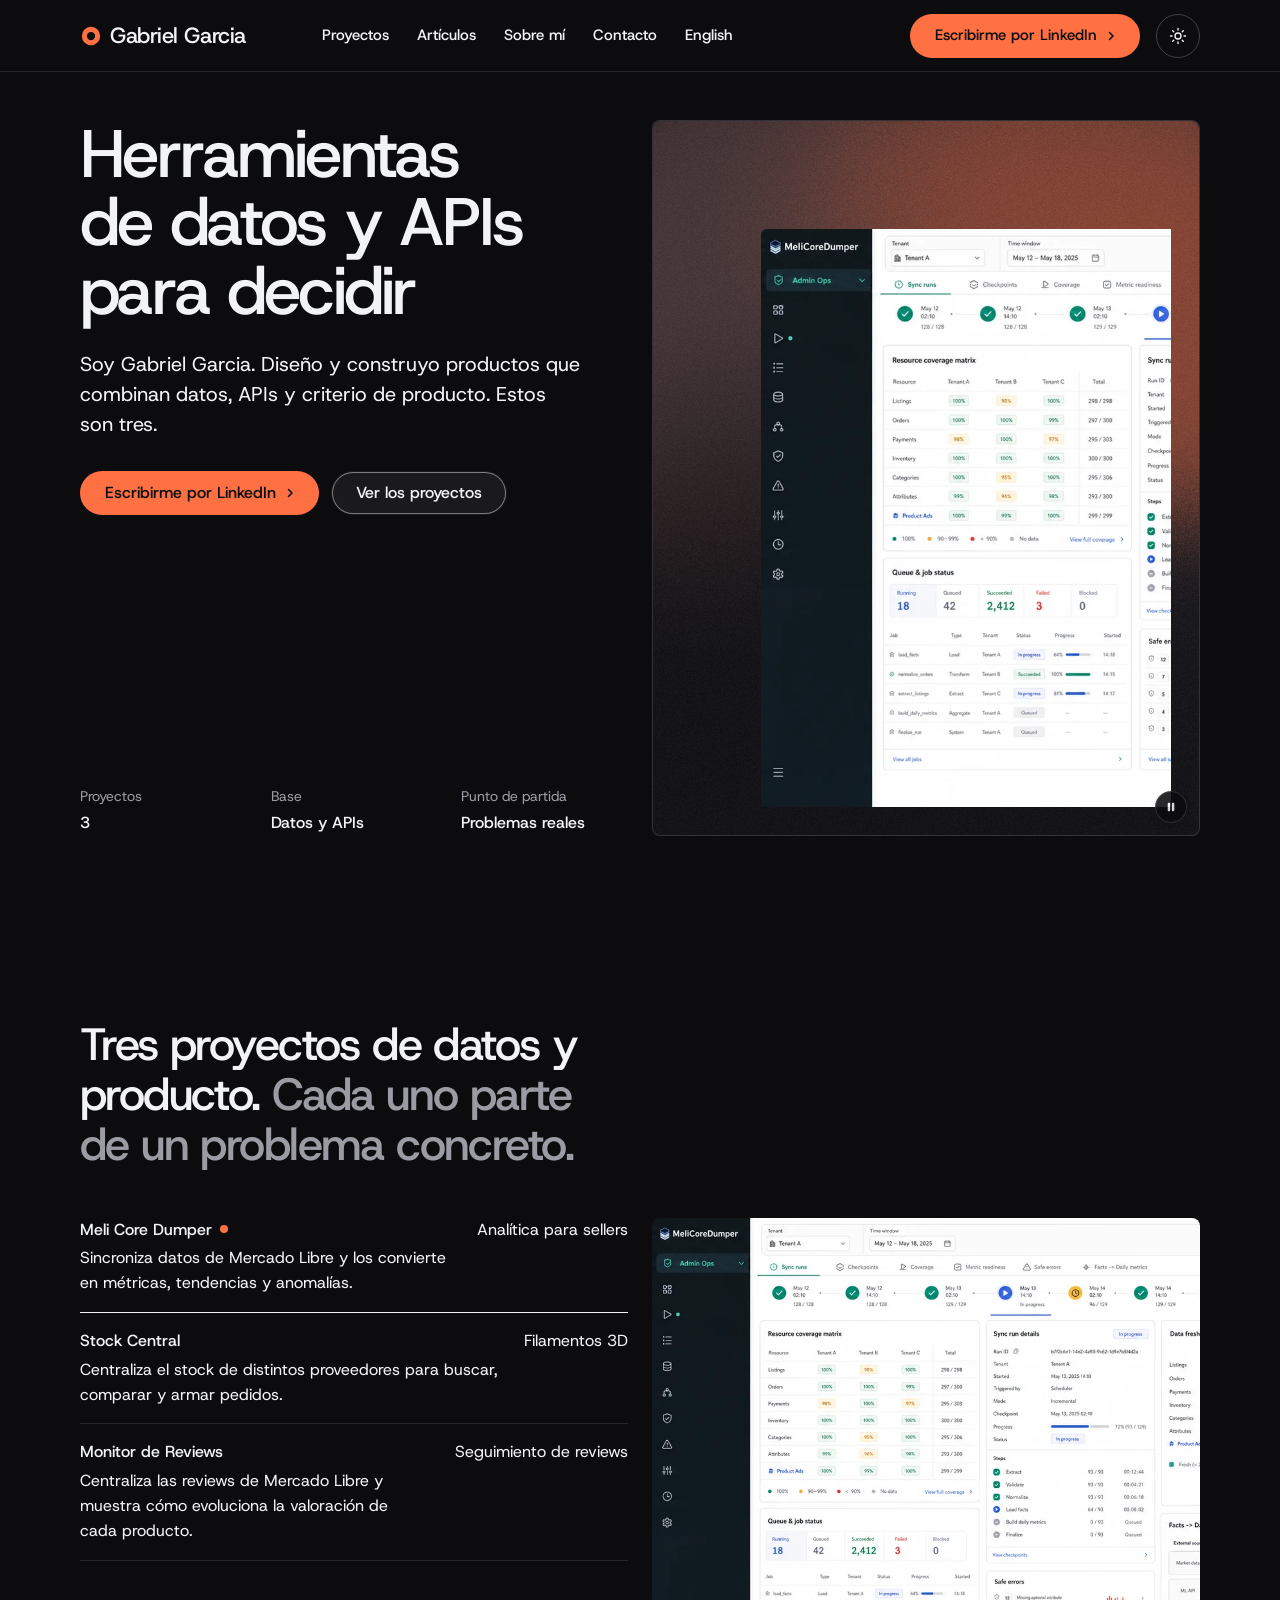
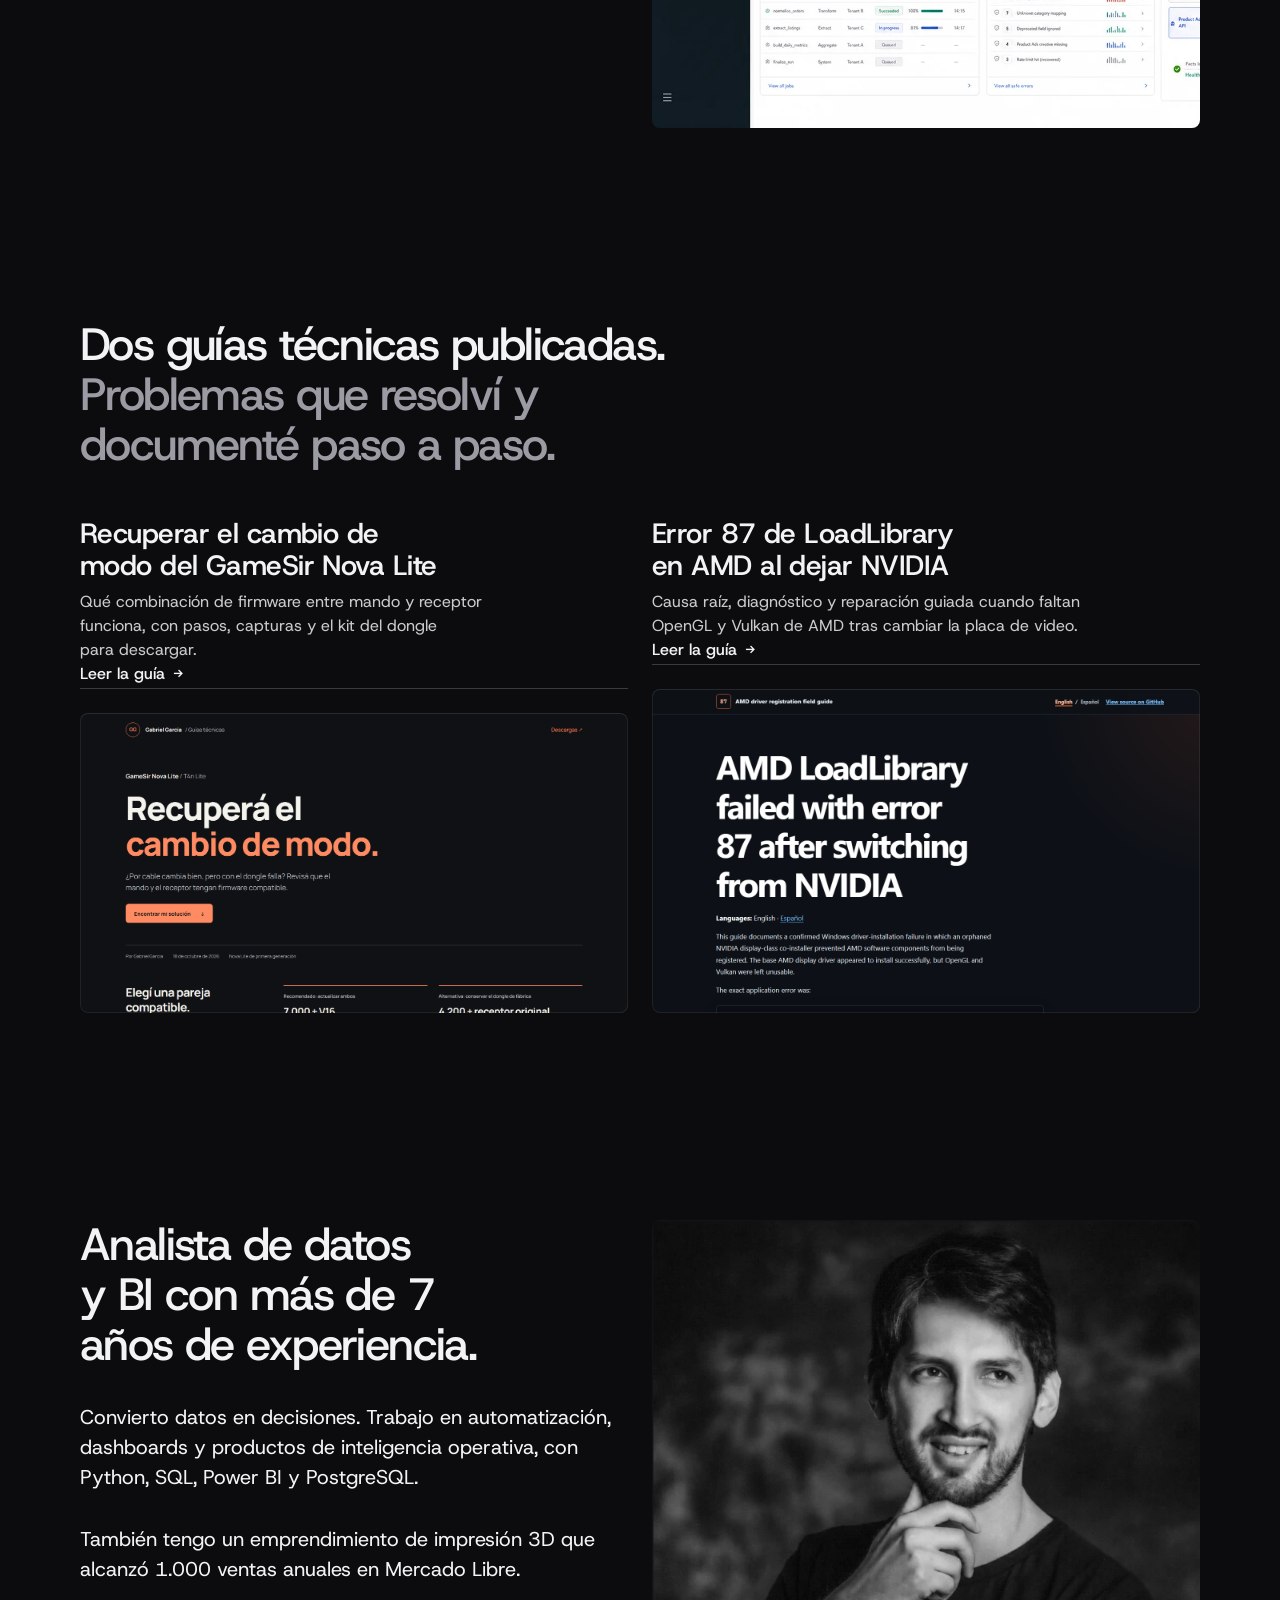
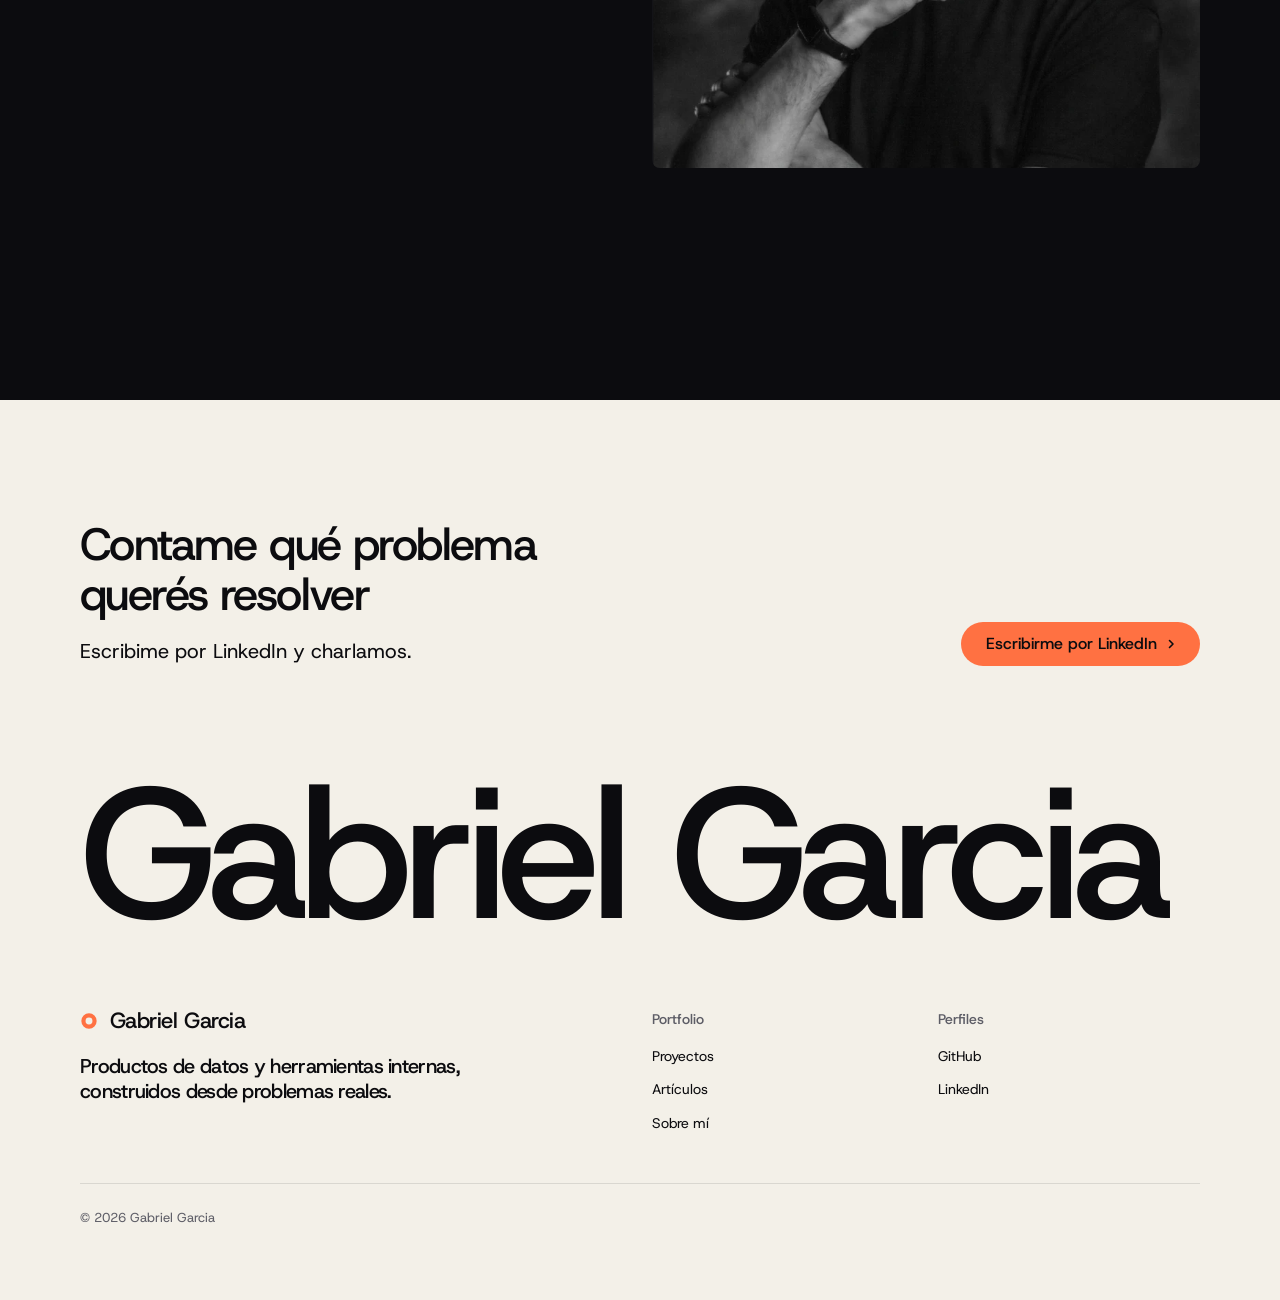
<file: index.html>
<!doctype html>
<!-- Variante taste-skill 2.5: evolución del portfolio sobre la rama design/taste-skill-2.5.
     type: software
     deal: hero split, nav (plano, sin panel), close close-word, footer footer-dark, rhythm space,
           buttons pill, mark ring, palette white-signal-red, type host, radius sharp
     Acción principal: "Escribirme por LinkedIn" (nav, hero y cierre). -->
<html lang="es" data-type="software" data-radius="sharp" data-buttons="pill" data-motion>
<head>
<meta charset="utf-8">
<meta name="viewport" content="width=device-width, initial-scale=1, viewport-fit=cover">
<title>Gabriel Garcia | Herramientas de datos y APIs</title>
<meta name="description" content="Portfolio de Gabriel Garcia: tres productos de datos construidos desde problemas reales, con decisiones de producto, APIs y sistemas operables.">
<link rel="canonical" href="https://zogar89.github.io/Portfolio/">
<link rel="alternate" hreflang="es" href="https://zogar89.github.io/Portfolio/">
<link rel="alternate" hreflang="en" href="https://zogar89.github.io/Portfolio/en/">
<link rel="alternate" hreflang="x-default" href="https://zogar89.github.io/Portfolio/">
<meta name="site-kind" content="software">
<meta name="page-type" content="software">
<link rel="preconnect" href="https://fonts.googleapis.com">
<link rel="preconnect" href="https://fonts.gstatic.com" crossorigin>
<link href="https://fonts.googleapis.com/css2?family=Host+Grotesk:wght@400..700&family=JetBrains+Mono:wght@400..500&display=swap" rel="stylesheet">
<link rel="stylesheet" href="assets/kit/system.css">
<link rel="stylesheet" href="assets/kit/ui/cards.css">
<link rel="stylesheet" href="assets/kit/motion/motion.css">
<link rel="stylesheet" href="assets/kit/backgrounds/backgrounds.css">
<link rel="stylesheet" href="assets/kit/layout/layout.css">
<link rel="stylesheet" href="assets/kit/icons/icon.css">
<script>try{if(localStorage.getItem('theme')==='light'){document.documentElement.dataset.theme='light'}}catch(e){}</script>
<style>
:root {
  /* Paleta oscura del portfolio actual (#0c0c0f + naranja #ff7142), con texto blanco frío en lugar del crema #f3f0e8 */
  --p-bg: #0c0c0f; --p-surface: #141418; --p-ink: #f2f3f5; --p-muted: #9b9ba4;
  --p-accent: #ff7142; --p-accent-ink: #0c0c0f; --p-action: #ff7142; --p-action-ink: #0c0c0f;
  --p-inv-bg: #f3f0e8; --p-inv-surface: #e9e5da; --p-inv-ink: #0c0c0f; --p-inv-muted: #5d5d66;
  --p-inv-accent: #ff7142; --p-inv-accent-ink: #0c0c0f; --p-inv-action: #ff7142; --p-inv-action-ink: #0c0c0f;
  --font-display: "Host Grotesk", system-ui, sans-serif;
  --font-text: "Host Grotesk", system-ui, sans-serif;
  --font-mono: "JetBrains Mono", ui-monospace, "SFMono-Regular", Menlo, Consolas, monospace;
  --display-weight: 500;
  --display-tracking: -0.035em;
  --display-tracking-xl: -0.04em;
  --ground-bg: #1a1a1f; --ground-surface: #23232a; --ground-ink: #f2f3f5; --ground-muted: #9b9ba4; --ground-accent: #ff7142;
}
/* Modo claro: el crema de antes (#f3f0e8). Oscuro es el predeterminado. El pie (contacto) siempre es el inverso de la página: crema en oscuro, oscuro en claro. */
html[data-theme="light"] {
  --p-bg: #f3f0e8; --p-surface: #e9e5da; --p-ink: #0c0c0f; --p-muted: #5d5d66;
  --p-accent: #ff7142; --p-accent-ink: #0c0c0f; --p-action: #ff7142; --p-action-ink: #0c0c0f;
  --ground-bg: #dedad0; --ground-surface: #ebe7dd; --ground-ink: #0c0c0f; --ground-muted: #5d5d66; --ground-accent: #ff7142;
  --p-inv-bg: #0c0c0f; --p-inv-surface: #141418; --p-inv-ink: #f2f3f5; --p-inv-muted: #9b9ba4;
}
.theme-toggle { display: inline-grid; place-items: center; flex: none; width: 44px; height: 44px; padding: 0; margin: 0;
  border: 1px solid color-mix(in oklab, var(--ink) 22%, transparent); border-radius: 999px; background: transparent; color: var(--ink); cursor: pointer; }
.theme-toggle:hover { background: color-mix(in oklab, var(--ink) 8%, transparent); }
.theme-toggle:focus-visible { outline: 2px solid var(--action); outline-offset: 2px; }
.nav:not(.is-open) .nav__actions > .theme-toggle { display: inline-grid; }
html[data-theme="light"] .theme-toggle .i-sun, html:not([data-theme="light"]) .theme-toggle .i-moon { display: none; }
.frame__img { object-position: top left; }
.btn--secondary { background: transparent; box-shadow: inset 0 0 0 1px color-mix(in oklab, var(--ink) 45%, transparent); }
.btn--secondary:hover { background: color-mix(in oklab, var(--ink) 10%, transparent); }
.rows__name a { text-decoration: underline; text-decoration-color: transparent; text-underline-offset: 5px; text-decoration-thickness: 1px; transition: text-decoration-color .2s; }
.rows__name a:hover, .rows li:hover .rows__name a { text-decoration-color: currentColor; }
.close__word { line-height: 1; overflow: visible; }
@media (max-width: 639px) {
  .about__frame { aspect-ratio: 4 / 3; margin-top: var(--s-7); }
  #articulos .panel { --p-h: 360px; }
  #articulos h3 { font-size: 22px; }
}
.hero-fx { position: relative; overflow: hidden; }
.hero-fx__shot { position: absolute; z-index: 1; left: 40px; top: 40px; width: calc(100% - 40px); height: calc(100% - 40px); object-fit: cover; object-position: top left; border-top-left-radius: var(--r-md); }
@media (max-width: 639px) { .hero-fx__shot { left: 16px; top: 16px; width: calc(100% - 16px); height: calc(100% - 16px); } }
.about__img { object-position: center 20%; }
.about__frame { aspect-ratio: 1 / 1; }
#articulos .panel { --p-h: 300px; }
#articulos h3 { font-size: 28px; line-height: 1.15; letter-spacing: -0.02em; }
@media (max-width: 639px) { #articulos h3 { font-size: 24px; } }
@media (max-width: 639px) {
  .nav:not(.is-open) .nav__actions { display: flex; margin-left: auto; }
  .nav:not(.is-open) .nav__actions .btn { display: none; }
  .nav:not(.is-open) .nav__actions + .nav__toggle { margin-left: 0; }
  .close__word { font-size: 11vw; }
}
@media (max-width: 1279px) and (min-width: 640px) {
  .close__word { font-size: 13vw; }
}
</style>
<link rel="stylesheet" href="assets/kit/ui/base.css">
<script src="assets/kit/backgrounds/backgrounds.js"></script>
</head>
<body>

<header class="nav">
  <div class="wrap nav__bar">
    <a class="nav__logo" href="#top"><span class="mark" data-mark="ring" aria-hidden="true"></span>Gabriel Garcia</a>
    <nav class="nav__links" aria-label="Principal">
      <div class="nav__item"><a class="nav__link" href="#proyectos">Proyectos</a></div>
      <div class="nav__item"><a class="nav__link" href="#articulos">Artículos</a></div>
      <div class="nav__item"><a class="nav__link" href="#sobre-mi">Sobre mí</a></div>
      <div class="nav__item"><a class="nav__link" href="#contact">Contacto</a></div>
      <div class="nav__item"><a class="nav__link" href="en/" hreflang="en" lang="en">English</a></div>
    </nav>
    <div class="nav__actions">
      <a class="btn btn--primary" href="https://www.linkedin.com/in/gabrielalejandrogarcia/" rel="noreferrer">Escribirme por LinkedIn<svg class="m-arrow" viewBox="0 0 12 12" aria-hidden="true"><path class="m-arrow__stem" d="M1 6h8"/><path class="m-arrow__head" d="M4.5 2.5 8 6l-3.5 3.5"/></svg></a>
      <button class="theme-toggle" type="button" data-theme-toggle data-label-light="Cambiar a modo claro" data-label-dark="Cambiar a modo oscuro" aria-label="Cambiar a modo claro" title="Cambiar a modo claro">
        <svg class="i-sun" width="18" height="18" viewBox="0 0 24 24" aria-hidden="true" fill="none" stroke="currentColor" stroke-width="1.8" stroke-linecap="round"><circle cx="12" cy="12" r="4"/><path d="M12 2v2M12 20v2M4.9 4.9l1.4 1.4M17.7 17.7l1.4 1.4M2 12h2M20 12h2M4.9 19.1l1.4-1.4M17.7 6.3l1.4-1.4"/></svg>
        <svg class="i-moon" width="18" height="18" viewBox="0 0 24 24" aria-hidden="true" fill="none" stroke="currentColor" stroke-width="1.8" stroke-linecap="round" stroke-linejoin="round"><path d="M20 14.5A8 8 0 0 1 9.5 4 8 8 0 1 0 20 14.5z"/></svg>
      </button>
    </div>
    <button class="nav__toggle" type="button" aria-expanded="false" aria-label="Menú">
      <svg width="18" height="18" viewBox="0 0 18 18" aria-hidden="true"><path d="M2 5h14M2 13h14" stroke="currentColor" stroke-width="1.6" stroke-linecap="round"/></svg>
    </button>
  </div>
</header>

<main id="top">

  <section class="hero hero--split" aria-labelledby="hero-h">
    <div class="wrap">
      <div class="hero-text grid hero-split">
        <div class="hero-copy span-6">
          <h1 id="hero-h">Herramientas de datos y APIs para decidir</h1>
          <p class="t-lead">Soy Gabriel Garcia. Diseño y construyo productos que combinan datos, APIs y criterio de producto. Estos son tres.</p>
          <div class="btn-row">
            <a class="btn btn--primary" href="https://www.linkedin.com/in/gabrielalejandrogarcia/" rel="noreferrer">Escribirme por LinkedIn<svg class="m-arrow" viewBox="0 0 12 12" aria-hidden="true"><path class="m-arrow__stem" d="M1 6h8"/><path class="m-arrow__head" d="M4.5 2.5 8 6l-3.5 3.5"/></svg></a>
            <a class="btn btn--secondary" href="#proyectos">Ver los proyectos</a>
          </div>
          <dl class="hero-facts">
            <div><dt>Proyectos</dt><dd>3</dd></div>
            <div><dt>Base</dt><dd>Datos y APIs</dd></div>
            <div><dt>Punto de partida</dt><dd>Problemas reales</dd></div>
          </dl>
        </div>
        <div class="hero-visual frame hero-fx span-6 start-7" data-fx="grain-gradient" data-fx-seed="7">
          <img class="hero-fx__shot" src="assets/projects/meli-core-dumper-1600.webp" alt="Panel de Meli Core Dumper con métricas, tendencias y anomalías de Mercado Libre" width="1600" height="900" fetchpriority="high">
        </div>
      </div>
    </div>
  </section>

  <section class="section" id="proyectos" aria-labelledby="proyectos-h" style="--hm: 2">
    <div class="wrap">
      <div class="section-head">
        <h2 id="proyectos-h">Tres proyectos de datos y producto. <span class="muted">Cada uno parte de un problema concreto.</span></h2>
      </div>
      <div class="grid grid--top fill" data-peek>
        <ul class="rows span-6">
          <li data-peek-to="meli" tabindex="0">
            <span class="rows__name"><a href="projects/meli-core-dumper/">Meli Core Dumper</a></span>
            <p>Sincroniza datos de Mercado Libre y los convierte en métricas, tendencias y anomalías.</p>
            <span class="rows__value">Analítica para sellers</span>
          </li>
          <li data-peek-to="stock" tabindex="0">
            <span class="rows__name"><a href="projects/stock-central/">Stock Central</a></span>
            <p>Centraliza el stock de distintos proveedores para buscar, comparar y armar pedidos.</p>
            <span class="rows__value">Filamentos 3D</span>
          </li>
          <li data-peek-to="reviews" tabindex="0">
            <span class="rows__name"><a href="projects/monitor-reviews/">Monitor de Reviews</a></span>
            <p>Centraliza las reviews de Mercado Libre y muestra cómo evoluciona la valoración de cada producto.</p>
            <span class="rows__value">Seguimiento de reviews</span>
          </li>
        </ul>
        <div class="frame frame--photo frame--fill span-6 start-7">
          <img class="frame__img" data-peek-for="meli" src="assets/projects/meli-core-dumper-1600.webp" alt="Panel operativo de Meli Core Dumper" width="1600" height="900">
          <img class="frame__img" data-peek-for="stock" src="assets/projects/stock-central-1600.webp" alt="Catálogo público de filamentos de Stock Central" width="1600" height="900" loading="lazy" hidden>
          <img class="frame__img" data-peek-for="reviews" src="assets/projects/monitor-reviews-1600.webp" alt="Panel de Monitor de Reviews con señales operativas" width="1600" height="900" loading="lazy" hidden>
        </div>
      </div>
    </div>
  </section>

  <section class="section" id="articulos" aria-labelledby="articulos-h" style="--hm: 2">
    <div class="wrap">
      <div class="section-head">
        <h2 id="articulos-h">Dos guías técnicas publicadas. <span class="muted">Problemas que resolví y documenté paso a paso.</span></h2>
      </div>
      <div class="grid">
        <article class="card card--open card--row span-6">
          <h3>Recuperar el cambio de modo del GameSir Nova Lite</h3>
          <p>Qué combinación de firmware entre mando y receptor funciona, con pasos, capturas y el kit del dongle para descargar.</p>
          <a class="link" href="https://zogar89.github.io/gamesir-nova-lite-solucion/" rel="noreferrer">Leer la guía</a>
          <a class="panel" href="https://zogar89.github.io/gamesir-nova-lite-solucion/" rel="noreferrer" tabindex="-1" aria-hidden="true">
            <img class="frame__img" src="assets/articles/nova-lite-solucion.png" alt="" width="1440" height="810" loading="lazy">
          </a>
        </article>
        <article class="card card--open card--row span-6">
          <h3>Error 87 de LoadLibrary en AMD al dejar NVIDIA</h3>
          <p>Causa raíz, diagnóstico y reparación guiada cuando faltan OpenGL y Vulkan de AMD tras cambiar la placa de video.</p>
          <a class="link" href="https://zogar89.github.io/amd-loadlibrary-error-87-fix/" rel="noreferrer">Leer la guía</a>
          <a class="panel" href="https://zogar89.github.io/amd-loadlibrary-error-87-fix/" rel="noreferrer" tabindex="-1" aria-hidden="true">
            <img class="frame__img" src="assets/articles/amd-loadlibrary-error-87.png" alt="" width="1440" height="810" loading="lazy">
          </a>
        </article>
      </div>
    </div>
  </section>

  <section class="section" id="sobre-mi" aria-labelledby="sobre-mi-h">
    <div class="wrap">
      <div class="grid grid--top">
        <div class="span-6 stack-6">
          <h2 id="sobre-mi-h">Analista de datos y BI con más de 7 años de experiencia.</h2>
          <p class="t-lead">Convierto datos en decisiones. Trabajo en automatización, dashboards y productos de inteligencia operativa, con Python, SQL, Power BI y PostgreSQL.</p>
          <p class="t-lead">También tengo un emprendimiento de impresión 3D que alcanzó 1.000 ventas anuales en Mercado Libre.</p>
        </div>
        <div class="frame frame--photo about__frame span-6 start-7">
          <img class="frame__img about__img" src="assets/about/gabriel.webp" alt="Retrato de Gabriel Garcia" width="800" height="800" loading="lazy">
        </div>
      </div>
    </div>
  </section>

</main>

<footer class="footer closing ground-inverse" id="contact" aria-labelledby="close-h">
  <div class="wrap">
    <div class="closing__cta close--word">
      <div class="section-head--split">
        <div>
          <h2 id="close-h">Contame qué problema querés resolver</h2>
          <p class="t-lead">Escribime por LinkedIn y charlamos.</p>
        </div>
        <a class="btn btn--primary" href="https://www.linkedin.com/in/gabrielalejandrogarcia/" rel="noreferrer">Escribirme por LinkedIn<svg class="m-arrow" viewBox="0 0 12 12" aria-hidden="true"><path class="m-arrow__stem" d="M1 6h8"/><path class="m-arrow__head" d="M4.5 2.5 8 6l-3.5 3.5"/></svg></a>
      </div>
      <p class="close__word" aria-hidden="true">Gabriel Garcia</p>
    </div>
    <div class="closing__links">
      <div class="grid">
        <div class="span-6 stack-4">
          <a class="nav__logo" href="#top"><span class="mark" data-mark="ring" aria-hidden="true"></span>Gabriel Garcia</a>
          <p class="footer__lede">Productos de datos y herramientas internas, construidos desde problemas reales.</p>
        </div>
        <div class="span-3 footer__col"><h4>Portfolio</h4><ul><li><a href="#proyectos">Proyectos</a></li><li><a href="#articulos">Artículos</a></li><li><a href="#sobre-mi">Sobre mí</a></li></ul></div>
        <div class="span-3 footer__col"><h4>Perfiles</h4><ul><li><a href="https://github.com/Zogar89" rel="noreferrer">GitHub</a></li><li><a href="https://www.linkedin.com/in/gabrielalejandrogarcia/" rel="noreferrer">LinkedIn</a></li></ul></div>
      </div>
      <div class="footer__legal">
        <span>&copy; 2026 Gabriel Garcia</span>
      </div>
    </div>
  </div>
</footer>

<script type="module" src="assets/kit/system.js"></script>
<script type="module" src="assets/kit/motion/motion.js"></script>
<script type="module" src="assets/kit/layout/layout.js"></script>
<script>
(function () {
  var root = document.documentElement, btn = document.querySelector('[data-theme-toggle]');
  if (!btn) return;
  function paint() {
    var light = root.dataset.theme === 'light';
    var label = light ? btn.dataset.labelDark : btn.dataset.labelLight;
    btn.setAttribute('aria-label', label); btn.title = label;
  }
  paint();
  btn.addEventListener('click', function () {
    var light = root.dataset.theme !== 'light';
    if (light) root.dataset.theme = 'light'; else delete root.dataset.theme;
    root.dataset.tone = light ? 'light' : 'dark';
    try { localStorage.setItem('theme', light ? 'light' : 'dark'); } catch (e) {}
    paint();
  });
})();
</script>
</body>
</html>
</file>
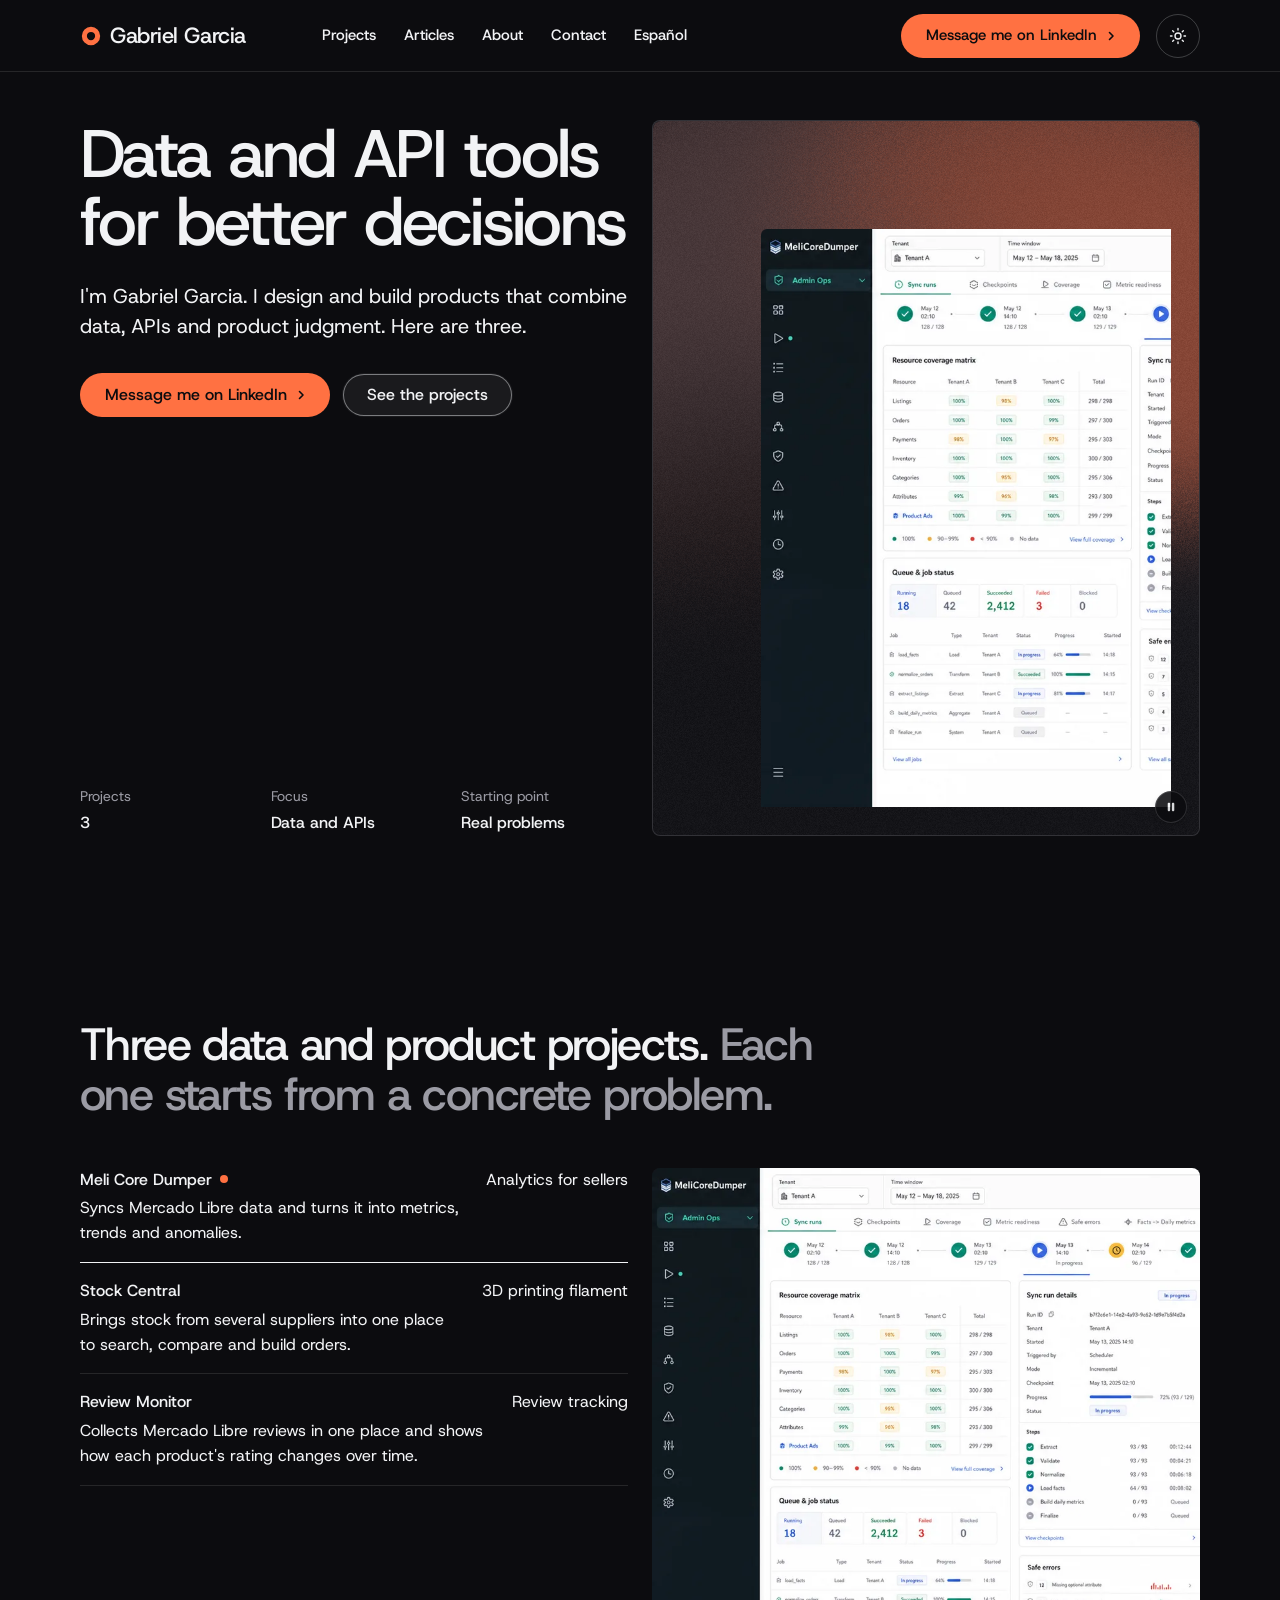
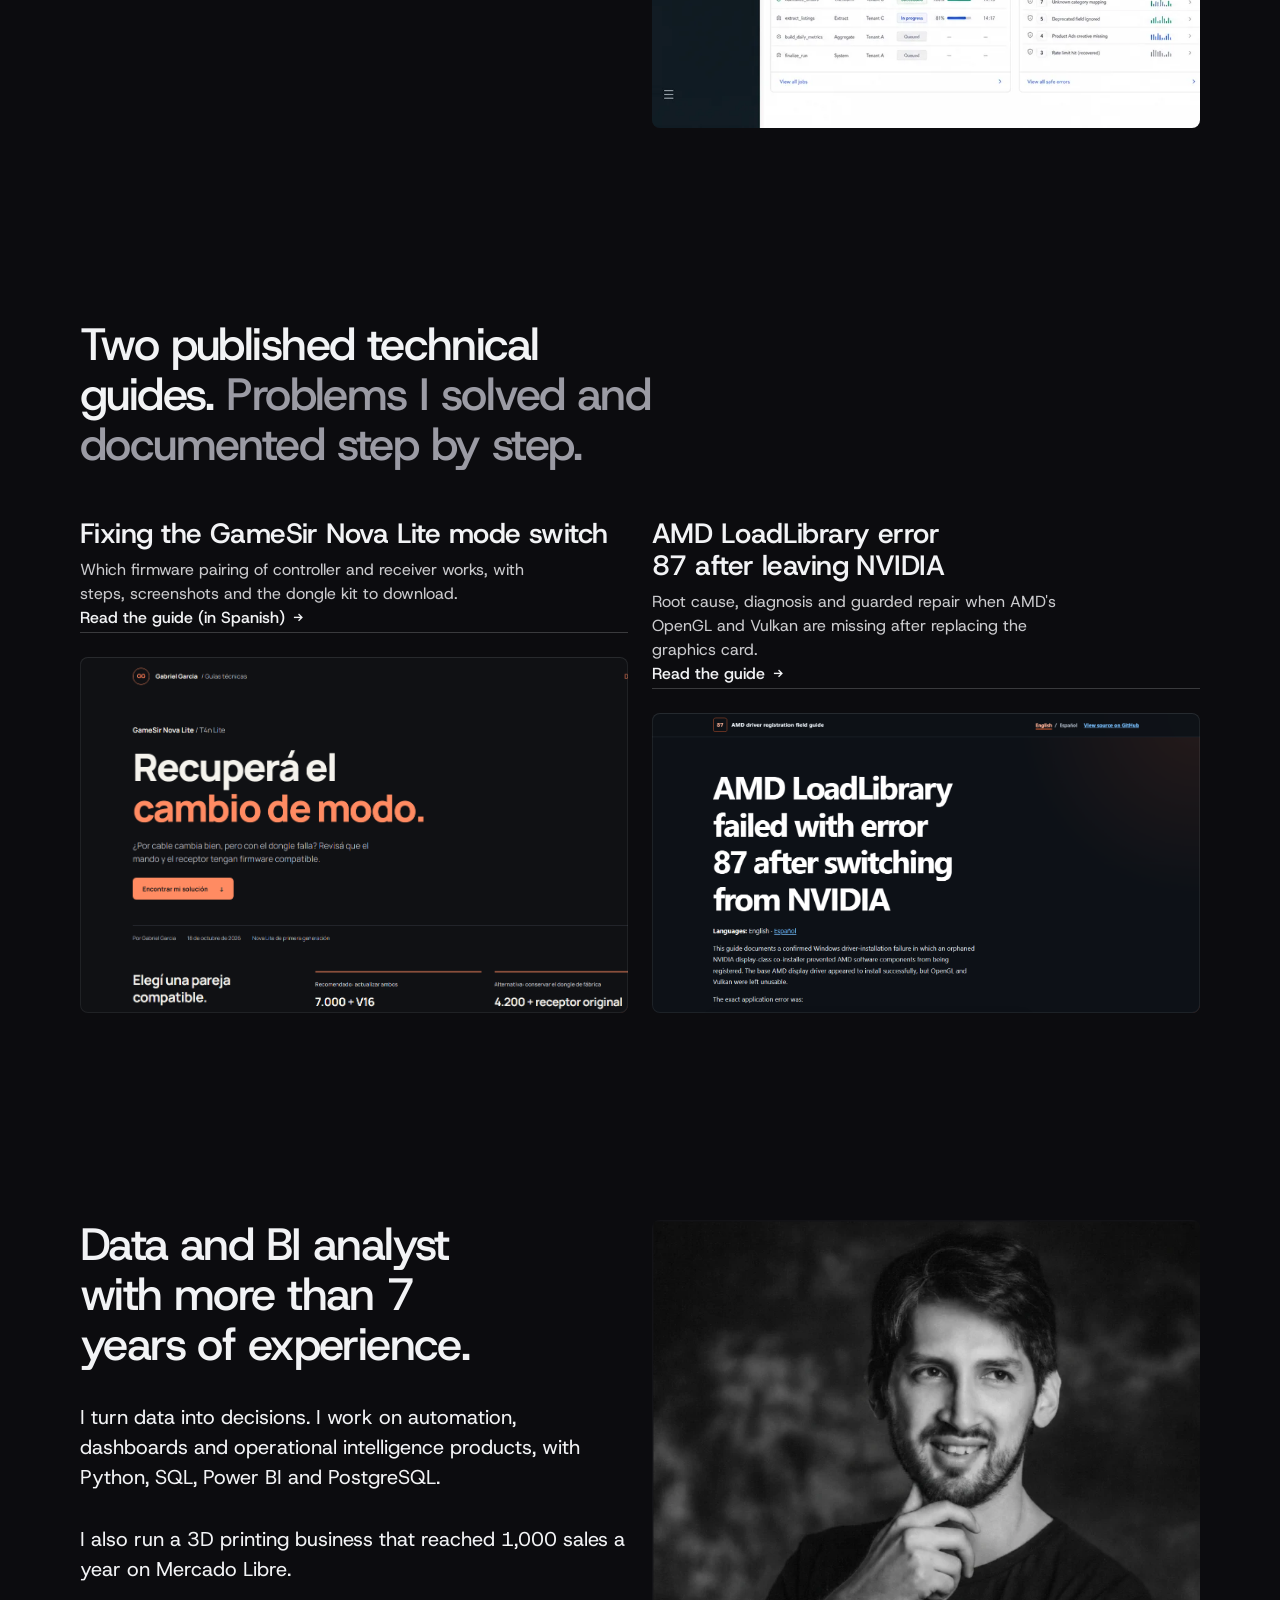
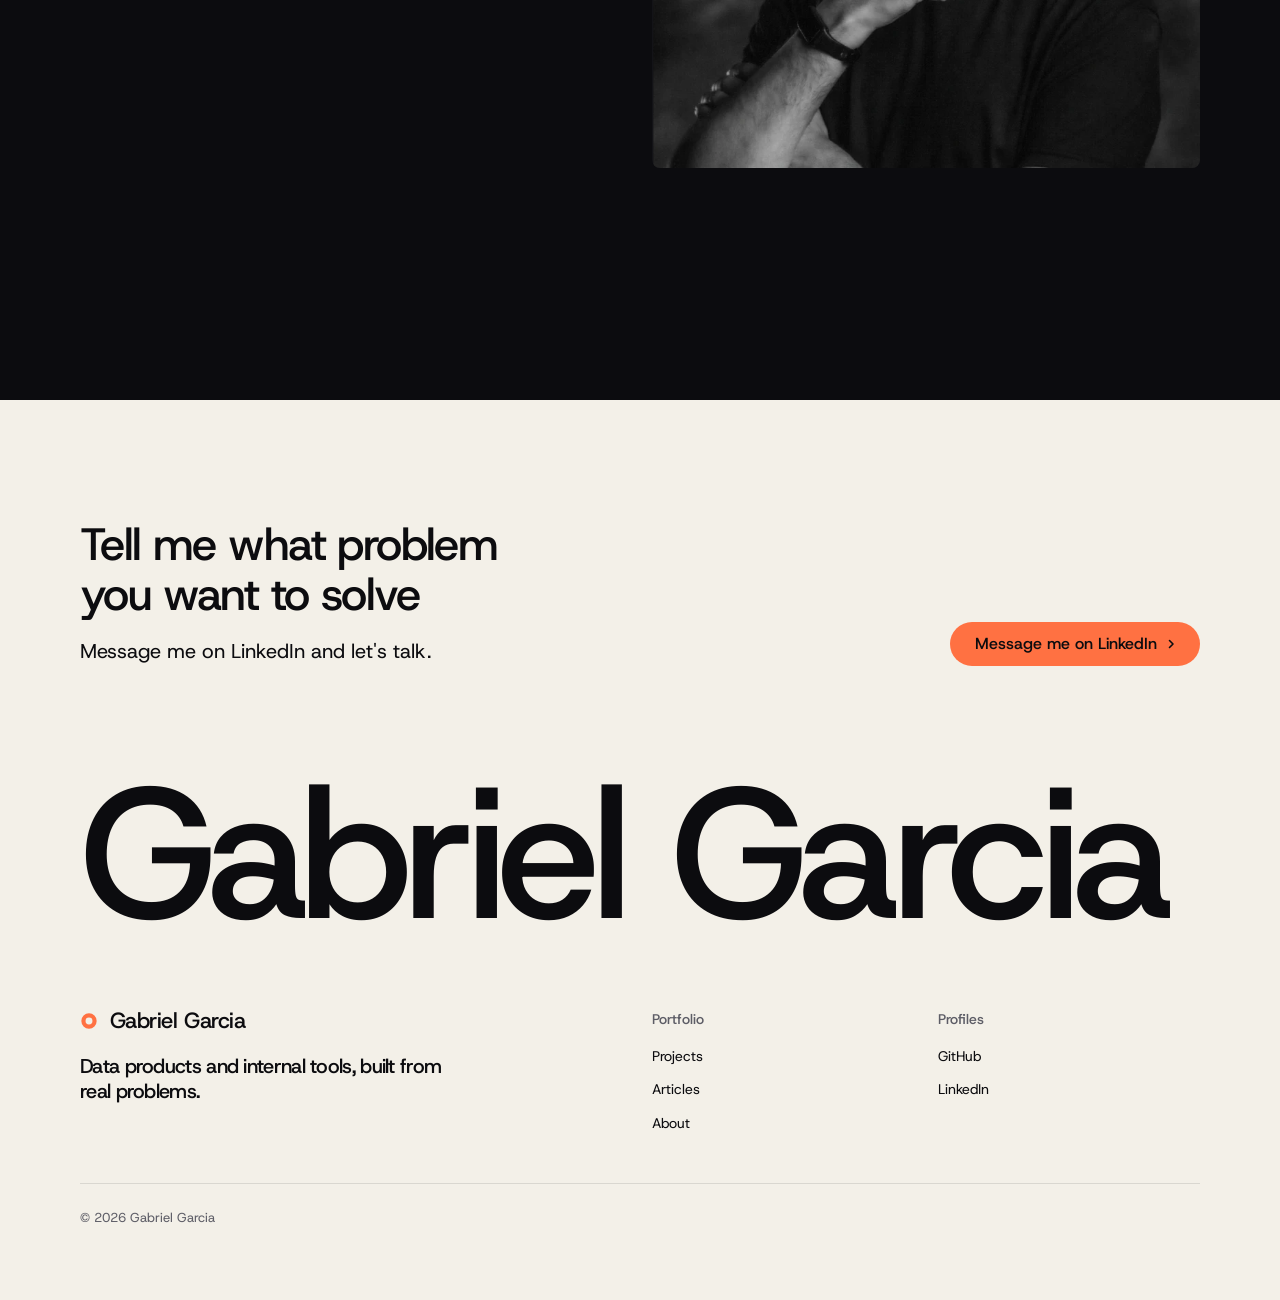
<file: en/index.html>
<!doctype html>
<!-- English version of ../index.html. Rule (see CLAUDE.md): every change to the Spanish page is mirrored here. -->
<html lang="en" data-type="software" data-radius="sharp" data-buttons="pill" data-motion>
<head>
<meta charset="utf-8">
<meta name="viewport" content="width=device-width, initial-scale=1, viewport-fit=cover">
<title>Gabriel Garcia | Data and API tools</title>
<meta name="description" content="Gabriel Garcia's portfolio: three data products built from real problems, with product decisions, APIs and systems that are built to be operated.">
<link rel="canonical" href="https://zogar89.github.io/Portfolio/en/">
<link rel="alternate" hreflang="es" href="https://zogar89.github.io/Portfolio/">
<link rel="alternate" hreflang="en" href="https://zogar89.github.io/Portfolio/en/">
<link rel="alternate" hreflang="x-default" href="https://zogar89.github.io/Portfolio/">
<meta name="site-kind" content="software">
<meta name="page-type" content="software">
<link rel="preconnect" href="https://fonts.googleapis.com">
<link rel="preconnect" href="https://fonts.gstatic.com" crossorigin>
<link href="https://fonts.googleapis.com/css2?family=Host+Grotesk:wght@400..700&family=JetBrains+Mono:wght@400..500&display=swap" rel="stylesheet">
<link rel="stylesheet" href="../assets/kit/system.css">
<link rel="stylesheet" href="../assets/kit/ui/cards.css">
<link rel="stylesheet" href="../assets/kit/motion/motion.css">
<link rel="stylesheet" href="../assets/kit/backgrounds/backgrounds.css">
<link rel="stylesheet" href="../assets/kit/layout/layout.css">
<link rel="stylesheet" href="../assets/kit/icons/icon.css">
<script>try{if(localStorage.getItem('theme')==='light'){document.documentElement.dataset.theme='light'}}catch(e){}</script>
<style>
:root {
  --p-bg: #0c0c0f; --p-surface: #141418; --p-ink: #f2f3f5; --p-muted: #9b9ba4;
  --p-accent: #ff7142; --p-accent-ink: #0c0c0f; --p-action: #ff7142; --p-action-ink: #0c0c0f;
  --p-inv-bg: #f3f0e8; --p-inv-surface: #e9e5da; --p-inv-ink: #0c0c0f; --p-inv-muted: #5d5d66;
  --p-inv-accent: #ff7142; --p-inv-accent-ink: #0c0c0f; --p-inv-action: #ff7142; --p-inv-action-ink: #0c0c0f;
  --font-display: "Host Grotesk", system-ui, sans-serif;
  --font-text: "Host Grotesk", system-ui, sans-serif;
  --font-mono: "JetBrains Mono", ui-monospace, "SFMono-Regular", Menlo, Consolas, monospace;
  --display-weight: 500;
  --display-tracking: -0.035em;
  --display-tracking-xl: -0.04em;
  --ground-bg: #1a1a1f; --ground-surface: #23232a; --ground-ink: #f2f3f5; --ground-muted: #9b9ba4; --ground-accent: #ff7142;
}
/* Modo claro: el crema de antes (#f3f0e8). Oscuro es el predeterminado. El pie (contacto) siempre es el inverso de la página: crema en oscuro, oscuro en claro. */
html[data-theme="light"] {
  --p-bg: #f3f0e8; --p-surface: #e9e5da; --p-ink: #0c0c0f; --p-muted: #5d5d66;
  --p-accent: #ff7142; --p-accent-ink: #0c0c0f; --p-action: #ff7142; --p-action-ink: #0c0c0f;
  --ground-bg: #dedad0; --ground-surface: #ebe7dd; --ground-ink: #0c0c0f; --ground-muted: #5d5d66; --ground-accent: #ff7142;
  --p-inv-bg: #0c0c0f; --p-inv-surface: #141418; --p-inv-ink: #f2f3f5; --p-inv-muted: #9b9ba4;
}
.theme-toggle { display: inline-grid; place-items: center; flex: none; width: 44px; height: 44px; padding: 0; margin: 0;
  border: 1px solid color-mix(in oklab, var(--ink) 22%, transparent); border-radius: 999px; background: transparent; color: var(--ink); cursor: pointer; }
.theme-toggle:hover { background: color-mix(in oklab, var(--ink) 8%, transparent); }
.theme-toggle:focus-visible { outline: 2px solid var(--action); outline-offset: 2px; }
.nav:not(.is-open) .nav__actions > .theme-toggle { display: inline-grid; }
html[data-theme="light"] .theme-toggle .i-sun, html:not([data-theme="light"]) .theme-toggle .i-moon { display: none; }
.frame__img { object-position: top left; }
.btn--secondary { background: transparent; box-shadow: inset 0 0 0 1px color-mix(in oklab, var(--ink) 45%, transparent); }
.btn--secondary:hover { background: color-mix(in oklab, var(--ink) 10%, transparent); }
.rows__name a { text-decoration: underline; text-decoration-color: transparent; text-underline-offset: 5px; text-decoration-thickness: 1px; transition: text-decoration-color .2s; }
.rows__name a:hover, .rows li:hover .rows__name a { text-decoration-color: currentColor; }
.close__word { line-height: 1; overflow: visible; }
@media (max-width: 639px) {
  .about__frame { aspect-ratio: 4 / 3; margin-top: var(--s-7); }
  #articulos .panel { --p-h: 360px; }
  #articulos h3 { font-size: 22px; }
}
.hero-fx { position: relative; overflow: hidden; }
.hero-fx__shot { position: absolute; z-index: 1; left: 40px; top: 40px; width: calc(100% - 40px); height: calc(100% - 40px); object-fit: cover; object-position: top left; border-top-left-radius: var(--r-md); }
@media (max-width: 639px) { .hero-fx__shot { left: 16px; top: 16px; width: calc(100% - 16px); height: calc(100% - 16px); } }
.about__img { object-position: center 20%; }
.about__frame { aspect-ratio: 1 / 1; }
#articles .panel { --p-h: 300px; }
#articles h3 { font-size: 28px; line-height: 1.15; letter-spacing: -0.02em; }
@media (max-width: 639px) { #articles h3 { font-size: 24px; } }
@media (max-width: 639px) {
  .nav:not(.is-open) .nav__actions { display: flex; margin-left: auto; }
  .nav:not(.is-open) .nav__actions .btn { display: none; }
  .nav:not(.is-open) .nav__actions + .nav__toggle { margin-left: 0; }
  .close__word { font-size: 11vw; }
}
@media (max-width: 1279px) and (min-width: 640px) {
  .close__word { font-size: 13vw; }
}
</style>
<link rel="stylesheet" href="../assets/kit/ui/base.css">
<script src="../assets/kit/backgrounds/backgrounds.js"></script>
</head>
<body>

<header class="nav">
  <div class="wrap nav__bar">
    <a class="nav__logo" href="#top"><span class="mark" data-mark="ring" aria-hidden="true"></span>Gabriel Garcia</a>
    <nav class="nav__links" aria-label="Main">
      <div class="nav__item"><a class="nav__link" href="#projects">Projects</a></div>
      <div class="nav__item"><a class="nav__link" href="#articles">Articles</a></div>
      <div class="nav__item"><a class="nav__link" href="#about">About</a></div>
      <div class="nav__item"><a class="nav__link" href="#contact">Contact</a></div>
      <div class="nav__item"><a class="nav__link" href="../" hreflang="es" lang="es">Español</a></div>
    </nav>
    <div class="nav__actions">
      <a class="btn btn--primary" href="https://www.linkedin.com/in/gabrielalejandrogarcia/" rel="noreferrer">Message me on LinkedIn<svg class="m-arrow" viewBox="0 0 12 12" aria-hidden="true"><path class="m-arrow__stem" d="M1 6h8"/><path class="m-arrow__head" d="M4.5 2.5 8 6l-3.5 3.5"/></svg></a>
      <button class="theme-toggle" type="button" data-theme-toggle data-label-light="Switch to light mode" data-label-dark="Switch to dark mode" aria-label="Switch to light mode" title="Switch to light mode">
        <svg class="i-sun" width="18" height="18" viewBox="0 0 24 24" aria-hidden="true" fill="none" stroke="currentColor" stroke-width="1.8" stroke-linecap="round"><circle cx="12" cy="12" r="4"/><path d="M12 2v2M12 20v2M4.9 4.9l1.4 1.4M17.7 17.7l1.4 1.4M2 12h2M20 12h2M4.9 19.1l1.4-1.4M17.7 6.3l1.4-1.4"/></svg>
        <svg class="i-moon" width="18" height="18" viewBox="0 0 24 24" aria-hidden="true" fill="none" stroke="currentColor" stroke-width="1.8" stroke-linecap="round" stroke-linejoin="round"><path d="M20 14.5A8 8 0 0 1 9.5 4 8 8 0 1 0 20 14.5z"/></svg>
      </button>
    </div>
    <button class="nav__toggle" type="button" aria-expanded="false" aria-label="Menu">
      <svg width="18" height="18" viewBox="0 0 18 18" aria-hidden="true"><path d="M2 5h14M2 13h14" stroke="currentColor" stroke-width="1.6" stroke-linecap="round"/></svg>
    </button>
  </div>
</header>

<main id="top">

  <section class="hero hero--split" aria-labelledby="hero-h">
    <div class="wrap">
      <div class="hero-text grid hero-split">
        <div class="hero-copy span-6">
          <h1 id="hero-h">Data and API tools for better decisions</h1>
          <p class="t-lead">I'm Gabriel Garcia. I design and build products that combine data, APIs and product judgment. Here are three.</p>
          <div class="btn-row">
            <a class="btn btn--primary" href="https://www.linkedin.com/in/gabrielalejandrogarcia/" rel="noreferrer">Message me on LinkedIn<svg class="m-arrow" viewBox="0 0 12 12" aria-hidden="true"><path class="m-arrow__stem" d="M1 6h8"/><path class="m-arrow__head" d="M4.5 2.5 8 6l-3.5 3.5"/></svg></a>
            <a class="btn btn--secondary" href="#projects">See the projects</a>
          </div>
          <dl class="hero-facts">
            <div><dt>Projects</dt><dd>3</dd></div>
            <div><dt>Focus</dt><dd>Data and APIs</dd></div>
            <div><dt>Starting point</dt><dd>Real problems</dd></div>
          </dl>
        </div>
        <div class="hero-visual frame hero-fx span-6 start-7" data-fx="grain-gradient" data-fx-seed="7">
          <img class="hero-fx__shot" src="../assets/projects/meli-core-dumper-1600.webp" alt="Meli Core Dumper dashboard with metrics, trends and anomalies from Mercado Libre" width="1600" height="900" fetchpriority="high">
        </div>
      </div>
    </div>
  </section>

  <section class="section" id="projects" aria-labelledby="projects-h" style="--hm: 2">
    <div class="wrap">
      <div class="section-head">
        <h2 id="projects-h">Three data and product projects. <span class="muted">Each one starts from a concrete problem.</span></h2>
      </div>
      <div class="grid grid--top fill" data-peek>
        <ul class="rows span-6">
          <li data-peek-to="meli" tabindex="0">
            <span class="rows__name"><a href="../projects/meli-core-dumper/">Meli Core Dumper</a></span>
            <p>Syncs Mercado Libre data and turns it into metrics, trends and anomalies.</p>
            <span class="rows__value">Analytics for sellers</span>
          </li>
          <li data-peek-to="stock" tabindex="0">
            <span class="rows__name"><a href="../projects/stock-central/">Stock Central</a></span>
            <p>Brings stock from several suppliers into one place to search, compare and build orders.</p>
            <span class="rows__value">3D printing filament</span>
          </li>
          <li data-peek-to="reviews" tabindex="0">
            <span class="rows__name"><a href="../projects/monitor-reviews/">Review Monitor</a></span>
            <p>Collects Mercado Libre reviews in one place and shows how each product's rating changes over time.</p>
            <span class="rows__value">Review tracking</span>
          </li>
        </ul>
        <div class="frame frame--photo frame--fill span-6 start-7">
          <img class="frame__img" data-peek-for="meli" src="../assets/projects/meli-core-dumper-1600.webp" alt="Meli Core Dumper operations dashboard" width="1600" height="900">
          <img class="frame__img" data-peek-for="stock" src="../assets/projects/stock-central-1600.webp" alt="Stock Central public filament catalog" width="1600" height="900" loading="lazy" hidden>
          <img class="frame__img" data-peek-for="reviews" src="../assets/projects/monitor-reviews-1600.webp" alt="Review Monitor dashboard with operational signals" width="1600" height="900" loading="lazy" hidden>
        </div>
      </div>
    </div>
  </section>

  <section class="section" id="articles" aria-labelledby="articles-h" style="--hm: 2">
    <div class="wrap">
      <div class="section-head">
        <h2 id="articles-h">Two published technical guides. <span class="muted">Problems I solved and documented step by step.</span></h2>
      </div>
      <div class="grid">
        <article class="card card--open card--row span-6">
          <h3>Fixing the GameSir Nova Lite mode switch</h3>
          <p>Which firmware pairing of controller and receiver works, with steps, screenshots and the dongle kit to download.</p>
          <a class="link" href="https://zogar89.github.io/gamesir-nova-lite-solucion/" rel="noreferrer" hreflang="es">Read the guide (in Spanish)</a>
          <a class="panel" href="https://zogar89.github.io/gamesir-nova-lite-solucion/" rel="noreferrer" tabindex="-1" aria-hidden="true">
            <img class="frame__img" src="../assets/articles/nova-lite-solucion.png" alt="" width="1440" height="810" loading="lazy">
          </a>
        </article>
        <article class="card card--open card--row span-6">
          <h3>AMD LoadLibrary error 87 after leaving NVIDIA</h3>
          <p>Root cause, diagnosis and guarded repair when AMD's OpenGL and Vulkan are missing after replacing the graphics card.</p>
          <a class="link" href="https://zogar89.github.io/amd-loadlibrary-error-87-fix/" rel="noreferrer" hreflang="en">Read the guide</a>
          <a class="panel" href="https://zogar89.github.io/amd-loadlibrary-error-87-fix/" rel="noreferrer" tabindex="-1" aria-hidden="true">
            <img class="frame__img" src="../assets/articles/amd-loadlibrary-error-87.png" alt="" width="1440" height="810" loading="lazy">
          </a>
        </article>
      </div>
    </div>
  </section>

  <section class="section" id="about" aria-labelledby="about-h">
    <div class="wrap">
      <div class="grid grid--top">
        <div class="span-6 stack-6">
          <h2 id="about-h">Data and BI analyst with more than 7 years of experience.</h2>
          <p class="t-lead">I turn data into decisions. I work on automation, dashboards and operational intelligence products, with Python, SQL, Power BI and PostgreSQL.</p>
          <p class="t-lead">I also run a 3D printing business that reached 1,000 sales a year on Mercado Libre.</p>
        </div>
        <div class="frame frame--photo about__frame span-6 start-7">
          <img class="frame__img about__img" src="../assets/about/gabriel.webp" alt="Portrait of Gabriel Garcia" width="800" height="800" loading="lazy">
        </div>
      </div>
    </div>
  </section>

</main>

<footer class="footer closing ground-inverse" id="contact" aria-labelledby="close-h">
  <div class="wrap">
    <div class="closing__cta close--word">
      <div class="section-head--split">
        <div>
          <h2 id="close-h">Tell me what problem you want to solve</h2>
          <p class="t-lead">Message me on LinkedIn and let's talk.</p>
        </div>
        <a class="btn btn--primary" href="https://www.linkedin.com/in/gabrielalejandrogarcia/" rel="noreferrer">Message me on LinkedIn<svg class="m-arrow" viewBox="0 0 12 12" aria-hidden="true"><path class="m-arrow__stem" d="M1 6h8"/><path class="m-arrow__head" d="M4.5 2.5 8 6l-3.5 3.5"/></svg></a>
      </div>
      <p class="close__word" aria-hidden="true">Gabriel Garcia</p>
    </div>
    <div class="closing__links">
      <div class="grid">
        <div class="span-6 stack-4">
          <a class="nav__logo" href="#top"><span class="mark" data-mark="ring" aria-hidden="true"></span>Gabriel Garcia</a>
          <p class="footer__lede">Data products and internal tools, built from real problems.</p>
        </div>
        <div class="span-3 footer__col"><h4>Portfolio</h4><ul><li><a href="#projects">Projects</a></li><li><a href="#articles">Articles</a></li><li><a href="#about">About</a></li></ul></div>
        <div class="span-3 footer__col"><h4>Profiles</h4><ul><li><a href="https://github.com/Zogar89" rel="noreferrer">GitHub</a></li><li><a href="https://www.linkedin.com/in/gabrielalejandrogarcia/" rel="noreferrer">LinkedIn</a></li></ul></div>
      </div>
      <div class="footer__legal">
        <span>&copy; 2026 Gabriel Garcia</span>
      </div>
    </div>
  </div>
</footer>

<script type="module" src="../assets/kit/system.js"></script>
<script type="module" src="../assets/kit/motion/motion.js"></script>
<script type="module" src="../assets/kit/layout/layout.js"></script>
<script>
(function () {
  var root = document.documentElement, btn = document.querySelector('[data-theme-toggle]');
  if (!btn) return;
  function paint() {
    var light = root.dataset.theme === 'light';
    var label = light ? btn.dataset.labelDark : btn.dataset.labelLight;
    btn.setAttribute('aria-label', label); btn.title = label;
  }
  paint();
  btn.addEventListener('click', function () {
    var light = root.dataset.theme !== 'light';
    if (light) root.dataset.theme = 'light'; else delete root.dataset.theme;
    root.dataset.tone = light ? 'light' : 'dark';
    try { localStorage.setItem('theme', light ? 'light' : 'dark'); } catch (e) {}
    paint();
  });
})();
</script>
</body>
</html>
</file>
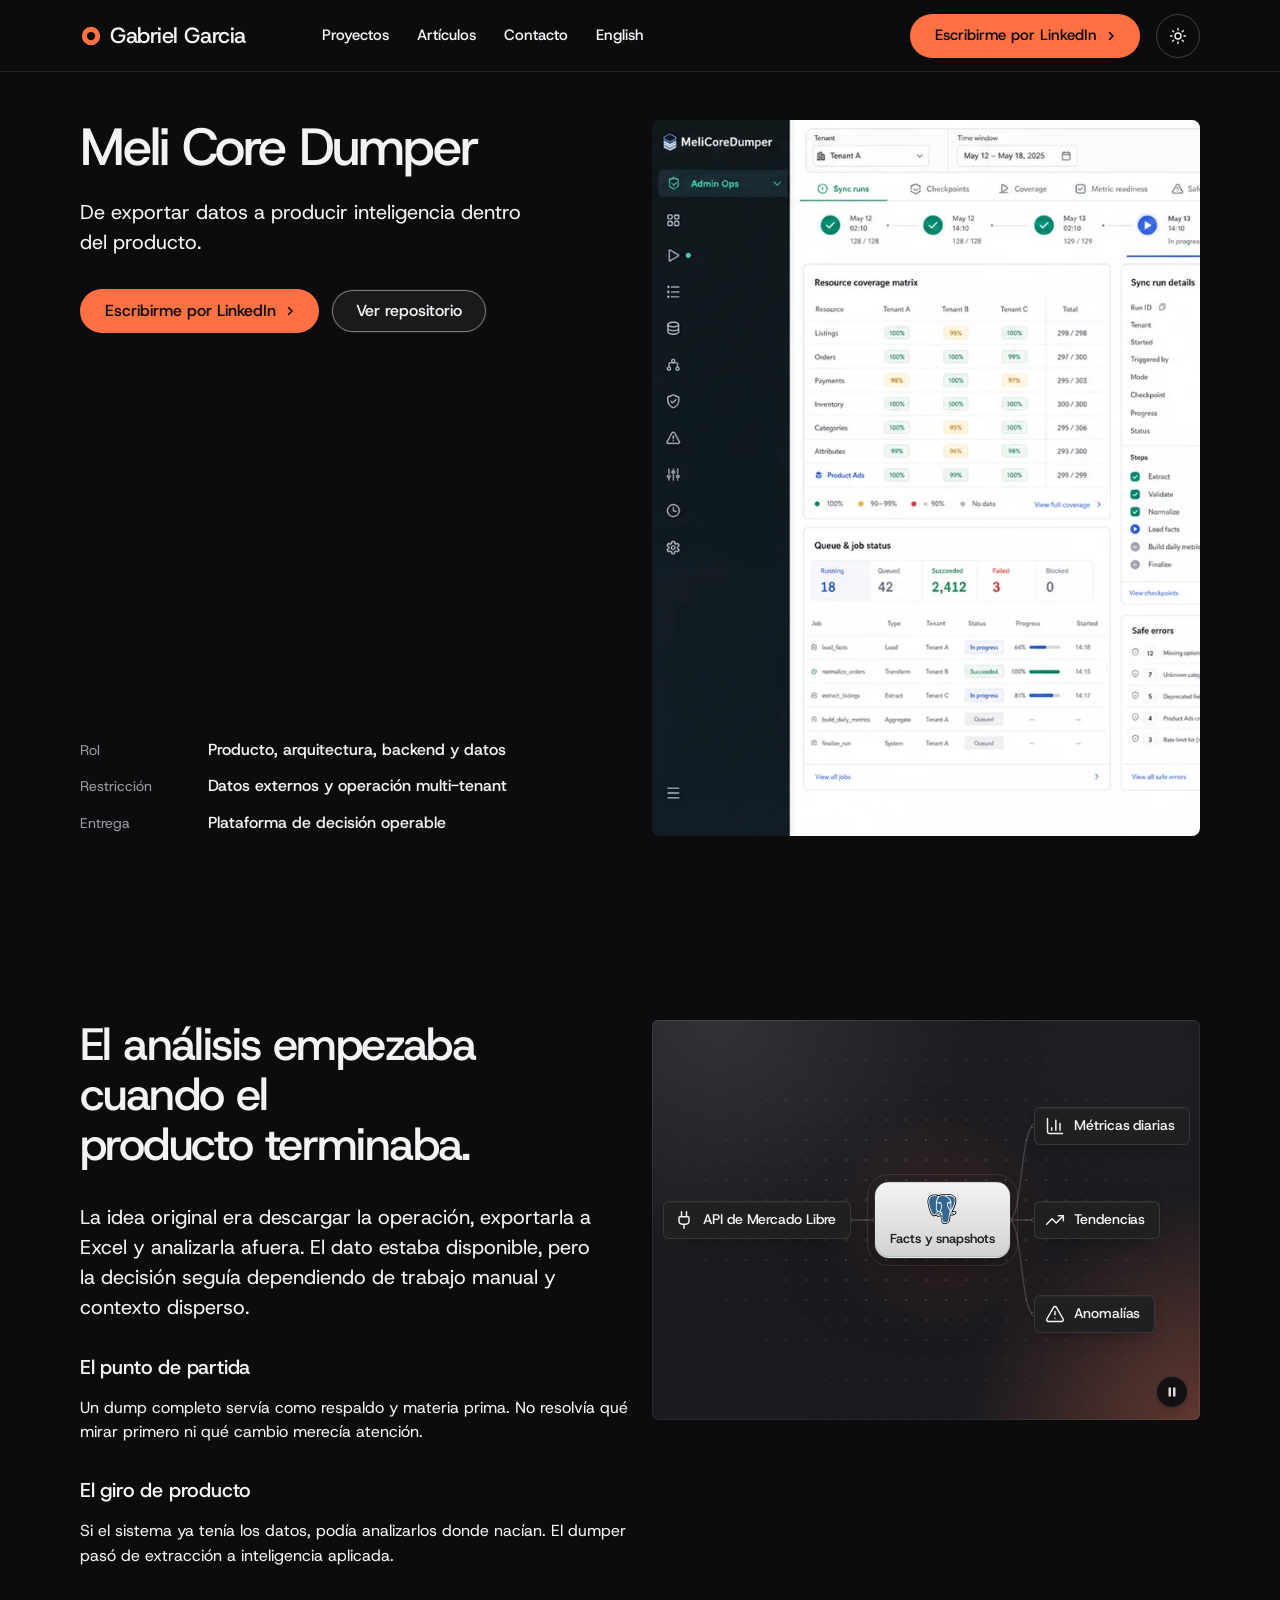
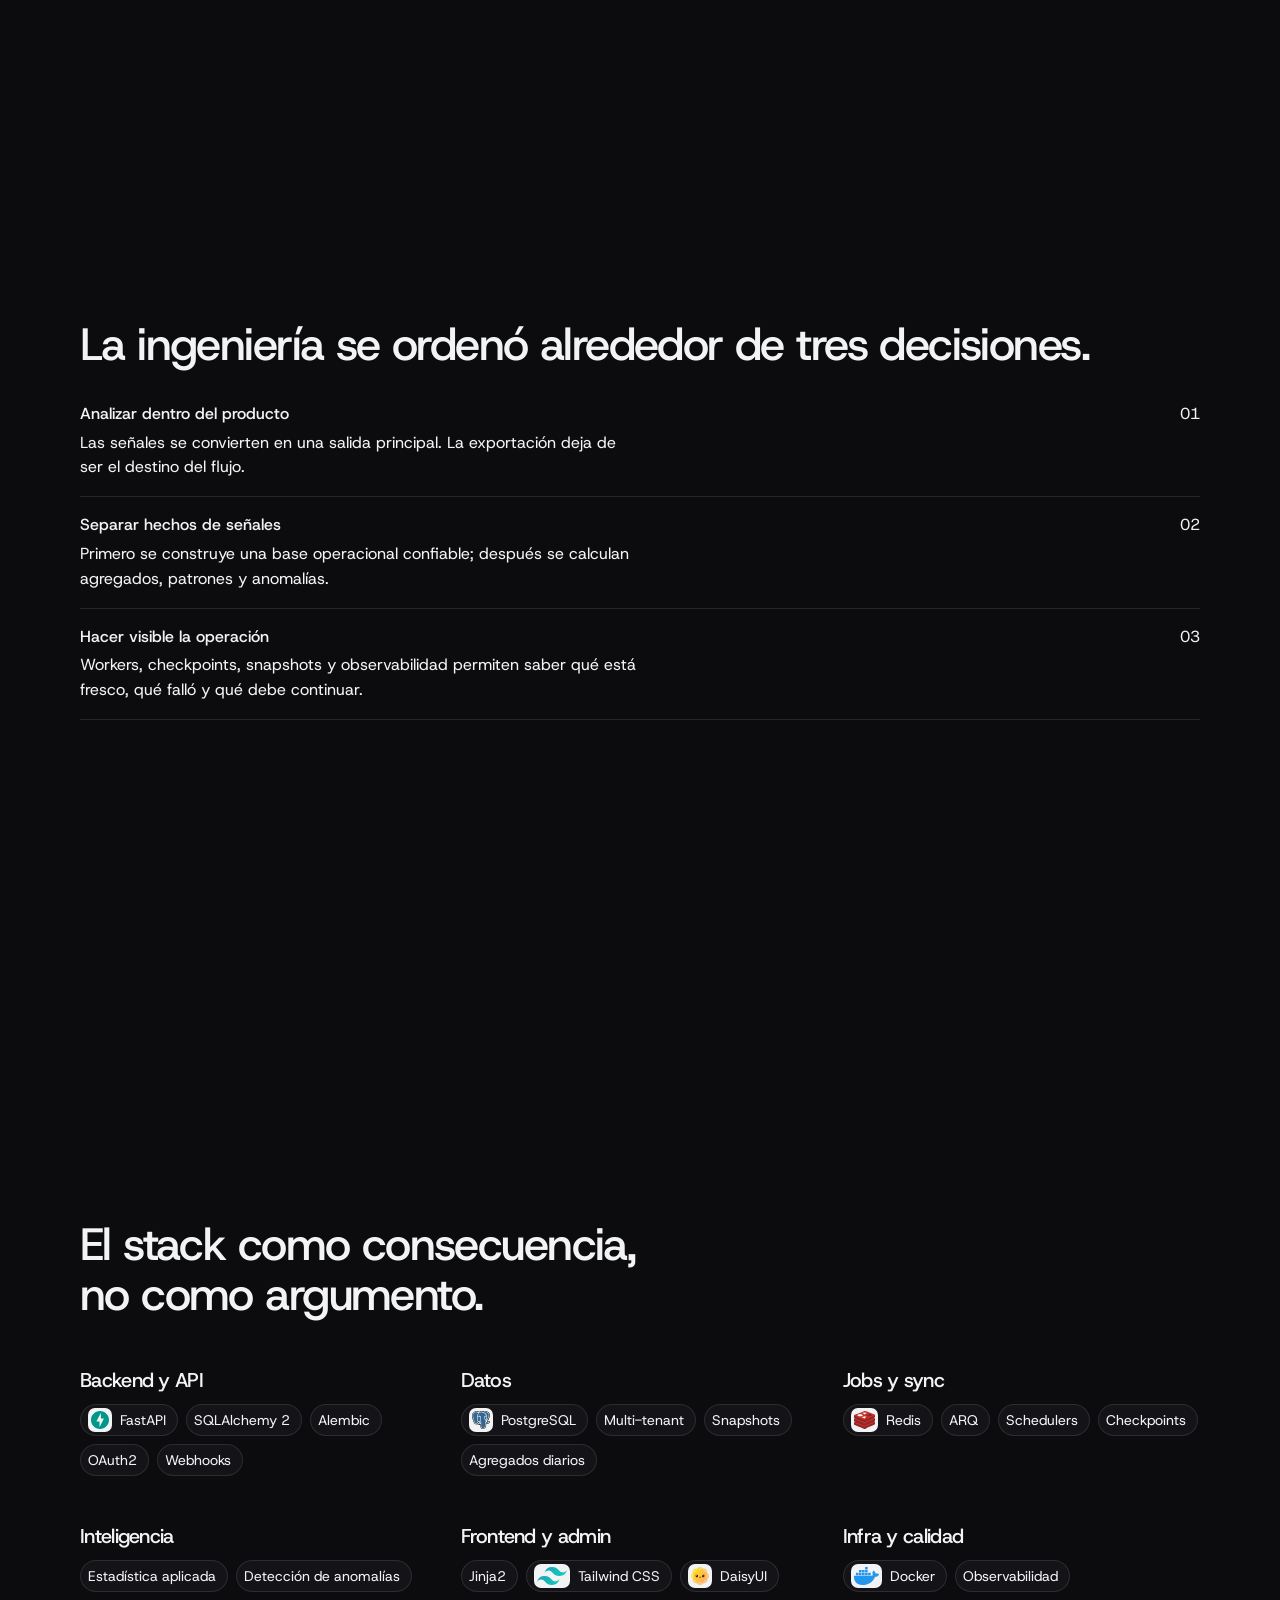
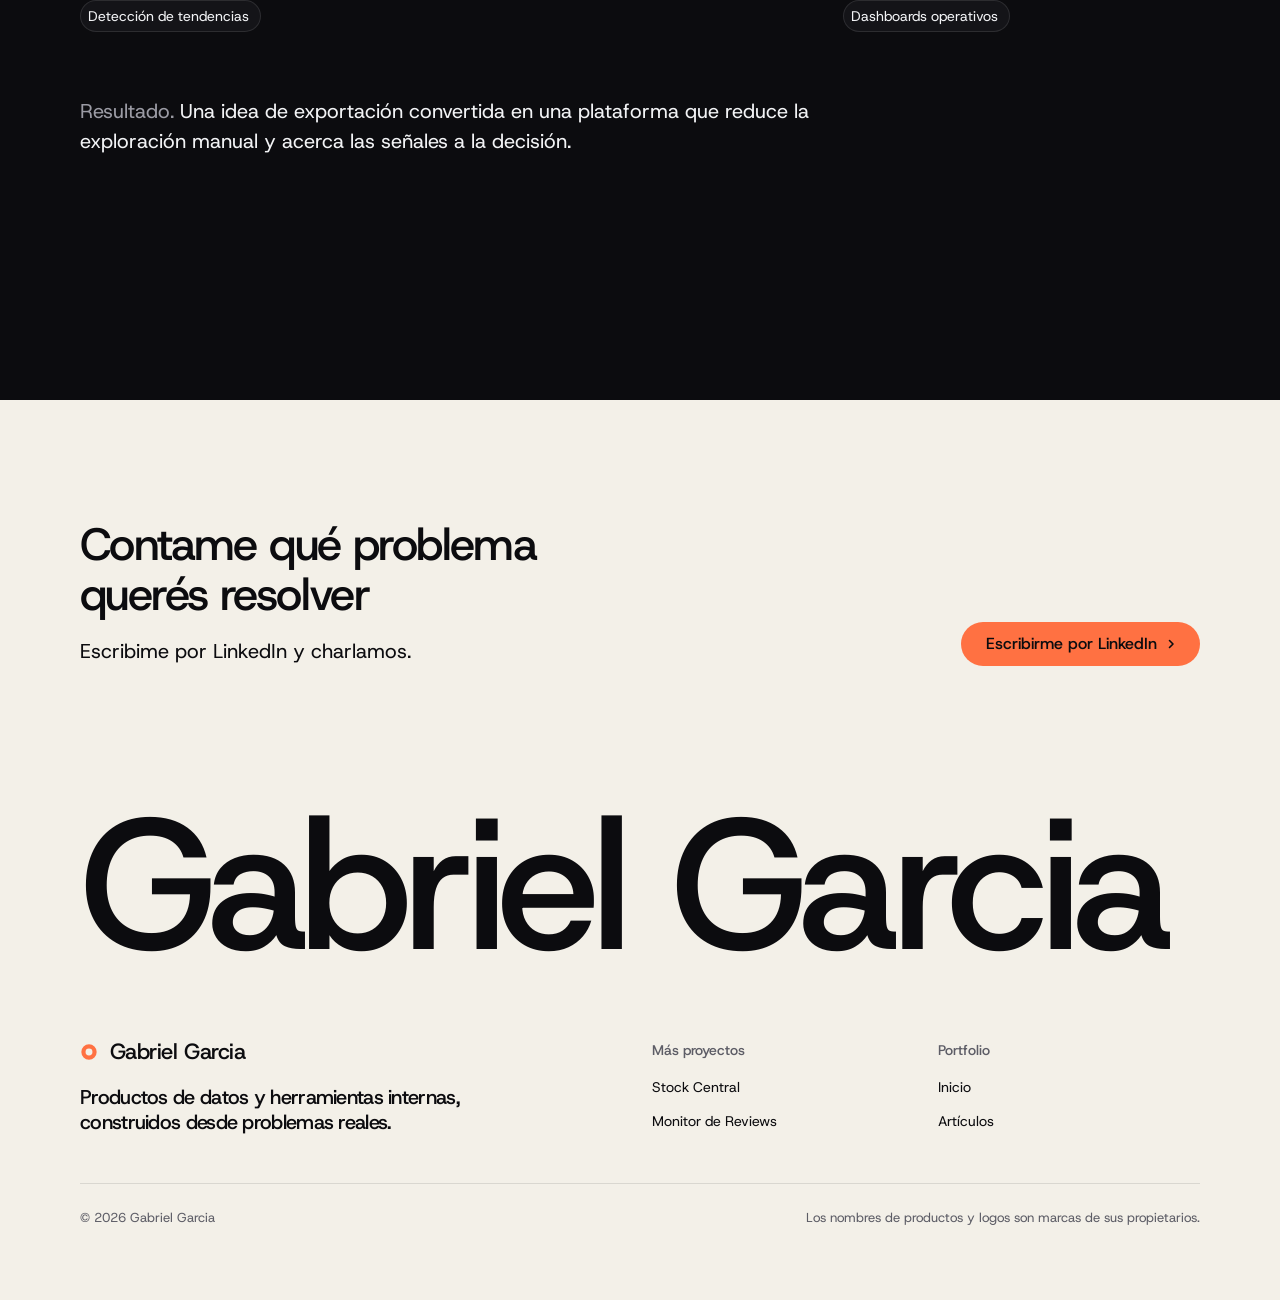
<file: projects/meli-core-dumper/index.html>
<!doctype html>
<html lang="es" data-type="software" data-radius="sharp" data-buttons="pill" data-motion>
<head>
<meta charset="utf-8">
<meta name="viewport" content="width=device-width, initial-scale=1, viewport-fit=cover">
<title>Meli Core Dumper | Gabriel Garcia</title>
<meta name="description" content="Meli Core Dumper: una plataforma de inteligencia de negocios para sellers de Mercado Libre, desde la sincronización operativa hasta las señales para decidir.">
<link rel="canonical" href="https://zogar89.github.io/Portfolio/projects/meli-core-dumper/">
<link rel="alternate" hreflang="es" href="https://zogar89.github.io/Portfolio/projects/meli-core-dumper/">
<link rel="alternate" hreflang="en" href="https://zogar89.github.io/Portfolio/en/projects/meli-core-dumper/">
<link rel="alternate" hreflang="x-default" href="https://zogar89.github.io/Portfolio/projects/meli-core-dumper/">
<meta name="site-kind" content="software">
<meta name="page-type" content="software">
<link rel="preconnect" href="https://fonts.googleapis.com">
<link rel="preconnect" href="https://fonts.gstatic.com" crossorigin>
<link href="https://fonts.googleapis.com/css2?family=Host+Grotesk:wght@400..700&family=JetBrains+Mono:wght@400..500&display=swap" rel="stylesheet">
<link rel="stylesheet" href="../../assets/kit/system.css">
<link rel="stylesheet" href="../../assets/kit/ui/cards.css">
<link rel="stylesheet" href="../../assets/kit/motion/motion.css">
<link rel="stylesheet" href="../../assets/kit/backgrounds/backgrounds.css">
<link rel="stylesheet" href="../../assets/kit/layout/layout.css">
<link rel="stylesheet" href="../../assets/kit/icons/icon.css">
<link rel="stylesheet" href="../../assets/kit/diagrams/diagram.css">
<script>try{if(localStorage.getItem('theme')==='light'){document.documentElement.dataset.theme='light'}}catch(e){}</script>
<style>
:root {
  --p-bg: #0c0c0f; --p-surface: #141418; --p-ink: #f2f3f5; --p-muted: #9b9ba4;
  --p-accent: #ff7142; --p-accent-ink: #0c0c0f; --p-action: #ff7142; --p-action-ink: #0c0c0f;
  --p-inv-bg: #f3f0e8; --p-inv-surface: #e9e5da; --p-inv-ink: #0c0c0f; --p-inv-muted: #5d5d66;
  --p-inv-accent: #ff7142; --p-inv-accent-ink: #0c0c0f; --p-inv-action: #ff7142; --p-inv-action-ink: #0c0c0f;
  --font-display: "Host Grotesk", system-ui, sans-serif;
  --font-text: "Host Grotesk", system-ui, sans-serif;
  --font-mono: "JetBrains Mono", ui-monospace, "SFMono-Regular", Menlo, Consolas, monospace;
  --display-weight: 500;
  --display-tracking: -0.035em;
  --display-tracking-xl: -0.04em;
  --ground-bg: #1a1a1f; --ground-surface: #23232a; --ground-ink: #f2f3f5; --ground-muted: #9b9ba4; --ground-accent: #ff7142;
}
html[data-theme="light"] {
  --ground-bg: #dedad0; --ground-surface: #ebe7dd; --ground-ink: #0c0c0f; --ground-muted: #5d5d66; --ground-accent: #ff7142;
  --p-bg: #f3f0e8; --p-surface: #e9e5da; --p-ink: #0c0c0f; --p-muted: #5d5d66;
  --p-accent: #ff7142; --p-accent-ink: #0c0c0f; --p-action: #ff7142; --p-action-ink: #0c0c0f;
  --p-inv-bg: #0c0c0f; --p-inv-surface: #141418; --p-inv-ink: #f2f3f5; --p-inv-muted: #9b9ba4;
}
.theme-toggle { display: inline-grid; place-items: center; flex: none; width: 44px; height: 44px; padding: 0; margin: 0;
  border: 1px solid color-mix(in oklab, var(--ink) 22%, transparent); border-radius: 999px; background: transparent; color: var(--ink); cursor: pointer; }
.theme-toggle:hover { background: color-mix(in oklab, var(--ink) 8%, transparent); }
.theme-toggle:focus-visible { outline: 2px solid var(--action); outline-offset: 2px; }
.nav:not(.is-open) .nav__actions > .theme-toggle { display: inline-grid; }
html[data-theme="light"] .theme-toggle .i-sun, html:not([data-theme="light"]) .theme-toggle .i-moon { display: none; }
.frame__img { object-position: top left; }
#problem .panel { --p-h: 400px; }
.btn--secondary { background: transparent; box-shadow: inset 0 0 0 1px color-mix(in oklab, var(--ink) 45%, transparent); }
.btn--secondary:hover { background: color-mix(in oklab, var(--ink) 10%, transparent); }
.close__word { line-height: 1; overflow: visible; }
.hero--split { --ly-h1: clamp(36px, 1.9vw + 28px, 56px); }
.hero-facts { grid-template-columns: 1fr; gap: var(--s-3); }
.hero-facts > div { display: grid; grid-template-columns: 112px 1fr; gap: var(--s-4); align-items: baseline; }
.tech-grid { row-gap: var(--s-7); }
.tech-grid h3 { font-size: var(--t-lead); margin: 0 0 var(--s-3); }
.chips { display: flex; flex-wrap: wrap; gap: var(--s-2); }
html:not([data-theme="light"]) .ic-chip > img.ic { box-sizing: content-box; padding: 3px; border-radius: 7px; background: #f2f3f5; }
html:not([data-theme="light"]) .ic-chip > img.ic-ink { filter: none; }
.outcome { margin-top: var(--s-8); max-width: 62ch; }
@media (max-width: 639px) {
  .nav:not(.is-open) .nav__actions { display: flex; margin-left: auto; }
  .nav:not(.is-open) .nav__actions .btn { display: none; }
  .nav:not(.is-open) .nav__actions + .nav__toggle { margin-left: 0; }
  .close__word { font-size: 11vw; }
  .hero-facts > div { grid-template-columns: 1fr; gap: 2px; }
}
@media (max-width: 1279px) and (min-width: 640px) {
  .close__word { font-size: 13vw; }
}
@media (min-width: 640px) and (max-width: 1023px) {
  #problem .panel { --p-h: 216px; }
  #problem .stack-6 { gap: var(--s-5); }
  #problem .t-lead { font-size: 17px; }
  #problem h2 { font-size: 34px; }
  #decisions .t-h2 { font-size: 26px; }
}
@media (min-width: 1024px) and (max-width: 1279px) {
  #problem .panel { --p-h: 300px; }
  #problem .stack-6 { gap: var(--s-5); }
  #problem .t-lead { font-size: 17px; }
  #problem h2 { font-size: 36px; }
  #decisions .t-h2 { font-size: 28px; }
}
</style>
<link rel="stylesheet" href="../../assets/kit/ui/base.css">
<script src="../../assets/kit/backgrounds/backgrounds.js"></script>
</head>
<body>

<header class="nav">
  <div class="wrap nav__bar">
    <a class="nav__logo" href="../../"><span class="mark" data-mark="ring" aria-hidden="true"></span>Gabriel Garcia</a>
    <nav class="nav__links" aria-label="Principal">
      <div class="nav__item"><a class="nav__link" href="../../#proyectos">Proyectos</a></div>
      <div class="nav__item"><a class="nav__link" href="../../#articulos">Artículos</a></div>
      <div class="nav__item"><a class="nav__link" href="#contact">Contacto</a></div>
      <div class="nav__item"><a class="nav__link" href="../../en/projects/meli-core-dumper/" hreflang="en" lang="en">English</a></div>
    </nav>
    <div class="nav__actions">
      <a class="btn btn--primary" href="https://www.linkedin.com/in/gabrielalejandrogarcia/" rel="noreferrer">Escribirme por LinkedIn<svg class="m-arrow" viewBox="0 0 12 12" aria-hidden="true"><path class="m-arrow__stem" d="M1 6h8"/><path class="m-arrow__head" d="M4.5 2.5 8 6l-3.5 3.5"/></svg></a>
      <button class="theme-toggle" type="button" data-theme-toggle data-label-light="Cambiar a modo claro" data-label-dark="Cambiar a modo oscuro" aria-label="Cambiar a modo claro" title="Cambiar a modo claro">
        <svg class="i-sun" width="18" height="18" viewBox="0 0 24 24" aria-hidden="true" fill="none" stroke="currentColor" stroke-width="1.8" stroke-linecap="round"><circle cx="12" cy="12" r="4"/><path d="M12 2v2M12 20v2M4.9 4.9l1.4 1.4M17.7 17.7l1.4 1.4M2 12h2M20 12h2M4.9 19.1l1.4-1.4M17.7 6.3l1.4-1.4"/></svg>
        <svg class="i-moon" width="18" height="18" viewBox="0 0 24 24" aria-hidden="true" fill="none" stroke="currentColor" stroke-width="1.8" stroke-linecap="round" stroke-linejoin="round"><path d="M20 14.5A8 8 0 0 1 9.5 4 8 8 0 1 0 20 14.5z"/></svg>
      </button>
    </div>
    <button class="nav__toggle" type="button" aria-expanded="false" aria-label="Menú">
      <svg width="18" height="18" viewBox="0 0 18 18" aria-hidden="true"><path d="M2 5h14M2 13h14" stroke="currentColor" stroke-width="1.6" stroke-linecap="round"/></svg>
    </button>
  </div>
</header>

<main id="top">

  <section class="hero hero--split" aria-labelledby="hero-h">
    <div class="wrap">
      <div class="hero-text grid hero-split">
        <div class="hero-copy span-6">
          <h1 id="hero-h">Meli Core Dumper</h1>
          <p class="t-lead">De exportar datos a producir inteligencia dentro del producto.</p>
          <div class="btn-row">
            <a class="btn btn--primary" href="https://www.linkedin.com/in/gabrielalejandrogarcia/" rel="noreferrer">Escribirme por LinkedIn<svg class="m-arrow" viewBox="0 0 12 12" aria-hidden="true"><path class="m-arrow__stem" d="M1 6h8"/><path class="m-arrow__head" d="M4.5 2.5 8 6l-3.5 3.5"/></svg></a>
            <a class="btn btn--secondary" href="https://github.com/Zogar89/MeliCoreDumper" rel="noreferrer">Ver repositorio</a>
          </div>
          <dl class="hero-facts">
            <div><dt>Rol</dt><dd>Producto, arquitectura, backend y datos</dd></div>
            <div><dt>Restricción</dt><dd>Datos externos y operación multi-tenant</dd></div>
            <div><dt>Entrega</dt><dd>Plataforma de decisión operable</dd></div>
          </dl>
        </div>
        <div class="hero-visual frame frame--photo span-6 start-7">
          <img class="frame__img" src="../../assets/projects/meli-core-dumper-1600.webp" alt="Panel operativo de Meli Core Dumper con sincronización y métricas" width="1600" height="900" fetchpriority="high">
        </div>
      </div>
    </div>
  </section>

  <section class="section g2" id="problem" aria-labelledby="problem-h">
    <div class="wrap">
      <div class="group">
        <div class="grid grid--top">
          <div class="span-6 stack-6">
            <h2 id="problem-h">El análisis empezaba cuando el producto terminaba.</h2>
            <p class="t-lead">La idea original era descargar la operación, exportarla a Excel y analizarla afuera. El dato estaba disponible, pero la decisión seguía dependiendo de trabajo manual y contexto disperso.</p>
            <div class="stack-6">
            <div class="stack-4"><h3 class="t-card">El punto de partida</h3><p>Un dump completo servía como respaldo y materia prima. No resolvía qué mirar primero ni qué cambio merecía atención.</p></div>
            <div class="stack-4"><h3 class="t-card">El giro de producto</h3><p>Si el sistema ya tenía los datos, podía analizarlos donde nacían. El dumper pasó de extracción a inteligencia aplicada.</p></div>
            </div>
          </div>
          <div class="span-6 start-7">
            <div class="panel"><div class="dg" data-diagram><script type="application/json">{"layout":"lanes","curve":"curve","alt":"La API de Mercado Libre alimenta una base de facts y snapshots, de la que salen métricas diarias, tendencias y anomalías para la decisión del seller.","input":{"label":"API de Mercado Libre","icon":"ui:plug"},"core":{"label":"Facts y snapshots","icon":"postgres"},"lanes":[{"label":"Métricas diarias","icon":"ui:chart-column"},{"label":"Tendencias","icon":"ui:trending-up"},{"label":"Anomalías","icon":"ui:triangle-alert"}]}</script></div></div>
          </div>
        </div>
      </div>
      <div class="grid">
        <div class="span-12 stack-6" id="decisions">
          <h3 class="t-h2">La ingeniería se ordenó alrededor de tres decisiones.</h3>
          <ul class="rows">
          <li>
            <span class="rows__name">Analizar dentro del producto</span>
            <p>Las señales se convierten en una salida principal. La exportación deja de ser el destino del flujo.</p>
            <span class="rows__value">01</span>
          </li>
          <li>
            <span class="rows__name">Separar hechos de señales</span>
            <p>Primero se construye una base operacional confiable; después se calculan agregados, patrones y anomalías.</p>
            <span class="rows__value">02</span>
          </li>
          <li>
            <span class="rows__name">Hacer visible la operación</span>
            <p>Workers, checkpoints, snapshots y observabilidad permiten saber qué está fresco, qué falló y qué debe continuar.</p>
            <span class="rows__value">03</span>
          </li>
          </ul>
        </div>
      </div>
    </div>
  </section>

  <section class="section" id="tech" aria-labelledby="tech-h" style="--hm: 2">
    <div class="wrap">
      <div class="section-head">
        <h2 id="tech-h">El stack como consecuencia, no como argumento.</h2>
      </div>
      <div class="grid tech-grid">
        <div class="span-4">
          <h3>Backend y API</h3>
          <div class="chips"><span class="ic-chip"><img class="ic" src="../../assets/kit/icons/fastapi.svg" alt="" width="40" height="40">FastAPI</span><span class="ic-chip">SQLAlchemy 2</span><span class="ic-chip">Alembic</span><span class="ic-chip">OAuth2</span><span class="ic-chip">Webhooks</span></div>
        </div>
        <div class="span-4">
          <h3>Datos</h3>
          <div class="chips"><span class="ic-chip"><img class="ic" src="../../assets/kit/icons/postgres.svg" alt="" width="39" height="40">PostgreSQL</span><span class="ic-chip">Multi-tenant</span><span class="ic-chip">Snapshots</span><span class="ic-chip">Agregados diarios</span></div>
        </div>
        <div class="span-4">
          <h3>Jobs y sync</h3>
          <div class="chips"><span class="ic-chip"><img class="ic" src="../../assets/kit/icons/redis.svg" alt="" width="40" height="34">Redis</span><span class="ic-chip">ARQ</span><span class="ic-chip">Schedulers</span><span class="ic-chip">Checkpoints</span></div>
        </div>
        <div class="span-4">
          <h3>Inteligencia</h3>
          <div class="chips"><span class="ic-chip">Estadística aplicada</span><span class="ic-chip">Detección de anomalías</span><span class="ic-chip">Detección de tendencias</span></div>
        </div>
        <div class="span-4">
          <h3>Frontend y admin</h3>
          <div class="chips"><span class="ic-chip">Jinja2</span><span class="ic-chip"><img class="ic ic-land" src="../../assets/kit/icons/tailwindcss.svg" alt="" width="40" height="24">Tailwind CSS</span><span class="ic-chip"><img class="ic" src="../../assets/kit/icons/daisyUI-icon.svg" alt="" width="40" height="40">DaisyUI</span></div>
        </div>
        <div class="span-4">
          <h3>Infra y calidad</h3>
          <div class="chips"><span class="ic-chip"><img class="ic ic-land" src="../../assets/kit/icons/docker.svg" alt="" width="40" height="29">Docker</span><span class="ic-chip">Observabilidad</span><span class="ic-chip">Dashboards operativos</span></div>
        </div>
      </div>
      <p class="t-lead outcome"><span class="muted">Resultado.</span> Una idea de exportación convertida en una plataforma que reduce la exploración manual y acerca las señales a la decisión.</p>
    </div>
  </section>

</main>

<footer class="footer closing ground-inverse" id="contact" aria-labelledby="close-h">
  <div class="wrap">
    <div class="closing__cta close--word">
      <div class="section-head--split">
        <div>
          <h2 id="close-h">Contame qué problema querés resolver</h2>
          <p class="t-lead">Escribime por LinkedIn y charlamos.</p>
        </div>
        <a class="btn btn--primary" href="https://www.linkedin.com/in/gabrielalejandrogarcia/" rel="noreferrer">Escribirme por LinkedIn<svg class="m-arrow" viewBox="0 0 12 12" aria-hidden="true"><path class="m-arrow__stem" d="M1 6h8"/><path class="m-arrow__head" d="M4.5 2.5 8 6l-3.5 3.5"/></svg></a>
      </div>
      <p class="close__word" aria-hidden="true">Gabriel Garcia</p>
    </div>
    <div class="closing__links">
      <div class="grid">
        <div class="span-6 stack-4">
          <a class="nav__logo" href="../../"><span class="mark" data-mark="ring" aria-hidden="true"></span>Gabriel Garcia</a>
          <p class="footer__lede">Productos de datos y herramientas internas, construidos desde problemas reales.</p>
        </div>
        <div class="span-3 footer__col"><h4>Más proyectos</h4><ul><li><a href="../stock-central/">Stock Central</a></li><li><a href="../monitor-reviews/">Monitor de Reviews</a></li></ul></div>
        <div class="span-3 footer__col"><h4>Portfolio</h4><ul><li><a href="../../">Inicio</a></li><li><a href="../../#articulos">Artículos</a></li></ul></div>
      </div>
      <div class="footer__legal">
        <span>&copy; 2026 Gabriel Garcia</span>
        <span>Los nombres de productos y logos son marcas de sus propietarios.</span>
      </div>
    </div>
  </div>
</footer>

<script type="module" src="../../assets/kit/system.js"></script>
<script type="module" src="../../assets/kit/motion/motion.js"></script>
<script type="module" src="../../assets/kit/layout/layout.js"></script>
<script type="module" src="../../assets/kit/diagrams/mount.js"></script>
<script>
(function () {
  var root = document.documentElement, btn = document.querySelector('[data-theme-toggle]');
  if (!btn) return;
  function paint() {
    var light = root.dataset.theme === 'light';
    var label = light ? btn.dataset.labelDark : btn.dataset.labelLight;
    btn.setAttribute('aria-label', label); btn.title = label;
  }
  paint();
  btn.addEventListener('click', function () {
    var light = root.dataset.theme !== 'light';
    if (light) root.dataset.theme = 'light'; else delete root.dataset.theme;
    root.dataset.tone = light ? 'light' : 'dark';
    try { localStorage.setItem('theme', light ? 'light' : 'dark'); } catch (e) {}
    paint();
  });
})();
</script>
</body>
</html>
</file>
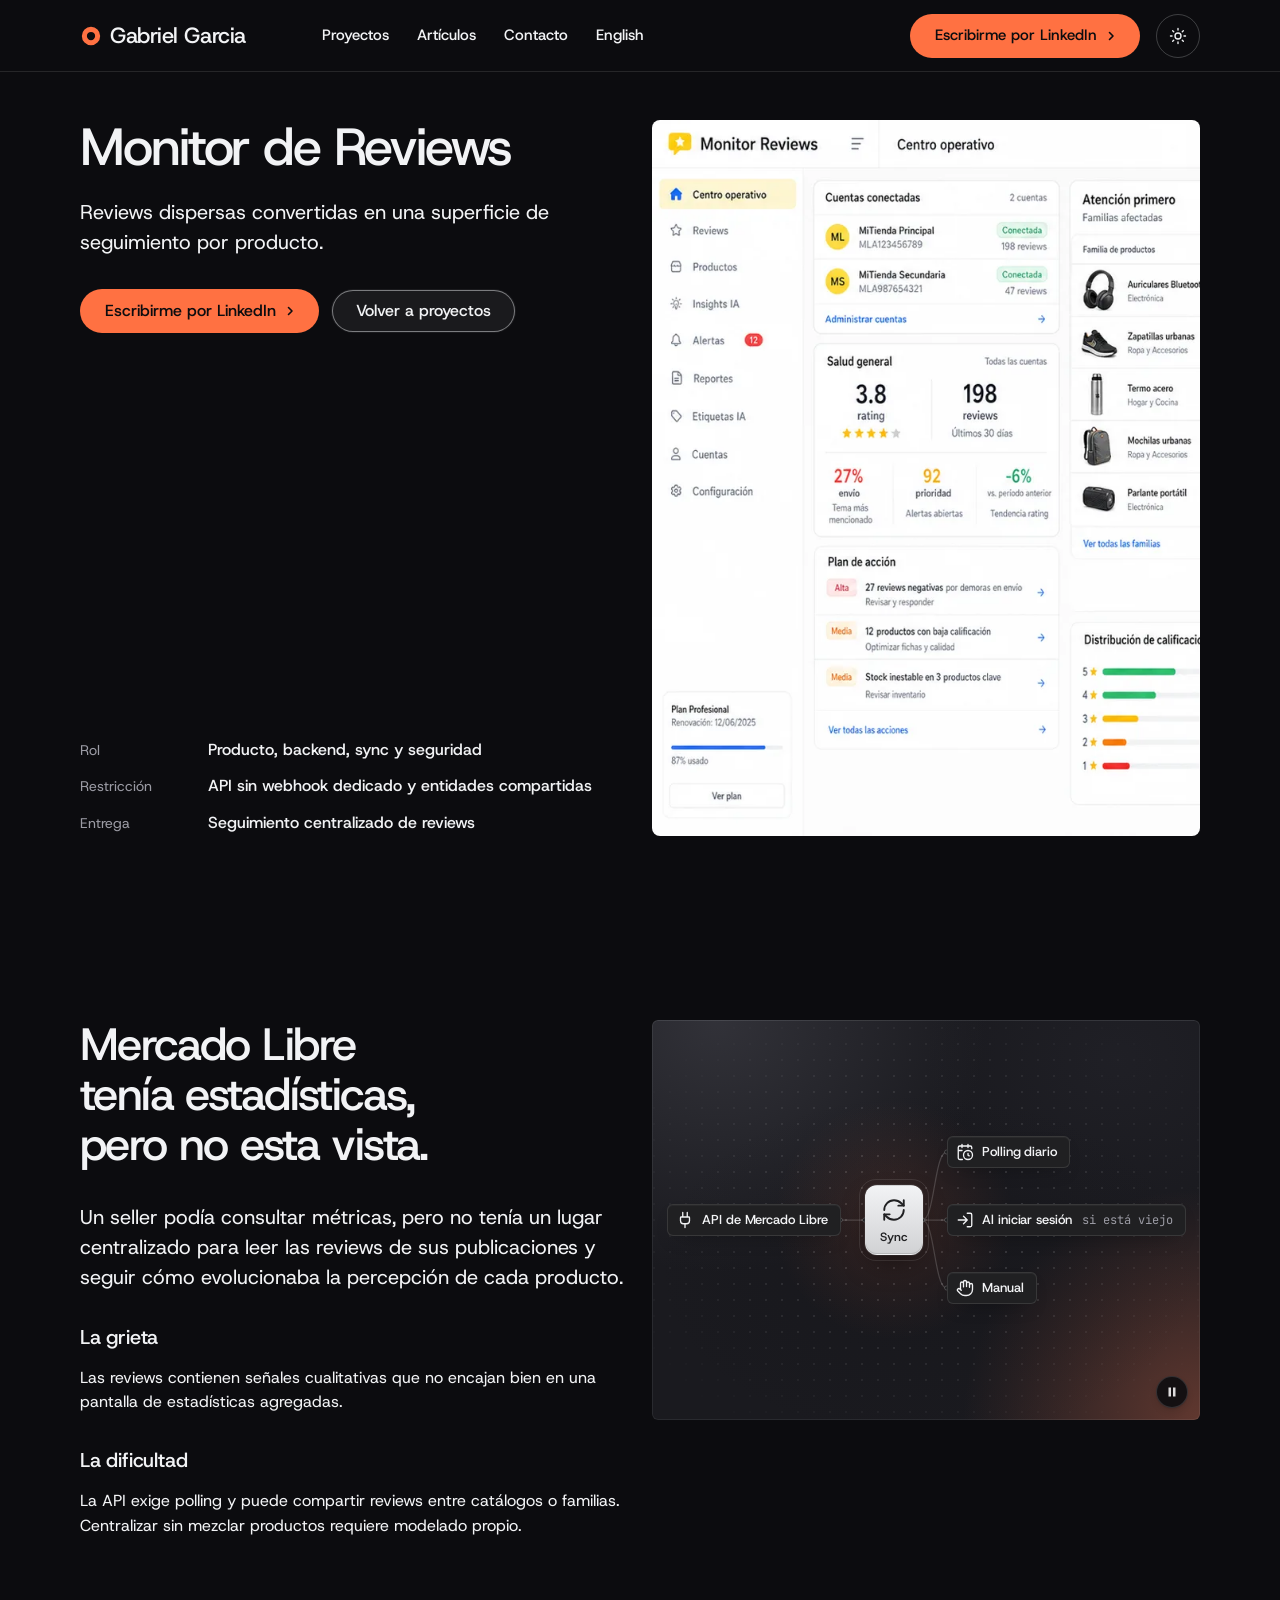
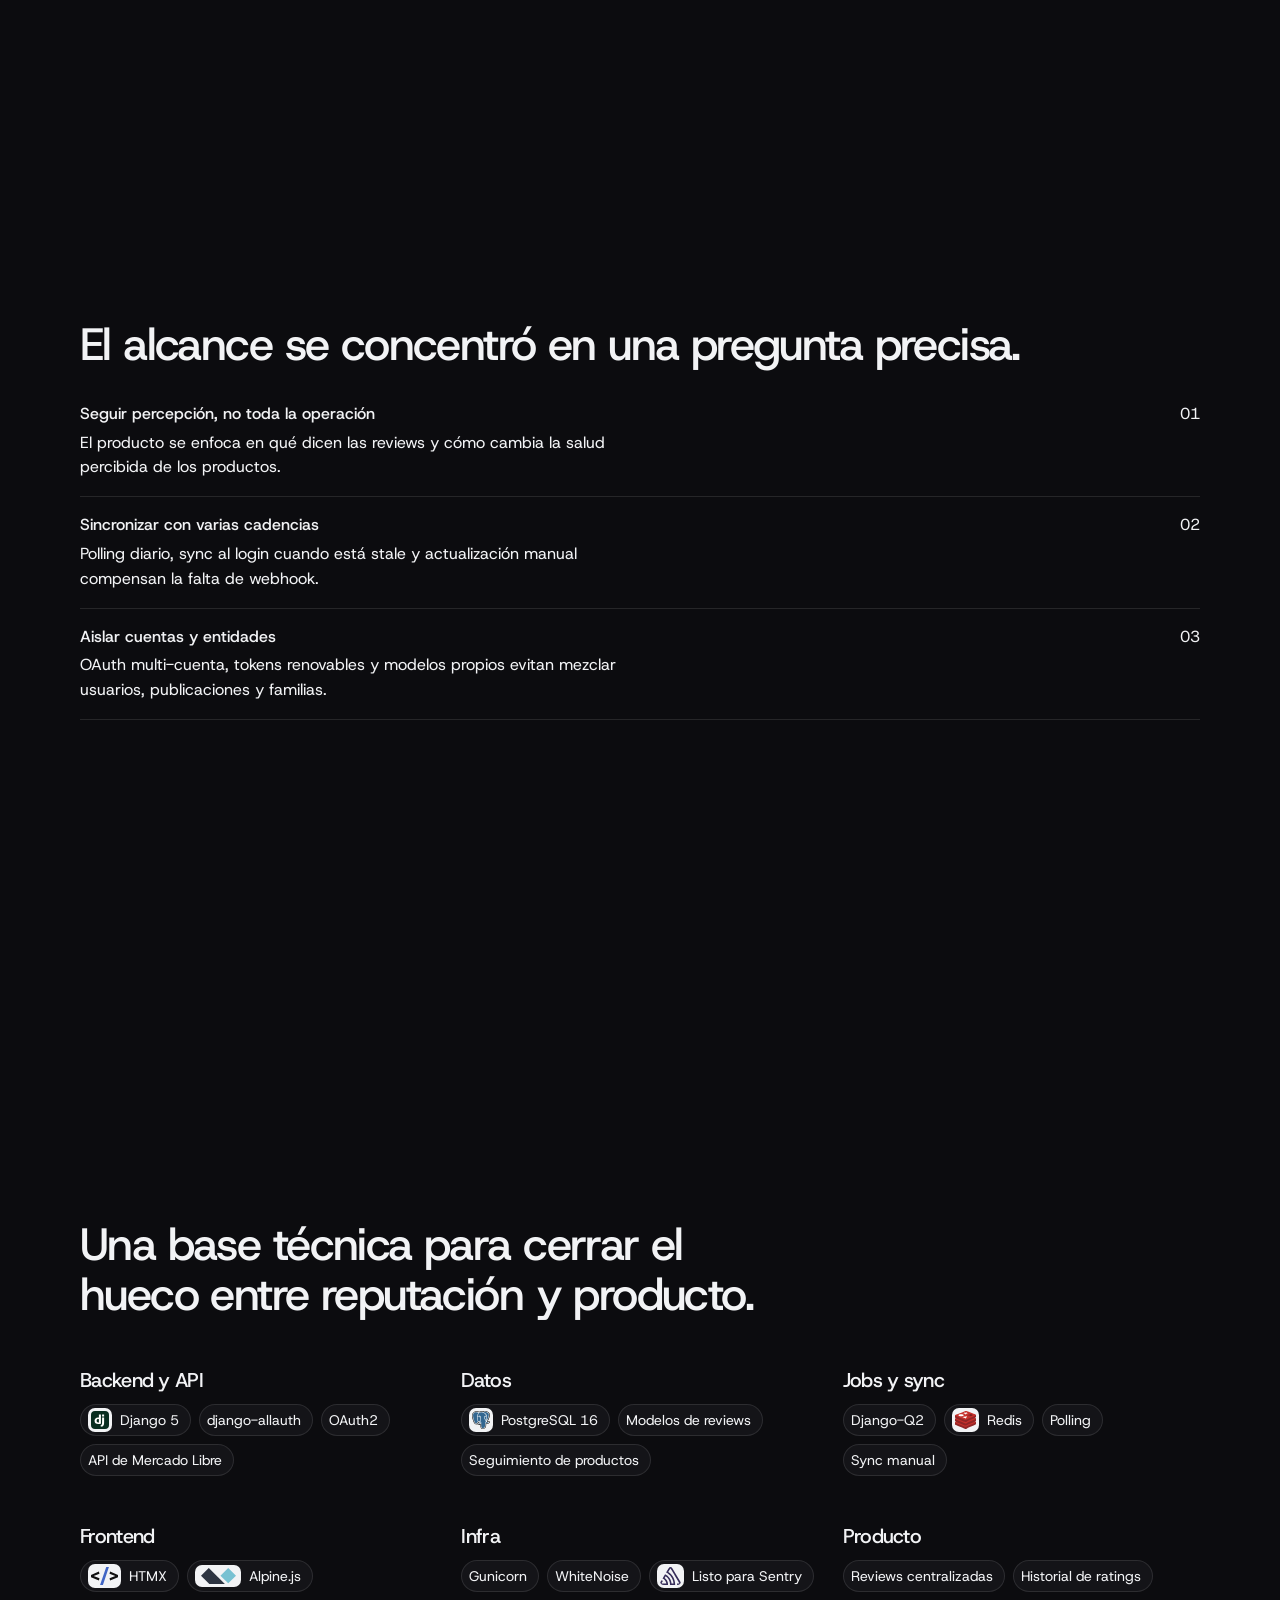
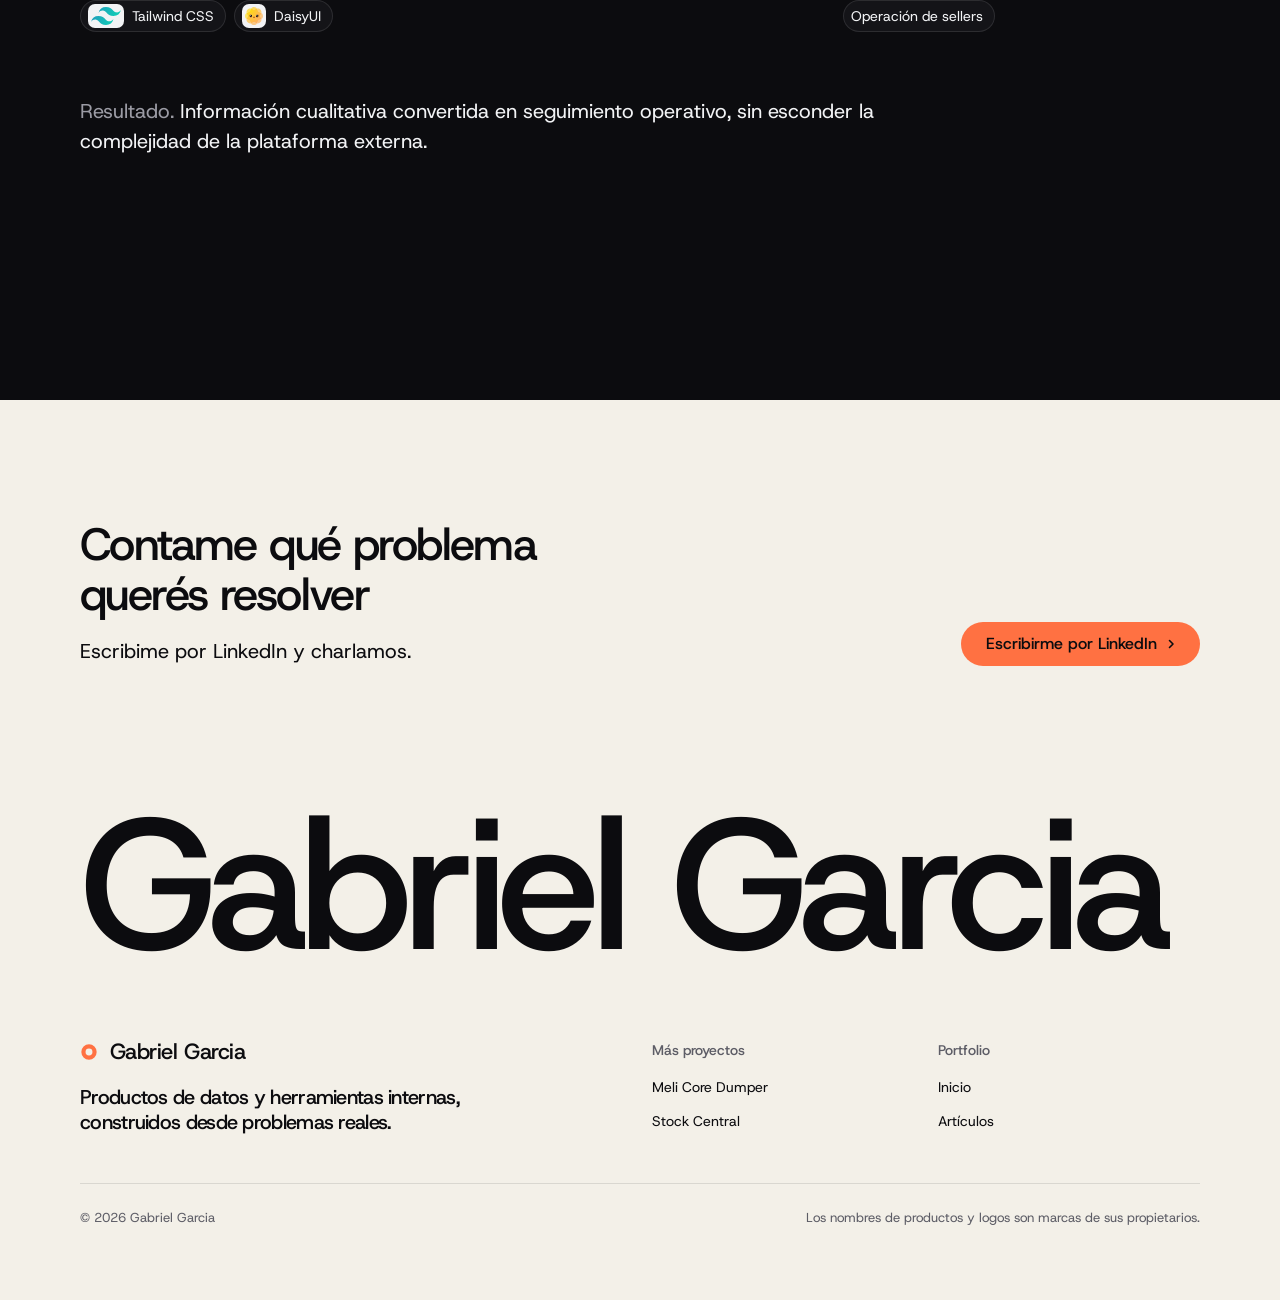
<file: projects/monitor-reviews/index.html>
<!doctype html>
<html lang="es" data-type="software" data-radius="sharp" data-buttons="pill" data-motion>
<head>
<meta charset="utf-8">
<meta name="viewport" content="width=device-width, initial-scale=1, viewport-fit=cover">
<title>Monitor de Reviews | Gabriel Garcia</title>
<meta name="description" content="Monitor de Reviews: una superficie de seguimiento para centralizar reviews y entender cómo evoluciona la percepción de los productos publicados en Mercado Libre.">
<link rel="canonical" href="https://zogar89.github.io/Portfolio/projects/monitor-reviews/">
<link rel="alternate" hreflang="es" href="https://zogar89.github.io/Portfolio/projects/monitor-reviews/">
<link rel="alternate" hreflang="en" href="https://zogar89.github.io/Portfolio/en/projects/monitor-reviews/">
<link rel="alternate" hreflang="x-default" href="https://zogar89.github.io/Portfolio/projects/monitor-reviews/">
<meta name="site-kind" content="software">
<meta name="page-type" content="software">
<link rel="preconnect" href="https://fonts.googleapis.com">
<link rel="preconnect" href="https://fonts.gstatic.com" crossorigin>
<link href="https://fonts.googleapis.com/css2?family=Host+Grotesk:wght@400..700&family=JetBrains+Mono:wght@400..500&display=swap" rel="stylesheet">
<link rel="stylesheet" href="../../assets/kit/system.css">
<link rel="stylesheet" href="../../assets/kit/ui/cards.css">
<link rel="stylesheet" href="../../assets/kit/motion/motion.css">
<link rel="stylesheet" href="../../assets/kit/backgrounds/backgrounds.css">
<link rel="stylesheet" href="../../assets/kit/layout/layout.css">
<link rel="stylesheet" href="../../assets/kit/icons/icon.css">
<link rel="stylesheet" href="../../assets/kit/diagrams/diagram.css">
<script>try{if(localStorage.getItem('theme')==='light'){document.documentElement.dataset.theme='light'}}catch(e){}</script>
<style>
:root {
  --p-bg: #0c0c0f; --p-surface: #141418; --p-ink: #f2f3f5; --p-muted: #9b9ba4;
  --p-accent: #ff7142; --p-accent-ink: #0c0c0f; --p-action: #ff7142; --p-action-ink: #0c0c0f;
  --p-inv-bg: #f3f0e8; --p-inv-surface: #e9e5da; --p-inv-ink: #0c0c0f; --p-inv-muted: #5d5d66;
  --p-inv-accent: #ff7142; --p-inv-accent-ink: #0c0c0f; --p-inv-action: #ff7142; --p-inv-action-ink: #0c0c0f;
  --font-display: "Host Grotesk", system-ui, sans-serif;
  --font-text: "Host Grotesk", system-ui, sans-serif;
  --font-mono: "JetBrains Mono", ui-monospace, "SFMono-Regular", Menlo, Consolas, monospace;
  --display-weight: 500;
  --display-tracking: -0.035em;
  --display-tracking-xl: -0.04em;
  --ground-bg: #1a1a1f; --ground-surface: #23232a; --ground-ink: #f2f3f5; --ground-muted: #9b9ba4; --ground-accent: #ff7142;
}
html[data-theme="light"] {
  --ground-bg: #dedad0; --ground-surface: #ebe7dd; --ground-ink: #0c0c0f; --ground-muted: #5d5d66; --ground-accent: #ff7142;
  --p-bg: #f3f0e8; --p-surface: #e9e5da; --p-ink: #0c0c0f; --p-muted: #5d5d66;
  --p-accent: #ff7142; --p-accent-ink: #0c0c0f; --p-action: #ff7142; --p-action-ink: #0c0c0f;
  --p-inv-bg: #0c0c0f; --p-inv-surface: #141418; --p-inv-ink: #f2f3f5; --p-inv-muted: #9b9ba4;
}
.theme-toggle { display: inline-grid; place-items: center; flex: none; width: 44px; height: 44px; padding: 0; margin: 0;
  border: 1px solid color-mix(in oklab, var(--ink) 22%, transparent); border-radius: 999px; background: transparent; color: var(--ink); cursor: pointer; }
.theme-toggle:hover { background: color-mix(in oklab, var(--ink) 8%, transparent); }
.theme-toggle:focus-visible { outline: 2px solid var(--action); outline-offset: 2px; }
.nav:not(.is-open) .nav__actions > .theme-toggle { display: inline-grid; }
html[data-theme="light"] .theme-toggle .i-sun, html:not([data-theme="light"]) .theme-toggle .i-moon { display: none; }
.frame__img { object-position: top left; }
#problem .panel { --p-h: 400px; }
.btn--secondary { background: transparent; box-shadow: inset 0 0 0 1px color-mix(in oklab, var(--ink) 45%, transparent); }
.btn--secondary:hover { background: color-mix(in oklab, var(--ink) 10%, transparent); }
.close__word { line-height: 1; overflow: visible; }
.hero--split { --ly-h1: clamp(36px, 1.9vw + 28px, 56px); }
.hero-facts { grid-template-columns: 1fr; gap: var(--s-3); }
.hero-facts > div { display: grid; grid-template-columns: 112px 1fr; gap: var(--s-4); align-items: baseline; }
.tech-grid { row-gap: var(--s-7); }
.tech-grid h3 { font-size: var(--t-lead); margin: 0 0 var(--s-3); }
.chips { display: flex; flex-wrap: wrap; gap: var(--s-2); }
html:not([data-theme="light"]) .ic-chip > img.ic { box-sizing: content-box; padding: 3px; border-radius: 7px; background: #f2f3f5; }
html:not([data-theme="light"]) .ic-chip > img.ic-ink { filter: none; }
.outcome { margin-top: var(--s-8); max-width: 62ch; }
@media (max-width: 639px) {
  .nav:not(.is-open) .nav__actions { display: flex; margin-left: auto; }
  .nav:not(.is-open) .nav__actions .btn { display: none; }
  .nav:not(.is-open) .nav__actions + .nav__toggle { margin-left: 0; }
  .close__word { font-size: 11vw; }
  .hero-facts > div { grid-template-columns: 1fr; gap: 2px; }
}
@media (max-width: 1279px) and (min-width: 640px) {
  .close__word { font-size: 13vw; }
}
@media (min-width: 640px) and (max-width: 1023px) {
  #problem .panel { --p-h: 216px; }
  #problem .stack-6 { gap: var(--s-5); }
  #problem .t-lead { font-size: 17px; }
  #problem h2 { font-size: 34px; }
  #decisions .t-h2 { font-size: 26px; }
}
@media (min-width: 1024px) and (max-width: 1279px) {
  #problem .panel { --p-h: 300px; }
  #problem .stack-6 { gap: var(--s-5); }
  #problem .t-lead { font-size: 17px; }
  #problem h2 { font-size: 36px; }
  #decisions .t-h2 { font-size: 28px; }
}
</style>
<link rel="stylesheet" href="../../assets/kit/ui/base.css">
<script src="../../assets/kit/backgrounds/backgrounds.js"></script>
</head>
<body>

<header class="nav">
  <div class="wrap nav__bar">
    <a class="nav__logo" href="../../"><span class="mark" data-mark="ring" aria-hidden="true"></span>Gabriel Garcia</a>
    <nav class="nav__links" aria-label="Principal">
      <div class="nav__item"><a class="nav__link" href="../../#proyectos">Proyectos</a></div>
      <div class="nav__item"><a class="nav__link" href="../../#articulos">Artículos</a></div>
      <div class="nav__item"><a class="nav__link" href="#contact">Contacto</a></div>
      <div class="nav__item"><a class="nav__link" href="../../en/projects/monitor-reviews/" hreflang="en" lang="en">English</a></div>
    </nav>
    <div class="nav__actions">
      <a class="btn btn--primary" href="https://www.linkedin.com/in/gabrielalejandrogarcia/" rel="noreferrer">Escribirme por LinkedIn<svg class="m-arrow" viewBox="0 0 12 12" aria-hidden="true"><path class="m-arrow__stem" d="M1 6h8"/><path class="m-arrow__head" d="M4.5 2.5 8 6l-3.5 3.5"/></svg></a>
      <button class="theme-toggle" type="button" data-theme-toggle data-label-light="Cambiar a modo claro" data-label-dark="Cambiar a modo oscuro" aria-label="Cambiar a modo claro" title="Cambiar a modo claro">
        <svg class="i-sun" width="18" height="18" viewBox="0 0 24 24" aria-hidden="true" fill="none" stroke="currentColor" stroke-width="1.8" stroke-linecap="round"><circle cx="12" cy="12" r="4"/><path d="M12 2v2M12 20v2M4.9 4.9l1.4 1.4M17.7 17.7l1.4 1.4M2 12h2M20 12h2M4.9 19.1l1.4-1.4M17.7 6.3l1.4-1.4"/></svg>
        <svg class="i-moon" width="18" height="18" viewBox="0 0 24 24" aria-hidden="true" fill="none" stroke="currentColor" stroke-width="1.8" stroke-linecap="round" stroke-linejoin="round"><path d="M20 14.5A8 8 0 0 1 9.5 4 8 8 0 1 0 20 14.5z"/></svg>
      </button>
    </div>
    <button class="nav__toggle" type="button" aria-expanded="false" aria-label="Menú">
      <svg width="18" height="18" viewBox="0 0 18 18" aria-hidden="true"><path d="M2 5h14M2 13h14" stroke="currentColor" stroke-width="1.6" stroke-linecap="round"/></svg>
    </button>
  </div>
</header>

<main id="top">

  <section class="hero hero--split" aria-labelledby="hero-h">
    <div class="wrap">
      <div class="hero-text grid hero-split">
        <div class="hero-copy span-6">
          <h1 id="hero-h">Monitor de Reviews</h1>
          <p class="t-lead">Reviews dispersas convertidas en una superficie de seguimiento por producto.</p>
          <div class="btn-row">
            <a class="btn btn--primary" href="https://www.linkedin.com/in/gabrielalejandrogarcia/" rel="noreferrer">Escribirme por LinkedIn<svg class="m-arrow" viewBox="0 0 12 12" aria-hidden="true"><path class="m-arrow__stem" d="M1 6h8"/><path class="m-arrow__head" d="M4.5 2.5 8 6l-3.5 3.5"/></svg></a>
            <a class="btn btn--secondary" href="../../#proyectos">Volver a proyectos</a>
          </div>
          <dl class="hero-facts">
            <div><dt>Rol</dt><dd>Producto, backend, sync y seguridad</dd></div>
            <div><dt>Restricción</dt><dd>API sin webhook dedicado y entidades compartidas</dd></div>
            <div><dt>Entrega</dt><dd>Seguimiento centralizado de reviews</dd></div>
          </dl>
        </div>
        <div class="hero-visual frame frame--photo span-6 start-7">
          <img class="frame__img" src="../../assets/projects/monitor-reviews-1600.webp" alt="Panel de Monitor de Reviews con reviews críticas e insights" width="1600" height="900" fetchpriority="high">
        </div>
      </div>
    </div>
  </section>

  <section class="section g2" id="problem" aria-labelledby="problem-h">
    <div class="wrap">
      <div class="group">
        <div class="grid grid--top">
          <div class="span-6 stack-6">
            <h2 id="problem-h">Mercado Libre tenía estadísticas, pero no esta vista.</h2>
            <p class="t-lead">Un seller podía consultar métricas, pero no tenía un lugar centralizado para leer las reviews de sus publicaciones y seguir cómo evolucionaba la percepción de cada producto.</p>
            <div class="stack-6">
            <div class="stack-4"><h3 class="t-card">La grieta</h3><p>Las reviews contienen señales cualitativas que no encajan bien en una pantalla de estadísticas agregadas.</p></div>
            <div class="stack-4"><h3 class="t-card">La dificultad</h3><p>La API exige polling y puede compartir reviews entre catálogos o familias. Centralizar sin mezclar productos requiere modelado propio.</p></div>
            </div>
          </div>
          <div class="span-6 start-7">
            <div class="panel"><div class="dg" data-diagram><script type="application/json">{"layout":"lanes","curve":"curve","alt":"La API de Mercado Libre se sincroniza de tres maneras: polling diario, al iniciar sesión si los datos están viejos y de forma manual.","input":{"label":"API de Mercado Libre","icon":"ui:plug"},"core":{"label":"Sync","icon":"ui:refresh-cw"},"lanes":[{"label":"Polling diario","icon":"ui:calendar-clock"},{"label":"Al iniciar sesión","icon":"ui:log-in","meta":"si está viejo"},{"label":"Manual","icon":"ui:hand"}]}</script></div></div>
          </div>
        </div>
      </div>
      <div class="grid">
        <div class="span-12 stack-6" id="decisions">
          <h3 class="t-h2">El alcance se concentró en una pregunta precisa.</h3>
          <ul class="rows">
          <li>
            <span class="rows__name">Seguir percepción, no toda la operación</span>
            <p>El producto se enfoca en qué dicen las reviews y cómo cambia la salud percibida de los productos.</p>
            <span class="rows__value">01</span>
          </li>
          <li>
            <span class="rows__name">Sincronizar con varias cadencias</span>
            <p>Polling diario, sync al login cuando está stale y actualización manual compensan la falta de webhook.</p>
            <span class="rows__value">02</span>
          </li>
          <li>
            <span class="rows__name">Aislar cuentas y entidades</span>
            <p>OAuth multi-cuenta, tokens renovables y modelos propios evitan mezclar usuarios, publicaciones y familias.</p>
            <span class="rows__value">03</span>
          </li>
          </ul>
        </div>
      </div>
    </div>
  </section>

  <section class="section" id="tech" aria-labelledby="tech-h" style="--hm: 2">
    <div class="wrap">
      <div class="section-head">
        <h2 id="tech-h">Una base técnica para cerrar el hueco entre reputación y producto.</h2>
      </div>
      <div class="grid tech-grid">
        <div class="span-4">
          <h3>Backend y API</h3>
          <div class="chips"><span class="ic-chip"><img class="ic" src="../../assets/kit/icons/django.svg" alt="" width="40" height="40">Django 5</span><span class="ic-chip">django-allauth</span><span class="ic-chip">OAuth2</span><span class="ic-chip">API de Mercado Libre</span></div>
        </div>
        <div class="span-4">
          <h3>Datos</h3>
          <div class="chips"><span class="ic-chip"><img class="ic" src="../../assets/kit/icons/postgres.svg" alt="" width="39" height="40">PostgreSQL 16</span><span class="ic-chip">Modelos de reviews</span><span class="ic-chip">Seguimiento de productos</span></div>
        </div>
        <div class="span-4">
          <h3>Jobs y sync</h3>
          <div class="chips"><span class="ic-chip">Django-Q2</span><span class="ic-chip"><img class="ic" src="../../assets/kit/icons/redis.svg" alt="" width="40" height="34">Redis</span><span class="ic-chip">Polling</span><span class="ic-chip">Sync manual</span></div>
        </div>
        <div class="span-4">
          <h3>Frontend</h3>
          <div class="chips"><span class="ic-chip"><img class="ic ic-land" src="../../assets/kit/icons/htmx.svg" alt="" width="40" height="26">HTMX</span><span class="ic-chip"><img class="ic ic-wide" src="../../assets/kit/icons/alpinejs.svg" alt="" width="40" height="18">Alpine.js</span><span class="ic-chip"><img class="ic ic-land" src="../../assets/kit/icons/tailwindcss.svg" alt="" width="40" height="24">Tailwind CSS</span><span class="ic-chip"><img class="ic" src="../../assets/kit/icons/daisyUI-icon.svg" alt="" width="40" height="40">DaisyUI</span></div>
        </div>
        <div class="span-4">
          <h3>Infra</h3>
          <div class="chips"><span class="ic-chip">Gunicorn</span><span class="ic-chip">WhiteNoise</span><span class="ic-chip"><img class="ic" src="../../assets/kit/icons/sentry.svg" alt="" width="40" height="35">Listo para Sentry</span></div>
        </div>
        <div class="span-4">
          <h3>Producto</h3>
          <div class="chips"><span class="ic-chip">Reviews centralizadas</span><span class="ic-chip">Historial de ratings</span><span class="ic-chip">Operación de sellers</span></div>
        </div>
      </div>
      <p class="t-lead outcome"><span class="muted">Resultado.</span> Información cualitativa convertida en seguimiento operativo, sin esconder la complejidad de la plataforma externa.</p>
    </div>
  </section>

</main>

<footer class="footer closing ground-inverse" id="contact" aria-labelledby="close-h">
  <div class="wrap">
    <div class="closing__cta close--word">
      <div class="section-head--split">
        <div>
          <h2 id="close-h">Contame qué problema querés resolver</h2>
          <p class="t-lead">Escribime por LinkedIn y charlamos.</p>
        </div>
        <a class="btn btn--primary" href="https://www.linkedin.com/in/gabrielalejandrogarcia/" rel="noreferrer">Escribirme por LinkedIn<svg class="m-arrow" viewBox="0 0 12 12" aria-hidden="true"><path class="m-arrow__stem" d="M1 6h8"/><path class="m-arrow__head" d="M4.5 2.5 8 6l-3.5 3.5"/></svg></a>
      </div>
      <p class="close__word" aria-hidden="true">Gabriel Garcia</p>
    </div>
    <div class="closing__links">
      <div class="grid">
        <div class="span-6 stack-4">
          <a class="nav__logo" href="../../"><span class="mark" data-mark="ring" aria-hidden="true"></span>Gabriel Garcia</a>
          <p class="footer__lede">Productos de datos y herramientas internas, construidos desde problemas reales.</p>
        </div>
        <div class="span-3 footer__col"><h4>Más proyectos</h4><ul><li><a href="../meli-core-dumper/">Meli Core Dumper</a></li><li><a href="../stock-central/">Stock Central</a></li></ul></div>
        <div class="span-3 footer__col"><h4>Portfolio</h4><ul><li><a href="../../">Inicio</a></li><li><a href="../../#articulos">Artículos</a></li></ul></div>
      </div>
      <div class="footer__legal">
        <span>&copy; 2026 Gabriel Garcia</span>
        <span>Los nombres de productos y logos son marcas de sus propietarios.</span>
      </div>
    </div>
  </div>
</footer>

<script type="module" src="../../assets/kit/system.js"></script>
<script type="module" src="../../assets/kit/motion/motion.js"></script>
<script type="module" src="../../assets/kit/layout/layout.js"></script>
<script type="module" src="../../assets/kit/diagrams/mount.js"></script>
<script>
(function () {
  var root = document.documentElement, btn = document.querySelector('[data-theme-toggle]');
  if (!btn) return;
  function paint() {
    var light = root.dataset.theme === 'light';
    var label = light ? btn.dataset.labelDark : btn.dataset.labelLight;
    btn.setAttribute('aria-label', label); btn.title = label;
  }
  paint();
  btn.addEventListener('click', function () {
    var light = root.dataset.theme !== 'light';
    if (light) root.dataset.theme = 'light'; else delete root.dataset.theme;
    root.dataset.tone = light ? 'light' : 'dark';
    try { localStorage.setItem('theme', light ? 'light' : 'dark'); } catch (e) {}
    paint();
  });
})();
</script>
</body>
</html>
</file>
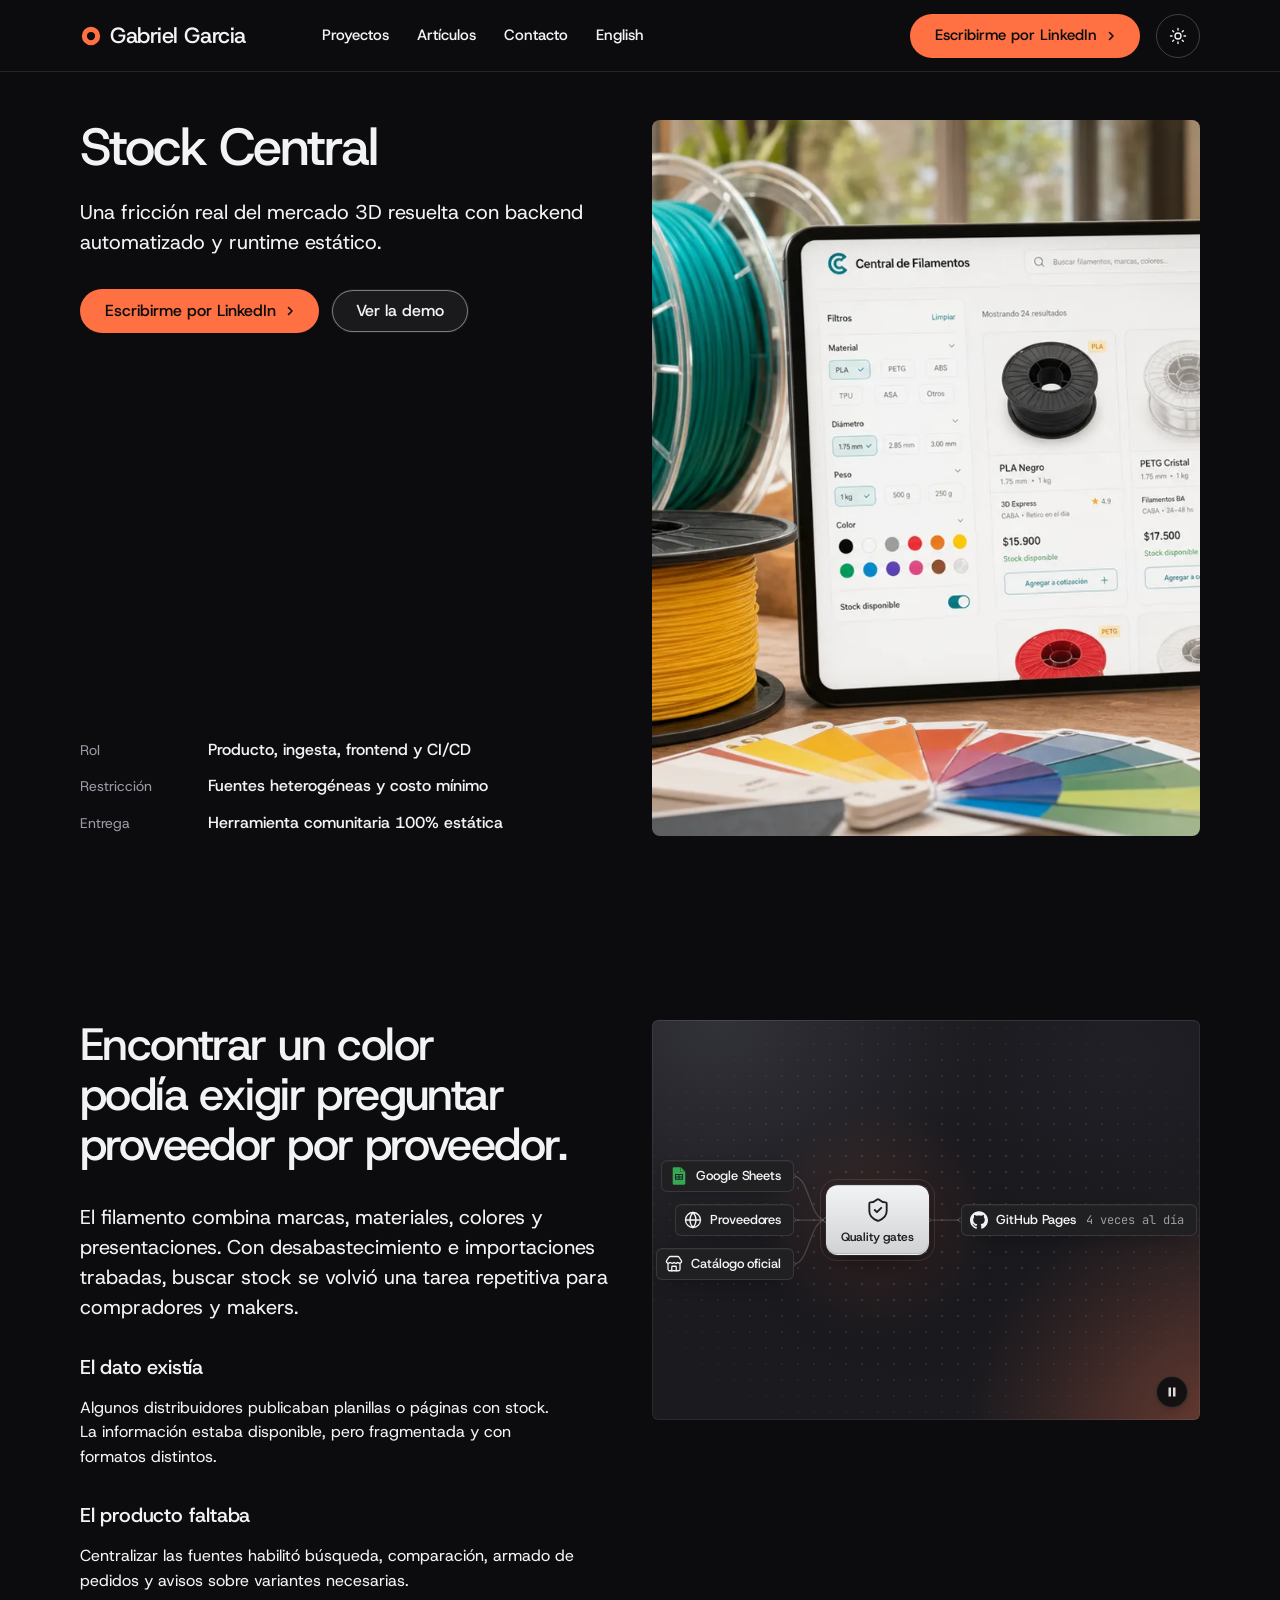
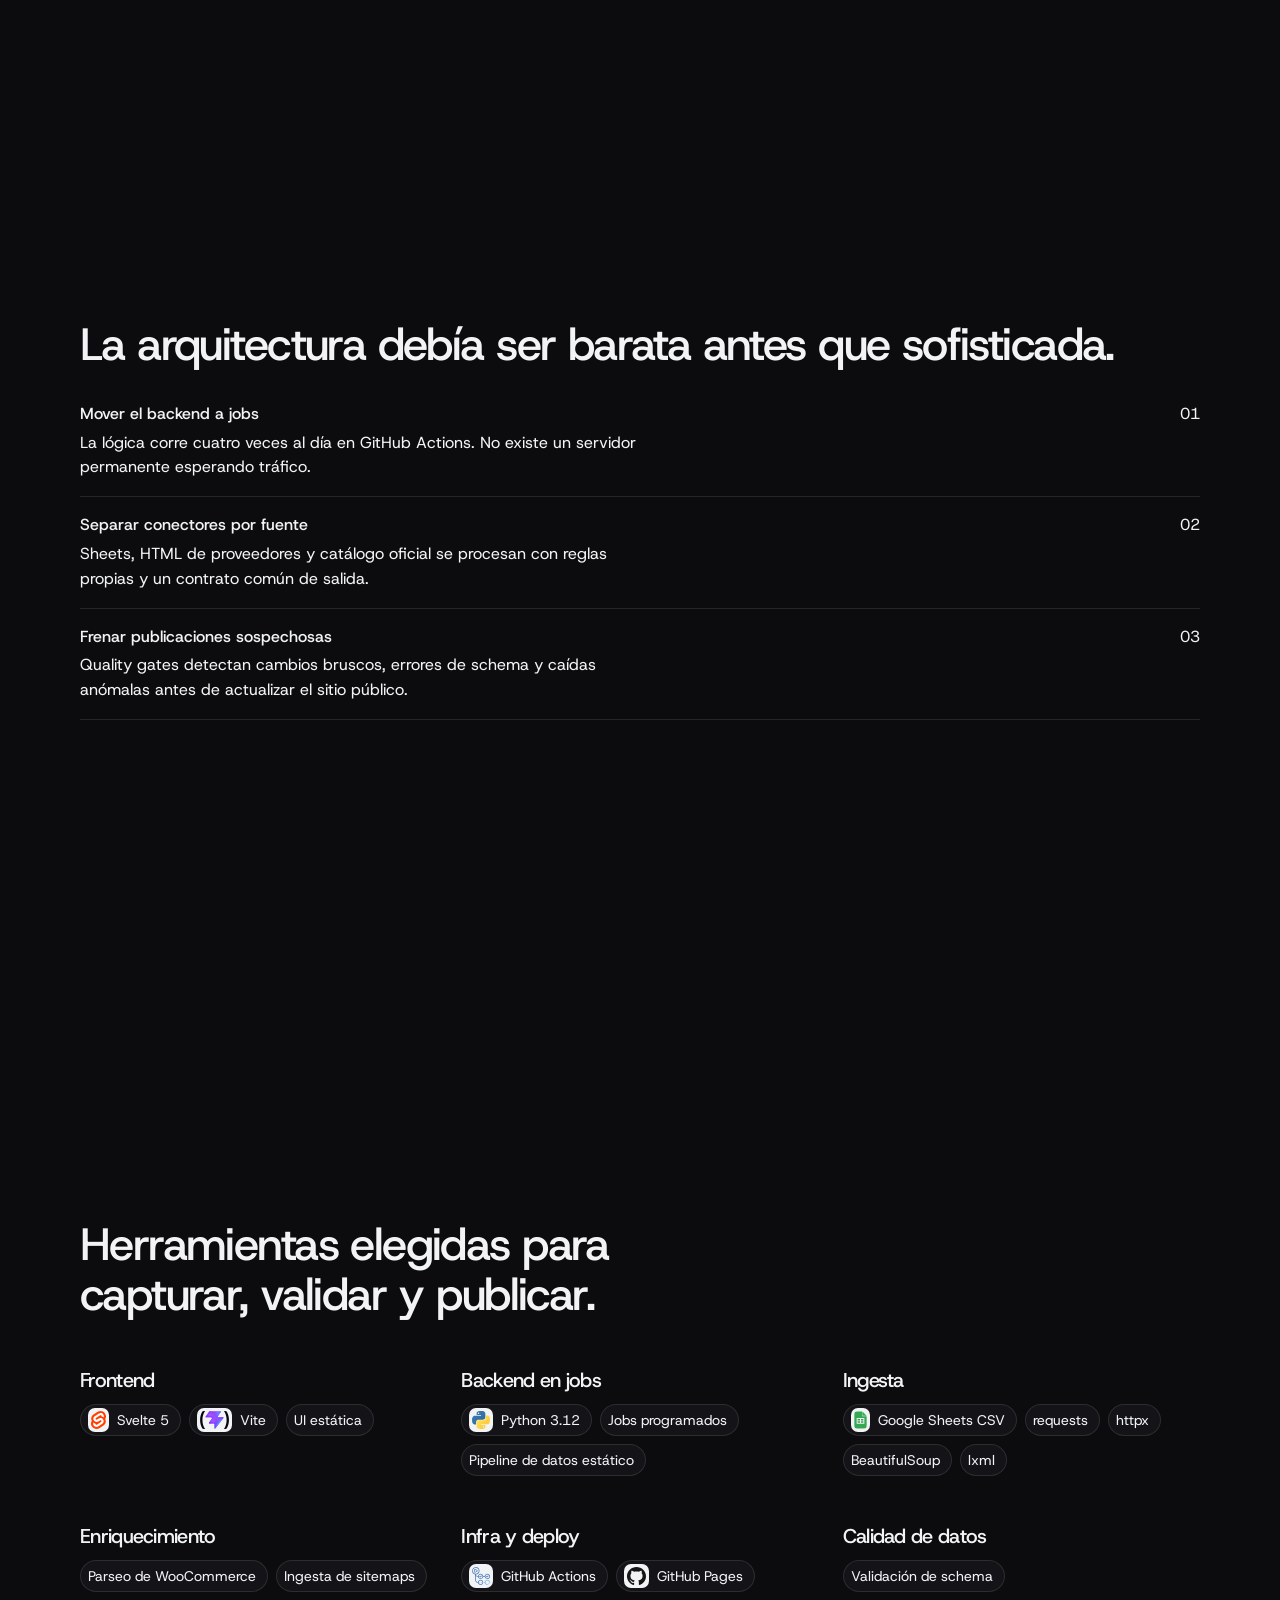
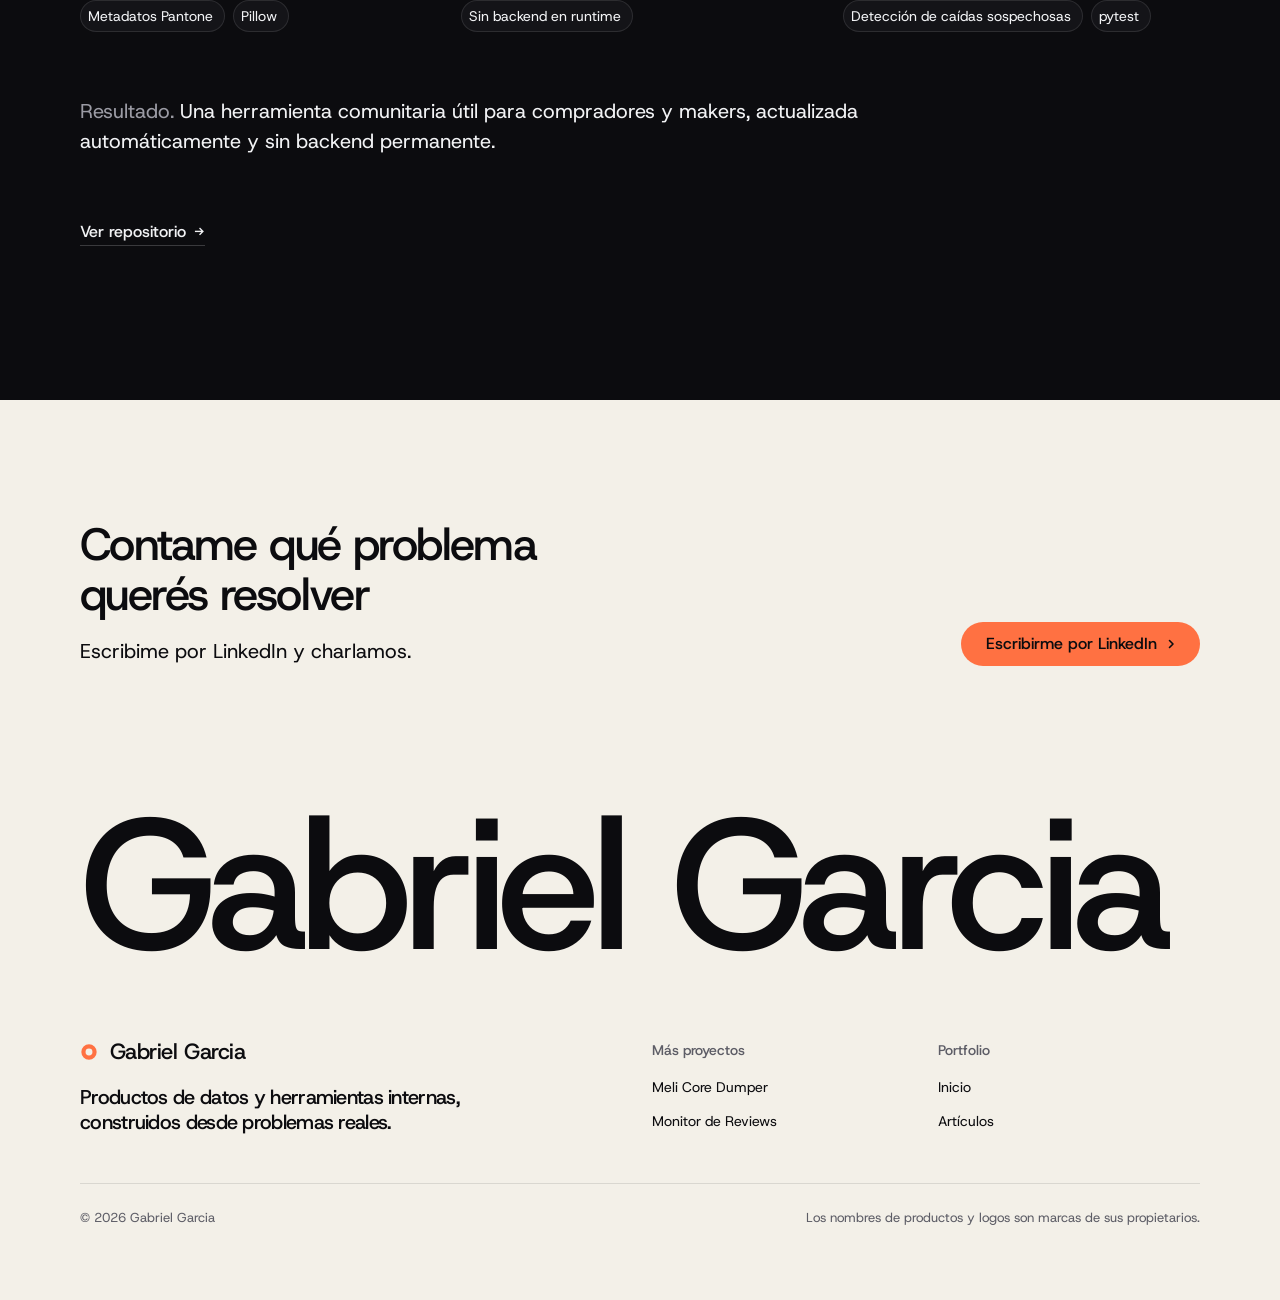
<file: projects/stock-central/index.html>
<!doctype html>
<html lang="es" data-type="software" data-radius="sharp" data-buttons="pill" data-motion>
<head>
<meta charset="utf-8">
<meta name="viewport" content="width=device-width, initial-scale=1, viewport-fit=cover">
<title>Stock Central | Gabriel Garcia</title>
<meta name="description" content="Stock Central: un producto comunitario que centraliza el stock de filamentos 3D con jobs programados y GitHub Pages como runtime estático.">
<link rel="canonical" href="https://zogar89.github.io/Portfolio/projects/stock-central/">
<link rel="alternate" hreflang="es" href="https://zogar89.github.io/Portfolio/projects/stock-central/">
<link rel="alternate" hreflang="en" href="https://zogar89.github.io/Portfolio/en/projects/stock-central/">
<link rel="alternate" hreflang="x-default" href="https://zogar89.github.io/Portfolio/projects/stock-central/">
<meta name="site-kind" content="software">
<meta name="page-type" content="software">
<link rel="preconnect" href="https://fonts.googleapis.com">
<link rel="preconnect" href="https://fonts.gstatic.com" crossorigin>
<link href="https://fonts.googleapis.com/css2?family=Host+Grotesk:wght@400..700&family=JetBrains+Mono:wght@400..500&display=swap" rel="stylesheet">
<link rel="stylesheet" href="../../assets/kit/system.css">
<link rel="stylesheet" href="../../assets/kit/ui/cards.css">
<link rel="stylesheet" href="../../assets/kit/motion/motion.css">
<link rel="stylesheet" href="../../assets/kit/backgrounds/backgrounds.css">
<link rel="stylesheet" href="../../assets/kit/layout/layout.css">
<link rel="stylesheet" href="../../assets/kit/icons/icon.css">
<link rel="stylesheet" href="../../assets/kit/diagrams/diagram.css">
<script>try{if(localStorage.getItem('theme')==='light'){document.documentElement.dataset.theme='light'}}catch(e){}</script>
<style>
:root {
  --p-bg: #0c0c0f; --p-surface: #141418; --p-ink: #f2f3f5; --p-muted: #9b9ba4;
  --p-accent: #ff7142; --p-accent-ink: #0c0c0f; --p-action: #ff7142; --p-action-ink: #0c0c0f;
  --p-inv-bg: #f3f0e8; --p-inv-surface: #e9e5da; --p-inv-ink: #0c0c0f; --p-inv-muted: #5d5d66;
  --p-inv-accent: #ff7142; --p-inv-accent-ink: #0c0c0f; --p-inv-action: #ff7142; --p-inv-action-ink: #0c0c0f;
  --font-display: "Host Grotesk", system-ui, sans-serif;
  --font-text: "Host Grotesk", system-ui, sans-serif;
  --font-mono: "JetBrains Mono", ui-monospace, "SFMono-Regular", Menlo, Consolas, monospace;
  --display-weight: 500;
  --display-tracking: -0.035em;
  --display-tracking-xl: -0.04em;
  --ground-bg: #1a1a1f; --ground-surface: #23232a; --ground-ink: #f2f3f5; --ground-muted: #9b9ba4; --ground-accent: #ff7142;
}
html[data-theme="light"] {
  --ground-bg: #dedad0; --ground-surface: #ebe7dd; --ground-ink: #0c0c0f; --ground-muted: #5d5d66; --ground-accent: #ff7142;
  --p-bg: #f3f0e8; --p-surface: #e9e5da; --p-ink: #0c0c0f; --p-muted: #5d5d66;
  --p-accent: #ff7142; --p-accent-ink: #0c0c0f; --p-action: #ff7142; --p-action-ink: #0c0c0f;
  --p-inv-bg: #0c0c0f; --p-inv-surface: #141418; --p-inv-ink: #f2f3f5; --p-inv-muted: #9b9ba4;
}
.theme-toggle { display: inline-grid; place-items: center; flex: none; width: 44px; height: 44px; padding: 0; margin: 0;
  border: 1px solid color-mix(in oklab, var(--ink) 22%, transparent); border-radius: 999px; background: transparent; color: var(--ink); cursor: pointer; }
.theme-toggle:hover { background: color-mix(in oklab, var(--ink) 8%, transparent); }
.theme-toggle:focus-visible { outline: 2px solid var(--action); outline-offset: 2px; }
.nav:not(.is-open) .nav__actions > .theme-toggle { display: inline-grid; }
html[data-theme="light"] .theme-toggle .i-sun, html:not([data-theme="light"]) .theme-toggle .i-moon { display: none; }
.frame__img { object-position: top left; }
#problem .panel { --p-h: 400px; }
.btn--secondary { background: transparent; box-shadow: inset 0 0 0 1px color-mix(in oklab, var(--ink) 45%, transparent); }
.btn--secondary:hover { background: color-mix(in oklab, var(--ink) 10%, transparent); }
.close__word { line-height: 1; overflow: visible; }
.hero--split { --ly-h1: clamp(36px, 1.9vw + 28px, 56px); }
.hero-facts { grid-template-columns: 1fr; gap: var(--s-3); }
.hero-facts > div { display: grid; grid-template-columns: 112px 1fr; gap: var(--s-4); align-items: baseline; }
.tech-grid { row-gap: var(--s-7); }
.tech-grid h3 { font-size: var(--t-lead); margin: 0 0 var(--s-3); }
.chips { display: flex; flex-wrap: wrap; gap: var(--s-2); }
html:not([data-theme="light"]) .ic-chip > img.ic { box-sizing: content-box; padding: 3px; border-radius: 7px; background: #f2f3f5; }
html:not([data-theme="light"]) .ic-chip > img.ic-ink { filter: none; }
.outcome { margin-top: var(--s-8); max-width: 62ch; }
@media (max-width: 639px) {
  .nav:not(.is-open) .nav__actions { display: flex; margin-left: auto; }
  .nav:not(.is-open) .nav__actions .btn { display: none; }
  .nav:not(.is-open) .nav__actions + .nav__toggle { margin-left: 0; }
  .close__word { font-size: 11vw; }
  .hero-facts > div { grid-template-columns: 1fr; gap: 2px; }
}
@media (max-width: 1279px) and (min-width: 640px) {
  .close__word { font-size: 13vw; }
}
@media (min-width: 640px) and (max-width: 1023px) {
  #problem .panel { --p-h: 216px; }
  #problem .stack-6 { gap: var(--s-5); }
  #problem .t-lead { font-size: 17px; }
  #problem h2 { font-size: 34px; }
  #decisions .t-h2 { font-size: 26px; }
}
@media (min-width: 1024px) and (max-width: 1279px) {
  #problem .panel { --p-h: 300px; }
  #problem .stack-6 { gap: var(--s-5); }
  #problem .t-lead { font-size: 17px; }
  #problem h2 { font-size: 36px; }
  #decisions .t-h2 { font-size: 28px; }
}
</style>
<link rel="stylesheet" href="../../assets/kit/ui/base.css">
<script src="../../assets/kit/backgrounds/backgrounds.js"></script>
</head>
<body>

<header class="nav">
  <div class="wrap nav__bar">
    <a class="nav__logo" href="../../"><span class="mark" data-mark="ring" aria-hidden="true"></span>Gabriel Garcia</a>
    <nav class="nav__links" aria-label="Principal">
      <div class="nav__item"><a class="nav__link" href="../../#proyectos">Proyectos</a></div>
      <div class="nav__item"><a class="nav__link" href="../../#articulos">Artículos</a></div>
      <div class="nav__item"><a class="nav__link" href="#contact">Contacto</a></div>
      <div class="nav__item"><a class="nav__link" href="../../en/projects/stock-central/" hreflang="en" lang="en">English</a></div>
    </nav>
    <div class="nav__actions">
      <a class="btn btn--primary" href="https://www.linkedin.com/in/gabrielalejandrogarcia/" rel="noreferrer">Escribirme por LinkedIn<svg class="m-arrow" viewBox="0 0 12 12" aria-hidden="true"><path class="m-arrow__stem" d="M1 6h8"/><path class="m-arrow__head" d="M4.5 2.5 8 6l-3.5 3.5"/></svg></a>
      <button class="theme-toggle" type="button" data-theme-toggle data-label-light="Cambiar a modo claro" data-label-dark="Cambiar a modo oscuro" aria-label="Cambiar a modo claro" title="Cambiar a modo claro">
        <svg class="i-sun" width="18" height="18" viewBox="0 0 24 24" aria-hidden="true" fill="none" stroke="currentColor" stroke-width="1.8" stroke-linecap="round"><circle cx="12" cy="12" r="4"/><path d="M12 2v2M12 20v2M4.9 4.9l1.4 1.4M17.7 17.7l1.4 1.4M2 12h2M20 12h2M4.9 19.1l1.4-1.4M17.7 6.3l1.4-1.4"/></svg>
        <svg class="i-moon" width="18" height="18" viewBox="0 0 24 24" aria-hidden="true" fill="none" stroke="currentColor" stroke-width="1.8" stroke-linecap="round" stroke-linejoin="round"><path d="M20 14.5A8 8 0 0 1 9.5 4 8 8 0 1 0 20 14.5z"/></svg>
      </button>
    </div>
    <button class="nav__toggle" type="button" aria-expanded="false" aria-label="Menú">
      <svg width="18" height="18" viewBox="0 0 18 18" aria-hidden="true"><path d="M2 5h14M2 13h14" stroke="currentColor" stroke-width="1.6" stroke-linecap="round"/></svg>
    </button>
  </div>
</header>

<main id="top">

  <section class="hero hero--split" aria-labelledby="hero-h">
    <div class="wrap">
      <div class="hero-text grid hero-split">
        <div class="hero-copy span-6">
          <h1 id="hero-h">Stock Central</h1>
          <p class="t-lead">Una fricción real del mercado 3D resuelta con backend automatizado y runtime estático.</p>
          <div class="btn-row">
            <a class="btn btn--primary" href="https://www.linkedin.com/in/gabrielalejandrogarcia/" rel="noreferrer">Escribirme por LinkedIn<svg class="m-arrow" viewBox="0 0 12 12" aria-hidden="true"><path class="m-arrow__stem" d="M1 6h8"/><path class="m-arrow__head" d="M4.5 2.5 8 6l-3.5 3.5"/></svg></a>
            <a class="btn btn--secondary" href="https://zogar89.github.io/CentraldeFilamentos/" rel="noreferrer">Ver la demo</a>
          </div>
          <dl class="hero-facts">
            <div><dt>Rol</dt><dd>Producto, ingesta, frontend y CI/CD</dd></div>
            <div><dt>Restricción</dt><dd>Fuentes heterogéneas y costo mínimo</dd></div>
            <div><dt>Entrega</dt><dd>Herramienta comunitaria 100% estática</dd></div>
          </dl>
        </div>
        <div class="hero-visual frame frame--photo span-6 start-7">
          <img class="frame__img" src="../../assets/projects/stock-central-1600.webp" alt="Catálogo de Stock Central con filamentos y lista de cotización" width="1600" height="900" fetchpriority="high">
        </div>
      </div>
    </div>
  </section>

  <section class="section g2" id="problem" aria-labelledby="problem-h">
    <div class="wrap">
      <div class="group">
        <div class="grid grid--top">
          <div class="span-6 stack-6">
            <h2 id="problem-h">Encontrar un color podía exigir preguntar proveedor por proveedor.</h2>
            <p class="t-lead">El filamento combina marcas, materiales, colores y presentaciones. Con desabastecimiento e importaciones trabadas, buscar stock se volvió una tarea repetitiva para compradores y makers.</p>
            <div class="stack-6">
            <div class="stack-4"><h3 class="t-card">El dato existía</h3><p>Algunos distribuidores publicaban planillas o páginas con stock. La información estaba disponible, pero fragmentada y con formatos distintos.</p></div>
            <div class="stack-4"><h3 class="t-card">El producto faltaba</h3><p>Centralizar las fuentes habilitó búsqueda, comparación, armado de pedidos y avisos sobre variantes necesarias.</p></div>
            </div>
          </div>
          <div class="span-6 start-7">
            <div class="panel"><div class="dg" data-diagram><script type="application/json">{"layout":"fanin","alt":"Planillas, sitios de proveedores y un catálogo oficial pasan por controles de calidad y se publican como un sitio estático en GitHub Pages.","sources":[{"label":"Google Sheets","icon":"google-sheets","sub":"Planillas"},{"label":"Proveedores","icon":"ui:globe","sub":"HTML"},{"label":"Catálogo oficial","icon":"ui:store","sub":"Sitemap"}],"target":{"label":"Quality gates","icon":"ui:shield-check"},"then":{"label":"GitHub Pages","icon":"github","meta":"4 veces al día"}}</script></div></div>
          </div>
        </div>
      </div>
      <div class="grid">
        <div class="span-12 stack-6" id="decisions">
          <h3 class="t-h2">La arquitectura debía ser barata antes que sofisticada.</h3>
          <ul class="rows">
          <li>
            <span class="rows__name">Mover el backend a jobs</span>
            <p>La lógica corre cuatro veces al día en GitHub Actions. No existe un servidor permanente esperando tráfico.</p>
            <span class="rows__value">01</span>
          </li>
          <li>
            <span class="rows__name">Separar conectores por fuente</span>
            <p>Sheets, HTML de proveedores y catálogo oficial se procesan con reglas propias y un contrato común de salida.</p>
            <span class="rows__value">02</span>
          </li>
          <li>
            <span class="rows__name">Frenar publicaciones sospechosas</span>
            <p>Quality gates detectan cambios bruscos, errores de schema y caídas anómalas antes de actualizar el sitio público.</p>
            <span class="rows__value">03</span>
          </li>
          </ul>
        </div>
      </div>
    </div>
  </section>

  <section class="section" id="tech" aria-labelledby="tech-h" style="--hm: 2">
    <div class="wrap">
      <div class="section-head">
        <h2 id="tech-h">Herramientas elegidas para capturar, validar y publicar.</h2>
      </div>
      <div class="grid tech-grid">
        <div class="span-4">
          <h3>Frontend</h3>
          <div class="chips"><span class="ic-chip"><img class="ic" src="../../assets/kit/icons/svelte.svg" alt="" width="33" height="40">Svelte 5</span><span class="ic-chip"><img class="ic ic-land" src="../../assets/kit/icons/vitejs.svg" alt="" width="40" height="25">Vite</span><span class="ic-chip">UI estática</span></div>
        </div>
        <div class="span-4">
          <h3>Backend en jobs</h3>
          <div class="chips"><span class="ic-chip"><img class="ic" src="../../assets/kit/icons/python.svg" alt="" width="40" height="40">Python 3.12</span><span class="ic-chip">Jobs programados</span><span class="ic-chip">Pipeline de datos estático</span></div>
        </div>
        <div class="span-4">
          <h3>Ingesta</h3>
          <div class="chips"><span class="ic-chip"><img class="ic ic-tall" src="../../assets/kit/icons/google-sheets.svg" alt="" width="30" height="40">Google Sheets CSV</span><span class="ic-chip">requests</span><span class="ic-chip">httpx</span><span class="ic-chip">BeautifulSoup</span><span class="ic-chip">lxml</span></div>
        </div>
        <div class="span-4">
          <h3>Enriquecimiento</h3>
          <div class="chips"><span class="ic-chip">Parseo de WooCommerce</span><span class="ic-chip">Ingesta de sitemaps</span><span class="ic-chip">Metadatos Pantone</span><span class="ic-chip">Pillow</span></div>
        </div>
        <div class="span-4">
          <h3>Infra y deploy</h3>
          <div class="chips"><span class="ic-chip"><img class="ic" src="../../assets/kit/icons/github-actions.svg" alt="" width="40" height="40">GitHub Actions</span><span class="ic-chip"><img class="ic ic-ink" src="../../assets/kit/icons/github.svg" alt="" width="40" height="39">GitHub Pages</span><span class="ic-chip">Sin backend en runtime</span></div>
        </div>
        <div class="span-4">
          <h3>Calidad de datos</h3>
          <div class="chips"><span class="ic-chip">Validación de schema</span><span class="ic-chip">Detección de caídas sospechosas</span><span class="ic-chip">pytest</span></div>
        </div>
      </div>
      <p class="t-lead outcome"><span class="muted">Resultado.</span> Una herramienta comunitaria útil para compradores y makers, actualizada automáticamente y sin backend permanente.</p>
        <p class="outcome"><a class="link" href="https://github.com/Zogar89/CentraldeFilamentos" rel="noreferrer">Ver repositorio</a></p>
    </div>
  </section>

</main>

<footer class="footer closing ground-inverse" id="contact" aria-labelledby="close-h">
  <div class="wrap">
    <div class="closing__cta close--word">
      <div class="section-head--split">
        <div>
          <h2 id="close-h">Contame qué problema querés resolver</h2>
          <p class="t-lead">Escribime por LinkedIn y charlamos.</p>
        </div>
        <a class="btn btn--primary" href="https://www.linkedin.com/in/gabrielalejandrogarcia/" rel="noreferrer">Escribirme por LinkedIn<svg class="m-arrow" viewBox="0 0 12 12" aria-hidden="true"><path class="m-arrow__stem" d="M1 6h8"/><path class="m-arrow__head" d="M4.5 2.5 8 6l-3.5 3.5"/></svg></a>
      </div>
      <p class="close__word" aria-hidden="true">Gabriel Garcia</p>
    </div>
    <div class="closing__links">
      <div class="grid">
        <div class="span-6 stack-4">
          <a class="nav__logo" href="../../"><span class="mark" data-mark="ring" aria-hidden="true"></span>Gabriel Garcia</a>
          <p class="footer__lede">Productos de datos y herramientas internas, construidos desde problemas reales.</p>
        </div>
        <div class="span-3 footer__col"><h4>Más proyectos</h4><ul><li><a href="../meli-core-dumper/">Meli Core Dumper</a></li><li><a href="../monitor-reviews/">Monitor de Reviews</a></li></ul></div>
        <div class="span-3 footer__col"><h4>Portfolio</h4><ul><li><a href="../../">Inicio</a></li><li><a href="../../#articulos">Artículos</a></li></ul></div>
      </div>
      <div class="footer__legal">
        <span>&copy; 2026 Gabriel Garcia</span>
        <span>Los nombres de productos y logos son marcas de sus propietarios.</span>
      </div>
    </div>
  </div>
</footer>

<script type="module" src="../../assets/kit/system.js"></script>
<script type="module" src="../../assets/kit/motion/motion.js"></script>
<script type="module" src="../../assets/kit/layout/layout.js"></script>
<script type="module" src="../../assets/kit/diagrams/mount.js"></script>
<script>
(function () {
  var root = document.documentElement, btn = document.querySelector('[data-theme-toggle]');
  if (!btn) return;
  function paint() {
    var light = root.dataset.theme === 'light';
    var label = light ? btn.dataset.labelDark : btn.dataset.labelLight;
    btn.setAttribute('aria-label', label); btn.title = label;
  }
  paint();
  btn.addEventListener('click', function () {
    var light = root.dataset.theme !== 'light';
    if (light) root.dataset.theme = 'light'; else delete root.dataset.theme;
    root.dataset.tone = light ? 'light' : 'dark';
    try { localStorage.setItem('theme', light ? 'light' : 'dark'); } catch (e) {}
    paint();
  });
})();
</script>
</body>
</html>
</file>
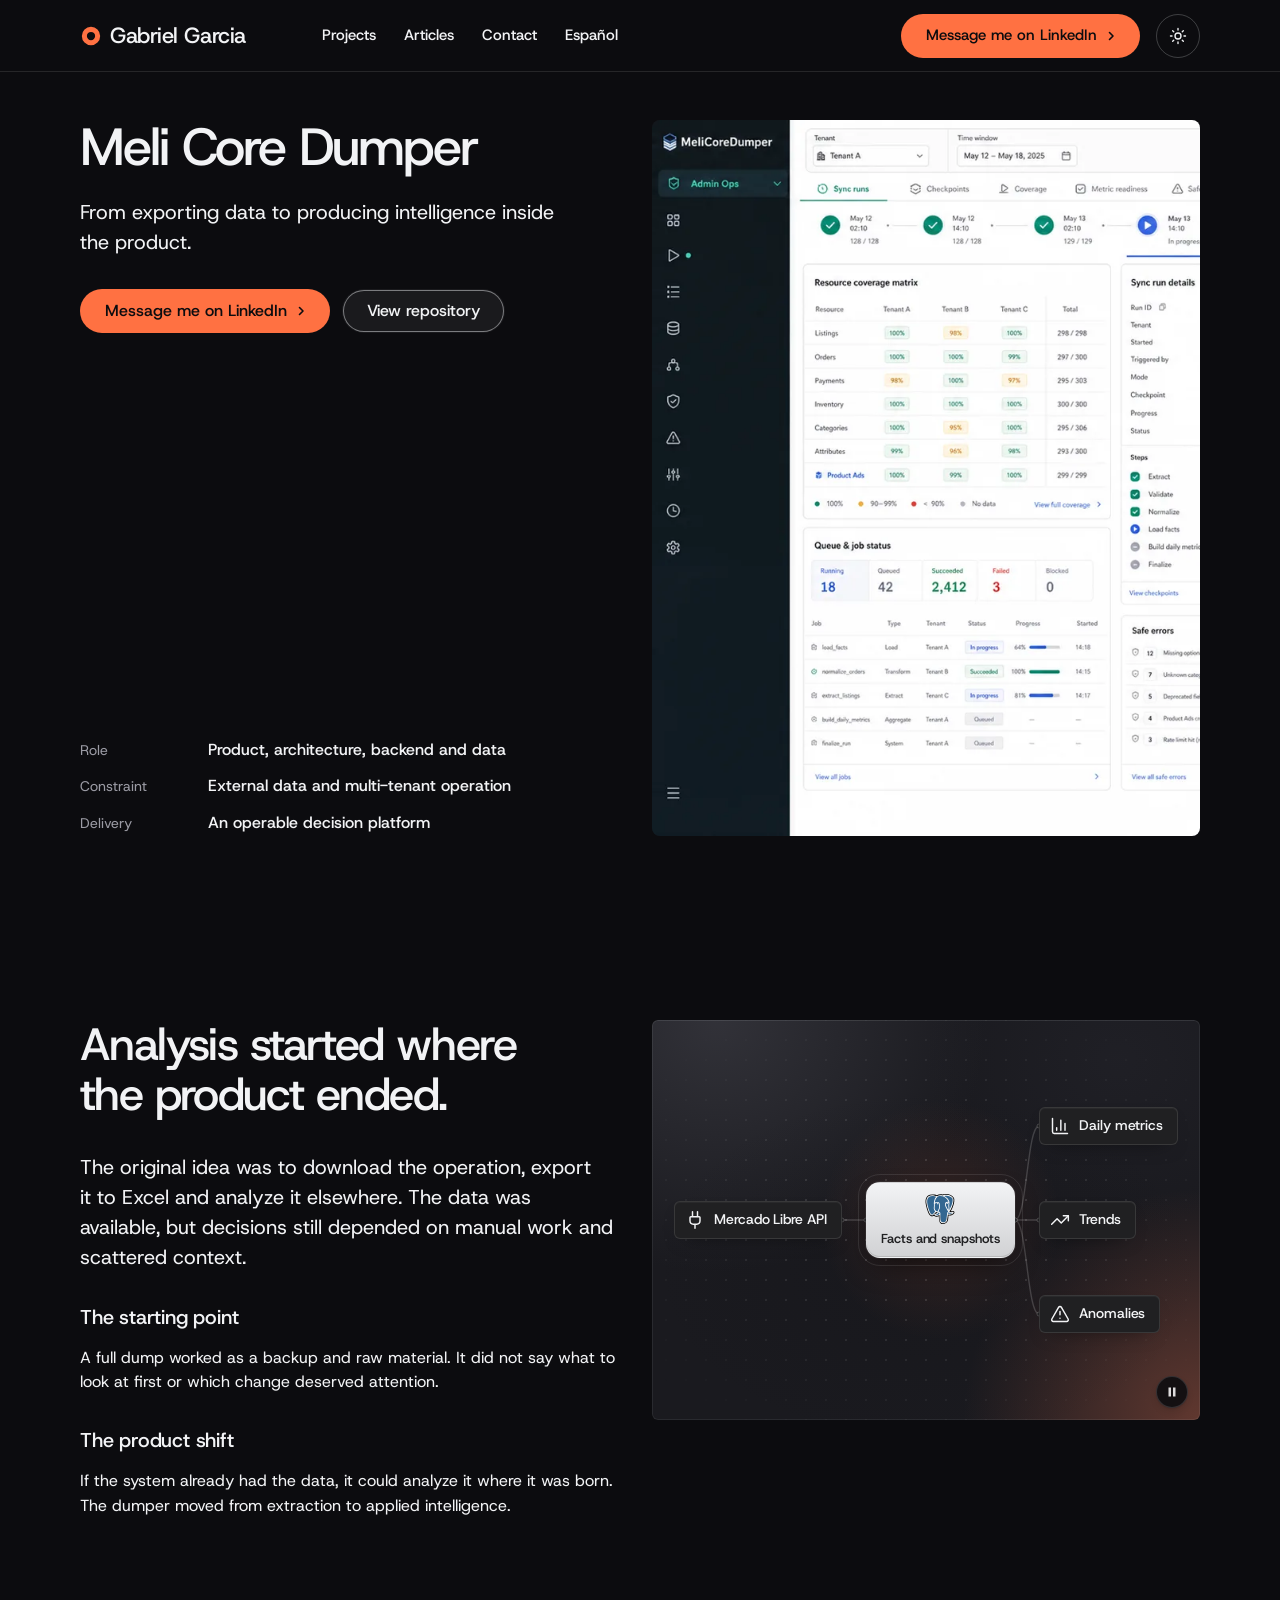
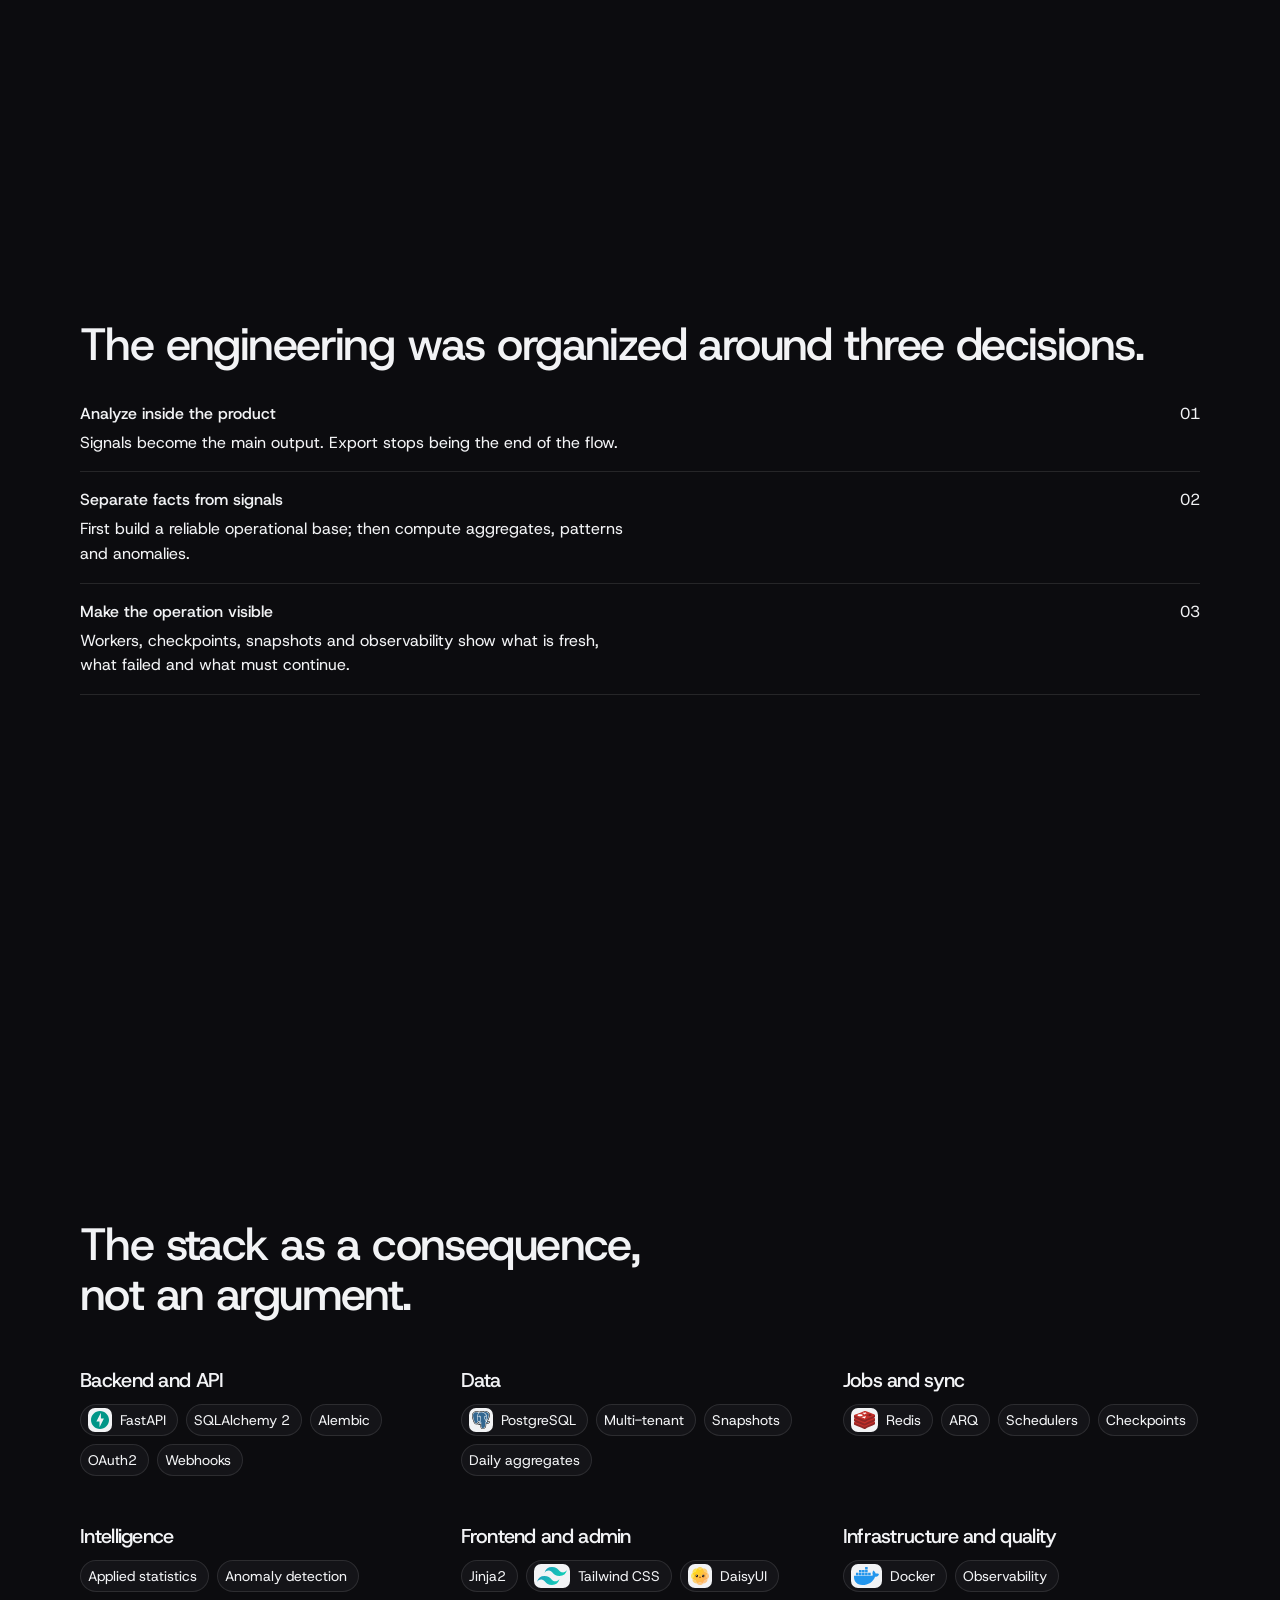
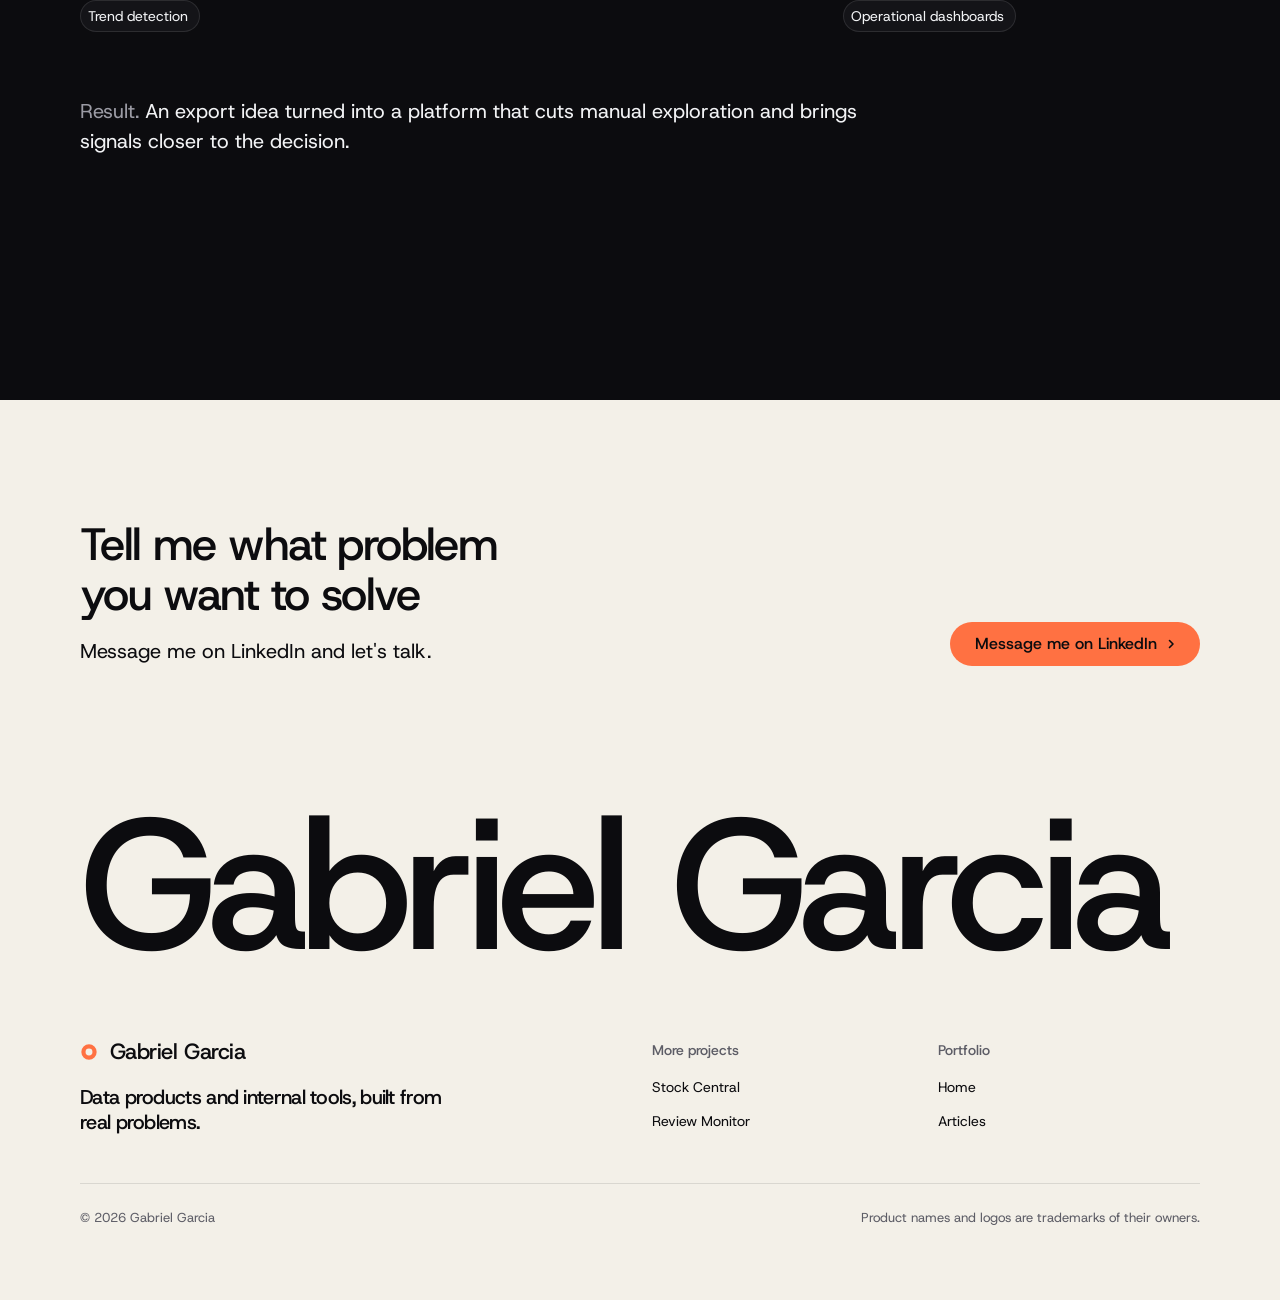
<file: en/projects/meli-core-dumper/index.html>
<!doctype html>
<html lang="en" data-type="software" data-radius="sharp" data-buttons="pill" data-motion>
<head>
<meta charset="utf-8">
<meta name="viewport" content="width=device-width, initial-scale=1, viewport-fit=cover">
<title>Meli Core Dumper | Gabriel Garcia</title>
<meta name="description" content="Meli Core Dumper: a business intelligence platform for Mercado Libre sellers, from operational sync to signals that support decisions.">
<link rel="canonical" href="https://zogar89.github.io/Portfolio/en/projects/meli-core-dumper/">
<link rel="alternate" hreflang="es" href="https://zogar89.github.io/Portfolio/projects/meli-core-dumper/">
<link rel="alternate" hreflang="en" href="https://zogar89.github.io/Portfolio/en/projects/meli-core-dumper/">
<link rel="alternate" hreflang="x-default" href="https://zogar89.github.io/Portfolio/projects/meli-core-dumper/">
<meta name="site-kind" content="software">
<meta name="page-type" content="software">
<link rel="preconnect" href="https://fonts.googleapis.com">
<link rel="preconnect" href="https://fonts.gstatic.com" crossorigin>
<link href="https://fonts.googleapis.com/css2?family=Host+Grotesk:wght@400..700&family=JetBrains+Mono:wght@400..500&display=swap" rel="stylesheet">
<link rel="stylesheet" href="../../../assets/kit/system.css">
<link rel="stylesheet" href="../../../assets/kit/ui/cards.css">
<link rel="stylesheet" href="../../../assets/kit/motion/motion.css">
<link rel="stylesheet" href="../../../assets/kit/backgrounds/backgrounds.css">
<link rel="stylesheet" href="../../../assets/kit/layout/layout.css">
<link rel="stylesheet" href="../../../assets/kit/icons/icon.css">
<link rel="stylesheet" href="../../../assets/kit/diagrams/diagram.css">
<script>try{if(localStorage.getItem('theme')==='light'){document.documentElement.dataset.theme='light'}}catch(e){}</script>
<style>
:root {
  --p-bg: #0c0c0f; --p-surface: #141418; --p-ink: #f2f3f5; --p-muted: #9b9ba4;
  --p-accent: #ff7142; --p-accent-ink: #0c0c0f; --p-action: #ff7142; --p-action-ink: #0c0c0f;
  --p-inv-bg: #f3f0e8; --p-inv-surface: #e9e5da; --p-inv-ink: #0c0c0f; --p-inv-muted: #5d5d66;
  --p-inv-accent: #ff7142; --p-inv-accent-ink: #0c0c0f; --p-inv-action: #ff7142; --p-inv-action-ink: #0c0c0f;
  --font-display: "Host Grotesk", system-ui, sans-serif;
  --font-text: "Host Grotesk", system-ui, sans-serif;
  --font-mono: "JetBrains Mono", ui-monospace, "SFMono-Regular", Menlo, Consolas, monospace;
  --display-weight: 500;
  --display-tracking: -0.035em;
  --display-tracking-xl: -0.04em;
  --ground-bg: #1a1a1f; --ground-surface: #23232a; --ground-ink: #f2f3f5; --ground-muted: #9b9ba4; --ground-accent: #ff7142;
}
html[data-theme="light"] {
  --ground-bg: #dedad0; --ground-surface: #ebe7dd; --ground-ink: #0c0c0f; --ground-muted: #5d5d66; --ground-accent: #ff7142;
  --p-bg: #f3f0e8; --p-surface: #e9e5da; --p-ink: #0c0c0f; --p-muted: #5d5d66;
  --p-accent: #ff7142; --p-accent-ink: #0c0c0f; --p-action: #ff7142; --p-action-ink: #0c0c0f;
  --p-inv-bg: #0c0c0f; --p-inv-surface: #141418; --p-inv-ink: #f2f3f5; --p-inv-muted: #9b9ba4;
}
.theme-toggle { display: inline-grid; place-items: center; flex: none; width: 44px; height: 44px; padding: 0; margin: 0;
  border: 1px solid color-mix(in oklab, var(--ink) 22%, transparent); border-radius: 999px; background: transparent; color: var(--ink); cursor: pointer; }
.theme-toggle:hover { background: color-mix(in oklab, var(--ink) 8%, transparent); }
.theme-toggle:focus-visible { outline: 2px solid var(--action); outline-offset: 2px; }
.nav:not(.is-open) .nav__actions > .theme-toggle { display: inline-grid; }
html[data-theme="light"] .theme-toggle .i-sun, html:not([data-theme="light"]) .theme-toggle .i-moon { display: none; }
.frame__img { object-position: top left; }
#problem .panel { --p-h: 400px; }
.btn--secondary { background: transparent; box-shadow: inset 0 0 0 1px color-mix(in oklab, var(--ink) 45%, transparent); }
.btn--secondary:hover { background: color-mix(in oklab, var(--ink) 10%, transparent); }
.close__word { line-height: 1; overflow: visible; }
.hero--split { --ly-h1: clamp(36px, 1.9vw + 28px, 56px); }
.hero-facts { grid-template-columns: 1fr; gap: var(--s-3); }
.hero-facts > div { display: grid; grid-template-columns: 112px 1fr; gap: var(--s-4); align-items: baseline; }
.tech-grid { row-gap: var(--s-7); }
.tech-grid h3 { font-size: var(--t-lead); margin: 0 0 var(--s-3); }
.chips { display: flex; flex-wrap: wrap; gap: var(--s-2); }
html:not([data-theme="light"]) .ic-chip > img.ic { box-sizing: content-box; padding: 3px; border-radius: 7px; background: #f2f3f5; }
html:not([data-theme="light"]) .ic-chip > img.ic-ink { filter: none; }
.outcome { margin-top: var(--s-8); max-width: 62ch; }
@media (max-width: 639px) {
  .nav:not(.is-open) .nav__actions { display: flex; margin-left: auto; }
  .nav:not(.is-open) .nav__actions .btn { display: none; }
  .nav:not(.is-open) .nav__actions + .nav__toggle { margin-left: 0; }
  .close__word { font-size: 11vw; }
  .hero-facts > div { grid-template-columns: 1fr; gap: 2px; }
}
@media (max-width: 1279px) and (min-width: 640px) {
  .close__word { font-size: 13vw; }
}
@media (min-width: 640px) and (max-width: 1023px) {
  #problem .panel { --p-h: 216px; }
  #problem .stack-6 { gap: var(--s-5); }
  #problem .t-lead { font-size: 17px; }
  #problem h2 { font-size: 34px; }
  #decisions .t-h2 { font-size: 26px; }
}
@media (min-width: 1024px) and (max-width: 1279px) {
  #problem .panel { --p-h: 300px; }
  #problem .stack-6 { gap: var(--s-5); }
  #problem .t-lead { font-size: 17px; }
  #problem h2 { font-size: 36px; }
  #decisions .t-h2 { font-size: 28px; }
}
</style>
<link rel="stylesheet" href="../../../assets/kit/ui/base.css">
<script src="../../../assets/kit/backgrounds/backgrounds.js"></script>
</head>
<body>

<header class="nav">
  <div class="wrap nav__bar">
    <a class="nav__logo" href="../../"><span class="mark" data-mark="ring" aria-hidden="true"></span>Gabriel Garcia</a>
    <nav class="nav__links" aria-label="Main">
      <div class="nav__item"><a class="nav__link" href="../../#projects">Projects</a></div>
      <div class="nav__item"><a class="nav__link" href="../../#articles">Articles</a></div>
      <div class="nav__item"><a class="nav__link" href="#contact">Contact</a></div>
      <div class="nav__item"><a class="nav__link" href="../../../projects/meli-core-dumper/" hreflang="es" lang="es">Español</a></div>
    </nav>
    <div class="nav__actions">
      <a class="btn btn--primary" href="https://www.linkedin.com/in/gabrielalejandrogarcia/" rel="noreferrer">Message me on LinkedIn<svg class="m-arrow" viewBox="0 0 12 12" aria-hidden="true"><path class="m-arrow__stem" d="M1 6h8"/><path class="m-arrow__head" d="M4.5 2.5 8 6l-3.5 3.5"/></svg></a>
      <button class="theme-toggle" type="button" data-theme-toggle data-label-light="Switch to light mode" data-label-dark="Switch to dark mode" aria-label="Switch to light mode" title="Switch to light mode">
        <svg class="i-sun" width="18" height="18" viewBox="0 0 24 24" aria-hidden="true" fill="none" stroke="currentColor" stroke-width="1.8" stroke-linecap="round"><circle cx="12" cy="12" r="4"/><path d="M12 2v2M12 20v2M4.9 4.9l1.4 1.4M17.7 17.7l1.4 1.4M2 12h2M20 12h2M4.9 19.1l1.4-1.4M17.7 6.3l1.4-1.4"/></svg>
        <svg class="i-moon" width="18" height="18" viewBox="0 0 24 24" aria-hidden="true" fill="none" stroke="currentColor" stroke-width="1.8" stroke-linecap="round" stroke-linejoin="round"><path d="M20 14.5A8 8 0 0 1 9.5 4 8 8 0 1 0 20 14.5z"/></svg>
      </button>
    </div>
    <button class="nav__toggle" type="button" aria-expanded="false" aria-label="Menu">
      <svg width="18" height="18" viewBox="0 0 18 18" aria-hidden="true"><path d="M2 5h14M2 13h14" stroke="currentColor" stroke-width="1.6" stroke-linecap="round"/></svg>
    </button>
  </div>
</header>

<main id="top">

  <section class="hero hero--split" aria-labelledby="hero-h">
    <div class="wrap">
      <div class="hero-text grid hero-split">
        <div class="hero-copy span-6">
          <h1 id="hero-h">Meli Core Dumper</h1>
          <p class="t-lead">From exporting data to producing intelligence inside the product.</p>
          <div class="btn-row">
            <a class="btn btn--primary" href="https://www.linkedin.com/in/gabrielalejandrogarcia/" rel="noreferrer">Message me on LinkedIn<svg class="m-arrow" viewBox="0 0 12 12" aria-hidden="true"><path class="m-arrow__stem" d="M1 6h8"/><path class="m-arrow__head" d="M4.5 2.5 8 6l-3.5 3.5"/></svg></a>
            <a class="btn btn--secondary" href="https://github.com/Zogar89/MeliCoreDumper" rel="noreferrer">View repository</a>
          </div>
          <dl class="hero-facts">
            <div><dt>Role</dt><dd>Product, architecture, backend and data</dd></div>
            <div><dt>Constraint</dt><dd>External data and multi-tenant operation</dd></div>
            <div><dt>Delivery</dt><dd>An operable decision platform</dd></div>
          </dl>
        </div>
        <div class="hero-visual frame frame--photo span-6 start-7">
          <img class="frame__img" src="../../../assets/projects/meli-core-dumper-1600.webp" alt="Meli Core Dumper operations dashboard with sync status and metrics" width="1600" height="900" fetchpriority="high">
        </div>
      </div>
    </div>
  </section>

  <section class="section g2" id="problem" aria-labelledby="problem-h">
    <div class="wrap">
      <div class="group">
        <div class="grid grid--top">
          <div class="span-6 stack-6">
            <h2 id="problem-h">Analysis started where the product ended.</h2>
            <p class="t-lead">The original idea was to download the operation, export it to Excel and analyze it elsewhere. The data was available, but decisions still depended on manual work and scattered context.</p>
            <div class="stack-6">
            <div class="stack-4"><h3 class="t-card">The starting point</h3><p>A full dump worked as a backup and raw material. It did not say what to look at first or which change deserved attention.</p></div>
            <div class="stack-4"><h3 class="t-card">The product shift</h3><p>If the system already had the data, it could analyze it where it was born. The dumper moved from extraction to applied intelligence.</p></div>
            </div>
          </div>
          <div class="span-6 start-7">
            <div class="panel"><div class="dg" data-diagram><script type="application/json">{"layout":"lanes","curve":"curve","alt":"The Mercado Libre API feeds a base of facts and snapshots, from which daily metrics, trends and anomalies come out for the seller decision.","input":{"label":"Mercado Libre API","icon":"ui:plug"},"core":{"label":"Facts and snapshots","icon":"postgres"},"lanes":[{"label":"Daily metrics","icon":"ui:chart-column"},{"label":"Trends","icon":"ui:trending-up"},{"label":"Anomalies","icon":"ui:triangle-alert"}]}</script></div></div>
          </div>
        </div>
      </div>
      <div class="grid">
        <div class="span-12 stack-6" id="decisions">
          <h3 class="t-h2">The engineering was organized around three decisions.</h3>
          <ul class="rows">
          <li>
            <span class="rows__name">Analyze inside the product</span>
            <p>Signals become the main output. Export stops being the end of the flow.</p>
            <span class="rows__value">01</span>
          </li>
          <li>
            <span class="rows__name">Separate facts from signals</span>
            <p>First build a reliable operational base; then compute aggregates, patterns and anomalies.</p>
            <span class="rows__value">02</span>
          </li>
          <li>
            <span class="rows__name">Make the operation visible</span>
            <p>Workers, checkpoints, snapshots and observability show what is fresh, what failed and what must continue.</p>
            <span class="rows__value">03</span>
          </li>
          </ul>
        </div>
      </div>
    </div>
  </section>

  <section class="section" id="tech" aria-labelledby="tech-h" style="--hm: 2">
    <div class="wrap">
      <div class="section-head">
        <h2 id="tech-h">The stack as a consequence, not an argument.</h2>
      </div>
      <div class="grid tech-grid">
        <div class="span-4">
          <h3>Backend and API</h3>
          <div class="chips"><span class="ic-chip"><img class="ic" src="../../../assets/kit/icons/fastapi.svg" alt="" width="40" height="40">FastAPI</span><span class="ic-chip">SQLAlchemy 2</span><span class="ic-chip">Alembic</span><span class="ic-chip">OAuth2</span><span class="ic-chip">Webhooks</span></div>
        </div>
        <div class="span-4">
          <h3>Data</h3>
          <div class="chips"><span class="ic-chip"><img class="ic" src="../../../assets/kit/icons/postgres.svg" alt="" width="39" height="40">PostgreSQL</span><span class="ic-chip">Multi-tenant</span><span class="ic-chip">Snapshots</span><span class="ic-chip">Daily aggregates</span></div>
        </div>
        <div class="span-4">
          <h3>Jobs and sync</h3>
          <div class="chips"><span class="ic-chip"><img class="ic" src="../../../assets/kit/icons/redis.svg" alt="" width="40" height="34">Redis</span><span class="ic-chip">ARQ</span><span class="ic-chip">Schedulers</span><span class="ic-chip">Checkpoints</span></div>
        </div>
        <div class="span-4">
          <h3>Intelligence</h3>
          <div class="chips"><span class="ic-chip">Applied statistics</span><span class="ic-chip">Anomaly detection</span><span class="ic-chip">Trend detection</span></div>
        </div>
        <div class="span-4">
          <h3>Frontend and admin</h3>
          <div class="chips"><span class="ic-chip">Jinja2</span><span class="ic-chip"><img class="ic ic-land" src="../../../assets/kit/icons/tailwindcss.svg" alt="" width="40" height="24">Tailwind CSS</span><span class="ic-chip"><img class="ic" src="../../../assets/kit/icons/daisyUI-icon.svg" alt="" width="40" height="40">DaisyUI</span></div>
        </div>
        <div class="span-4">
          <h3>Infrastructure and quality</h3>
          <div class="chips"><span class="ic-chip"><img class="ic ic-land" src="../../../assets/kit/icons/docker.svg" alt="" width="40" height="29">Docker</span><span class="ic-chip">Observability</span><span class="ic-chip">Operational dashboards</span></div>
        </div>
      </div>
      <p class="t-lead outcome"><span class="muted">Result.</span> An export idea turned into a platform that cuts manual exploration and brings signals closer to the decision.</p>
    </div>
  </section>

</main>

<footer class="footer closing ground-inverse" id="contact" aria-labelledby="close-h">
  <div class="wrap">
    <div class="closing__cta close--word">
      <div class="section-head--split">
        <div>
          <h2 id="close-h">Tell me what problem you want to solve</h2>
          <p class="t-lead">Message me on LinkedIn and let's talk.</p>
        </div>
        <a class="btn btn--primary" href="https://www.linkedin.com/in/gabrielalejandrogarcia/" rel="noreferrer">Message me on LinkedIn<svg class="m-arrow" viewBox="0 0 12 12" aria-hidden="true"><path class="m-arrow__stem" d="M1 6h8"/><path class="m-arrow__head" d="M4.5 2.5 8 6l-3.5 3.5"/></svg></a>
      </div>
      <p class="close__word" aria-hidden="true">Gabriel Garcia</p>
    </div>
    <div class="closing__links">
      <div class="grid">
        <div class="span-6 stack-4">
          <a class="nav__logo" href="../../"><span class="mark" data-mark="ring" aria-hidden="true"></span>Gabriel Garcia</a>
          <p class="footer__lede">Data products and internal tools, built from real problems.</p>
        </div>
        <div class="span-3 footer__col"><h4>More projects</h4><ul><li><a href="../stock-central/">Stock Central</a></li><li><a href="../monitor-reviews/">Review Monitor</a></li></ul></div>
        <div class="span-3 footer__col"><h4>Portfolio</h4><ul><li><a href="../../">Home</a></li><li><a href="../../#articles">Articles</a></li></ul></div>
      </div>
      <div class="footer__legal">
        <span>&copy; 2026 Gabriel Garcia</span>
        <span>Product names and logos are trademarks of their owners.</span>
      </div>
    </div>
  </div>
</footer>

<script type="module" src="../../../assets/kit/system.js"></script>
<script type="module" src="../../../assets/kit/motion/motion.js"></script>
<script type="module" src="../../../assets/kit/layout/layout.js"></script>
<script type="module" src="../../../assets/kit/diagrams/mount.js"></script>
<script>
(function () {
  var root = document.documentElement, btn = document.querySelector('[data-theme-toggle]');
  if (!btn) return;
  function paint() {
    var light = root.dataset.theme === 'light';
    var label = light ? btn.dataset.labelDark : btn.dataset.labelLight;
    btn.setAttribute('aria-label', label); btn.title = label;
  }
  paint();
  btn.addEventListener('click', function () {
    var light = root.dataset.theme !== 'light';
    if (light) root.dataset.theme = 'light'; else delete root.dataset.theme;
    root.dataset.tone = light ? 'light' : 'dark';
    try { localStorage.setItem('theme', light ? 'light' : 'dark'); } catch (e) {}
    paint();
  });
})();
</script>
</body>
</html>
</file>
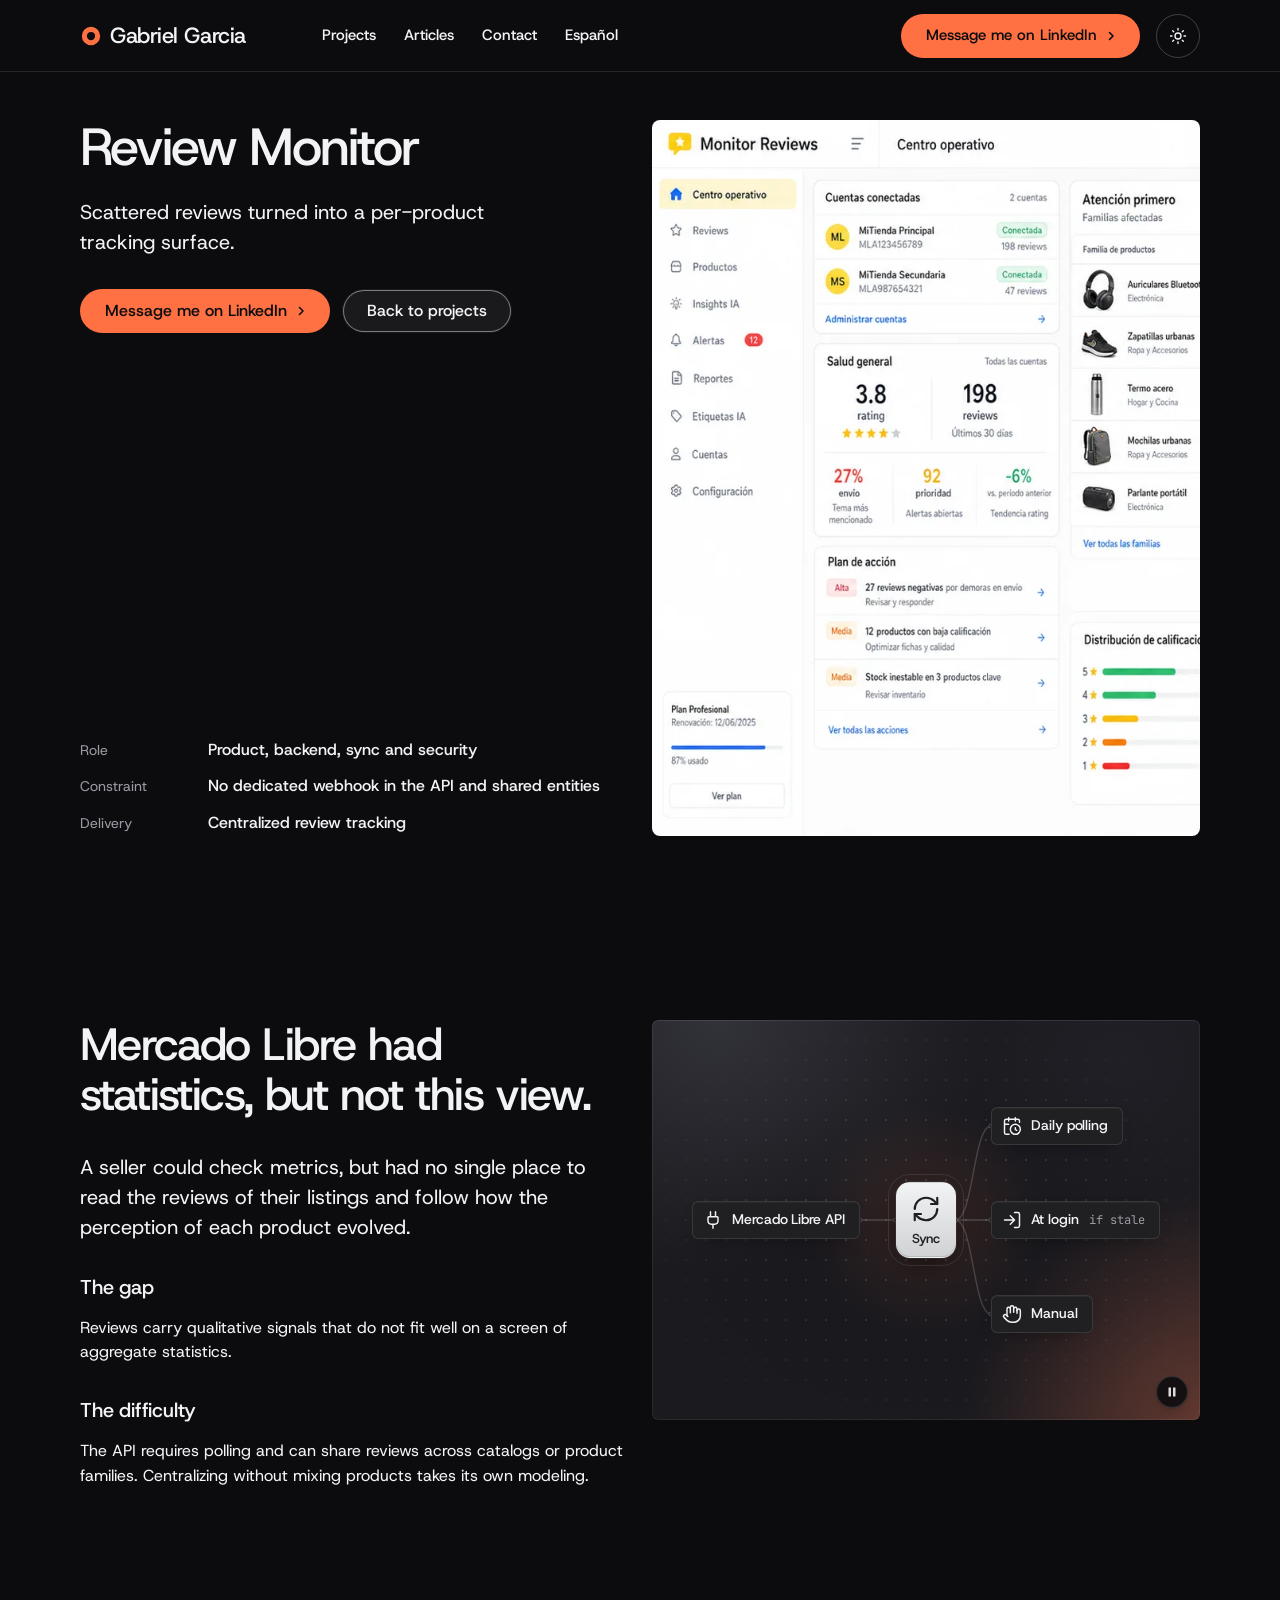
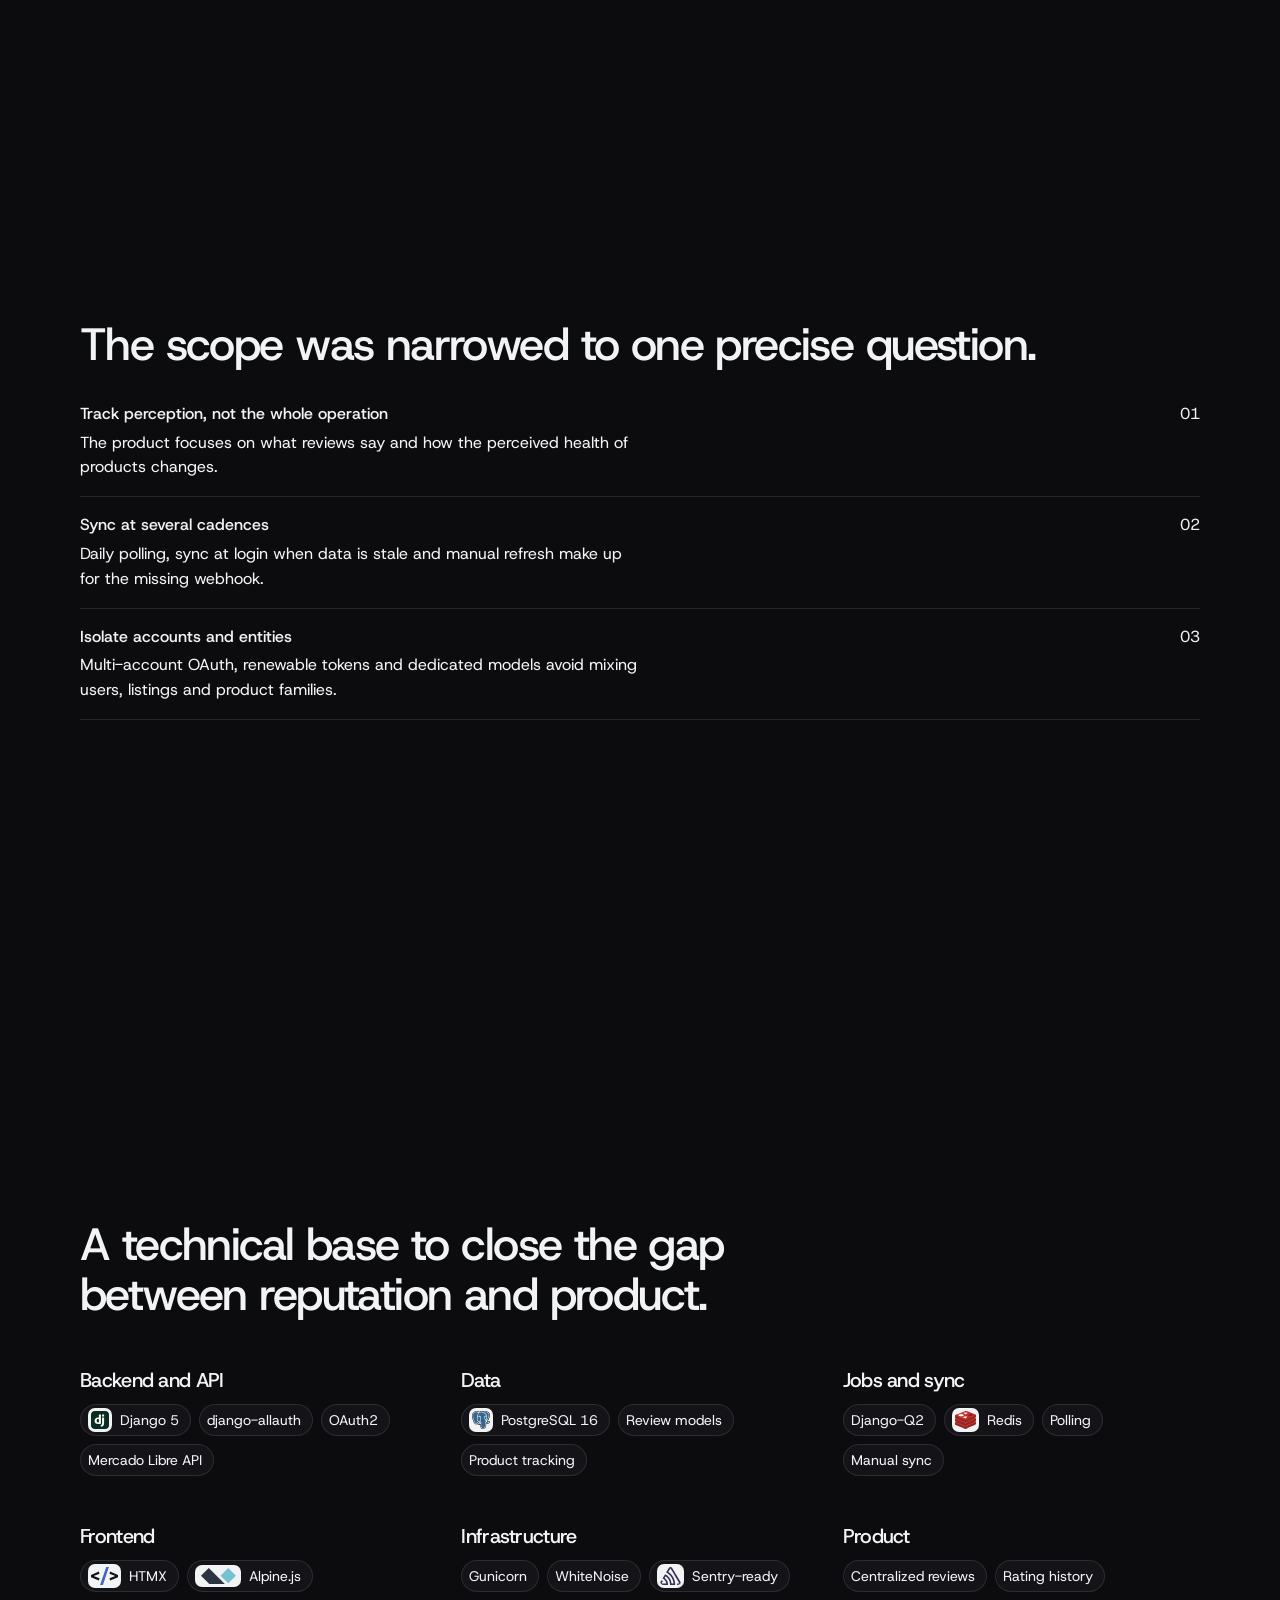
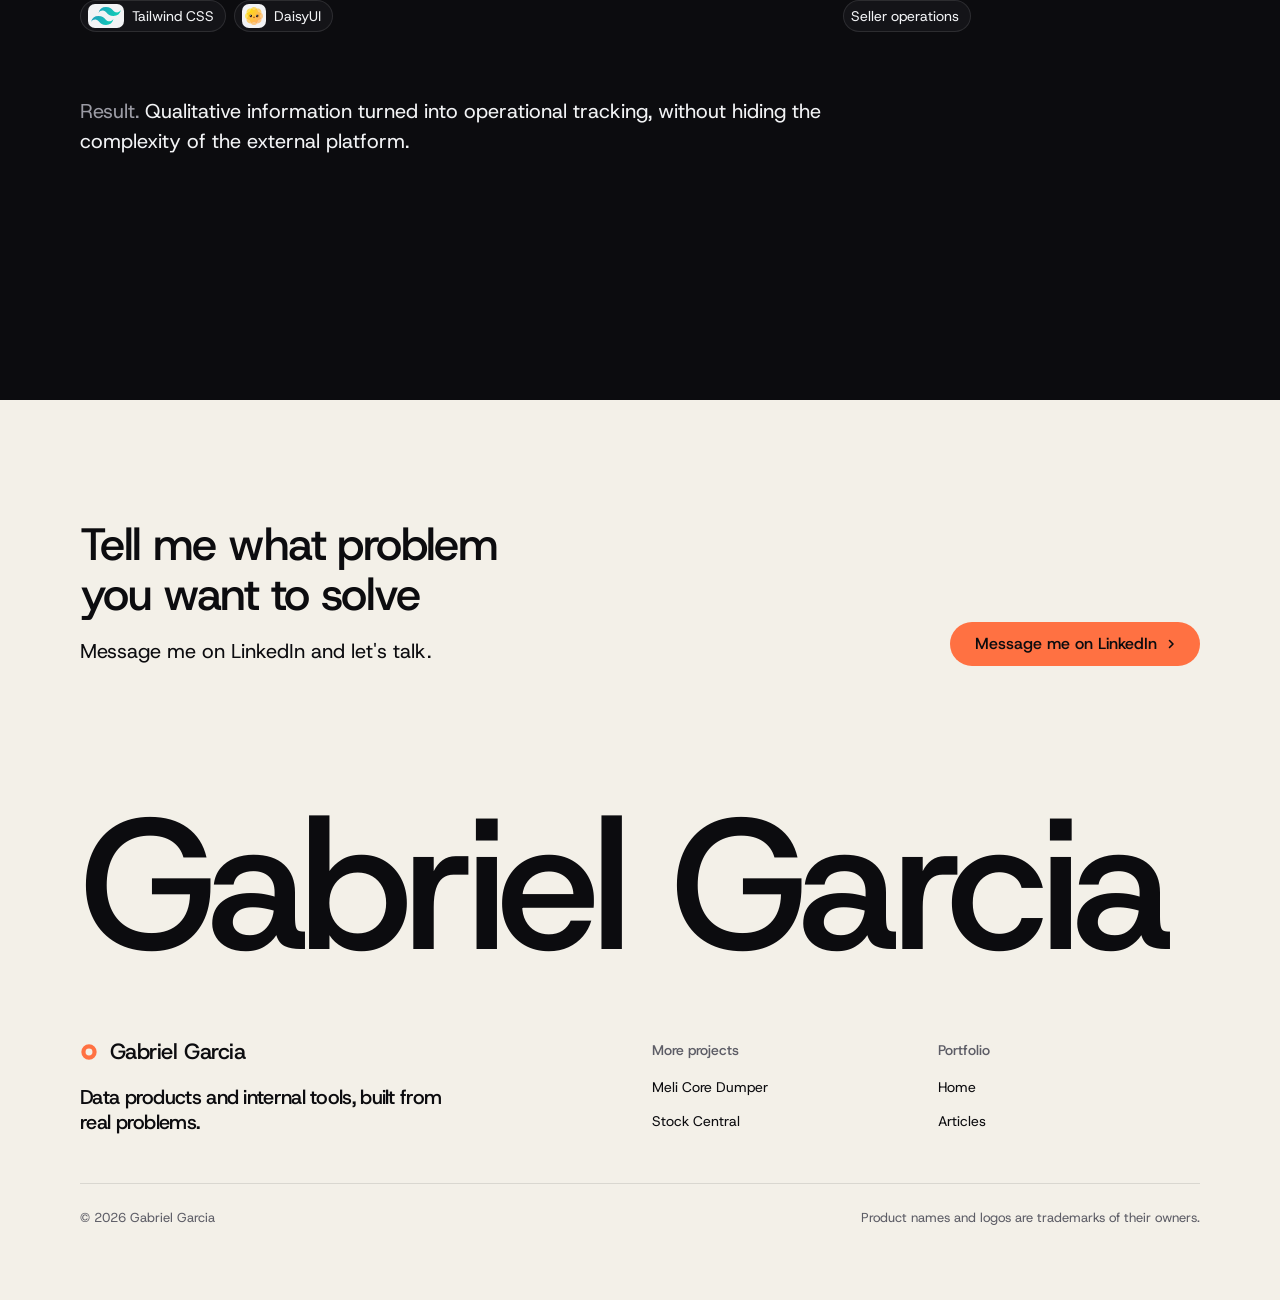
<file: en/projects/monitor-reviews/index.html>
<!doctype html>
<html lang="en" data-type="software" data-radius="sharp" data-buttons="pill" data-motion>
<head>
<meta charset="utf-8">
<meta name="viewport" content="width=device-width, initial-scale=1, viewport-fit=cover">
<title>Review Monitor | Gabriel Garcia</title>
<meta name="description" content="Review Monitor: a tracking surface that brings reviews together and shows how the perception of products published on Mercado Libre changes over time.">
<link rel="canonical" href="https://zogar89.github.io/Portfolio/en/projects/monitor-reviews/">
<link rel="alternate" hreflang="es" href="https://zogar89.github.io/Portfolio/projects/monitor-reviews/">
<link rel="alternate" hreflang="en" href="https://zogar89.github.io/Portfolio/en/projects/monitor-reviews/">
<link rel="alternate" hreflang="x-default" href="https://zogar89.github.io/Portfolio/projects/monitor-reviews/">
<meta name="site-kind" content="software">
<meta name="page-type" content="software">
<link rel="preconnect" href="https://fonts.googleapis.com">
<link rel="preconnect" href="https://fonts.gstatic.com" crossorigin>
<link href="https://fonts.googleapis.com/css2?family=Host+Grotesk:wght@400..700&family=JetBrains+Mono:wght@400..500&display=swap" rel="stylesheet">
<link rel="stylesheet" href="../../../assets/kit/system.css">
<link rel="stylesheet" href="../../../assets/kit/ui/cards.css">
<link rel="stylesheet" href="../../../assets/kit/motion/motion.css">
<link rel="stylesheet" href="../../../assets/kit/backgrounds/backgrounds.css">
<link rel="stylesheet" href="../../../assets/kit/layout/layout.css">
<link rel="stylesheet" href="../../../assets/kit/icons/icon.css">
<link rel="stylesheet" href="../../../assets/kit/diagrams/diagram.css">
<script>try{if(localStorage.getItem('theme')==='light'){document.documentElement.dataset.theme='light'}}catch(e){}</script>
<style>
:root {
  --p-bg: #0c0c0f; --p-surface: #141418; --p-ink: #f2f3f5; --p-muted: #9b9ba4;
  --p-accent: #ff7142; --p-accent-ink: #0c0c0f; --p-action: #ff7142; --p-action-ink: #0c0c0f;
  --p-inv-bg: #f3f0e8; --p-inv-surface: #e9e5da; --p-inv-ink: #0c0c0f; --p-inv-muted: #5d5d66;
  --p-inv-accent: #ff7142; --p-inv-accent-ink: #0c0c0f; --p-inv-action: #ff7142; --p-inv-action-ink: #0c0c0f;
  --font-display: "Host Grotesk", system-ui, sans-serif;
  --font-text: "Host Grotesk", system-ui, sans-serif;
  --font-mono: "JetBrains Mono", ui-monospace, "SFMono-Regular", Menlo, Consolas, monospace;
  --display-weight: 500;
  --display-tracking: -0.035em;
  --display-tracking-xl: -0.04em;
  --ground-bg: #1a1a1f; --ground-surface: #23232a; --ground-ink: #f2f3f5; --ground-muted: #9b9ba4; --ground-accent: #ff7142;
}
html[data-theme="light"] {
  --ground-bg: #dedad0; --ground-surface: #ebe7dd; --ground-ink: #0c0c0f; --ground-muted: #5d5d66; --ground-accent: #ff7142;
  --p-bg: #f3f0e8; --p-surface: #e9e5da; --p-ink: #0c0c0f; --p-muted: #5d5d66;
  --p-accent: #ff7142; --p-accent-ink: #0c0c0f; --p-action: #ff7142; --p-action-ink: #0c0c0f;
  --p-inv-bg: #0c0c0f; --p-inv-surface: #141418; --p-inv-ink: #f2f3f5; --p-inv-muted: #9b9ba4;
}
.theme-toggle { display: inline-grid; place-items: center; flex: none; width: 44px; height: 44px; padding: 0; margin: 0;
  border: 1px solid color-mix(in oklab, var(--ink) 22%, transparent); border-radius: 999px; background: transparent; color: var(--ink); cursor: pointer; }
.theme-toggle:hover { background: color-mix(in oklab, var(--ink) 8%, transparent); }
.theme-toggle:focus-visible { outline: 2px solid var(--action); outline-offset: 2px; }
.nav:not(.is-open) .nav__actions > .theme-toggle { display: inline-grid; }
html[data-theme="light"] .theme-toggle .i-sun, html:not([data-theme="light"]) .theme-toggle .i-moon { display: none; }
.frame__img { object-position: top left; }
#problem .panel { --p-h: 400px; }
.btn--secondary { background: transparent; box-shadow: inset 0 0 0 1px color-mix(in oklab, var(--ink) 45%, transparent); }
.btn--secondary:hover { background: color-mix(in oklab, var(--ink) 10%, transparent); }
.close__word { line-height: 1; overflow: visible; }
.hero--split { --ly-h1: clamp(36px, 1.9vw + 28px, 56px); }
.hero-facts { grid-template-columns: 1fr; gap: var(--s-3); }
.hero-facts > div { display: grid; grid-template-columns: 112px 1fr; gap: var(--s-4); align-items: baseline; }
.tech-grid { row-gap: var(--s-7); }
.tech-grid h3 { font-size: var(--t-lead); margin: 0 0 var(--s-3); }
.chips { display: flex; flex-wrap: wrap; gap: var(--s-2); }
html:not([data-theme="light"]) .ic-chip > img.ic { box-sizing: content-box; padding: 3px; border-radius: 7px; background: #f2f3f5; }
html:not([data-theme="light"]) .ic-chip > img.ic-ink { filter: none; }
.outcome { margin-top: var(--s-8); max-width: 62ch; }
@media (max-width: 639px) {
  .nav:not(.is-open) .nav__actions { display: flex; margin-left: auto; }
  .nav:not(.is-open) .nav__actions .btn { display: none; }
  .nav:not(.is-open) .nav__actions + .nav__toggle { margin-left: 0; }
  .close__word { font-size: 11vw; }
  .hero-facts > div { grid-template-columns: 1fr; gap: 2px; }
}
@media (max-width: 1279px) and (min-width: 640px) {
  .close__word { font-size: 13vw; }
}
@media (min-width: 640px) and (max-width: 1023px) {
  #problem .panel { --p-h: 216px; }
  #problem .stack-6 { gap: var(--s-5); }
  #problem .t-lead { font-size: 17px; }
  #problem h2 { font-size: 34px; }
  #decisions .t-h2 { font-size: 26px; }
}
@media (min-width: 1024px) and (max-width: 1279px) {
  #problem .panel { --p-h: 300px; }
  #problem .stack-6 { gap: var(--s-5); }
  #problem .t-lead { font-size: 17px; }
  #problem h2 { font-size: 36px; }
  #decisions .t-h2 { font-size: 28px; }
}
</style>
<link rel="stylesheet" href="../../../assets/kit/ui/base.css">
<script src="../../../assets/kit/backgrounds/backgrounds.js"></script>
</head>
<body>

<header class="nav">
  <div class="wrap nav__bar">
    <a class="nav__logo" href="../../"><span class="mark" data-mark="ring" aria-hidden="true"></span>Gabriel Garcia</a>
    <nav class="nav__links" aria-label="Main">
      <div class="nav__item"><a class="nav__link" href="../../#projects">Projects</a></div>
      <div class="nav__item"><a class="nav__link" href="../../#articles">Articles</a></div>
      <div class="nav__item"><a class="nav__link" href="#contact">Contact</a></div>
      <div class="nav__item"><a class="nav__link" href="../../../projects/monitor-reviews/" hreflang="es" lang="es">Español</a></div>
    </nav>
    <div class="nav__actions">
      <a class="btn btn--primary" href="https://www.linkedin.com/in/gabrielalejandrogarcia/" rel="noreferrer">Message me on LinkedIn<svg class="m-arrow" viewBox="0 0 12 12" aria-hidden="true"><path class="m-arrow__stem" d="M1 6h8"/><path class="m-arrow__head" d="M4.5 2.5 8 6l-3.5 3.5"/></svg></a>
      <button class="theme-toggle" type="button" data-theme-toggle data-label-light="Switch to light mode" data-label-dark="Switch to dark mode" aria-label="Switch to light mode" title="Switch to light mode">
        <svg class="i-sun" width="18" height="18" viewBox="0 0 24 24" aria-hidden="true" fill="none" stroke="currentColor" stroke-width="1.8" stroke-linecap="round"><circle cx="12" cy="12" r="4"/><path d="M12 2v2M12 20v2M4.9 4.9l1.4 1.4M17.7 17.7l1.4 1.4M2 12h2M20 12h2M4.9 19.1l1.4-1.4M17.7 6.3l1.4-1.4"/></svg>
        <svg class="i-moon" width="18" height="18" viewBox="0 0 24 24" aria-hidden="true" fill="none" stroke="currentColor" stroke-width="1.8" stroke-linecap="round" stroke-linejoin="round"><path d="M20 14.5A8 8 0 0 1 9.5 4 8 8 0 1 0 20 14.5z"/></svg>
      </button>
    </div>
    <button class="nav__toggle" type="button" aria-expanded="false" aria-label="Menu">
      <svg width="18" height="18" viewBox="0 0 18 18" aria-hidden="true"><path d="M2 5h14M2 13h14" stroke="currentColor" stroke-width="1.6" stroke-linecap="round"/></svg>
    </button>
  </div>
</header>

<main id="top">

  <section class="hero hero--split" aria-labelledby="hero-h">
    <div class="wrap">
      <div class="hero-text grid hero-split">
        <div class="hero-copy span-6">
          <h1 id="hero-h">Review Monitor</h1>
          <p class="t-lead">Scattered reviews turned into a per-product tracking surface.</p>
          <div class="btn-row">
            <a class="btn btn--primary" href="https://www.linkedin.com/in/gabrielalejandrogarcia/" rel="noreferrer">Message me on LinkedIn<svg class="m-arrow" viewBox="0 0 12 12" aria-hidden="true"><path class="m-arrow__stem" d="M1 6h8"/><path class="m-arrow__head" d="M4.5 2.5 8 6l-3.5 3.5"/></svg></a>
            <a class="btn btn--secondary" href="../../#projects">Back to projects</a>
          </div>
          <dl class="hero-facts">
            <div><dt>Role</dt><dd>Product, backend, sync and security</dd></div>
            <div><dt>Constraint</dt><dd>No dedicated webhook in the API and shared entities</dd></div>
            <div><dt>Delivery</dt><dd>Centralized review tracking</dd></div>
          </dl>
        </div>
        <div class="hero-visual frame frame--photo span-6 start-7">
          <img class="frame__img" src="../../../assets/projects/monitor-reviews-1600.webp" alt="Review Monitor dashboard with critical reviews and insights" width="1600" height="900" fetchpriority="high">
        </div>
      </div>
    </div>
  </section>

  <section class="section g2" id="problem" aria-labelledby="problem-h">
    <div class="wrap">
      <div class="group">
        <div class="grid grid--top">
          <div class="span-6 stack-6">
            <h2 id="problem-h">Mercado Libre had statistics, but not this view.</h2>
            <p class="t-lead">A seller could check metrics, but had no single place to read the reviews of their listings and follow how the perception of each product evolved.</p>
            <div class="stack-6">
            <div class="stack-4"><h3 class="t-card">The gap</h3><p>Reviews carry qualitative signals that do not fit well on a screen of aggregate statistics.</p></div>
            <div class="stack-4"><h3 class="t-card">The difficulty</h3><p>The API requires polling and can share reviews across catalogs or product families. Centralizing without mixing products takes its own modeling.</p></div>
            </div>
          </div>
          <div class="span-6 start-7">
            <div class="panel"><div class="dg" data-diagram><script type="application/json">{"layout":"lanes","curve":"curve","alt":"The Mercado Libre API is synced three ways: daily polling, at login when data is stale, and manually.","input":{"label":"Mercado Libre API","icon":"ui:plug"},"core":{"label":"Sync","icon":"ui:refresh-cw"},"lanes":[{"label":"Daily polling","icon":"ui:calendar-clock"},{"label":"At login","icon":"ui:log-in","meta":"if stale"},{"label":"Manual","icon":"ui:hand"}]}</script></div></div>
          </div>
        </div>
      </div>
      <div class="grid">
        <div class="span-12 stack-6" id="decisions">
          <h3 class="t-h2">The scope was narrowed to one precise question.</h3>
          <ul class="rows">
          <li>
            <span class="rows__name">Track perception, not the whole operation</span>
            <p>The product focuses on what reviews say and how the perceived health of products changes.</p>
            <span class="rows__value">01</span>
          </li>
          <li>
            <span class="rows__name">Sync at several cadences</span>
            <p>Daily polling, sync at login when data is stale and manual refresh make up for the missing webhook.</p>
            <span class="rows__value">02</span>
          </li>
          <li>
            <span class="rows__name">Isolate accounts and entities</span>
            <p>Multi-account OAuth, renewable tokens and dedicated models avoid mixing users, listings and product families.</p>
            <span class="rows__value">03</span>
          </li>
          </ul>
        </div>
      </div>
    </div>
  </section>

  <section class="section" id="tech" aria-labelledby="tech-h" style="--hm: 2">
    <div class="wrap">
      <div class="section-head">
        <h2 id="tech-h">A technical base to close the gap between reputation and product.</h2>
      </div>
      <div class="grid tech-grid">
        <div class="span-4">
          <h3>Backend and API</h3>
          <div class="chips"><span class="ic-chip"><img class="ic" src="../../../assets/kit/icons/django.svg" alt="" width="40" height="40">Django 5</span><span class="ic-chip">django-allauth</span><span class="ic-chip">OAuth2</span><span class="ic-chip">Mercado Libre API</span></div>
        </div>
        <div class="span-4">
          <h3>Data</h3>
          <div class="chips"><span class="ic-chip"><img class="ic" src="../../../assets/kit/icons/postgres.svg" alt="" width="39" height="40">PostgreSQL 16</span><span class="ic-chip">Review models</span><span class="ic-chip">Product tracking</span></div>
        </div>
        <div class="span-4">
          <h3>Jobs and sync</h3>
          <div class="chips"><span class="ic-chip">Django-Q2</span><span class="ic-chip"><img class="ic" src="../../../assets/kit/icons/redis.svg" alt="" width="40" height="34">Redis</span><span class="ic-chip">Polling</span><span class="ic-chip">Manual sync</span></div>
        </div>
        <div class="span-4">
          <h3>Frontend</h3>
          <div class="chips"><span class="ic-chip"><img class="ic ic-land" src="../../../assets/kit/icons/htmx.svg" alt="" width="40" height="26">HTMX</span><span class="ic-chip"><img class="ic ic-wide" src="../../../assets/kit/icons/alpinejs.svg" alt="" width="40" height="18">Alpine.js</span><span class="ic-chip"><img class="ic ic-land" src="../../../assets/kit/icons/tailwindcss.svg" alt="" width="40" height="24">Tailwind CSS</span><span class="ic-chip"><img class="ic" src="../../../assets/kit/icons/daisyUI-icon.svg" alt="" width="40" height="40">DaisyUI</span></div>
        </div>
        <div class="span-4">
          <h3>Infrastructure</h3>
          <div class="chips"><span class="ic-chip">Gunicorn</span><span class="ic-chip">WhiteNoise</span><span class="ic-chip"><img class="ic" src="../../../assets/kit/icons/sentry.svg" alt="" width="40" height="35">Sentry-ready</span></div>
        </div>
        <div class="span-4">
          <h3>Product</h3>
          <div class="chips"><span class="ic-chip">Centralized reviews</span><span class="ic-chip">Rating history</span><span class="ic-chip">Seller operations</span></div>
        </div>
      </div>
      <p class="t-lead outcome"><span class="muted">Result.</span> Qualitative information turned into operational tracking, without hiding the complexity of the external platform.</p>
    </div>
  </section>

</main>

<footer class="footer closing ground-inverse" id="contact" aria-labelledby="close-h">
  <div class="wrap">
    <div class="closing__cta close--word">
      <div class="section-head--split">
        <div>
          <h2 id="close-h">Tell me what problem you want to solve</h2>
          <p class="t-lead">Message me on LinkedIn and let's talk.</p>
        </div>
        <a class="btn btn--primary" href="https://www.linkedin.com/in/gabrielalejandrogarcia/" rel="noreferrer">Message me on LinkedIn<svg class="m-arrow" viewBox="0 0 12 12" aria-hidden="true"><path class="m-arrow__stem" d="M1 6h8"/><path class="m-arrow__head" d="M4.5 2.5 8 6l-3.5 3.5"/></svg></a>
      </div>
      <p class="close__word" aria-hidden="true">Gabriel Garcia</p>
    </div>
    <div class="closing__links">
      <div class="grid">
        <div class="span-6 stack-4">
          <a class="nav__logo" href="../../"><span class="mark" data-mark="ring" aria-hidden="true"></span>Gabriel Garcia</a>
          <p class="footer__lede">Data products and internal tools, built from real problems.</p>
        </div>
        <div class="span-3 footer__col"><h4>More projects</h4><ul><li><a href="../meli-core-dumper/">Meli Core Dumper</a></li><li><a href="../stock-central/">Stock Central</a></li></ul></div>
        <div class="span-3 footer__col"><h4>Portfolio</h4><ul><li><a href="../../">Home</a></li><li><a href="../../#articles">Articles</a></li></ul></div>
      </div>
      <div class="footer__legal">
        <span>&copy; 2026 Gabriel Garcia</span>
        <span>Product names and logos are trademarks of their owners.</span>
      </div>
    </div>
  </div>
</footer>

<script type="module" src="../../../assets/kit/system.js"></script>
<script type="module" src="../../../assets/kit/motion/motion.js"></script>
<script type="module" src="../../../assets/kit/layout/layout.js"></script>
<script type="module" src="../../../assets/kit/diagrams/mount.js"></script>
<script>
(function () {
  var root = document.documentElement, btn = document.querySelector('[data-theme-toggle]');
  if (!btn) return;
  function paint() {
    var light = root.dataset.theme === 'light';
    var label = light ? btn.dataset.labelDark : btn.dataset.labelLight;
    btn.setAttribute('aria-label', label); btn.title = label;
  }
  paint();
  btn.addEventListener('click', function () {
    var light = root.dataset.theme !== 'light';
    if (light) root.dataset.theme = 'light'; else delete root.dataset.theme;
    root.dataset.tone = light ? 'light' : 'dark';
    try { localStorage.setItem('theme', light ? 'light' : 'dark'); } catch (e) {}
    paint();
  });
})();
</script>
</body>
</html>
</file>
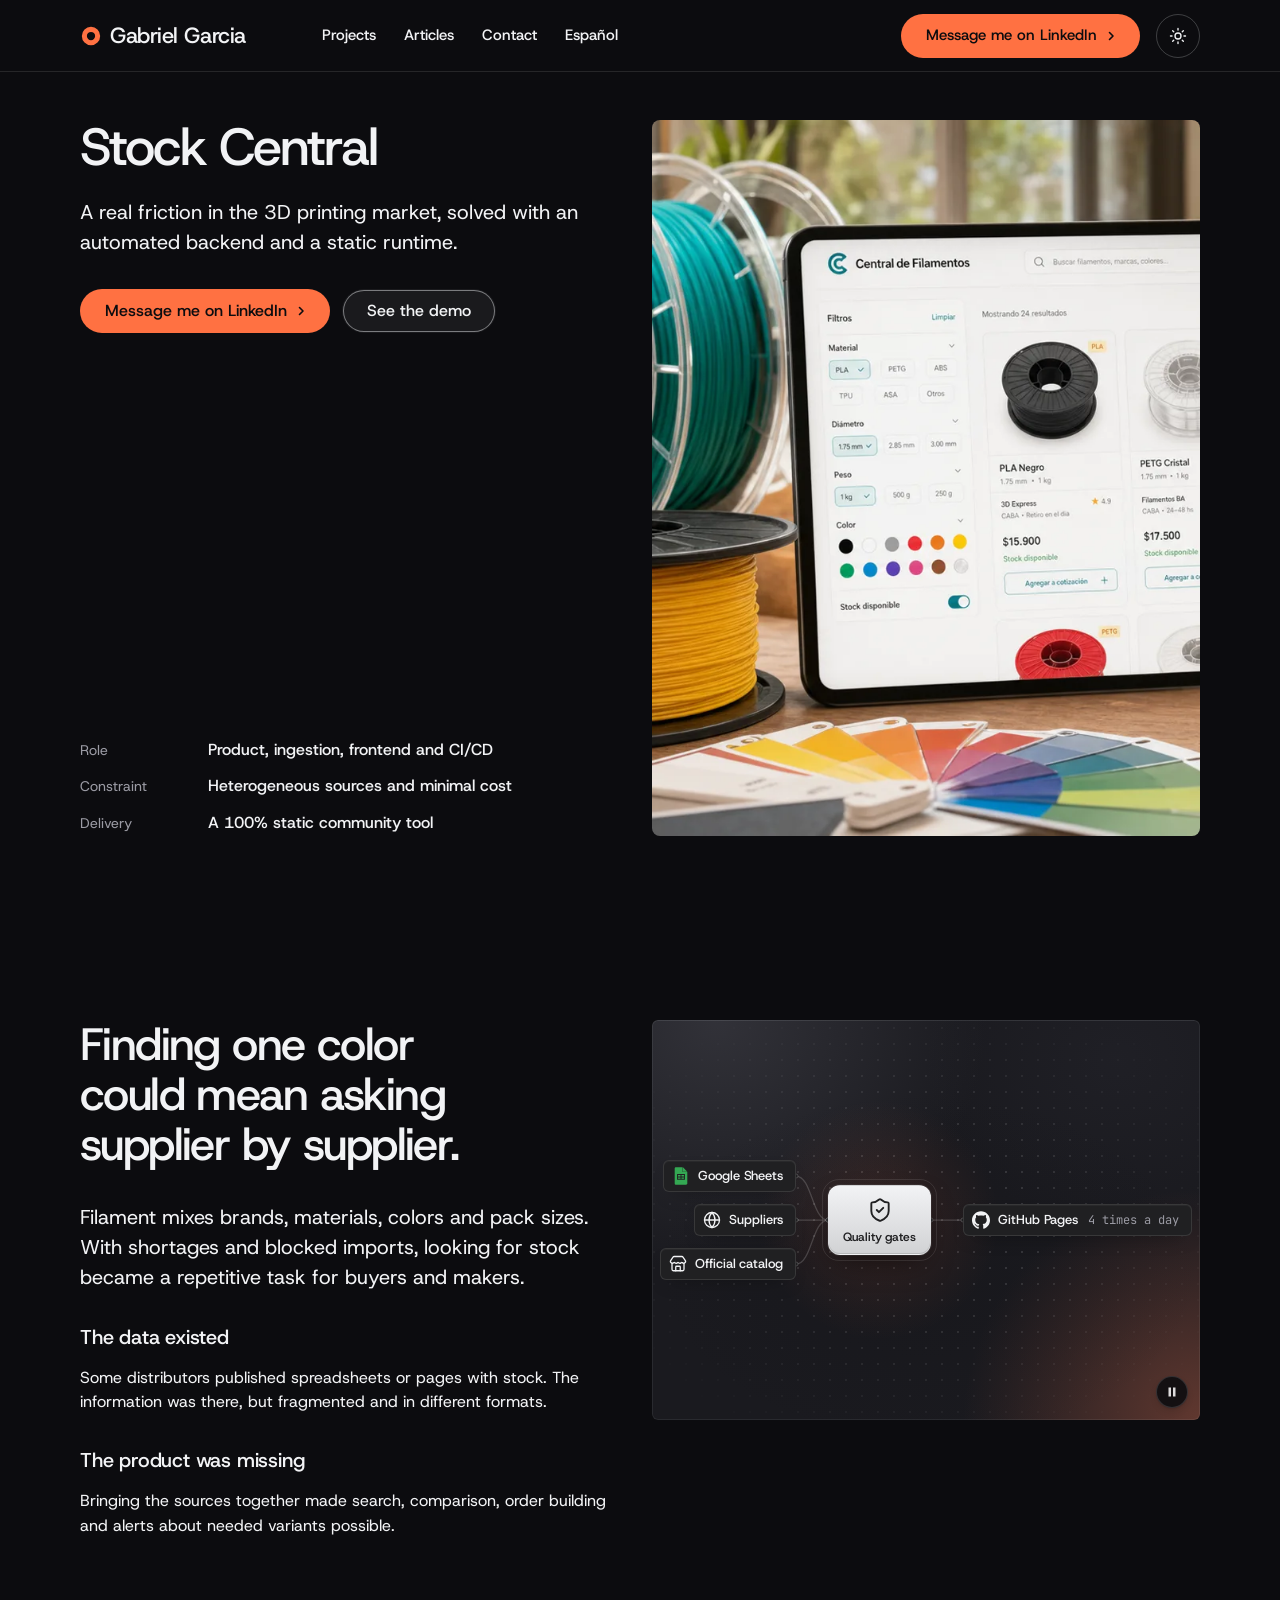
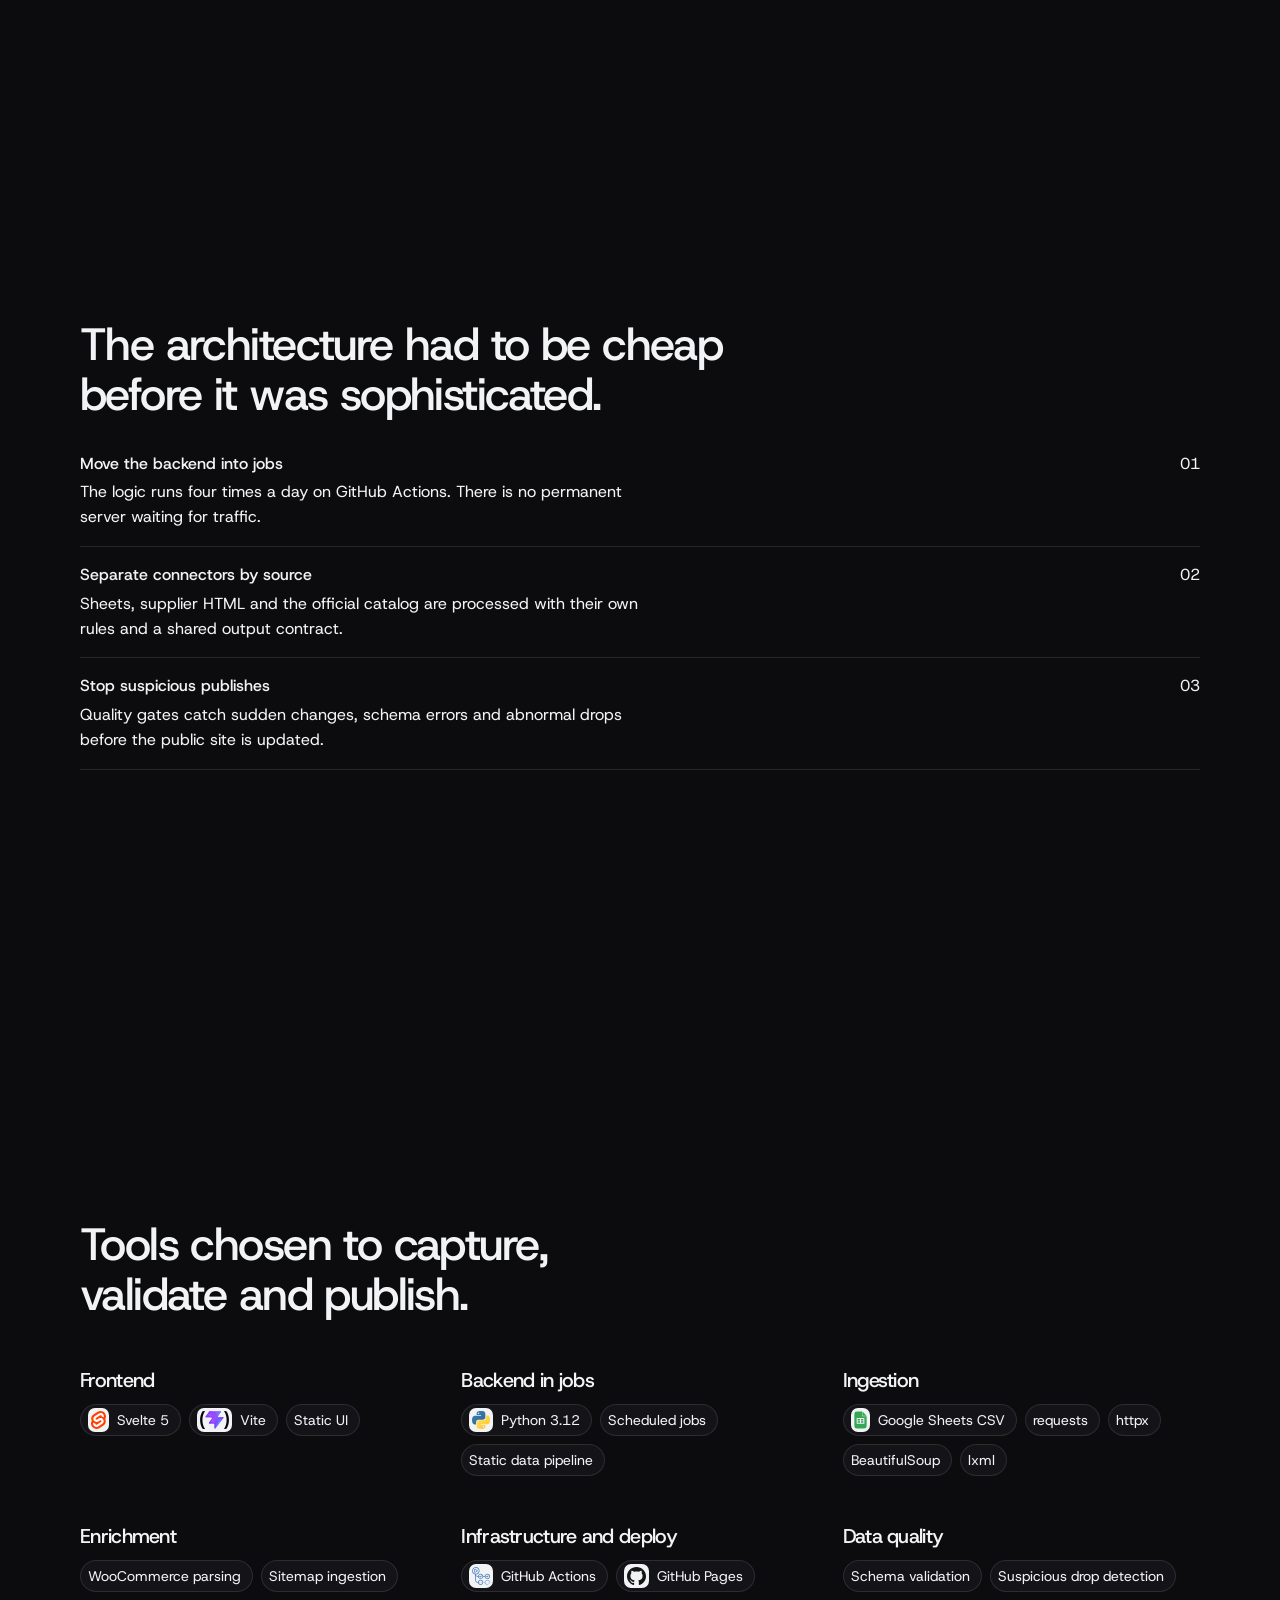
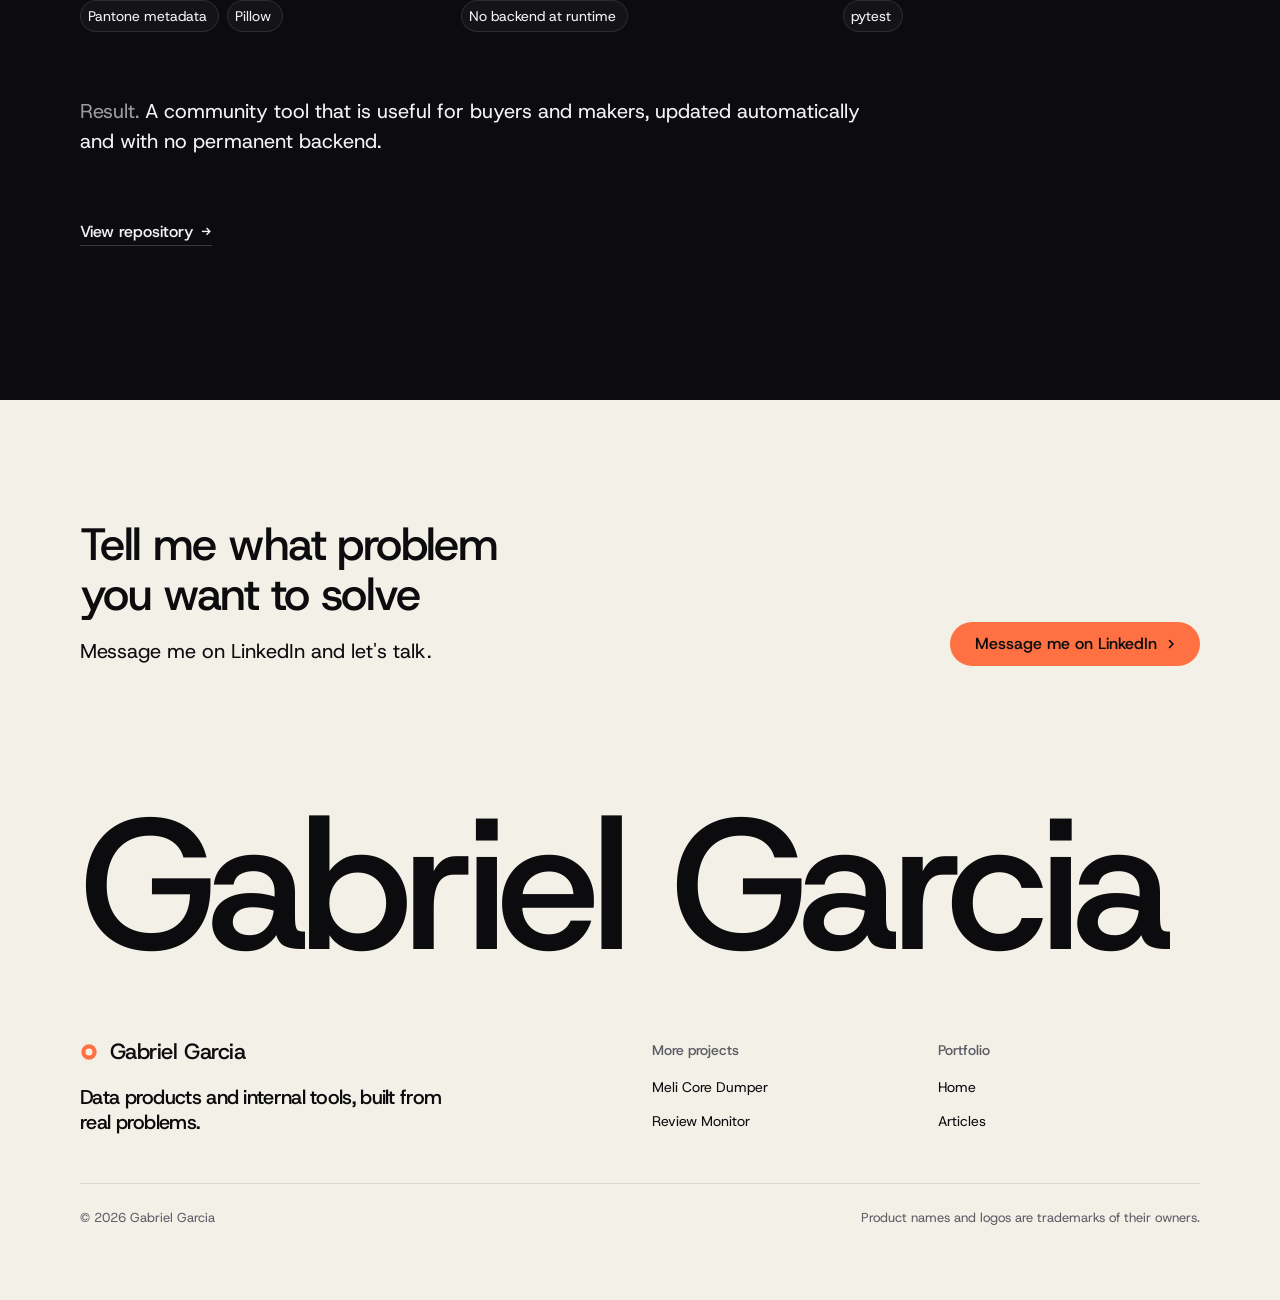
<file: en/projects/stock-central/index.html>
<!doctype html>
<html lang="en" data-type="software" data-radius="sharp" data-buttons="pill" data-motion>
<head>
<meta charset="utf-8">
<meta name="viewport" content="width=device-width, initial-scale=1, viewport-fit=cover">
<title>Stock Central | Gabriel Garcia</title>
<meta name="description" content="Stock Central: a community product that brings 3D printing filament stock into one place, with scheduled jobs and GitHub Pages as a static runtime.">
<link rel="canonical" href="https://zogar89.github.io/Portfolio/en/projects/stock-central/">
<link rel="alternate" hreflang="es" href="https://zogar89.github.io/Portfolio/projects/stock-central/">
<link rel="alternate" hreflang="en" href="https://zogar89.github.io/Portfolio/en/projects/stock-central/">
<link rel="alternate" hreflang="x-default" href="https://zogar89.github.io/Portfolio/projects/stock-central/">
<meta name="site-kind" content="software">
<meta name="page-type" content="software">
<link rel="preconnect" href="https://fonts.googleapis.com">
<link rel="preconnect" href="https://fonts.gstatic.com" crossorigin>
<link href="https://fonts.googleapis.com/css2?family=Host+Grotesk:wght@400..700&family=JetBrains+Mono:wght@400..500&display=swap" rel="stylesheet">
<link rel="stylesheet" href="../../../assets/kit/system.css">
<link rel="stylesheet" href="../../../assets/kit/ui/cards.css">
<link rel="stylesheet" href="../../../assets/kit/motion/motion.css">
<link rel="stylesheet" href="../../../assets/kit/backgrounds/backgrounds.css">
<link rel="stylesheet" href="../../../assets/kit/layout/layout.css">
<link rel="stylesheet" href="../../../assets/kit/icons/icon.css">
<link rel="stylesheet" href="../../../assets/kit/diagrams/diagram.css">
<script>try{if(localStorage.getItem('theme')==='light'){document.documentElement.dataset.theme='light'}}catch(e){}</script>
<style>
:root {
  --p-bg: #0c0c0f; --p-surface: #141418; --p-ink: #f2f3f5; --p-muted: #9b9ba4;
  --p-accent: #ff7142; --p-accent-ink: #0c0c0f; --p-action: #ff7142; --p-action-ink: #0c0c0f;
  --p-inv-bg: #f3f0e8; --p-inv-surface: #e9e5da; --p-inv-ink: #0c0c0f; --p-inv-muted: #5d5d66;
  --p-inv-accent: #ff7142; --p-inv-accent-ink: #0c0c0f; --p-inv-action: #ff7142; --p-inv-action-ink: #0c0c0f;
  --font-display: "Host Grotesk", system-ui, sans-serif;
  --font-text: "Host Grotesk", system-ui, sans-serif;
  --font-mono: "JetBrains Mono", ui-monospace, "SFMono-Regular", Menlo, Consolas, monospace;
  --display-weight: 500;
  --display-tracking: -0.035em;
  --display-tracking-xl: -0.04em;
  --ground-bg: #1a1a1f; --ground-surface: #23232a; --ground-ink: #f2f3f5; --ground-muted: #9b9ba4; --ground-accent: #ff7142;
}
html[data-theme="light"] {
  --ground-bg: #dedad0; --ground-surface: #ebe7dd; --ground-ink: #0c0c0f; --ground-muted: #5d5d66; --ground-accent: #ff7142;
  --p-bg: #f3f0e8; --p-surface: #e9e5da; --p-ink: #0c0c0f; --p-muted: #5d5d66;
  --p-accent: #ff7142; --p-accent-ink: #0c0c0f; --p-action: #ff7142; --p-action-ink: #0c0c0f;
  --p-inv-bg: #0c0c0f; --p-inv-surface: #141418; --p-inv-ink: #f2f3f5; --p-inv-muted: #9b9ba4;
}
.theme-toggle { display: inline-grid; place-items: center; flex: none; width: 44px; height: 44px; padding: 0; margin: 0;
  border: 1px solid color-mix(in oklab, var(--ink) 22%, transparent); border-radius: 999px; background: transparent; color: var(--ink); cursor: pointer; }
.theme-toggle:hover { background: color-mix(in oklab, var(--ink) 8%, transparent); }
.theme-toggle:focus-visible { outline: 2px solid var(--action); outline-offset: 2px; }
.nav:not(.is-open) .nav__actions > .theme-toggle { display: inline-grid; }
html[data-theme="light"] .theme-toggle .i-sun, html:not([data-theme="light"]) .theme-toggle .i-moon { display: none; }
.frame__img { object-position: top left; }
#problem .panel { --p-h: 400px; }
.btn--secondary { background: transparent; box-shadow: inset 0 0 0 1px color-mix(in oklab, var(--ink) 45%, transparent); }
.btn--secondary:hover { background: color-mix(in oklab, var(--ink) 10%, transparent); }
.close__word { line-height: 1; overflow: visible; }
.hero--split { --ly-h1: clamp(36px, 1.9vw + 28px, 56px); }
.hero-facts { grid-template-columns: 1fr; gap: var(--s-3); }
.hero-facts > div { display: grid; grid-template-columns: 112px 1fr; gap: var(--s-4); align-items: baseline; }
.tech-grid { row-gap: var(--s-7); }
.tech-grid h3 { font-size: var(--t-lead); margin: 0 0 var(--s-3); }
.chips { display: flex; flex-wrap: wrap; gap: var(--s-2); }
html:not([data-theme="light"]) .ic-chip > img.ic { box-sizing: content-box; padding: 3px; border-radius: 7px; background: #f2f3f5; }
html:not([data-theme="light"]) .ic-chip > img.ic-ink { filter: none; }
.outcome { margin-top: var(--s-8); max-width: 62ch; }
@media (max-width: 639px) {
  .nav:not(.is-open) .nav__actions { display: flex; margin-left: auto; }
  .nav:not(.is-open) .nav__actions .btn { display: none; }
  .nav:not(.is-open) .nav__actions + .nav__toggle { margin-left: 0; }
  .close__word { font-size: 11vw; }
  .hero-facts > div { grid-template-columns: 1fr; gap: 2px; }
}
@media (max-width: 1279px) and (min-width: 640px) {
  .close__word { font-size: 13vw; }
}
@media (min-width: 640px) and (max-width: 1023px) {
  #problem .panel { --p-h: 216px; }
  #problem .stack-6 { gap: var(--s-5); }
  #problem .t-lead { font-size: 17px; }
  #problem h2 { font-size: 34px; }
  #decisions .t-h2 { font-size: 26px; }
}
@media (min-width: 1024px) and (max-width: 1279px) {
  #problem .panel { --p-h: 300px; }
  #problem .stack-6 { gap: var(--s-5); }
  #problem .t-lead { font-size: 17px; }
  #problem h2 { font-size: 36px; }
  #decisions .t-h2 { font-size: 28px; }
}
</style>
<link rel="stylesheet" href="../../../assets/kit/ui/base.css">
<script src="../../../assets/kit/backgrounds/backgrounds.js"></script>
</head>
<body>

<header class="nav">
  <div class="wrap nav__bar">
    <a class="nav__logo" href="../../"><span class="mark" data-mark="ring" aria-hidden="true"></span>Gabriel Garcia</a>
    <nav class="nav__links" aria-label="Main">
      <div class="nav__item"><a class="nav__link" href="../../#projects">Projects</a></div>
      <div class="nav__item"><a class="nav__link" href="../../#articles">Articles</a></div>
      <div class="nav__item"><a class="nav__link" href="#contact">Contact</a></div>
      <div class="nav__item"><a class="nav__link" href="../../../projects/stock-central/" hreflang="es" lang="es">Español</a></div>
    </nav>
    <div class="nav__actions">
      <a class="btn btn--primary" href="https://www.linkedin.com/in/gabrielalejandrogarcia/" rel="noreferrer">Message me on LinkedIn<svg class="m-arrow" viewBox="0 0 12 12" aria-hidden="true"><path class="m-arrow__stem" d="M1 6h8"/><path class="m-arrow__head" d="M4.5 2.5 8 6l-3.5 3.5"/></svg></a>
      <button class="theme-toggle" type="button" data-theme-toggle data-label-light="Switch to light mode" data-label-dark="Switch to dark mode" aria-label="Switch to light mode" title="Switch to light mode">
        <svg class="i-sun" width="18" height="18" viewBox="0 0 24 24" aria-hidden="true" fill="none" stroke="currentColor" stroke-width="1.8" stroke-linecap="round"><circle cx="12" cy="12" r="4"/><path d="M12 2v2M12 20v2M4.9 4.9l1.4 1.4M17.7 17.7l1.4 1.4M2 12h2M20 12h2M4.9 19.1l1.4-1.4M17.7 6.3l1.4-1.4"/></svg>
        <svg class="i-moon" width="18" height="18" viewBox="0 0 24 24" aria-hidden="true" fill="none" stroke="currentColor" stroke-width="1.8" stroke-linecap="round" stroke-linejoin="round"><path d="M20 14.5A8 8 0 0 1 9.5 4 8 8 0 1 0 20 14.5z"/></svg>
      </button>
    </div>
    <button class="nav__toggle" type="button" aria-expanded="false" aria-label="Menu">
      <svg width="18" height="18" viewBox="0 0 18 18" aria-hidden="true"><path d="M2 5h14M2 13h14" stroke="currentColor" stroke-width="1.6" stroke-linecap="round"/></svg>
    </button>
  </div>
</header>

<main id="top">

  <section class="hero hero--split" aria-labelledby="hero-h">
    <div class="wrap">
      <div class="hero-text grid hero-split">
        <div class="hero-copy span-6">
          <h1 id="hero-h">Stock Central</h1>
          <p class="t-lead">A real friction in the 3D printing market, solved with an automated backend and a static runtime.</p>
          <div class="btn-row">
            <a class="btn btn--primary" href="https://www.linkedin.com/in/gabrielalejandrogarcia/" rel="noreferrer">Message me on LinkedIn<svg class="m-arrow" viewBox="0 0 12 12" aria-hidden="true"><path class="m-arrow__stem" d="M1 6h8"/><path class="m-arrow__head" d="M4.5 2.5 8 6l-3.5 3.5"/></svg></a>
            <a class="btn btn--secondary" href="https://zogar89.github.io/CentraldeFilamentos/" rel="noreferrer">See the demo</a>
          </div>
          <dl class="hero-facts">
            <div><dt>Role</dt><dd>Product, ingestion, frontend and CI/CD</dd></div>
            <div><dt>Constraint</dt><dd>Heterogeneous sources and minimal cost</dd></div>
            <div><dt>Delivery</dt><dd>A 100% static community tool</dd></div>
          </dl>
        </div>
        <div class="hero-visual frame frame--photo span-6 start-7">
          <img class="frame__img" src="../../../assets/projects/stock-central-1600.webp" alt="Stock Central catalog with filaments and a quote list" width="1600" height="900" fetchpriority="high">
        </div>
      </div>
    </div>
  </section>

  <section class="section g2" id="problem" aria-labelledby="problem-h">
    <div class="wrap">
      <div class="group">
        <div class="grid grid--top">
          <div class="span-6 stack-6">
            <h2 id="problem-h">Finding one color could mean asking supplier by supplier.</h2>
            <p class="t-lead">Filament mixes brands, materials, colors and pack sizes. With shortages and blocked imports, looking for stock became a repetitive task for buyers and makers.</p>
            <div class="stack-6">
            <div class="stack-4"><h3 class="t-card">The data existed</h3><p>Some distributors published spreadsheets or pages with stock. The information was there, but fragmented and in different formats.</p></div>
            <div class="stack-4"><h3 class="t-card">The product was missing</h3><p>Bringing the sources together made search, comparison, order building and alerts about needed variants possible.</p></div>
            </div>
          </div>
          <div class="span-6 start-7">
            <div class="panel"><div class="dg" data-diagram><script type="application/json">{"layout":"fanin","alt":"Spreadsheets, supplier sites and an official catalog go through quality checks and are published as a static site on GitHub Pages.","sources":[{"label":"Google Sheets","icon":"google-sheets","sub":"Spreadsheets"},{"label":"Suppliers","icon":"ui:globe","sub":"HTML"},{"label":"Official catalog","icon":"ui:store","sub":"Sitemap"}],"target":{"label":"Quality gates","icon":"ui:shield-check"},"then":{"label":"GitHub Pages","icon":"github","meta":"4 times a day"}}</script></div></div>
          </div>
        </div>
      </div>
      <div class="grid">
        <div class="span-12 stack-6" id="decisions">
          <h3 class="t-h2">The architecture had to be cheap before it was sophisticated.</h3>
          <ul class="rows">
          <li>
            <span class="rows__name">Move the backend into jobs</span>
            <p>The logic runs four times a day on GitHub Actions. There is no permanent server waiting for traffic.</p>
            <span class="rows__value">01</span>
          </li>
          <li>
            <span class="rows__name">Separate connectors by source</span>
            <p>Sheets, supplier HTML and the official catalog are processed with their own rules and a shared output contract.</p>
            <span class="rows__value">02</span>
          </li>
          <li>
            <span class="rows__name">Stop suspicious publishes</span>
            <p>Quality gates catch sudden changes, schema errors and abnormal drops before the public site is updated.</p>
            <span class="rows__value">03</span>
          </li>
          </ul>
        </div>
      </div>
    </div>
  </section>

  <section class="section" id="tech" aria-labelledby="tech-h" style="--hm: 2">
    <div class="wrap">
      <div class="section-head">
        <h2 id="tech-h">Tools chosen to capture, validate and publish.</h2>
      </div>
      <div class="grid tech-grid">
        <div class="span-4">
          <h3>Frontend</h3>
          <div class="chips"><span class="ic-chip"><img class="ic" src="../../../assets/kit/icons/svelte.svg" alt="" width="33" height="40">Svelte 5</span><span class="ic-chip"><img class="ic ic-land" src="../../../assets/kit/icons/vitejs.svg" alt="" width="40" height="25">Vite</span><span class="ic-chip">Static UI</span></div>
        </div>
        <div class="span-4">
          <h3>Backend in jobs</h3>
          <div class="chips"><span class="ic-chip"><img class="ic" src="../../../assets/kit/icons/python.svg" alt="" width="40" height="40">Python 3.12</span><span class="ic-chip">Scheduled jobs</span><span class="ic-chip">Static data pipeline</span></div>
        </div>
        <div class="span-4">
          <h3>Ingestion</h3>
          <div class="chips"><span class="ic-chip"><img class="ic ic-tall" src="../../../assets/kit/icons/google-sheets.svg" alt="" width="30" height="40">Google Sheets CSV</span><span class="ic-chip">requests</span><span class="ic-chip">httpx</span><span class="ic-chip">BeautifulSoup</span><span class="ic-chip">lxml</span></div>
        </div>
        <div class="span-4">
          <h3>Enrichment</h3>
          <div class="chips"><span class="ic-chip">WooCommerce parsing</span><span class="ic-chip">Sitemap ingestion</span><span class="ic-chip">Pantone metadata</span><span class="ic-chip">Pillow</span></div>
        </div>
        <div class="span-4">
          <h3>Infrastructure and deploy</h3>
          <div class="chips"><span class="ic-chip"><img class="ic" src="../../../assets/kit/icons/github-actions.svg" alt="" width="40" height="40">GitHub Actions</span><span class="ic-chip"><img class="ic ic-ink" src="../../../assets/kit/icons/github.svg" alt="" width="40" height="39">GitHub Pages</span><span class="ic-chip">No backend at runtime</span></div>
        </div>
        <div class="span-4">
          <h3>Data quality</h3>
          <div class="chips"><span class="ic-chip">Schema validation</span><span class="ic-chip">Suspicious drop detection</span><span class="ic-chip">pytest</span></div>
        </div>
      </div>
      <p class="t-lead outcome"><span class="muted">Result.</span> A community tool that is useful for buyers and makers, updated automatically and with no permanent backend.</p>
        <p class="outcome"><a class="link" href="https://github.com/Zogar89/CentraldeFilamentos" rel="noreferrer">View repository</a></p>
    </div>
  </section>

</main>

<footer class="footer closing ground-inverse" id="contact" aria-labelledby="close-h">
  <div class="wrap">
    <div class="closing__cta close--word">
      <div class="section-head--split">
        <div>
          <h2 id="close-h">Tell me what problem you want to solve</h2>
          <p class="t-lead">Message me on LinkedIn and let's talk.</p>
        </div>
        <a class="btn btn--primary" href="https://www.linkedin.com/in/gabrielalejandrogarcia/" rel="noreferrer">Message me on LinkedIn<svg class="m-arrow" viewBox="0 0 12 12" aria-hidden="true"><path class="m-arrow__stem" d="M1 6h8"/><path class="m-arrow__head" d="M4.5 2.5 8 6l-3.5 3.5"/></svg></a>
      </div>
      <p class="close__word" aria-hidden="true">Gabriel Garcia</p>
    </div>
    <div class="closing__links">
      <div class="grid">
        <div class="span-6 stack-4">
          <a class="nav__logo" href="../../"><span class="mark" data-mark="ring" aria-hidden="true"></span>Gabriel Garcia</a>
          <p class="footer__lede">Data products and internal tools, built from real problems.</p>
        </div>
        <div class="span-3 footer__col"><h4>More projects</h4><ul><li><a href="../meli-core-dumper/">Meli Core Dumper</a></li><li><a href="../monitor-reviews/">Review Monitor</a></li></ul></div>
        <div class="span-3 footer__col"><h4>Portfolio</h4><ul><li><a href="../../">Home</a></li><li><a href="../../#articles">Articles</a></li></ul></div>
      </div>
      <div class="footer__legal">
        <span>&copy; 2026 Gabriel Garcia</span>
        <span>Product names and logos are trademarks of their owners.</span>
      </div>
    </div>
  </div>
</footer>

<script type="module" src="../../../assets/kit/system.js"></script>
<script type="module" src="../../../assets/kit/motion/motion.js"></script>
<script type="module" src="../../../assets/kit/layout/layout.js"></script>
<script type="module" src="../../../assets/kit/diagrams/mount.js"></script>
<script>
(function () {
  var root = document.documentElement, btn = document.querySelector('[data-theme-toggle]');
  if (!btn) return;
  function paint() {
    var light = root.dataset.theme === 'light';
    var label = light ? btn.dataset.labelDark : btn.dataset.labelLight;
    btn.setAttribute('aria-label', label); btn.title = label;
  }
  paint();
  btn.addEventListener('click', function () {
    var light = root.dataset.theme !== 'light';
    if (light) root.dataset.theme = 'light'; else delete root.dataset.theme;
    root.dataset.tone = light ? 'light' : 'dark';
    try { localStorage.setItem('theme', light ? 'light' : 'dark'); } catch (e) {}
    paint();
  });
})();
</script>
</body>
</html>
</file>
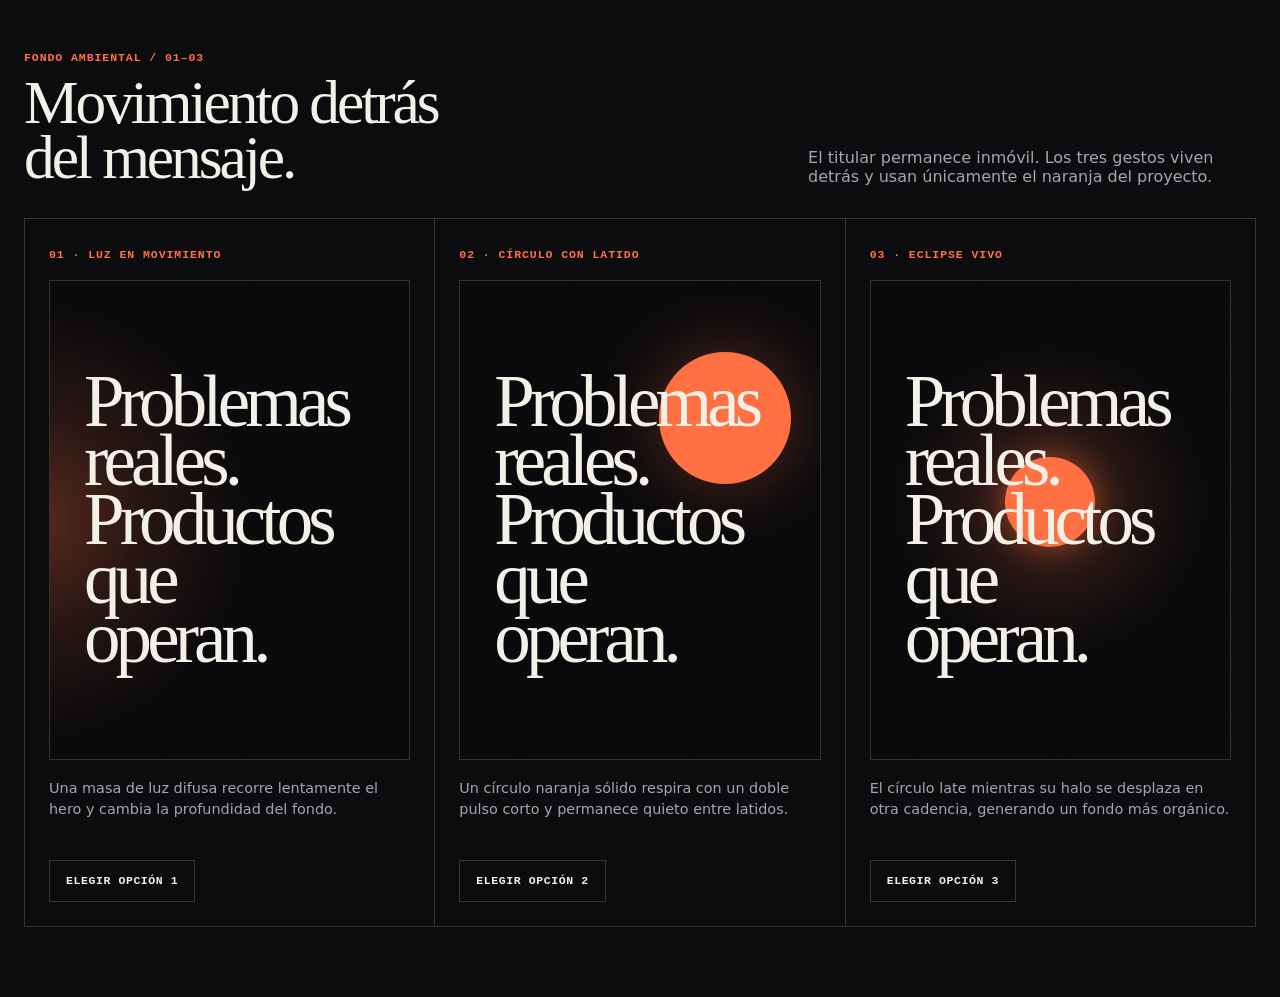
<file: motion-background-options-preview.html>
<!doctype html>
<html lang="es">
  <head>
    <meta charset="utf-8" />
    <meta name="viewport" content="width=device-width, initial-scale=1" />
    <title>Opciones de movimiento para el fondo</title>
    <style>
      :root {
        color-scheme: dark;
        --ink: #0c0c0f;
        --paper: #f3f0e8;
        --signal: #ff7142;
        --muted: #a6a5ad;
        --line: rgba(243, 240, 232, 0.18);
        --serif: "Iowan Old Style", "Palatino Linotype", "Book Antiqua", Georgia, serif;
        --sans: Aptos, "Segoe UI", system-ui, sans-serif;
        --mono: "SFMono-Regular", Consolas, "Liberation Mono", monospace;
      }

      * { box-sizing: border-box; }

      body {
        margin: 0;
        background: var(--ink);
        color: var(--paper);
        font-family: var(--sans);
      }

      main {
        width: min(1720px, calc(100% - 48px));
        margin: 0 auto;
        padding: 46px 0 70px;
      }

      header {
        display: flex;
        align-items: end;
        justify-content: space-between;
        gap: 30px;
        margin-bottom: 32px;
      }

      .kicker,
      .label {
        color: var(--signal);
        font-family: var(--mono);
        font-size: 0.72rem;
        font-weight: 700;
        letter-spacing: 0.08em;
        text-transform: uppercase;
      }

      h1 {
        max-width: 16ch;
        margin: 10px 0 0;
        font-family: var(--serif);
        font-size: clamp(2.4rem, 4.8vw, 5.2rem);
        font-weight: 500;
        line-height: 0.9;
        letter-spacing: -0.05em;
      }

      header p:last-child {
        max-width: 44ch;
        margin: 0;
        color: var(--muted);
      }

      .options {
        display: grid;
        grid-template-columns: repeat(3, minmax(0, 1fr));
        border-top: 1px solid var(--line);
        border-left: 1px solid var(--line);
      }

      .option {
        padding: 24px;
        border-right: 1px solid var(--line);
        border-bottom: 1px solid var(--line);
        transition: background 250ms ease;
      }

      .option.is-selected { background: rgba(255, 113, 66, 0.075); }

      .stage {
        position: relative;
        display: flex;
        min-height: 480px;
        align-items: center;
        margin: 18px 0 0;
        overflow: hidden;
        border: 1px solid var(--line);
        background: #09090c;
        isolation: isolate;
      }

      .stage::after {
        content: "";
        position: absolute;
        inset: 0;
        z-index: -1;
        opacity: 0.18;
        background-image: url("data:image/svg+xml,%3Csvg viewBox='0 0 180 180' xmlns='http://www.w3.org/2000/svg'%3E%3Cfilter id='n'%3E%3CfeTurbulence type='fractalNoise' baseFrequency='.9' numOctaves='3' stitchTiles='stitch'/%3E%3C/filter%3E%3Crect width='100%25' height='100%25' filter='url(%23n)' opacity='.08'/%3E%3C/svg%3E");
        pointer-events: none;
      }

      .statement {
        position: relative;
        z-index: 2;
        max-width: 8.7ch;
        margin: 0;
        padding: 34px;
        font-family: var(--serif);
        font-size: clamp(4.2rem, 5.7vw, 7rem);
        font-weight: 500;
        line-height: 0.81;
        letter-spacing: -0.067em;
      }

      .moving-light {
        position: absolute;
        top: 50%;
        left: 0;
        width: 440px;
        height: 440px;
        z-index: 0;
        border-radius: 50%;
        opacity: 0.7;
        background: radial-gradient(circle, rgba(255, 113, 66, 0.48) 0, rgba(255, 113, 66, 0.19) 34%, transparent 72%);
        filter: blur(10px);
        transform: translate3d(-55%, -50%, 0);
        animation: light-drift 8s ease-in-out infinite alternate;
      }

      .heartbeat-orb {
        position: absolute;
        top: 15%;
        right: 8%;
        width: 132px;
        height: 132px;
        z-index: 0;
        border-radius: 50%;
        background: var(--signal);
        box-shadow: 0 0 70px rgba(255, 113, 66, 0.32);
        animation: orb-heartbeat 4.8s cubic-bezier(0.4, 0, 0.2, 1) infinite;
      }

      .eclipse-glow {
        position: absolute;
        top: 14%;
        right: 7%;
        width: 310px;
        height: 310px;
        z-index: 0;
        border-radius: 50%;
        opacity: 0.68;
        background: radial-gradient(circle, rgba(255, 113, 66, 0.55) 0, rgba(255, 113, 66, 0.2) 28%, transparent 70%);
        filter: blur(7px);
        animation: eclipse-drift 9s ease-in-out infinite alternate;
      }

      .eclipse-core {
        position: absolute;
        top: calc(14% + 110px);
        right: calc(7% + 110px);
        width: 90px;
        height: 90px;
        z-index: 1;
        border-radius: 50%;
        background: var(--signal);
        box-shadow: 0 0 36px rgba(255, 113, 66, 0.46);
        animation: orb-heartbeat 4.8s cubic-bezier(0.4, 0, 0.2, 1) infinite;
      }

      .description {
        min-height: 66px;
        margin: 18px 0 16px;
        color: var(--muted);
        font-size: 0.9rem;
        line-height: 1.5;
      }

      button {
        min-height: 42px;
        padding: 0 16px;
        border: 1px solid var(--line);
        background: transparent;
        color: var(--paper);
        font: 700 0.72rem var(--mono);
        letter-spacing: 0.05em;
        text-transform: uppercase;
        cursor: pointer;
      }

      button:hover,
      button[aria-pressed="true"] {
        border-color: var(--signal);
        color: var(--signal);
      }

      @keyframes light-drift {
        0% { transform: translate3d(-55%, -56%, 0) scale(0.88); }
        50% { transform: translate3d(20%, -42%, 0) scale(1.08); }
        100% { transform: translate3d(68%, -56%, 0) scale(0.94); }
      }

      @keyframes orb-heartbeat {
        0%, 8%, 16%, 100% { transform: scale(1); opacity: 0.78; }
        4% { transform: scale(1.1); opacity: 0.98; }
        12% { transform: scale(1.055); opacity: 0.9; }
      }

      @keyframes eclipse-drift {
        0% { transform: translate3d(-24px, 10px, 0) scale(0.92); }
        100% { transform: translate3d(34px, -20px, 0) scale(1.08); }
      }

      @media (max-width: 1160px) {
        .options { grid-template-columns: 1fr; }
        .stage { min-height: 390px; }
        header { align-items: start; flex-direction: column; }
      }

      @media (max-width: 600px) {
        main { width: min(100% - 28px, 1720px); padding-top: 28px; }
        .option { padding: 18px; }
        .statement { padding: 24px; }
      }

      @media (prefers-reduced-motion: reduce) {
        *, *::before, *::after {
          animation-duration: 0.001ms !important;
          animation-iteration-count: 1 !important;
        }
      }
    </style>
  </head>
  <body>
    <main>
      <header>
        <div>
          <span class="kicker">Fondo ambiental / 01–03</span>
          <h1>Movimiento detrás del mensaje.</h1>
        </div>
        <p>El titular permanece inmóvil. Los tres gestos viven detrás y usan únicamente el naranja del proyecto.</p>
      </header>

      <section class="options" aria-label="Opciones de fondo animado">
        <article class="option">
          <span class="label">01 · Luz en movimiento</span>
          <div class="stage">
            <div class="moving-light" aria-hidden="true"></div>
            <p class="statement">Problemas reales. Productos que operan.</p>
          </div>
          <p class="description">Una masa de luz difusa recorre lentamente el hero y cambia la profundidad del fondo.</p>
          <button type="button" aria-pressed="false">Elegir opción 1</button>
        </article>

        <article class="option">
          <span class="label">02 · Círculo con latido</span>
          <div class="stage">
            <div class="heartbeat-orb" aria-hidden="true"></div>
            <p class="statement">Problemas reales. Productos que operan.</p>
          </div>
          <p class="description">Un círculo naranja sólido respira con un doble pulso corto y permanece quieto entre latidos.</p>
          <button type="button" aria-pressed="false">Elegir opción 2</button>
        </article>

        <article class="option">
          <span class="label">03 · Eclipse vivo</span>
          <div class="stage">
            <div class="eclipse-glow" aria-hidden="true"></div>
            <div class="eclipse-core" aria-hidden="true"></div>
            <p class="statement">Problemas reales. Productos que operan.</p>
          </div>
          <p class="description">El círculo late mientras su halo se desplaza en otra cadencia, generando un fondo más orgánico.</p>
          <button type="button" aria-pressed="false">Elegir opción 3</button>
        </article>
      </section>
    </main>

    <script>
      const options = document.querySelectorAll(".option");

      options.forEach((option) => {
        option.querySelector("button").addEventListener("click", () => {
          options.forEach((item) => {
            const selected = item === option;
            item.classList.toggle("is-selected", selected);
            item.querySelector("button").setAttribute("aria-pressed", String(selected));
          });
        });
      });
    </script>
  </body>
</html>
</file>
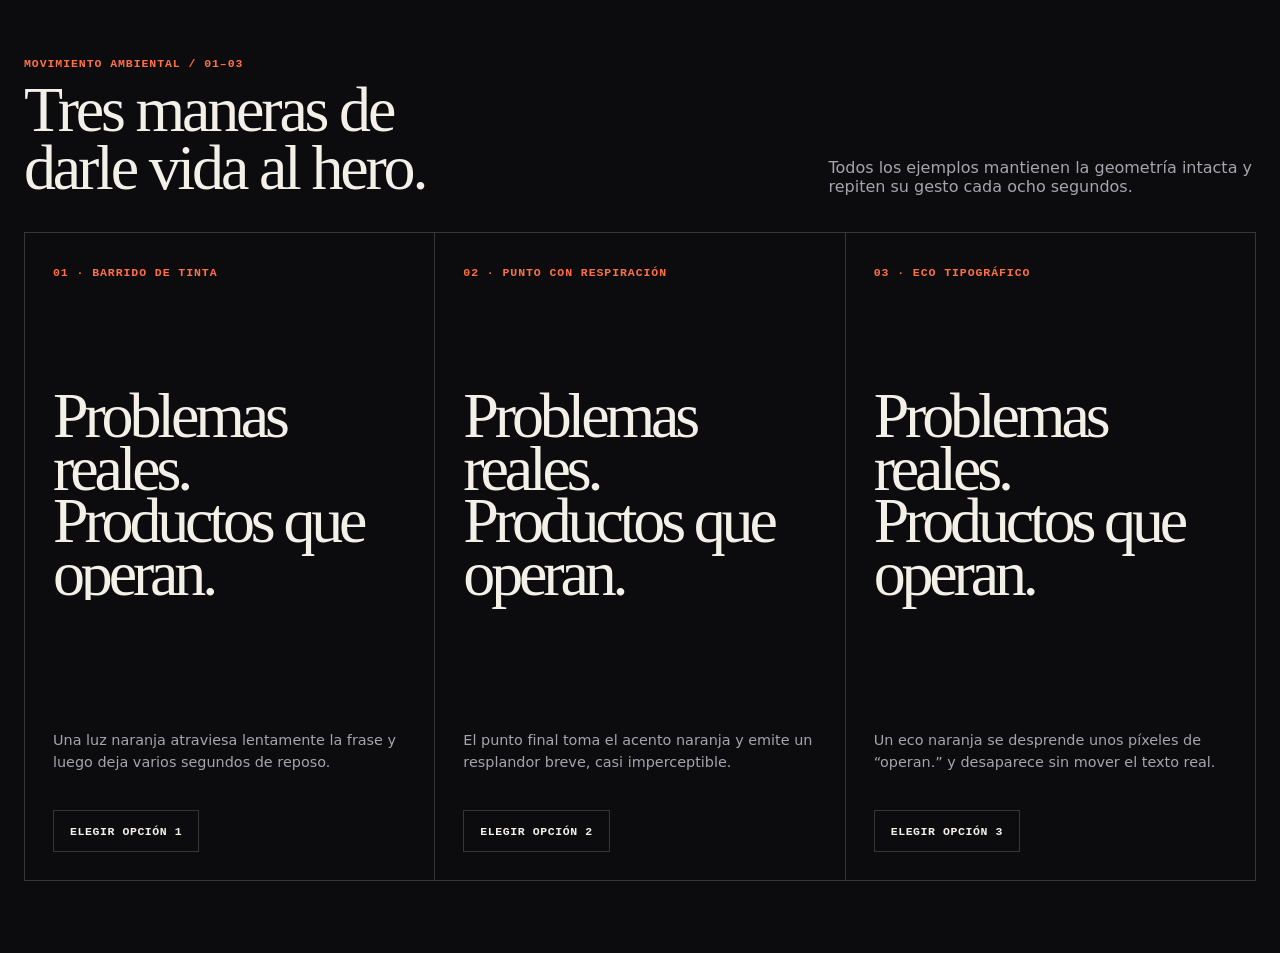
<file: motion-options-preview.html>
<!doctype html>
<html lang="es">
  <head>
    <meta charset="utf-8" />
    <meta name="viewport" content="width=device-width, initial-scale=1" />
    <title>Opciones de movimiento ambiental</title>
    <style>
      :root {
        color-scheme: dark;
        --ink: #0c0c0f;
        --paper: #f3f0e8;
        --signal: #ff7142;
        --muted: #a6a5ad;
        --line: rgba(243, 240, 232, 0.18);
        --serif: "Iowan Old Style", "Palatino Linotype", "Book Antiqua", Georgia, serif;
        --sans: Aptos, "Segoe UI", system-ui, sans-serif;
        --mono: "SFMono-Regular", Consolas, "Liberation Mono", monospace;
      }

      * { box-sizing: border-box; }

      body {
        margin: 0;
        background: var(--ink);
        color: var(--paper);
        font-family: var(--sans);
      }

      main {
        width: min(1680px, calc(100% - 48px));
        margin: 0 auto;
        padding: 52px 0 72px;
      }

      header {
        display: flex;
        align-items: end;
        justify-content: space-between;
        gap: 32px;
        margin-bottom: 36px;
      }

      .kicker,
      .option-label {
        color: var(--signal);
        font-family: var(--mono);
        font-size: 0.72rem;
        font-weight: 700;
        letter-spacing: 0.08em;
        text-transform: uppercase;
      }

      h1 {
        max-width: 14ch;
        margin: 10px 0 0;
        font-family: var(--serif);
        font-size: clamp(2.4rem, 5vw, 5.5rem);
        font-weight: 500;
        line-height: 0.9;
        letter-spacing: -0.05em;
      }

      header p:last-child {
        max-width: 42ch;
        margin: 0;
        color: var(--muted);
      }

      .options {
        display: grid;
        grid-template-columns: repeat(3, minmax(0, 1fr));
        border-top: 1px solid var(--line);
        border-left: 1px solid var(--line);
      }

      .option {
        position: relative;
        min-width: 0;
        padding: 28px;
        border-right: 1px solid var(--line);
        border-bottom: 1px solid var(--line);
        transition: background 240ms ease;
      }

      .option.is-selected {
        background: rgba(255, 113, 66, 0.07);
      }

      .stage {
        display: flex;
        min-height: 430px;
        align-items: center;
        overflow: hidden;
      }

      .statement {
        margin: 0;
        font-family: var(--serif);
        font-size: clamp(3.6rem, 5vw, 6.4rem);
        font-weight: 500;
        line-height: 0.82;
        letter-spacing: -0.065em;
      }

      .statement > span { display: block; }

      .description {
        min-height: 62px;
        margin: 20px 0 18px;
        color: var(--muted);
        font-size: 0.9rem;
        line-height: 1.5;
      }

      button {
        min-height: 42px;
        padding: 0 16px;
        border: 1px solid var(--line);
        background: transparent;
        color: var(--paper);
        font: 700 0.72rem var(--mono);
        letter-spacing: 0.05em;
        text-transform: uppercase;
        cursor: pointer;
      }

      button:hover,
      button[aria-pressed="true"] {
        border-color: var(--signal);
        color: var(--signal);
      }

      .ink-sweep {
        color: transparent;
        background: linear-gradient(
          100deg,
          var(--paper) 0%,
          var(--paper) 42%,
          var(--signal) 49%,
          #ffb49c 52%,
          var(--paper) 59%,
          var(--paper) 100%
        );
        background-size: 320% 100%;
        background-position: 100% 0;
        background-clip: text;
        -webkit-background-clip: text;
        animation: ink-sweep 8s cubic-bezier(0.45, 0, 0.2, 1) infinite;
      }

      .pulse-dot {
        display: inline-block;
        color: var(--paper);
        animation: punctuation-pulse 8s ease-in-out infinite;
      }

      .echo-word {
        position: relative;
        display: inline-block;
      }

      .echo-word::after {
        content: attr(data-word);
        position: absolute;
        inset: 0;
        color: var(--signal);
        opacity: 0;
        pointer-events: none;
        animation: quiet-echo 8s cubic-bezier(0.22, 1, 0.36, 1) infinite;
      }

      @keyframes ink-sweep {
        0%, 12% { background-position: 100% 0; }
        36%, 100% { background-position: 0 0; }
      }

      @keyframes punctuation-pulse {
        0%, 12%, 34%, 100% { color: var(--paper); text-shadow: none; }
        21% { color: var(--signal); text-shadow: 0 0 22px rgba(255, 113, 66, 0.5); }
      }

      @keyframes quiet-echo {
        0%, 12%, 38%, 100% { opacity: 0; transform: translate3d(0, 0, 0); }
        20% { opacity: 0.3; transform: translate3d(4px, -2px, 0); }
        31% { opacity: 0; transform: translate3d(10px, -4px, 0); }
      }

      @media (max-width: 1100px) {
        .options { grid-template-columns: 1fr; }
        .stage { min-height: 320px; }
        header { align-items: start; flex-direction: column; }
      }

      @media (max-width: 600px) {
        main { width: min(100% - 28px, 1680px); padding-top: 28px; }
        .option { padding: 22px; }
        .stage { min-height: 280px; }
      }

      @media (prefers-reduced-motion: reduce) {
        *, *::before, *::after {
          animation-duration: 0.001ms !important;
          animation-iteration-count: 1 !important;
        }
      }
    </style>
  </head>
  <body>
    <main>
      <header>
        <div>
          <span class="kicker">Movimiento ambiental / 01–03</span>
          <h1>Tres maneras de darle vida al hero.</h1>
        </div>
        <p>Todos los ejemplos mantienen la geometría intacta y repiten su gesto cada ocho segundos.</p>
      </header>

      <section class="options" aria-label="Opciones de movimiento">
        <article class="option" data-option="1">
          <span class="option-label">01 · Barrido de tinta</span>
          <div class="stage">
            <p class="statement">
              <span>Problemas reales.</span>
              <span class="ink-sweep">Productos que operan.</span>
            </p>
          </div>
          <p class="description">Una luz naranja atraviesa lentamente la frase y luego deja varios segundos de reposo.</p>
          <button type="button" aria-pressed="false">Elegir opción 1</button>
        </article>

        <article class="option" data-option="2">
          <span class="option-label">02 · Punto con respiración</span>
          <div class="stage">
            <p class="statement">
              <span>Problemas reales.</span>
              <span>Productos que operan<span class="pulse-dot">.</span></span>
            </p>
          </div>
          <p class="description">El punto final toma el acento naranja y emite un resplandor breve, casi imperceptible.</p>
          <button type="button" aria-pressed="false">Elegir opción 2</button>
        </article>

        <article class="option" data-option="3">
          <span class="option-label">03 · Eco tipográfico</span>
          <div class="stage">
            <p class="statement">
              <span>Problemas reales.</span>
              <span>Productos que <span class="echo-word" data-word="operan.">operan.</span></span>
            </p>
          </div>
          <p class="description">Un eco naranja se desprende unos píxeles de “operan.” y desaparece sin mover el texto real.</p>
          <button type="button" aria-pressed="false">Elegir opción 3</button>
        </article>
      </section>
    </main>

    <script>
      const options = document.querySelectorAll(".option");

      options.forEach((option) => {
        option.querySelector("button").addEventListener("click", () => {
          options.forEach((item) => {
            const selected = item === option;
            item.classList.toggle("is-selected", selected);
            item.querySelector("button").setAttribute("aria-pressed", String(selected));
          });
        });
      });
    </script>
  </body>
</html>
</file>
<file: assets/kit/system.css>
/*
  taste-skill system.css - the one system for the page. Link it first, then assets/ui/cards.css (the
  feature card, its panel and the fragment placements), then set the palette (--p-*), the fonts and
  the radius set on :root in the page (node scripts/start.mjs prints that block).
  Do not add a second grid, spacing scale, type scale, radius scale, button or card style.
*/

/* ---------------------------------------------------------------- tokens */
:root {
  /* palette (hex only; fx.js reads --bg --surface --ink --muted --accent --accent-ink) */
  --p-bg: #ffffff;
  --p-surface: #f4f4f4;
  --p-ink: #111111;
  --p-muted: #6b6b6b;
  --p-accent: #1a4be0;
  --p-accent-ink: #ffffff;
  --p-action: #1a4be0;      /* buttons, links, focus: the accent, or the ink when the accent is too pale */
  --p-action-ink: #ffffff;
  --p-inv-bg: #111111;
  --p-inv-surface: #1c1c1c;
  --p-inv-ink: #f4f4f4;
  --p-inv-muted: #a3a3a3;
  --p-inv-accent: #ffffff;
  --p-inv-accent-ink: #111111;
  --p-inv-action: #ffffff;
  --p-inv-action-ink: #111111;
  /* the lit ground behind UI and in the closing band (references/cards.md), one per page, tech pages only
     (none on kind other, which is flat): <html data-ground="sand|sky|sage|painting">. system.js gives it to every ground
     that holds UI, on light and dark pages alike; --hue on one panel changes only its accent */
  --ground-bg: #d9ccb7; --ground-surface: #e9e0d2; --ground-ink: #2a2622; --ground-muted: #5a534a; --ground-accent: #a8794a;

  /* fonts */
  --font-display: system-ui, -apple-system, "Segoe UI", sans-serif;
  --font-text: system-ui, -apple-system, "Segoe UI", sans-serif;
  --font-mono: ui-monospace, "SFMono-Regular", Menlo, Consolas, monospace;
  --display-weight: 400;    /* headlines 400; 500 on a tech page (software, gaming, hardware) */
  --display-tracking: -0.025em;

  /* the page rhythm (references/layout-v4.md): one section per screen. The header is fixed and
     --nav tall; every section is padded --padt above and --padb (plus the phone action bar, --bar)
     below, and is exactly one or two screens tall (--h: 1 or 2; --hm on a phone). The hero's words
     start --hgap under the header and its content ends --hpadb above the fold. */
  --nav: 72px;
  --padt: 120px;
  --padb: 72px;
  --hgap: 48px;
  --hpadb: 64px;
  --bar: 0px;
  /* grid: one .wrap (alias .container) for the header, every section and the footer, the same
     --gut on both sides: 1280 wide at x 80-1360 at 1440, 342 at x 24-366 at 390 */
  --container: 1280px;
  --gut: 80px;
  --pad: var(--gut);
  --gutter: 24px;

  /* spacing: 4/8 scale */
  --s-1: 4px;  --s-2: 8px;  --s-3: 12px; --s-4: 16px; --s-5: 24px;
  --s-6: 32px; --s-7: 48px; --s-8: 64px; --s-9: 96px; --s-10: 128px;
  --section: 40px;      /* only a .section outside main (the kit's demo pages); every main > section and
                           footer.closing take --padt and --padb */
  --section-band: 56px; /* the same for an older footer outside footer.closing */
  --head-gap: 48px;     /* the one heading-to-content gap, 32 on a phone (layout.css reads it as --ly-head-gap) */
  --card-pad: 16px;     /* card padding (cards.css sets its own for cards with a panel) */
  --card-gap: 16px;     /* gap between cards */

  /* type scale (the only sizes on the page) */
  --t-label: 13px;
  --t-small: 14px;
  --t-body: 16px;
  --t-lead: 18px;
  --t-card: 18px;
  --t-h3: 24px;
  /* straight lines from the phone size at 390 to the desktop size at 1440 (system.md's table) */
  --t-h2: clamp(30px, 1.72vw + 23.3px, 48px);
  --t-h1: clamp(38px, 3.24vw + 25.4px, 72px);
  /* a big number stays a step under the h2 (VI-11): 38 at 1440, 28 at 390, so it never reads as a
     section heading; a stats row and a price set their own, smaller still */
  --t-stat: clamp(28px, .952vw + 24.29px, 38px);

  /* radius: one scale (soft by default; data-radius on <html> switches it) */
  --r-sm: 8px;  --r-md: 12px; --r-lg: 20px; --r-btn: 8px;

  /* controls (fixed here; a page never adds its own) */
  --btn-h: 44px;
  --btn-h-sm: 36px;
  --nav-h: var(--nav);  /* the older name, kept for the kit's files */
  --icon: 16px;         /* small icons: socials, menu chevrons, mono brand marks */

  /* motion */
  --ease: cubic-bezier(.2, .7, .2, 1);
  --dur: 180ms;
}
html[data-radius="sharp"] { --r-sm: 4px; --r-md: 6px;  --r-lg: 8px;  --r-btn: 4px; }
html[data-radius="soft"]  { --r-sm: 8px; --r-md: 12px; --r-lg: 20px; --r-btn: 8px; }
html[data-radius="round"] { --r-sm: 10px; --r-md: 16px; --r-lg: 24px; --r-btn: 999px; }
/* the four lit grounds (references/cards.md); sand is the default above. painting goes with
   painterly-landscape (x.ai's daylight sky over olive hills) */
html[data-ground="sky"]      { --ground-bg: #c6d3df; --ground-surface: #d6e0e9; --ground-ink: #25303a; --ground-muted: #4d5964; --ground-accent: #3f6a92; }
html[data-ground="sage"]     { --ground-bg: #cdd6c6; --ground-surface: #dce3d6; --ground-ink: #262d24; --ground-muted: #535b51; --ground-accent: #6c8e63; }
html[data-ground="painting"] { --ground-bg: #79a8d6; --ground-surface: #a6c4e2; --ground-ink: #16212c; --ground-muted: #273949; --ground-accent: #9c9b3c; }
/* cards.css takes its card and panel radii from this scale */
html[data-radius] .card { --c-r: var(--r-lg); }
html[data-radius] .panel { --p-r: var(--r-md); }

/* a phone: the header 56, the sections padded 96 / 48, the hero's words 40 under the header and its
   content ending 24 above the fold, 24 at both sides, 12 between columns */
@media (max-width: 639px) {
  :root { --nav: 56px; --padt: 96px; --padb: 48px; --hgap: 40px; --hpadb: 24px; --gut: 24px; --gutter: 12px; --card-gap: 12px; --head-gap: 32px; }
}
@media (min-width: 640px) {
  :root { --gut: 48px; --section: 48px; --section-band: 72px; --card-pad: 24px; }
}
@media (min-width: 1024px) {
  :root { --gut: 80px; --section: 56px; --section-band: 96px; --card-gap: 24px;
          --t-lead: 20px; --t-card: 20px; --t-h3: 28px; }
  /* a place (and a local service): the 1200 column at x 120-1320 */
  html[data-type="place"] { --gut: 120px; --container: 1200px; }
}
/* a place (VI-06, ST-96, PH-23): its own smaller type (h1 48/53 and 32/37, h2 32/40 and 24/30, titles
   and the sub-line 20 and 18), the Recipe 3 hero's gap under its photograph (40, 24 on a phone),
   square photographs and cards and 2px buttons, whatever data-radius and data-buttons say */
:root[data-type="place"] {
  --hgap: 40px;
  --t-h1: clamp(32px, 1.524vw + 26.06px, 48px);
  --t-h2: clamp(24px, .762vw + 21px, 32px);
  --t-h3: clamp(20px, .381vw + 18.51px, 24px);
  --r-sm: 2px; --r-md: 0px; --r-lg: 0px; --r-btn: 2px;
}
:root[data-type="place"] :is(h1, .t-h1) { line-height: 1.104; }
:root[data-type="place"] :is(h2, .t-h2) { line-height: 1.25; }
@media (max-width: 639px) {
  :root[data-type="place"] { --hgap: 24px; }
  :root[data-type="place"] :is(h1, .t-h1) { line-height: 1.156; }
}

/* ---------------------------------------------------------------- grounds (at most three) */
:root, .ground-base {
  --bg: var(--p-bg); --surface: var(--p-surface); --ink: var(--p-ink); --muted: var(--p-muted);
  --accent: var(--p-accent); --accent-ink: var(--p-accent-ink); --card: var(--p-surface);
  --action: var(--p-action); --action-ink: var(--p-action-ink);
}
.ground-surface {
  --bg: var(--p-surface); --surface: var(--p-bg); --ink: var(--p-ink); --muted: var(--p-muted);
  --accent: var(--p-accent); --accent-ink: var(--p-accent-ink); --card: var(--p-bg);
  --action: var(--p-action); --action-ink: var(--p-action-ink);
}
.ground-inverse {
  --bg: var(--p-inv-bg); --surface: var(--p-inv-surface); --ink: var(--p-inv-ink); --muted: var(--p-inv-muted);
  --accent: var(--p-inv-accent); --accent-ink: var(--p-inv-accent-ink); --card: var(--p-inv-surface);
  --action: var(--p-inv-action); --action-ink: var(--p-inv-action-ink);
}
:root, .ground-base, .ground-surface, .ground-inverse {
  --line: color-mix(in oklab, var(--ink) 11%, transparent);
  --line-strong: color-mix(in oklab, var(--ink) 20%, transparent);
  /* effects (fx.js) and UI fragments (assets/ui) take the colours of the ground they sit on */
  --fx-bg: var(--bg); --fx-surface: var(--surface); --fx-ink: var(--ink); --fx-muted: var(--muted);
  --fx-accent: var(--accent); --fx-accent-ink: var(--accent-ink);
  --ui-font: var(--font-text); --ui-mono: var(--font-mono); --ui-radius: var(--r-md);
}
.ground-base, .ground-surface, .ground-inverse { background: var(--bg); color: var(--ink); }

/* ---------------------------------------------------------------- base */
*, *::before, *::after { box-sizing: border-box; }
/* an anchor lands on the section's top (the judge's frame): the fixed header covers --nav of its --padt */
html { -webkit-text-size-adjust: 100%; scroll-padding-top: 0; scroll-behavior: auto; margin: 0; }
body {
  margin: 0; background: var(--bg); color: var(--ink);
  font: 400 var(--t-body)/1.55 var(--font-text);
  -webkit-font-smoothing: antialiased; text-rendering: optimizeLegibility; overflow-x: clip;
}
img, svg, video, canvas { display: block; max-width: 100%; }
/* hidden means hidden, also on an img the line above makes a block (a menu tab's photograph, a peek photograph) */
[hidden] { display: none !important; }
img, video { height: auto; }
a { color: inherit; text-decoration: none; }
button { font: inherit; color: inherit; }
h1, h2, h3, h4, p, ul, ol, figure, blockquote { margin: 0; }
ul, ol { padding: 0; list-style: none; }
h1, h2, h3, h4 {
  font-family: var(--font-display); font-weight: var(--display-weight);
  letter-spacing: var(--display-tracking); text-wrap: balance; overflow-wrap: break-word;
}
h1, .t-h1 { font-size: var(--t-h1); line-height: 1.04; }
h2, .t-h2 { font-size: var(--t-h2); line-height: 1.1; }
h3, .t-h3 { font-size: var(--t-h3); line-height: 1.2; }
h4, .t-card { font-family: var(--font-text); font-weight: 500; font-size: var(--t-card); line-height: 1.3; letter-spacing: -0.01em; }
p { text-wrap: pretty; }
.t-lead  { font-size: var(--t-lead); line-height: 1.5; }
.t-body  { font-size: var(--t-body); line-height: 1.55; }
.t-small { font-size: var(--t-small); line-height: 1.5; }
.t-label { font-size: var(--t-label); font-weight: 500; line-height: 1.4; letter-spacing: 0.01em; }
.t-stat  { font-family: var(--font-display); font-weight: var(--display-weight); font-size: var(--t-stat);
           line-height: 1; letter-spacing: var(--display-tracking); font-variant-numeric: tabular-nums; }
.muted { color: var(--muted); }
.mono  { font-family: var(--font-mono); }
.measure { max-width: 62ch; }
:focus-visible { outline: 2px solid var(--action); outline-offset: 2px; border-radius: 2px; }
::selection { background: color-mix(in oklab, var(--accent) 30%, transparent); }

/* ---------------------------------------------------------------- grid */
.wrap, .container { width: min(100% - 2 * var(--gut), var(--container)); margin-inline: auto; padding-inline: 0; }
.grid { display: grid; grid-template-columns: repeat(12, minmax(0, 1fr)); column-gap: var(--gutter); row-gap: var(--card-gap); }
.grid > * { min-width: 0; grid-column: 1 / -1; }
.section { padding-block: var(--section); }

/* ---------------------------------------------------------------- one section per screen
   The page is a stack of screens. Framed at scrollY = k x the screen height, a shot shows exactly one
   section: the hero alone on the first screen, every other section (and footer.closing, the close and
   the footer in one) exactly one or two screens tall, its h2 first, --padt under its top. Heights
   and padding do it: no pinning, snapping or script.
     <section class="section" id=".." style="--h: 2">     (2 screens; --hm sets a phone's count alone)
       <div class="wrap"> the h2 first, then the content </div>     (the one in-flow child)
     </section>
   A layer (a full-bleed photograph or ground behind the words) is an <img class="layer" aria-hidden="true">
   beside the .wrap. Content must fit: one screen holds 708px of content at 1440x900 (900 - 120 - 72),
   two hold 1,608 (the second screen's part starts --padt under its top with .g2). From 640 to 1279 a
   section keeps at least its screens and grows past them rather than overlap the next. */
main > :is(section, .section), footer.closing {
  position: relative; box-sizing: border-box;
  height: calc(var(--h, 1) * 100vh); height: calc(var(--h, 1) * 100svh);
  padding: var(--padt) 0 calc(var(--padb) + var(--bar));
}
main > :is(section, .section) > :is(.wrap, .container), footer.closing > .wrap { position: relative; z-index: 1; height: 100%; }
main > :is(section, .section) > :is(.wrap, .container):not(.grid) { display: flex; flex-direction: column; }
/* a .wrap that is the section's grid too (class="wrap grid"): its rows start at the top */
main > :is(section, .section) > :is(.wrap, .container).grid { align-content: start; }
/* .fill: the block that takes what the screen leaves under the heading (a photograph, a frame) */
main > :is(section, .section) > .wrap > .fill { flex: 1 1 0; min-height: 0; }
/* two screens as two groups: row 1 the h2 and the first group, row 2 the rest (no second h2), starting
   --padt under the second screen's top, so the second shot looks like any other section */
main > :is(section, .section).g2, footer.closing.g2 { --h: 2; }
main > :is(section, .section).g2 > :is(.wrap, .container), footer.closing.g2 > .wrap { display: grid; grid-template-rows: minmax(0, 1fr) minmax(0, 1fr); row-gap: calc(var(--padt) + var(--padb) + var(--bar)); }
main > :is(section, .section).g2 > :is(.wrap, .container) > *, footer.closing.g2 > .wrap > * { min-height: 0; align-self: start; }
main > :is(section, .section).g2 > :is(.wrap, .container) > :is(.group, .fill) { align-self: stretch; }
/* a group: one screen's part of a .g2 section (its h2 and first rows, or the rest) */
.group { display: flex; flex-direction: column; min-height: 0; }
/* each screen's card row runs down to that screen's foot (the cards stretch, their panels grow), so
   the second screen of a .g2 is never a short row over an empty ground; both rows end on the same line */
@media (min-width: 1024px) {
  main > :is(section, .section).g2 > .wrap > .grid:last-child,
  main > :is(section, .section).g2 > .wrap > .group > .grid:last-child { align-self: stretch; flex: 1 1 auto; min-height: 0; }
}
.group > .fill { flex: 1 1 0; min-height: 0; }
@media (min-width: 640px) and (max-width: 1279px) {
  main > :is(section, .section):not(.hero, .section--hero), footer.closing {
    height: auto; min-height: calc(var(--h, 1) * 100vh); min-height: calc(var(--h, 1) * 100svh);
  }
  /* the section is a column and its .wrap takes all of it, so a .fill (a photograph, a frame) still
     grows to the section's foot (a min-height percentage would not resolve, leaving it at its least) */
  main > :is(section, .section):not(.hero, .section--hero), footer.closing { display: flex; flex-direction: column; }
  main > :is(section, .section):not(.hero, .section--hero) > :is(.wrap, .container), footer.closing > .wrap { flex: 1 0 auto; height: auto; min-height: 0; }
}
/* a phone: lvh (the screen with its bars hidden) for every section but the hero; --hm when stacking
   makes the content taller than the desktop count */
@media (max-width: 639px) {
  main > :is(section, .section):not(.hero, .section--hero), footer.closing {
    height: calc(var(--hm, var(--h, 1)) * 100vh); height: calc(var(--hm, var(--h, 1)) * 100lvh);
  }
  main > :is(section, .section).g2m, footer.closing.g2m { --hm: 2; }
  main > :is(section, .section).g2m > :is(.wrap, .container), footer.closing.g2m > .wrap { display: grid; grid-template-rows: minmax(0, 1fr) minmax(0, 1fr); row-gap: calc(var(--padt) + var(--padb) + var(--bar)); }
  main > :is(section, .section).g2:not(.g2m) > :is(.wrap, .container) { display: flex; row-gap: 0; }
  main > :is(section, .section).g2:not(.g2m) > :is(.wrap, .container) > * { align-self: stretch; }
}
/* a layer: the photograph or ground of a whole section, under its words, edge to edge */
main > :is(section, .section) > :is(img, video, canvas, picture).layer,
footer.closing > :is(img, video, canvas, picture).layer {
  position: absolute; inset: 0; z-index: 0; width: 100%; height: 100%; max-width: none; object-fit: cover; object-position: var(--pos, 50% 50%);
}
main > :is(section, .section) > picture.layer > img { width: 100%; height: 100%; object-fit: cover; }

/* the hero: exactly the first screen, the fixed header over its top. Its words start --hgap under the
   header (--photo adds a full-bleed photograph's height above them on a place); its content ends
   --hpadb above the fold, and nothing of the next section shows, at 1440, 1024, 820 and 390.
     <section class="hero hero--<type>"><div class="wrap"><div class="hero-text"> .. </div>[one strip]</div></section>
   .hero-text holds the whole composition (the words, and the picture or window beside or under them);
   one docked strip (logos, three facts) may follow it, at most 96px, desktop only. */
main > :is(.hero, .section--hero) {
  height: 100vh; height: 100svh; min-height: 0;
  padding: calc(var(--nav) + var(--photo, 0px) + var(--hgap)) 0 calc(var(--hpadb) + var(--bar));
}
:is(.hero, .section--hero) > .wrap { height: 100%; display: grid; grid-template-rows: minmax(0, 1fr) auto; row-gap: var(--s-7); }
:is(.hero, .section--hero) > .wrap > .hero-text { min-height: 0; }
:is(.hero, .section--hero) > .wrap > .hero-strip { grid-row: 2; max-height: 96px; }
@media (max-width: 639px) { :is(.hero, .section--hero) > .wrap > .hero-strip { display: none; } }
.section--hero .section-head { max-width: 860px; }
/* the starter's own hero (hero-split): the words on span-5 top-aligned, the picture on span-6 start-7
   as tall as the hero's content box (at most 716 at 1440x900); a phone stacks words, then the picture
   in what is left */
.hero-text.hero-split { height: 100%; align-items: stretch; }
.hero-split > .hero-copy { align-self: start; }
.hero-split > .hero-visual { position: relative; min-height: 0; height: 100%; }
@media (max-width: 1023px) {
  .hero-text.hero-split { display: flex; flex-direction: column; gap: var(--s-6); }
  .hero-split > .hero-visual { flex: 1 1 0; min-height: 200px; height: auto; }
}
.hero-copy > * + * { margin-top: var(--s-5); }
/* the h1 first in the words' column: its capitals start on the picture's top line, not the line box's
   (the leading above the capitals would put the words about 12px under the photograph's top) */
.hero-copy > h1:first-child { text-box: trim-start cap alphabetic; }
.hero-copy > .btn-row { margin-top: var(--s-6); }
/* three short facts at the foot of the words' column, on the picture's bottom line (no dead space
   under the buttons): <dl class="hero-facts"><div><dt>..</dt><dd>..</dd></div> x3</dl> */
@media (min-width: 1024px) {
  .hero-split > .hero-copy { height: 100%; display: flex; flex-direction: column; }
  .hero-split > .hero-copy > .hero-facts { margin-top: auto; }
}
.hero-facts { display: grid; grid-template-columns: repeat(3, minmax(0, 1fr)); gap: var(--s-5) var(--gutter); margin: 0; }
.hero-facts > div { display: grid; gap: var(--s-1); align-content: start; }
.hero-facts dt { font-size: var(--t-small); color: var(--muted); }
.hero-facts dd { margin: 0; font-weight: 500; }
@media (max-width: 1023px) { .hero-facts { display: none; } }
/* a notice line above the h1 (changed hours, a delivery cut-off): one line with a number, static,
   starting on the left line like the h1 under it */
.hero-notice { font-size: var(--t-small); font-weight: 500; color: var(--ink); }
.hero-notice b, .hero-notice strong { font-weight: 500; color: var(--accent); }
.hero-copy > .hero-notice + h1 { margin-top: var(--s-5); }

/* a phone: open tiles from a row of three or four (rooms, goods, beans) go two-up, an odd last one
   across the row, so a row of three fits one 844px screen (stacked one under another they need two) */
@media (max-width: 639px) {
  .grid > .tile:is(.span-3, .span-4) { grid-column: auto / span 6; }
  .grid > .tile:is(.span-3, .span-4):nth-child(odd of .tile):nth-last-child(1 of .tile) { grid-column: 1 / -1; }
  .grid > .tile:is(.span-3, .span-4) .tile__head { flex-wrap: wrap; gap: 0 var(--s-2); }
}
/* a phone: open cards (words on the ground, the panel under them) stacked one under another keep 32px
   between a panel's foot and the next card's title, so a title never reads as the panel's caption */
@media (max-width: 639px) { .grid:has(> .card--open) { row-gap: var(--s-6); } }
/* spans: desktop >= 1024. Tablet 640-1023: text cards on span-3 and span-6 go two-up; cards with a
   panel (a visual needs the width; the one exception is a span-6 pair, below)
   and everything else (split text and visuals, span-4 cards, span-5/7/8 blocks) take the full row, so a split stacks and no row is left half empty. Phone < 640: one column. */
@media (min-width: 640px) and (max-width: 1023px) {
  .grid > .card.span-3:not(:has(> .panel)), .grid > .card.span-6:not(:has(> .panel)) { grid-column: auto / span 6; }
  /* the one exception with a panel: a 2x2 (or a pair) of span-6 cards stays two-up from 720px (a panel
     of about 310px and more, wide enough for a kit fragment), so four cards take one or two screens
     at 768-820 instead of a card per row (four stacked panels run past two screens). Split cards and
     every other span keep the full row. Under 720 a card per row. */
  @media (min-width: 720px) {
    .grid > .card.span-6:has(> .panel):not(.card--split) { grid-column: auto / span 6; }
    .grid > .card.span-6:has(> .panel):not(.card--split):nth-child(odd of .card.span-6):nth-last-child(1 of .card.span-6) { grid-column: 1 / -1; }
  }
  /* open tiles (rooms, models, people, a photo pair) go two-up; an odd last one takes the row */
  .grid > .tile:is(.span-3, .span-4, .span-6) { grid-column: auto / span 6; }
  .grid > .tile:is(.span-3, .span-4, .span-6):nth-child(odd of .tile):nth-last-child(1 of .tile) { grid-column: 1 / -1; }
}
@media (min-width: 1024px) {
  .span-2  { grid-column: auto / span 2; }
  .span-3  { grid-column: auto / span 3; }
  .span-4  { grid-column: auto / span 4; }
  .span-5  { grid-column: auto / span 5; }
  .span-6  { grid-column: auto / span 6; }
  .span-7  { grid-column: auto / span 7; }
  .span-8  { grid-column: auto / span 8; }
  .span-9  { grid-column: auto / span 9; }
  .span-10 { grid-column: auto / span 10; }
  .span-12 { grid-column: auto / span 12; }
  .start-1 { grid-column-start: 1; } .start-2 { grid-column-start: 2; } .start-3 { grid-column-start: 3; }
  .start-5 { grid-column-start: 5; } .start-6 { grid-column-start: 6; } .start-7 { grid-column-start: 7; }
  .start-4 { grid-column-start: 4; } .start-8 { grid-column-start: 8; } .start-9 { grid-column-start: 9; }
  .start-10 { grid-column-start: 10; }
  /* a split is top-aligned: the words' first line and the picture's top on one line (never centred
     against each other, never mirrored: text left, the visual right, on every split of the page) */
  .grid--middle, .grid--top { align-items: start; }
}
/* card rows: every card in a row the same height (a plain .grid stretches them) */
.grid:is(.grid--middle, .grid--top) > .card { align-self: stretch; }
/* 1024-1279: a span-4 card's panel would be about 220px wide, too narrow for real UI. Cards with a
   panel on span-4 go two-up, a span-8 one takes the row, and an odd last one takes the row too
   (steps, proof row: two, then one wide; bento: the wide card, then the four small ones two by two) */
@media (min-width: 1024px) and (max-width: 1279px) {
  .grid > .card.span-4:has(> .panel) { grid-column: auto / span 6; }
  .grid > .card.span-8:has(> .panel),
  .grid > .card.span-4:has(> .panel):nth-child(odd of .card.span-4):nth-last-child(1 of .card.span-4) { grid-column: 1 / -1; }
}

/* ---------------------------------------------------------------- section heading */
.section-head { max-width: 760px; margin-bottom: var(--head-gap); display: grid; gap: var(--s-4); }
/* every heading starts on the left line (a centred head among left ones reads as a mistake): the
   old centred head is left-aligned too */
.section-head--center { text-align: left; justify-items: start; }
/* a head row: the h2 (and its line) left, one link or the section's button at the right line */
.section-head--split { max-width: none; display: flex; align-items: end; justify-content: space-between; gap: var(--s-5); flex-wrap: wrap; }
.section-head--split > div { display: grid; gap: var(--s-4); max-width: 760px; }
.section-head p { color: var(--ink); font-size: var(--t-lead); line-height: 1.5; max-width: 60ch; }
.section-head--row { max-width: none; display: flex; align-items: end; justify-content: space-between; gap: var(--s-5); flex-wrap: wrap; }
.section-head--row > div { display: grid; gap: var(--s-4); max-width: 760px; }
/* the hero row (hero-product, hero-cycle): the h1 and its line left, the buttons right, across 1280 */
.section--hero .section-head--row { max-width: none; }

/* ---------------------------------------------------------------- buttons (one pair, a dealt look)
   One pair a page, .btn--primary and .btn--secondary, in the look dealt with the page (sections.md)
   and set once on <html data-buttons>; the markup never changes:
     solid  filled primary, outlined secondary, the radius scale (Figma; the default)
     pill   pills, a chevron after the primary's label, a tinted secondary (x.ai)
     tonal  the radius scale, a tinted secondary with no outline (Linear, Vercel)
     arrow  an arrow after the primary's label; the secondary is a text link with an arrow (Stripe)
     block  near-square corners, 48px tall; the secondary is an underlined text link (shops, hotels) */
.btn {
  display: inline-flex; align-items: center; justify-content: center; gap: var(--s-2);
  height: var(--btn-h); padding: 0 var(--s-5); border-radius: var(--r-btn); border: 1px solid transparent;
  font: 500 var(--t-body)/1 var(--font-text); letter-spacing: 0; white-space: nowrap; cursor: pointer;
  transition: background-color var(--dur) var(--ease), color var(--dur) var(--ease), border-color var(--dur) var(--ease), text-decoration-color var(--dur) var(--ease);
}
.btn--primary { background: var(--action); color: var(--action-ink); }
.btn--primary:hover { background: color-mix(in oklab, var(--action) 86%, var(--ink)); }
/* an inverted primary (the action is the ground's ink: a brand band, a lit ground): its hover steps toward the ground, as the filled one steps toward the ink */
.ground-brand .btn--primary:hover { background: color-mix(in oklab, var(--action) 88%, var(--bg)); }
/* the ground's own colour with a clear border: never grey on grey, readable on an effect too */
.btn--secondary { background: var(--bg); color: var(--ink); border-color: var(--line-strong); }
.btn--secondary:hover { background: color-mix(in oklab, var(--bg) 94%, var(--ink)); border-color: color-mix(in oklab, var(--ink) 35%, transparent); }
.btn--sm { height: var(--btn-h-sm); padding: 0 var(--s-4); font-size: var(--t-small); }
html[data-buttons="pill"] { --r-btn: 999px; }
html[data-buttons="block"] { --r-btn: 2px; --btn-h: 48px; }
html:is([data-buttons="pill"], [data-buttons="tonal"]) .btn--secondary { background: color-mix(in oklab, var(--ink) 8%, var(--bg)); border-color: transparent; }
html:is([data-buttons="pill"], [data-buttons="tonal"]) .btn--secondary:hover { background: color-mix(in oklab, var(--ink) 14%, var(--bg)); border-color: transparent; }
/* arrow and block: the secondary is a text link at the button's height (no box: one button look) */
html:is([data-buttons="arrow"], [data-buttons="block"]) .btn--secondary {
  background: none; border-color: transparent; padding-inline: var(--s-2);
  text-decoration: underline; text-underline-offset: 4px; text-decoration-color: var(--line-strong);   /* the .link look */
}
html:is([data-buttons="arrow"], [data-buttons="block"]) .btn--secondary:hover { background: none; border-color: transparent; text-decoration-color: currentColor; }
/* the glyph after a label: a chevron (pill) or an arrow (arrow), drawn so every font shows the same */
html[data-buttons="pill"] .btn--primary::after,
html[data-buttons="arrow"] :is(.btn--primary, .btn--secondary)::after {
  content: ""; flex: none; width: 12px; height: 12px; margin-right: -2px; background: currentColor;
  -webkit-mask: var(--btn-glyph) center / contain no-repeat; mask: var(--btn-glyph) center / contain no-repeat;
  transition: transform var(--dur) var(--ease);
}
html[data-buttons="pill"] { --btn-glyph: url("data:image/svg+xml,%3Csvg xmlns='http://www.w3.org/2000/svg' viewBox='0 0 12 12'%3E%3Cpath d='M4.5 2.5 8 6l-3.5 3.5' fill='none' stroke='black' stroke-width='1.6' stroke-linecap='round' stroke-linejoin='round'/%3E%3C/svg%3E"); }
html[data-buttons="arrow"] { --btn-glyph: url("data:image/svg+xml,%3Csvg xmlns='http://www.w3.org/2000/svg' viewBox='0 0 12 12'%3E%3Cpath d='M1.5 6h8.5M6.5 2.5 10 6l-3.5 3.5' fill='none' stroke='black' stroke-width='1.5' stroke-linecap='round' stroke-linejoin='round'/%3E%3C/svg%3E"); }
html:is([data-buttons="pill"], [data-buttons="arrow"]) .btn:hover::after { transform: translateX(3px); }
.btn:active { transform: translateY(1px) scale(.985); }
.btn--arrow::after { content: "\2192"; transition: transform var(--dur) var(--ease); }
.btn--arrow:hover::after { transform: translateX(3px); }
/* the drawn arrow (assets/motion: its stem grows and its head moves 3px on hover), the last child of
   a primary button, a pill or a link: <svg class="m-arrow" viewBox="0 0 12 12" aria-hidden="true">
   <path class="m-arrow__stem" d="M1 6h8"/><path class="m-arrow__head" d="M4.5 2.5 8 6l-3.5 3.5"/></svg>.
   It replaces the dealt glyph, so a button never shows two */
.m-arrow { flex: none; width: 12px; height: 12px; margin-right: -2px; overflow: visible;
           fill: none; stroke: currentColor; stroke-width: 1.6; stroke-linecap: round; stroke-linejoin: round; }
.btn--xl .m-arrow { width: 0.62em; height: 0.62em; stroke-width: 1.4; }
:is(.btn, .link, .pill):has(> .m-arrow)::after { content: none; display: none; }
.btn-row { display: flex; flex-wrap: wrap; gap: var(--s-3); align-items: center; }
.section-head--center .btn-row { justify-content: center; }
/* on the phone every button row stacks full width */
@media (max-width: 639px) {
  .btn-row { flex-direction: column; align-items: stretch; width: 100%; justify-self: stretch; }
  /* full width, the second action is a text link at the button's height under the filled one (an
     outline across the whole screen reads as a rule, a pale fill as a switched-off button) */
  .btn-row > .btn--secondary { background: none; border-color: transparent; text-decoration: underline; text-underline-offset: 4px; text-decoration-color: var(--line-strong); }
  .section-head--split > .btn { width: 100%; }
}
.link { display: inline-flex; align-items: center; gap: var(--s-2); font-weight: 500; color: var(--ink);
        text-decoration: underline; text-decoration-color: var(--line-strong); text-underline-offset: 4px;
        transition: text-decoration-color var(--dur) var(--ease); }
.link:hover { text-decoration-color: currentColor; }
.link::after { content: "\2192"; display: inline-block; text-decoration: none; transition: transform var(--dur) var(--ease); }
.link:hover::after { transform: translateX(3px); }
.pill { display: inline-flex; align-items: center; gap: var(--s-2); height: 32px; padding: 0 var(--s-3);
        border-radius: 999px; border: 1px solid var(--line); background: var(--card);
        font-size: var(--t-label); color: var(--ink); }
.pill .muted { color: var(--muted); }

/* ---------------------------------------------------------------- card (one style) */
.card {
  display: flex; flex-direction: column; gap: var(--s-2); min-width: 0;
  background: var(--card); border: 1px solid var(--line); border-radius: var(--r-lg); padding: var(--card-pad);
}
/* small titles in the text face: a display face at 20px (a condensed or hairline serif) reads smaller than the body */
.card > h3, .card > h4, .card--plan h3 { font-family: var(--font-text); font-weight: 500; font-size: var(--t-card); line-height: 1.3; letter-spacing: -0.01em; }
/* the type floor (system.md): text people read is 16px or more in ink; cards.css sets it for its
   card text, this for a plain card's lines */
.card > p { color: var(--ink); font-size: var(--t-body); max-width: 52ch; }
/* at most two boxes one inside the other (sections.md): a card whose panel holds UI drops its own
   box, so its title and lines sit on the page ground over the panel (Figma's tiles), or runs the
   panel flush to its sides and bottom (cards.css .panel--flush) */
.card.card--open { --c-pad: 0px; background: none; border: 0; box-shadow: none; padding: 0; overflow: visible; }
.card.card--open > .panel { margin: var(--s-5) 0 0; border-radius: var(--r-lg); }
.card.card--open > .panel--top { margin: 0 0 var(--s-5); }
.card--plan.is-featured { border-color: var(--action); box-shadow: inset 0 0 0 1px var(--action); }
/* cards.css (linked after this file) sets .card { gap: 0 } for feature cards; a plan keeps its 16px rows */
.card.card--plan { gap: var(--s-4); }

/* ---------------------------------------------------------------- visuals: panels and frames
   A card's .panel (the inset visual), .stage and the placements (.at-corner, .at-rise, .at-over,
   .at-right, .at-center, .stage--fade-*) come from assets/ui/cards.css (references/cards.md).
   This file adds the frames (hero, split, square, closing band) and lets a .stage work inside them.
   The grounds' colours: system.js lights every ground that holds UI (see there). */
:not(.card) > .panel { border-radius: var(--p-r, var(--r-md)); }   /* a panel on its own: four round corners */
.menu-card .panel { --p-h: 160px; }
.frame {
  position: relative; isolation: isolate; overflow: clip; display: flex; align-items: center; justify-content: center;
  background: var(--surface); border-radius: var(--r-lg); border: 1px solid var(--line);
  padding: clamp(var(--s-4), 4vw, var(--s-7));
}
/* a zero-width spacer keeps --ratio (height / width) as the frame's minimum height */
.frame::before { content: ""; flex: none; width: 0; padding-top: var(--ratio, 0px); }
/* an object or scene (assets/objects) and a photograph (.frame__img) fill the frame themselves */
.frame > :not(canvas, .stage, .loop-pause, .frame__fx, .frame__img, [data-print], [data-scene], .print3d) { position: relative; max-width: 100%; min-width: 0; }
/* a photograph is a plain rectangle in its frame: no border, no print, no filter */
.frame--photo { padding: 0; border: 0; }
/* .frame--fill: as tall as its row (a split's picture beside the words, down to the section's foot);
   stacked on a tablet or a phone it takes what the screen leaves, at least 200px */
.frame--fill { height: 100%; }
@media (max-width: 1023px) {
  .grid.fill:has(> .frame--fill) { display: flex; flex-direction: column; gap: var(--s-6); }
  .grid.fill > .frame--fill { flex: 1 1 0; height: auto; min-height: 200px; }
}
/* a split's words as a column: the last block (stats, a link) on the picture's bottom line */
.split-col { display: flex; flex-direction: column; gap: var(--s-5); }
@media (min-width: 1024px) { .split-col { height: 100%; } .split-col > .split-col__end { margin-top: auto; } }
:is(.frame, .panel) > .frame__img { position: absolute; inset: 0; z-index: 0; width: 100%; height: 100%; max-width: none; object-fit: cover; }
.frame--portrait { --ratio: 125%; }
/* the product stage (hero-product): wide, the product whole on it; a phone gets a tall stage */
.frame--stage { --ratio: 50%; }
@media (max-width: 639px) { .frame--stage, .frame--portrait { --ratio: 120%; } }
.frame--hero { padding: clamp(24px, 5vw, 64px); }
.frame--split { --ratio: 80%; }
.frame--square { --ratio: 100%; }
/* the closing band: the hero's echo, lit with the page's ground (sand, sky, sage or painting) on light
   and dark pages alike, so its text and buttons take that ground's ink. Its effect sits on a layer of
   its own, <div class="frame__fx" data-fx="..">, held still and calm where the text sits (system.js) */
.frame--cta { min-height: 420px; }
/* .frame--lit: the same for an object's frame that holds a few words in its clear half (the
   product statement's facts in a .frame__text, lower left; the object stands right of centre) */
.frame--cta, .frame--lit {
  border-color: transparent; background: var(--ground-bg); color: var(--ground-ink);
  --bg: var(--ground-surface); --surface: var(--ground-surface); --ink: var(--ground-ink); --muted: var(--ground-muted);
  --action: var(--ground-ink); --action-ink: var(--ground-surface);
  --line: color-mix(in oklab, var(--ground-ink) 12%, transparent); --line-strong: color-mix(in oklab, var(--ground-ink) 24%, transparent);
}
.frame > .frame__fx { position: absolute; inset: 0; z-index: 0; }
/* on a light page the buttons on a lit ground keep the page's own action colour: one action, one look
   (a dark page keeps the lit ground's ink, which reads on the bright ground) */
html:not([data-tone="dark"]) :is(.frame--cta, .frame--lit, .footer--statement) { --action: var(--p-action); --action-ink: var(--p-action-ink); }
/* a card on a photograph (a booking form over the room): the card holds the page's colours */
.frame--photo:has(> .card) { padding: clamp(var(--s-5), 5vw, var(--s-8)) clamp(var(--s-4), 4vw, var(--s-7)); }
.frame--photo > .card { position: relative; z-index: 1; width: min(100%, 480px); }   /* flat: no shadow at rest (ST-97) */
.frame--cta > .frame__fx { opacity: .85; }
.frame--lit > .frame__text { z-index: 2; align-self: flex-end; margin-right: auto; width: min(100%, 360px); display: grid; gap: var(--s-5); }
/* 2:1 on a desktop; a phone gets 2:3, the words at the top and the object smaller and low under
   them (its hero preset), so the facts never touch the object */
.frame--lit { --ratio: 50%; }
@media (max-width: 639px) { .frame--lit { --ratio: 150%; } .frame--lit > .frame__text { align-self: flex-start; } }
@media (max-width: 639px) { .frame--split { --ratio: 100%; } }
/* A hero, wide or split frame (x.ai's hero window): --w on the rising fragment's slot (its true width)
   centres it while it fits; anchored 24px in and cut by the right edge once the frame is narrower.
   --pair on the .stage (the main fragment's width plus the part of the second that sticks out)
   centres the pair; below 1024 the main one alone. In a card's panel cards.css places it (.at-corner,
   .at-rise, .at-right; a centred .at-rise.fit narrows with the panel), as its recipe says. */
.frame > .stage > .at-rise { --ax: max(24px, calc(50% - var(--w, 64%) / 2)); }
.frame--hero > .stage > .at-rise { --ax: max(24px, calc(50% - var(--pair, var(--w, 64%)) / 2)); }
.frame--hero > .stage > .at-over { --bx: max(24px, calc(50% - var(--pair, 800px) / 2)); }
@media (max-width: 1023px) { .frame--hero > .stage > .at-rise { --ax: max(24px, calc(50% - var(--w, 64%) / 2)); } }
/* a frame holding a cards.css .stage: the stage fills it and places the fragments (references/cards.md);
   the hero and wide frames are 16:7 and square on a phone; below 1024 only the main fragment shows */
.frame:has(> .stage) { padding: 0; }
.frame--hero:has(> .stage) { aspect-ratio: 16 / 7; }
@media (max-width: 1023px) {
  .frame--hero:has(> .stage) { aspect-ratio: 3 / 2; }   /* a tablet: room for the main fragment's rows */
}
/* a tablet held upright (820x1180): a taller frame, so the hero fills the screen without a gap */
@media (min-width: 640px) and (max-width: 1023px) and (orientation: portrait) {
  .frame--hero:has(> .stage) { aspect-ratio: 4 / 3; }
}
@media (max-width: 1023px) {
  .frame--hero > .stage > :is(.at-over, .at-over-l) { display: none; }
}
/* a split frame is about 440-560px wide from 1024 to 1279: the main piece alone there */
@media (min-width: 1024px) and (max-width: 1279px) {
  .frame--split > .stage > :is(.at-over, .at-over-l) { display: none; }
}
@media (max-width: 639px) {
  .frame--hero:has(> .stage) { aspect-ratio: 1; }
  .frame > .stage > :is(.at-over, .at-over-l) { display: none; }
  /* phone: cards.css sets a fragment 16px in on both sides, and system.js holds every loop on its
     finished picture, so no pause button lands on the UI */
}
/* a small object on a focal tile (.at-center): its true width (--w, 288px for the slider), narrowed
   on a small panel so 24px of ground always shows on both sides (a span-4 panel is 304px at 1280) */
.stage > .at-center { width: calc(100% - 48px); max-width: var(--w, 288px); }
.stage > .at-center > :is([data-ui], .ui) { width: 100%; max-width: none; }
/* .to-edge stretches a fragment's surface past the bottom (cards.css); doc's surface is its page */
.stage > .to-edge > .ui-doc > .ui-doc__page { min-height: 100%; }
/* .hero-stage: whole fragments side by side in a frame, never overlapping or cut (a row of app
   screens); the first is the main one, and the ones that no longer fit drop out from the end */
.hero-stage { container: hero-stage / inline-size; width: 100%; }
.hero-stage__row { display: flex; align-items: center; justify-content: center; gap: var(--s-5); }
.hero-stage__row > * { flex: none; max-width: 100%; }
@container hero-stage (max-width: 1060px) { .hero-stage__row > :nth-child(n + 3) { display: none; } }
@container hero-stage (max-width: 740px)  { .hero-stage__row > :nth-child(n + 2) { display: none; } }
/* the pause button on every visual that moves by itself for more than 5 s (WCAG 2.2.2): ui.js adds it
   to a loop when it starts to move, system.js to the hero's ground. Write a button.loop-pause into
   the frame only for a loop of your own (hero-cycle). The same solid 32px disc in the page colours as
   assets/ui/base.css's, 12px in from the bottom-right corner, with a 44px hit area. */
.loop-pause {
  position: absolute; right: 12px; bottom: 12px; z-index: 6; display: grid; place-items: center;
  width: 32px; height: 32px; margin: 0; padding: 0; border-radius: 50%; cursor: pointer;
  border: 1px solid color-mix(in oklab, var(--ink) 16%, transparent); background: var(--bg); color: var(--ink);
  box-shadow: 0 1px 2px rgb(0 0 0 / .12), 0 4px 12px -4px rgb(0 0 0 / .28);
}
.loop-pause::before { content: ""; position: absolute; inset: -6px; border-radius: 50%; }
.loop-pause svg { width: 14px; height: 14px; fill: currentColor; }
@media (prefers-reduced-motion: reduce) { .loop-pause { display: none; } }

/* ---------------------------------------------------------------- navigation */
/* The header: fixed, opaque, one hairline under it, the same at every depth (no blur, no shadow, no
   floating pill, never hidden on scroll). Its .wrap is the page's, so the logo starts on the left line
   and the main button ends on the right one. Plain words, 15px, sentence case; one filled button. */
.nav {
  position: fixed; inset: 0 0 auto 0; z-index: 50; height: var(--nav);
  background: var(--bg); color: var(--ink); border-bottom: 1px solid var(--line);
}
.nav__bar { height: 100%; display: flex; align-items: center; gap: var(--s-8); }
/* a text logo: the display face at 500, 22px (the client's SVG logo replaces it when there is one) */
.nav__logo { display: inline-flex; align-items: center; gap: var(--s-2); font: 500 22px/1 var(--font-display); letter-spacing: -0.02em; flex: none; }
@media (max-width: 639px) { .nav__logo { font-size: 20px; } }
.nav__logo svg, .nav__logo img { height: 24px; width: auto; }
/* the brand's mark beside its name, in the accent (the client's logo replaces both). Dealt shapes:
   <span class="mark" data-mark="dots|arc|ring|petal|leaf|stack" aria-hidden="true"></span> */
.mark { display: inline-block; flex: none; width: 22px; height: 22px; background: var(--accent);
        -webkit-mask: var(--mark) center / contain no-repeat; mask: var(--mark) center / contain no-repeat; }
.mark[data-mark="dots"]  { --mark: url("data:image/svg+xml,%3Csvg xmlns='http://www.w3.org/2000/svg' viewBox='0 0 24 24'%3E%3Ccircle cx='6.5' cy='6.5' r='4.5'/%3E%3Ccircle cx='17.5' cy='6.5' r='4.5'/%3E%3Ccircle cx='6.5' cy='17.5' r='4.5'/%3E%3Crect x='13' y='13' width='9' height='9' rx='1.5'/%3E%3C/svg%3E"); }
.mark[data-mark="arc"]   { --mark: url("data:image/svg+xml,%3Csvg xmlns='http://www.w3.org/2000/svg' viewBox='0 0 24 24'%3E%3Cpath d='M2.5 21.5V12a9.5 9.5 0 0 1 19 0v9.5h-6V12a3.5 3.5 0 0 0-7 0v9.5z'/%3E%3C/svg%3E"); }
.mark[data-mark="ring"]  { --mark: url("data:image/svg+xml,%3Csvg xmlns='http://www.w3.org/2000/svg' viewBox='0 0 24 24'%3E%3Cpath fill-rule='evenodd' d='M12 2a10 10 0 1 1 0 20 10 10 0 0 1 0-20zm0 5.5a4.5 4.5 0 1 0 0 9 4.5 4.5 0 0 0 0-9z'/%3E%3C/svg%3E"); }
.mark[data-mark="petal"] { --mark: url("data:image/svg+xml,%3Csvg xmlns='http://www.w3.org/2000/svg' viewBox='0 0 24 24'%3E%3Ccircle cx='12' cy='6.6' r='5'/%3E%3Ccircle cx='17.4' cy='12' r='5'/%3E%3Ccircle cx='12' cy='17.4' r='5'/%3E%3Ccircle cx='6.6' cy='12' r='5'/%3E%3Ccircle cx='12' cy='12' r='4'/%3E%3C/svg%3E"); }
.mark[data-mark="leaf"]  { --mark: url("data:image/svg+xml,%3Csvg xmlns='http://www.w3.org/2000/svg' viewBox='0 0 24 24'%3E%3Cpath d='M3 21C3 10 10 3 21 3c0 11-7 18-18 18z'/%3E%3C/svg%3E"); }
.mark[data-mark="stack"] { --mark: url("data:image/svg+xml,%3Csvg xmlns='http://www.w3.org/2000/svg' viewBox='0 0 24 24'%3E%3Crect x='2' y='2.5' width='20' height='5.5' rx='2.75'/%3E%3Crect x='2' y='9.25' width='14' height='5.5' rx='2.75'/%3E%3Crect x='2' y='16' width='8' height='5.5' rx='2.75'/%3E%3C/svg%3E"); }
/* initial: the name's first letter on a small accent tile (<span class="mark mark--initial" aria-hidden="true">K</span>);
   wordmark: no mark, the name alone */
.mark.mark--initial { -webkit-mask: none; mask: none; display: inline-grid; place-items: center; border-radius: calc(var(--r-sm) * 0.75);
  color: var(--accent-ink); font: var(--display-weight, 400) 13px/1 var(--font-display); letter-spacing: 0; }
.footer__mark .mark, .footer .nav__logo .mark { width: 0.8em; height: 0.8em; margin-right: 0.18em; vertical-align: -0.04em; }
.footer__mark .mark--initial, .footer .nav__logo .mark--initial { width: 1em; height: 1em; font-size: 0.6em; }
.nav--split .nav__logo .mark--initial { width: 26px; height: 26px; font-size: 15px; }
.nav__links { display: flex; align-self: stretch; gap: var(--s-1); flex: 1; min-width: 0; }
.nav__item { display: flex; align-items: center; height: 100%; }
.nav__link {
  position: relative; display: inline-flex; align-items: center; gap: var(--s-1); height: 36px; padding: 0 var(--s-3); border-radius: var(--r-sm);
  font-size: 15px; font-weight: 500; color: var(--ink); white-space: nowrap; transition: background-color var(--dur) var(--ease), color var(--dur) var(--ease);
}
/* a small laptop (1024-1279): the words sit closer, so a bar of four words never wraps or reaches the logo */
@media (min-width: 1024px) and (max-width: 1279px) {
  .nav__bar { gap: var(--s-6); }
  .nav__link { padding: 0 var(--s-2); }
  .nav__link::before, .nav__link[aria-current="page"]::after { left: var(--s-2); right: var(--s-2); }
  .nav__links { gap: 0; }
}
/* the words take no pill or fill (ST-08, ST-11): a 2px line draws under the word from the left on hover and focus and leaves to the right */
.nav__link::before { content: ""; position: absolute; left: var(--s-3); right: var(--s-3); bottom: -2px; height: 2px; border-radius: 2px; background: currentColor;
  transform: scaleX(0); transform-origin: right; transition: transform var(--dur) var(--ease); pointer-events: none; }
.nav__link:hover::before, .nav__link:focus-visible::before, .nav__item:hover > .nav__link::before, .nav__item:focus-within > .nav__link::before { transform: scaleX(1); transform-origin: left; }
.nav__actions > .nav__link::before { left: var(--s-2); right: var(--s-2); }
.nav__link .chev { width: 12px; height: 12px; opacity: .6; transition: transform var(--dur) var(--ease); }
/* the page you are on: a 2px bar under its word (still, the same inset as the hover line) */
.nav__link[aria-current="page"]::after { content: ""; position: absolute; left: var(--s-3); right: var(--s-3); bottom: -2px; height: 2px; border-radius: 2px; background: currentColor; }
.nav__expand { display: none; }
.nav__actions { display: flex; align-items: center; gap: var(--s-4); flex: none; }
/* the bar's button: the page's primary at the one button height (44, 48 with data-buttons="block"; ST-09) */
.nav__actions .btn { height: var(--btn-h); padding-inline: var(--s-5); font-size: 15px; }
.nav__actions > .nav__link { padding-inline: var(--s-2); }
.nav__toggle { display: none; }

.nav__menu {
  position: absolute; left: 0; right: 0; top: 100%; background: var(--bg); color: var(--ink);
  border-top: 1px solid var(--line); border-bottom: 1px solid var(--line);
  padding: var(--s-7) 0 var(--s-8); opacity: 0; visibility: hidden; transform: translateY(-6px);
  transition: opacity 120ms var(--ease), transform 120ms var(--ease), visibility 0s linear 120ms;
}
@media (min-width: 1024px) {
  /* hover opens the full-width panel after 150ms of intent; a click on the word goes to its page */
  .nav__item:hover > .nav__menu, .nav__item:focus-within > .nav__menu {
    opacity: 1; visibility: visible; transform: none; transition-duration: 200ms, 200ms, 0s; transition-delay: 150ms, 150ms, 150ms;
  }
  .nav__item:hover > .nav__link .chev, .nav__item:focus-within > .nav__link .chev { transform: rotate(180deg); }
}
.menu-col { display: grid; gap: var(--s-2); align-content: start; }
.menu-col > .t-label { color: var(--muted); margin-bottom: var(--s-2); }
.menu-col a { display: grid; gap: var(--s-1); padding: var(--s-2) 0; font-weight: 500; }
.menu-col a span { font-weight: 400; color: var(--muted); font-size: var(--t-small); }
.menu-col a:hover { color: var(--action); }
.menu-card { display: grid; gap: var(--s-3); }
.menu-card .panel { --ratio: 56.25%; }

@media (max-width: 1023px) {
  .nav__links, .nav__actions { display: none; }
  /* the menu button takes the secondary button's look on a 44px tap area */
  .nav__toggle {
    display: inline-grid; place-items: center; margin-left: auto; width: 44px; height: 44px; border-radius: var(--r-btn);
    border: 1px solid var(--line-strong); background: transparent; color: var(--ink); cursor: pointer; flex: none;
  }
  .nav.is-open .nav__links {
    display: flex; flex-direction: column; position: fixed; top: var(--nav); left: 0; right: 0; bottom: 0;
    padding: var(--s-4) var(--gut) calc(var(--btn-h) * 2 + 56px); background: var(--bg); overflow-y: auto; gap: 0;
  }
  .nav.is-open .nav__item { display: grid; grid-template-columns: 1fr auto; height: auto; border-bottom: 1px solid var(--line); }
  .nav.is-open .nav__link { height: 56px; padding: 0; font-size: 20px; background: none; }
  .nav.is-open .nav__link[aria-current="page"]::after { left: 0; right: auto; width: 24px; bottom: 10px; }
  .nav.is-open .nav__link::before { display: none; }
  .nav.is-open .nav__link .chev { display: none; }
  .nav.is-open .nav__expand {
    display: inline-grid; place-items: center; width: 44px; height: 56px; border: 0; background: none; color: var(--ink); cursor: pointer;
  }
  .nav__expand svg { width: 16px; height: 16px; transition: transform var(--dur) var(--ease); }
  .nav__item.is-expanded .nav__expand svg { transform: rotate(180deg); }
  .nav.is-open .nav__menu {
    position: static; grid-column: 1 / -1; display: none; opacity: 1; visibility: visible; transform: none;
    box-shadow: none; border: 0; padding: 0 0 var(--s-4);
  }
  .nav.is-open .nav__item.is-expanded .nav__menu { display: block; }
  .nav.is-open .nav__menu :is(.container, .wrap) { width: 100%; }
  .nav.is-open .nav__menu .grid { row-gap: var(--s-4); }
  /* menu cards become plain rows in the sheet (their title and line), the picture panel hidden */
  .nav.is-open .menu-card { display: grid; gap: var(--s-1); padding: var(--s-2) 0; }
  .nav.is-open .menu-card .panel { display: none; }
  .nav.is-open .nav__actions {
    display: grid; gap: var(--s-2); position: fixed; left: 0; right: 0; bottom: 0; z-index: 51;
    padding: var(--s-4) var(--gut) calc(var(--s-4) + env(safe-area-inset-bottom)); background: var(--bg); border-top: 1px solid var(--line);
  }
  .nav.is-open .nav__actions .btn { width: 100%; height: 48px; font-size: var(--t-body); }
  /* a text action (Sign in, a phone line) under the buttons, centred at their height */
  .nav.is-open .nav__actions .nav__link { display: inline-flex; order: 2; justify-content: center; height: var(--btn-h); font-size: var(--t-body); }
  body.nav-locked { overflow: hidden; }
}
/* a tablet and a phone (1023 and below, ST-15): the main button stays in the bar, at the right line
   with the menu button 12px after it; the plain words go to the sheet */
@media (max-width: 1023px) {
  .nav__bar { gap: var(--s-3); }
  .nav:not(.is-open) .nav__actions { display: flex; margin-left: auto; }
  .nav:not(.is-open) .nav__actions > :not(.btn--primary) { display: none; }
  .nav:not(.is-open) .nav__actions + .nav__toggle { margin-left: 0; }
}
@media (max-width: 639px) {
  /* a long name (15 characters, "Verdigris Works"), the main button and the menu button fit 342px (390 wide) on
     one line each, with no page CSS: the name steps down with the screen (18px at 390), the button is the small
     size, and the three sit 8px apart. A name of 17 characters or more is the client's to shorten to its mark. */
  .nav__bar { gap: var(--s-2); }
  .nav__logo { font-size: clamp(16px, 4.6vw, 20px); gap: 6px; white-space: nowrap; }
  .nav__logo .mark:not(.mark--initial) { width: 20px; height: 20px; }
  .nav:not(.is-open) .nav__actions .btn { height: 44px; padding-inline: var(--s-3); font-size: var(--t-small); }
}
/* no script: the sheet cannot open, so the words stay in the bar (it scrolls sideways) and the dead menu button goes */
@media (scripting: none) and (max-width: 1023px) {
  .nav__links { display: flex; overflow-x: auto; scrollbar-width: none; margin-right: var(--s-3); padding-right: var(--s-2); border-right: 1px solid var(--line); }   /* stops short of the button, and a hairline marks where the row is cut (it scrolls) */
  .nav__toggle { display: none; }
}

/* nav types (dealt, sections.md). Every one is the same fixed bar on the page's .wrap; the full-width
   hover panel on a desktop and the full-screen sheet on a phone are shared, so only the bar's order
   and its panel's contents differ.
   (default) nav-mega: the logo, the words 64px right of it, the actions at the right line; the panel
              holds two or three link columns and one picture card (Figma)
   nav-cards: the same bar; its panel holds three or four picture cards (a.menu-card, span-4 or span-3)
   .nav--centre: the words in the middle of the bar (Linear, Vercel)
   .nav--split: the words left, the name in the middle, the actions right (shops, hotels, restaurants)
   .nav--tone: the bar on the page's inverse ground, a band of colour over a light page (x.ai's black
              bar); the panel under it stays on the page ground */
@media (min-width: 1024px) {
  .nav--split .nav__bar, .nav--centre .nav__bar { display: grid; grid-template-columns: minmax(0, 1fr) auto minmax(0, 1fr); }
  .nav--split .nav__logo { grid-column: 2; grid-row: 1; font-size: 26px; }
  .nav--split .nav__links { grid-column: 1; grid-row: 1; }
  /* the first word starts on the left line (its box, its letters and its underline) */
  .nav--split .nav__links > .nav__item:nth-child(1 of .nav__item) > .nav__link { padding-left: 0; }
  .nav--split .nav__links > .nav__item:nth-child(1 of .nav__item) > .nav__link::before,
  .nav--split .nav__links > .nav__item:nth-child(1 of .nav__item) > .nav__link[aria-current="page"]::after { left: 0; }
  .nav--split .nav__actions, .nav--centre .nav__actions { grid-column: 3; grid-row: 1; justify-self: end; }
  .nav--centre .nav__logo { grid-column: 1; grid-row: 1; justify-self: start; }
  .nav--centre .nav__links { grid-column: 2; grid-row: 1; justify-content: center; flex: none; }
}
.nav--tone { --bg: var(--p-inv-bg); --ink: var(--p-inv-ink); --muted: var(--p-inv-muted); --accent: var(--p-inv-accent); --accent-ink: var(--p-inv-accent-ink);
             --action: var(--p-inv-action); --action-ink: var(--p-inv-action-ink); --card: var(--p-inv-surface);
             --line: color-mix(in oklab, var(--p-inv-ink) 14%, transparent); --line-strong: color-mix(in oklab, var(--p-inv-ink) 26%, transparent); }
.nav--tone .nav__menu { --bg: var(--p-bg); --ink: var(--p-ink); --muted: var(--p-muted); --action: var(--p-action); --line: color-mix(in oklab, var(--p-ink) 11%, transparent); }
/* the older float type is the plain bar now (a floating, frosted pill is not a header) */

/* ---------------------------------------------------------------- logo row */
.logos { display: flex; flex-wrap: wrap; justify-content: space-between; align-items: center; gap: var(--s-5) var(--s-6); }
.logos > * { height: 28px; width: auto; max-width: 100%; color: var(--ink); }
.logos .wordmark { height: auto; font: 500 var(--t-card)/1 var(--font-display); letter-spacing: -0.02em; white-space: nowrap; }
/* --mono marks in a logo row: 28px tall, each in the same box (the mask keeps its shape) */
.logos .icon-mono { width: 120px; height: 28px; }
/* tablet and phone: a grid, so a wrapped row never leaves one logo on its own */
@media (max-width: 1023px) { .logos { display: grid; grid-template-columns: repeat(3, minmax(0, 1fr)); justify-items: center; } }
@media (max-width: 639px)  { .logos { grid-template-columns: repeat(2, minmax(0, 1fr)); } }

/* ---------------------------------------------------------------- lists, quote, steps */
.checks { display: grid; gap: var(--s-3); }
.checks li { display: grid; grid-template-columns: 20px 1fr; gap: var(--s-3); align-items: start; }
.checks li::before {
  content: ""; width: 20px; height: 20px; margin-top: 2px; background: var(--action);
  -webkit-mask: url("data:image/svg+xml,%3Csvg xmlns='http://www.w3.org/2000/svg' viewBox='0 0 20 20'%3E%3Cmask id='m'%3E%3Crect width='20' height='20' fill='white'/%3E%3Cpath d='M6 10.2l2.6 2.6L14 7.4' fill='none' stroke='black' stroke-width='1.8' stroke-linecap='round' stroke-linejoin='round'/%3E%3C/mask%3E%3Ccircle cx='10' cy='10' r='10' mask='url(%23m)'/%3E%3C/svg%3E") center / 20px no-repeat;
          mask: url("data:image/svg+xml,%3Csvg xmlns='http://www.w3.org/2000/svg' viewBox='0 0 20 20'%3E%3Cmask id='m'%3E%3Crect width='20' height='20' fill='white'/%3E%3Cpath d='M6 10.2l2.6 2.6L14 7.4' fill='none' stroke='black' stroke-width='1.8' stroke-linecap='round' stroke-linejoin='round'/%3E%3C/mask%3E%3Ccircle cx='10' cy='10' r='10' mask='url(%23m)'/%3E%3C/svg%3E") center / 20px no-repeat;
}
.quote blockquote { font-family: var(--font-display); font-weight: var(--display-weight); font-size: var(--t-h3);
                    line-height: 1.3; letter-spacing: var(--display-tracking); text-wrap: pretty; }
/* cards.css styles .quote as quote text; who said it stays in the text face */
.quote figcaption, .quote .person { font: 400 var(--t-small)/1.45 var(--font-text); letter-spacing: 0; color: var(--ink); }
.person { display: flex; align-items: center; gap: var(--s-3); }
.person img, .person .avatar { width: 40px; height: 40px; border-radius: 999px; object-fit: cover; background: var(--surface); flex: none; }
.person .avatar { display: grid; place-items: center; font: 500 var(--t-small)/1 var(--font-text); color: var(--muted); }
/* the number beside a quote (quote-stat): below 1024 it sits under the quote, by space alone (ST-43) */
@media (max-width: 1023px) { .stat-aside { margin-top: var(--s-7); } }
/* a stats row: two to four short facts, the number above its label (data-m-count on a count) */
.stats { display: grid; grid-template-columns: repeat(auto-fit, minmax(140px, 1fr)); gap: var(--s-5) var(--gutter); margin: 0; }
.stats > div { display: flex; flex-direction: column-reverse; justify-content: flex-end; gap: var(--s-2); }
.stats dd { margin: 0; }
.stats .t-stat { font-size: clamp(26px, 1vw + 22px, 36px); }
@media (max-width: 639px) { .stats .t-stat { font-size: 26px; } }
.step-num { display: inline-grid; place-items: center; width: 32px; height: 32px; border-radius: 999px;
            border: 1px solid var(--line-strong); font: 500 var(--t-small)/1 var(--font-text); font-variant-numeric: tabular-nums; }

/* ---------------------------------------------------------------- tabs */
.tabs { display: flex; flex-wrap: wrap; gap: var(--s-2); }
.tab {
  height: var(--btn-h-sm); padding: 0 var(--s-4); border-radius: var(--r-btn); border: 1px solid var(--line);
  background: transparent; color: var(--muted); font-size: var(--t-small); font-weight: 500; cursor: pointer;
  transition: background-color var(--dur) var(--ease), color var(--dur) var(--ease), border-color var(--dur) var(--ease);
}
.tab:hover { color: var(--ink); border-color: var(--line-strong); }
.tab[aria-selected="true"] { background: var(--ink); color: var(--bg); border-color: var(--ink); }
/* the panel shown at load is there on the first frame (MO-62); system.js fades a chosen one in */
[role="tabpanel"][hidden] { display: none; }

/* ---------------------------------------------------------------- pricing */
.price { display: flex; align-items: baseline; gap: var(--s-2); }
.price .t-stat { font-size: var(--t-stat); }
.card--plan { gap: var(--s-4); }
.card--plan .btn { width: 100%; }
.card--plan .checks { margin-top: var(--s-2); }
.badge { display: inline-flex; align-items: center; height: 24px; padding: 0 var(--s-3); border-radius: 999px; vertical-align: middle;
         background: var(--action); color: var(--action-ink); font: 500 var(--t-label)/1 var(--font-text); letter-spacing: 0; }
.card--plan h3 .badge { margin-left: var(--s-2); }

/* ---------------------------------------------------------------- FAQ
   Every answer is open, always (ST-47, MO-70): no accordion, no +/- marker, nothing changes height.
     <div class="faq"><div class="faq__item"><h3>[Question]</h3><p>[Answer]</p></div> ...</div>
   Older <details> markup shows its answer open too (system.js also sets [open]). */
.faq > :is(.faq__item, details) { display: grid; gap: var(--s-2); padding: var(--s-5) 0; border-bottom: 1px solid var(--line); }   /* each row closes with its rule (ST-43) */
.faq > :is(.faq__item, details):first-child { padding-top: 0; }
.faq :is(.faq__item > h3, summary) { display: block; font: 500 var(--t-lead)/1.4 var(--font-text); letter-spacing: 0; list-style: none; cursor: text; }
.faq summary { pointer-events: none; }
.faq summary::-webkit-details-marker { display: none; }
.faq details::details-content { content-visibility: visible; }
.faq :is(.faq__item, details) p { color: var(--ink); max-width: 64ch; }
@media (max-width: 639px) { .faq > :is(.faq__item, details) { padding: var(--s-4) 0; } }

/* ---------------------------------------------------------------- footer */
.footer { padding-block: var(--section) var(--s-6); border-top: 1px solid var(--line); }   /* an older footer after the last section; footer.closing (below) replaces it */
.footer .grid { row-gap: var(--s-7); }
.footer h4 { font: 500 var(--t-small)/1.4 var(--font-text); letter-spacing: 0; color: var(--muted); margin-bottom: var(--s-4); }
.footer ul { display: grid; gap: var(--s-3); font-size: var(--t-small); }
.footer ul a:hover { color: var(--action); }
.footer__legal { display: flex; flex-wrap: wrap; gap: var(--s-4) var(--s-6); justify-content: space-between;
                 margin-top: var(--s-8); padding-top: var(--s-5); border-top: 1px solid var(--line);
                 font-size: var(--t-label); color: var(--muted); }
.socials { display: flex; gap: var(--s-2); }
.socials a { display: inline-grid; place-items: center; width: 36px; height: 36px; border-radius: 999px; border: 1px solid var(--line); color: var(--ink); }
.socials a:hover { border-color: var(--line-strong); }
.socials svg, .socials img, .socials .icon-mono { width: var(--icon); height: var(--icon); }
/* a brand mark in the text colour (icons.mjs --mono prints these): the SVG is a mask, so it
   follows currentColor on every ground. The mask image is set in the tag's style attribute. */
.icon-mono { display: inline-block; flex: none; width: var(--icon); height: var(--icon); background: currentColor;
             -webkit-mask: center / contain no-repeat; mask: center / contain no-repeat; }
@media (max-width: 1023px) { .footer .footer__col { grid-column: auto / span 6; } .footer .grid > .span-4 { grid-column: 1 / -1; } }
@media (min-width: 640px) and (max-width: 1023px) { .footer .footer__col { grid-column: auto / span 3; } }

/* the company block's one line, set in the display face (footer-columns) */
.footer__lede { font: var(--display-weight) var(--t-h3)/1.25 var(--font-display); letter-spacing: var(--display-tracking); max-width: 22ch; }
/* the legal row's end: the socials sit right of the copyright line */
.footer__legal .socials a { width: 32px; height: 32px; }

/* footer types (dealt, sections.md).
   .footer--dark (Figma, x.ai): a dark ground (with .ground-inverse), the name set large top left, the
   link columns on the right. On a dark page it stays dark: a step darker than the page, a hairline
   on top (system.js sets <html data-tone="dark">), never a light slab under a dark page. */
.footer--dark { border-top: 0; padding-block: var(--section-band) var(--s-6); }   /* a change of ground: the gap a band gets */
html[data-tone="dark"] .footer--dark {
  --bg: color-mix(in oklab, var(--p-bg) 72%, #000); --surface: var(--p-surface); --ink: var(--p-ink); --muted: var(--p-muted);
  --accent: var(--p-accent); --accent-ink: var(--p-accent-ink); --action: var(--p-action); --action-ink: var(--p-action-ink);
  border-top: 1px solid var(--line);
}
.footer__mark { display: inline-flex; align-items: center; font: var(--display-weight) var(--t-h2)/1 var(--font-display); letter-spacing: var(--display-tracking); }
/* .footer--visit (a place): the address set large with the way there, the hours beside it, then
   one row of the nav's words; no third ask for the main action */
.footer__address { font: var(--display-weight) var(--t-h2)/1.1 var(--font-display); letter-spacing: var(--display-tracking); font-style: normal; }
.footer__nav { display: flex; flex-wrap: wrap; align-items: center; gap: var(--s-3) var(--s-6); margin-top: var(--s-8); padding-top: var(--s-5); border-top: 1px solid var(--line); font-weight: 500; }
.footer__nav a:hover { color: var(--action); }
.footer__nav .socials { margin-left: auto; }
.footer--visit .footer__legal { margin-top: var(--s-5); border-top: 0; padding-top: 0; }
/* .footer--statement: the close and the footer in one inset slab on the page's lit ground (sand,
   sky, sage or painting): one big line, one full-width button, then the columns */
.footer--statement {
  margin: 0; border: 0; border-radius: 0; padding-block: var(--s-10) var(--s-6);
  background: var(--ground-bg); color: var(--ground-ink);
  --bg: var(--ground-bg); --surface: var(--ground-surface); --ink: var(--ground-ink); --muted: var(--ground-muted);
  --action: var(--ground-ink); --action-ink: var(--ground-surface); --accent: var(--ground-accent);
  --line: color-mix(in oklab, var(--ground-ink) 14%, transparent); --line-strong: color-mix(in oklab, var(--ground-ink) 28%, transparent);
}
.footer--statement .cta-type { padding-bottom: var(--s-9); margin-bottom: var(--s-8); border-bottom: 1px solid var(--line); }
@media (max-width: 639px) { .footer--statement:not(.closing) { padding-top: var(--s-9); } }
/* opening hours: <dl class="hours" data-tz="Europe/Berlin">, one dt (its days: "Mon to Fri", "Sat and
   Sun", or data-days="mon-fri") and one dd a row. system.js marks today's row .is-today in the venue's
   time zone (never the visitor's clock); the labels are read, so they stay in ink */
.hours { display: grid; grid-template-columns: auto 1fr; gap: var(--s-2) var(--s-5); font-variant-numeric: tabular-nums; }
.hours dt { color: var(--ink); } .hours dd { margin: 0; }
.hours .is-today { font-weight: 500; }
.hours dt.is-today::after { content: ""; display: inline-block; width: 6px; height: 6px; margin-left: var(--s-2); border-radius: 999px; background: var(--accent); vertical-align: 0.2em; }
/* the visit block (a place, sections.md), on the container's lines. Open by default: the words on the page ground,
   no box (a box as wide as the section on a ground of its own reads as a band to the rhythm check, and a phone's
   padding moves its words off the left line). .visit--card is the panel on --g-alt for the full page, where it
   stands in a split column beside the client's photograph: from 1024px up only, at most half the container,
   48px inside; under 1024 it is open type again. .visit--cols is the short page's: address, hours and access as
   three columns, then the menu as .rows under it in the same section.
   Its head is the label "Visit" left and the open-now line right; under it the address column and the hours column 24
   apart; under both at most two 44px rows (access, a guesthouse's check-in, "By appointment").
   <section class="section" data-place="visit" aria-label="Visit"><div class="wrap"><div class="visit">
     <div class="visit__head"><p class="t-label muted">Visit</p><p class="t-small" data-open-now></p></div>
     <div class="visit__cols">
       <div class="visit__col stack-4"><address class="visit__address">Street<br>District</address>
         <a class="link" href="https://www.openstreetmap.org/search?query=..">Get directions</a></div>
       <div class="visit__col"><dl class="hours" data-tz="Europe/Berlin"><dt>Mon to Fri</dt><dd>8 to 18</dd></dl></div>
     </div>
     <ul class="visit__rows"><li><span>Access</span><span>Step-free at the front door</span></li></ul>
   </div></div></section> */
.visit { display: grid; gap: var(--s-5); color: var(--ink); }
.visit__head { display: flex; align-items: baseline; justify-content: space-between; gap: var(--s-4); flex-wrap: wrap; }
.visit__head > * { margin: 0; }
.visit__cols { display: grid; grid-template-columns: repeat(2, minmax(0, 1fr)); column-gap: var(--s-5); row-gap: var(--s-5); }   /* the columns stretch to one height (row-lines) */
.visit--cols .visit__cols { grid-template-columns: repeat(3, minmax(0, 1fr)); }
.visit__col { min-width: 0; }
.visit__col > .t-label { margin-bottom: var(--s-3); color: var(--muted); }
.visit__address { font: 400 20px/30px var(--font-text); font-style: normal; }
.visit__rows { display: grid; margin: 0; padding: 0; list-style: none; }
.visit__rows > li { display: flex; align-items: center; justify-content: space-between; gap: var(--s-5); min-height: 44px; border-top: 1px solid var(--line); }
.visit__rows > li > :first-child { color: var(--muted); }
.visit__rows > li > :last-child { text-align: right; }
@media (min-width: 1024px) {
  .visit--card { --bg: var(--p-surface); --surface: var(--p-bg); --card: var(--p-bg); background: var(--bg); border-radius: var(--r-lg); padding: var(--s-7); }
}
@media (max-width: 1023px) { .visit--cols .visit__cols { grid-template-columns: repeat(2, minmax(0, 1fr)); } }
@media (max-width: 639px) {
  .visit__cols, .visit--cols .visit__cols { grid-template-columns: minmax(0, 1fr); }
  .visit__address { font-size: 18px; line-height: 28px; }
  .visit__rows > li { align-items: flex-start; flex-direction: column; justify-content: center; gap: 0; padding-block: var(--s-2); }
  .visit__rows > li > :last-child { text-align: left; }
}
/* photo credits: one short line that opens the full list (copy.md), at the end of the legal row:
   <details class="credits"><summary>Photographs via Unsplash and Wikimedia Commons</summary>
   <p>one line a photograph, as photos.mjs credits prints them</p></details> */
.credits { flex-basis: 100%; font-size: var(--t-label); color: var(--muted); }
.credits > summary { display: inline; cursor: pointer; list-style: none; }
.credits > summary::-webkit-details-marker { display: none; }
.credits > summary::after { content: "Credits"; margin-left: var(--s-2); color: var(--ink); text-decoration: underline; text-decoration-color: var(--line-strong); text-underline-offset: 3px; }
.credits[open] > summary::after { content: "Hide"; }
.credits > :not(summary) { margin-top: var(--s-2); max-width: 110ch; }
.credits a { text-decoration: underline; text-decoration-color: var(--line-strong); text-underline-offset: 3px; }

/* ---------------------------------------------------------------- footer.closing: the close and the footer, one screen
   The page ends on one more section: <footer class="footer closing [footer--dark | footer--statement |
   footer--visit]"> whose .wrap holds exactly two children, the close (.closing__cta, row 1, the
   rest of the screen) and the links (.closing__links, row 2: the columns, then the legal row). The
   close sits on the footer's own ground, so it is never a slab flush on a footer under it. Its three
   looks (dealt, sections.md):
     .close--photo  the h2 and the button on one head row, then the client's photograph across the
                    .wrap down to the links (never the hero's photograph)
     .close--type   the h2 and a line, then the big button across the .wrap (Figma's close)
     .close--word   the name set across the .wrap in the display face under the h2 and the button
   A phone stacks it in one screen; add .g2m when the links need a screen of their own. */
footer.closing { border-top: 0; }
footer.closing > .wrap { display: grid; grid-template-rows: minmax(0, 1fr) auto; row-gap: var(--s-8); }
footer.closing.g2 > .wrap { grid-template-rows: minmax(0, 1fr) minmax(0, 1fr); }
.closing__cta { min-height: 0; display: flex; flex-direction: column; gap: var(--s-6); }
.closing__cta > .section-head--split, .closing__cta > .section-head { margin-bottom: 0; }
.closing__cta h2 { max-width: 20ch; }
.closing__cta > .close__media { flex: 1 1 0; min-height: clamp(120px, 18svh, 160px); position: relative; overflow: clip; border-radius: var(--r-lg); background: var(--surface); }
.close__media > img { position: absolute; inset: 0; width: 100%; height: 100%; max-width: none; object-fit: cover; object-position: var(--pos, 50% 50%); }
.closing__cta.close--type > .btn--xl { align-self: stretch; }
/* the name across the .wrap: sized in layout.js-free CSS from the container (8 letters fill 1280) */
.close__word { margin-top: auto; font: var(--display-weight) clamp(64px, 14.5vw, 216px)/.86 var(--font-display); letter-spacing: -0.045em;
               white-space: nowrap; overflow: clip; color: var(--ink); }
.closing__links { display: grid; gap: var(--s-7); }
.closing__links > .footer__legal { margin-top: 0; }
.closing__links .footer__lede { font-size: var(--t-lead); max-width: 30ch; }
/* a phone: a close with a photograph takes a screen of its own (the photograph fills what the words
   leave) and the links the next; a close in type stays one screen with its links */
@media (max-width: 639px) {
  footer.closing:has(> .wrap > .closing__cta > .close__media) { --hm: 2; }
  footer.closing:has(> .wrap > .closing__cta > .close__media) > .wrap { grid-template-rows: minmax(0, 1fr) minmax(0, 1fr); row-gap: calc(var(--padt) + var(--padb) + var(--bar)); }
  footer.closing:has(> .wrap > .closing__cta > .close__media) .closing__links { align-self: start; }
}
@media (max-width: 639px) {
  footer.closing > .wrap { row-gap: var(--s-7); }
  .closing__links { gap: var(--s-5); }
  .closing__links > .grid { row-gap: var(--s-5); }
  .closing__links .footer__col { grid-column: auto / span 6; }
  .closing__cta > .close__media { min-height: 140px; }
  .close__word { font-size: clamp(56px, 19vw, 96px); }
}

/* ---------------------------------------------------------------- the big close (closing-type) */
/* the close starts on the left line like every other heading; the big button runs across the .wrap */
.cta-type { display: grid; justify-items: start; gap: var(--s-6); text-align: left; }
.cta-type h2 { max-width: 22ch; }
/* the primary button at its one large size, once a page: 640px wide and centred; .btn--wide runs it
   across the container (Figma's close), on a software page only (system.md) */
.btn--xl { width: min(100%, 640px); height: clamp(64px, 1.4vw + 48px, 72px); font: var(--display-weight) clamp(20px, 0.6vw + 16px, 26px)/1 var(--font-display); letter-spacing: var(--display-tracking); }
.btn--xl.btn--wide { width: 100%; height: clamp(64px, 3vw + 40px, 88px); font-size: clamp(22px, 0.95vw + 18px, 32px); justify-content: space-between; padding-inline: var(--s-7); }
html[data-buttons] .btn--xl::after { width: 0.6em; height: 0.6em; }
/* on a phone it is the page's own button at full width, one step taller, so the pair stays one look */
@media (max-width: 639px) { .btn--xl, .btn--xl.btn--wide { width: 100%; height: 48px; font: 500 18px/1 var(--font-text); letter-spacing: 0; } }

/* ---------------------------------------------------------------- photographs
   .photo-band: one photograph (or film) and a few words. Three uses: the older photo hero
   (.photo-band--hero.photo-band--bleed), one media band mid-page (rhythm media-band) and the close
   (closing-photo). Nothing is laid over the photograph to make words readable: no scrim, gradient,
   veil or blurred panel (PH-31, VI-49). From 640 the words stand in a solid box in the section's own
   colours, lower left on the photograph (.photo-band--left: centred on the left side; --light is the
   same box, kept for old markup). On a phone, and on a place at every width (a place photograph
   carries no words), the photograph stands alone and the words go under it on the ground. */
.photo-band { position: relative; isolation: isolate; overflow: clip; display: grid; align-items: end;
              min-height: clamp(440px, 46vw, 720px); border-radius: var(--r-lg); background: var(--surface); }
.photo-band--bleed { border-radius: 0; }
.photo-band--hero { min-height: calc(100svh - var(--nav-h)); }
/* the older photo hero first in main (layout/hero-photo.html replaces it): the first screen, under the fixed header */
main > .photo-band--hero:first-child { height: 100svh; min-height: 0; }
main > .photo-band--hero:first-child > .photo-band__text { padding-top: calc(var(--nav) + var(--hgap)); }
.photo-band > :is(img, video, picture) { position: absolute; inset: 0; z-index: -2; width: 100%; height: 100%; max-width: none; object-fit: cover; }
.photo-band > picture > img { width: 100%; height: 100%; object-fit: cover; }
.photo-band__text { position: relative; display: grid; gap: var(--s-4); justify-items: start; color: var(--ink); }
.photo-band__text > :is(h1, h2, p) { max-width: 18ch; }
.photo-band__text > p { max-width: 44ch; font-size: var(--t-lead); }
/* from 640: a solid box in the section's colours, 32px in from the photograph's lower-left corner;
   on a full-bleed band it starts on the page's left line */
@media (min-width: 640px) {
  :root:not([data-type="place"]) .photo-band__text {
    width: fit-content; max-width: min(560px, calc(100% - 2 * var(--s-6))); margin: var(--s-6);
    padding: var(--s-6); background: var(--bg); border-radius: var(--r-md);
  }
  :root:not([data-type="place"]) .photo-band--bleed > .photo-band__text { margin: var(--s-8) max(var(--gut), (100% - var(--container)) / 2); }
  :root:not([data-type="place"]) main > .photo-band--hero:first-child > .photo-band__text { margin-top: calc(var(--nav) + var(--hgap)); padding-top: var(--s-6); }
  .photo-band--left { align-items: center; }
}
@media (max-width: 639px) {
  .photo-band { display: block; min-height: 0; overflow: visible; background: none; border-radius: 0; }
  .photo-band > :is(img, video, picture) { position: relative; inset: auto; height: auto; aspect-ratio: 4 / 5; border-radius: var(--r-lg); }
  .photo-band--bleed > :is(img, video, picture) { border-radius: 0; }
  .photo-band__text { padding: var(--s-5) 0 0; }
  .photo-band--bleed > .photo-band__text { padding: var(--s-5) var(--pad) 0; }
  .photo-band--hero > .photo-band__text { padding-bottom: var(--section); }
  /* the hero's photograph grows to fill the first screen above its words */
  .photo-band--hero { display: flex; flex-direction: column; min-height: calc(100svh - var(--nav-h)); }
  .photo-band--hero > :is(img, video, picture) { flex: 1 0 0; min-height: 100vw; aspect-ratio: auto; object-fit: cover; }
}
:root[data-type="place"] .photo-band { display: flex; flex-direction: column; min-height: 0; overflow: visible; background: none; border-radius: 0; }
:root[data-type="place"] .photo-band > :is(img, video, picture) { position: relative; inset: auto; flex: 1 1 auto; min-height: 0; height: auto; aspect-ratio: 4 / 3; }
:root[data-type="place"] .photo-band__text { padding: var(--s-6) 0 0; }
:root[data-type="place"] .photo-band--bleed > .photo-band__text { padding-inline: max(var(--gut), (100% - var(--container)) / 2); }

/* .pl-photo: every single in-flow photograph on a place (visit, menu, story, booking, close; PH-80).
   It keeps its ratio (--pl-r as a number: 1.3333 for 4:3, .8 for 4:5, 1 for 1:1) and its column, and
   when the screen is short it gets shorter, narrowing from its column's outer edge (.pl-photo--end
   for a photograph in the right-hand column). Square corners, nothing on it.
     <figure class="pl-photo" style="--pl-r: .8"><img src=".." alt=".." loading="lazy"></figure> */
:root { --pl-room: calc(100svh - var(--padt) - var(--padb) - var(--bar)); }
.pl-photo { container-type: inline-size; margin: 0; min-width: 0; }
.pl-photo > img, .pl-photo > picture > img {
  display: block; aspect-ratio: var(--pl-r, 1.3333); width: auto; max-width: 100%;
  height: min(calc(100cqw / var(--pl-r, 1.3333)), var(--pl-cap, calc(var(--pl-room) - var(--pl-head, 0px))));
  object-fit: cover; object-position: var(--pos, 50% 50%); border-radius: var(--r-lg);
}
.pl-photo--end > img, .pl-photo--end > picture > img { margin-left: auto; }
@media (max-width: 1023px) { .pl-photo > img, .pl-photo > picture > img { width: 100%; height: auto; } }

/* .tile: an open tile, the picture on top and its words on the page ground under it, no box
   (a room, a model, a person, a case). One --tile-ratio per row so the pictures line up. */
.tile { display: grid; gap: var(--s-4); align-content: start; color: inherit; }
.tile__media { position: relative; overflow: clip; aspect-ratio: var(--tile-ratio, 4 / 3); border-radius: var(--r-lg); background: var(--surface); }
.tile__media > img { width: 100%; height: 100%; object-fit: cover; transition: transform 600ms var(--ease); }
a.tile:hover .tile__media > img { transform: scale(1.03); }   /* inside its mask; the tile never grows (motion.css has the same) */
.tile--portrait { --tile-ratio: 4 / 5; }
.tile--wide { --tile-ratio: 16 / 9; }
.tile__head { display: flex; align-items: baseline; justify-content: space-between; gap: var(--s-4); }
.tile__head > :is(h3, h4) { font: 500 var(--t-card)/1.3 var(--font-text); letter-spacing: -0.01em; }
.tile__price { flex: none; font-variant-numeric: tabular-nums; white-space: nowrap; }
.tile__facts { color: var(--muted); font-size: var(--t-small); margin-top: calc(-1 * var(--s-3)); }
.tile > p { color: var(--ink); max-width: 52ch; }
/* an object render or a drawing in a tile (line-up): on the lit ground, the object filling the tile */
.tile__media:has(> [data-print], > .drawing) { display: grid; place-items: center; background: var(--ground-bg); }
.tile__media > [data-print] { position: absolute; inset: 0; }
.tile__media > .drawing { width: min(84%, calc(84% * var(--ar, 1.5))); }

/* .drawing: a product with no photograph and no object of its kind, drawn (sections.md, the weak
   case): one inline SVG in true proportions, its lines a fixed 1.5px at every size, one part in the
   accent, dimension lines with their figures as HTML labels placed in percent of the figure.
   <figure class="drawing" style="--ar: 1.6" role="img" aria-label="..">
     <svg viewBox="0 0 1600 1000" aria-hidden="true">
       <g class="part"><path class="fill" d=".."/><path class="ln" d=".."/></g>
       <g class="dim"><path d="M100 960H1500"/><path d="M100 945v30M1500 945v30"/></g>
     </svg>
     <span class="drawing__dim" style="left: 50%; top: 96%">1,400 mm</span>
   </figure>
   In a frame it fits the frame whole (--ar: the viewBox's width over its height); a crop for a
   feature section is the same SVG with the viewBox set round the part. */
.drawing { position: relative; margin: 0; flex: none; aspect-ratio: var(--ar, 1.5); color: var(--ink); }
.frame > .drawing { width: min(100%, calc(var(--ratio, 50%) * var(--ar, 1.5) * 0.86)); }
/* a crop (a feature section's close-up of one part): it fills the frame and runs out of its edges,
   <svg preserveAspectRatio="xMidYMid slice">, no figures on it */
.frame > .drawing.drawing--crop { position: absolute; inset: 0; width: 100%; height: 100%; aspect-ratio: auto; }
.drawing > svg { display: block; width: 100%; height: 100%; overflow: visible; }
.drawing :is(.ln, .fill, .acc, .dim) { vector-effect: non-scaling-stroke; stroke-linecap: round; stroke-linejoin: round; }
.drawing .ln { fill: none; stroke: currentColor; stroke-width: 1.5; }
.drawing .fill { fill: color-mix(in oklab, var(--ink) 6%, var(--bg)); stroke: currentColor; stroke-width: 1.5; }
.drawing .acc { fill: var(--accent); stroke: currentColor; stroke-width: 1.5; }
/* a dark part (a black steel frame, a rubber foot) solid in ink, its seams .ink-ln */
.drawing .ink { fill: var(--ink); stroke: var(--ink); stroke-width: 1.5; }
.drawing .ink-ln { fill: none; stroke: color-mix(in oklab, var(--bg) 45%, var(--ink)); stroke-width: 1; vector-effect: non-scaling-stroke; }
.drawing .dim, .drawing .dim * { fill: none; stroke: var(--muted); stroke-width: 1; }
.drawing .part { pointer-events: bounding-box; }
.drawing .part :is(.ln, .fill, .ink, .acc) { transition: stroke var(--dur) var(--ease), fill var(--dur) var(--ease); }
@media (hover: hover) {
  .drawing .part:hover :is(.ln, .fill) { stroke: var(--accent); }
  .drawing .part:hover .fill { fill: color-mix(in oklab, var(--accent) 14%, var(--bg)); }
  .drawing .part:hover .ink { fill: var(--accent); stroke: var(--accent); }
}
.drawing__dim { position: absolute; transform: translate(-50%, -50%); padding: 2px var(--s-2); border-radius: 999px;
  background: var(--bg); color: var(--ink); font: 500 var(--t-label)/1.3 var(--font-text); font-variant-numeric: tabular-nums; white-space: nowrap; }
@media (max-width: 639px) {
  .drawing__dim { font-size: var(--t-label); padding: 1px 6px; }
  /* room for a figure at the drawing's edge, which keeps its 13px while the drawing shrinks */
  .frame > .drawing:not(.drawing--crop) { width: min(84%, calc(var(--ratio, 50%) * var(--ar, 1.5) * 0.8)); }
  /* a whole drawing (wider than tall) in a phone frame: the frame shortens to it, so a desk or a bike is
     not a small line across a tall empty box (a hero stage still grows to the first screen) */
  .frame:not(:has(> .frame__text)):has(> .drawing:not(.drawing--crop)) { --ratio: 80%; }
}

/* .peek: a list beside one photograph that changes to the row under the pointer (a place's or a
   service's one moment: rooms, spaces, classes, services, the menu's kinds). system.js runs it:
   <div class="grid grid--middle" data-peek>
     <div class="frame frame--photo frame--portrait span-5">
       <img class="frame__img" data-peek-for="garden" src=".." alt="..">
       <img class="frame__img" data-peek-for="kitchen" src=".." alt=".." hidden> ...</div>
     <ul class="rows span-6 start-7"><li data-peek-to="garden">..</li><li data-peek-to="kitchen">..</li></ul>
   </div> */
/* every row's words stay on the left line; the row on show darkens its rule to ink and marks its name
   with a dot after it. The photograph swaps at once (MO-07). The list runs as tall as the photograph
   (the row's two boxes match), its rows from the top. */
[data-peek] > .rows { align-self: stretch; }
[data-peek-to] { cursor: default; transition: border-color var(--dur) var(--ease); }
[data-peek-to].is-on { border-bottom-color: var(--ink); }
[data-peek-to] .rows__name::after { content: ""; display: inline-block; width: 8px; height: 8px; margin-left: var(--s-2); vertical-align: .1em;
  border-radius: 999px; background: var(--accent); opacity: 0; }
[data-peek-to].is-on .rows__name::after { opacity: 1; }
@media (max-width: 1023px) { [data-peek-to] .rows__name::after { display: none; } }
/* a tablet shows the photograph under the list, full width: 5:4, not a portrait taller than the screen */
@media (min-width: 640px) and (max-width: 1023px) { [data-peek] .frame--portrait { --ratio: 80%; } }

/* .rows: a list read across, a name (and a line) left, a value right, hairlines between: a menu, a
   price list, services with prices, specs, hours. Never cards for these. */
.rows { border-top: 0; }   /* each row closes with its own rule; no rule above the first (ST-43) */
.rows > li { display: grid; grid-template-columns: minmax(0, 1fr) auto; gap: var(--s-1) var(--s-5); padding-block: var(--s-4); border-bottom: 1px solid var(--line); }
/* no rule above the first row, so no padding either: its words start on the line beside it (a photograph's top) */
.rows > li:first-child { padding-top: 0; }
.rows__name { font-weight: 500; }
.rows__value { grid-column: 2; grid-row: 1; text-align: right; font-variant-numeric: tabular-nums; white-space: nowrap; }
.rows > li > p { grid-column: 1; color: var(--ink); max-width: 56ch; }
.rows--spec .rows__name { font-weight: 400; color: var(--muted); }

/* forms (booking-form): fields on the system's control height, one radius, labels above */
.form { display: grid; grid-template-columns: repeat(2, minmax(0, 1fr)); gap: var(--s-4); }
.form > :is(.field--full, .btn-row, p) { grid-column: 1 / -1; }
.field { display: grid; gap: var(--s-2); font-size: var(--t-small); font-weight: 500; }
.field :is(input, select, textarea) {
  width: 100%; height: var(--btn-h); padding: 0 var(--s-3); border: 1px solid var(--line-strong); border-radius: var(--r-sm);
  background: var(--bg); color: var(--ink); font: 400 var(--t-body)/1.4 var(--font-text);
}
.field textarea { height: auto; min-height: 120px; padding-block: var(--s-3); resize: vertical; }
@media (max-width: 639px) { .form { grid-template-columns: minmax(0, 1fr); } }

/* sections part by a change of ground or by space only: no rule between them (.section--rule is plain) */

/* the phone action bar (a place's directions and booking; other types may use it): fixed at the foot
   under 640px, one 342x48 button or two of 165, and every section's foot pads for it (--bar) */
.actionbar { display: none; }
@media (max-width: 639px) {
  :root:has(> body > nav.actionbar) { --bar: calc(64px + env(safe-area-inset-bottom)); }
  .actionbar {
    position: fixed; left: 0; right: 0; bottom: 0; z-index: 40; display: grid; grid-auto-flow: column; grid-auto-columns: minmax(0, 1fr);
    gap: var(--s-3); align-items: center; height: calc(64px + env(safe-area-inset-bottom));
    padding: var(--s-2) var(--gut) env(safe-area-inset-bottom); background: var(--bg); border-top: 1px solid var(--line);
  }
  .actionbar .btn { width: 100%; height: 48px; }
}

/* a brand-colour band (product and place may add one, in the page's second half): the accent as the
   section's ground, its words in the accent's ink */
.ground-brand { --bg: var(--p-accent); --surface: color-mix(in oklab, var(--p-accent) 88%, var(--p-accent-ink)); --ink: var(--p-accent-ink);
  --muted: color-mix(in oklab, var(--p-accent-ink) 82%, var(--p-accent)); --card: var(--surface);
  --action: var(--p-accent-ink); --action-ink: var(--p-accent); background: var(--bg); color: var(--ink); }
.ground-brand { --line: color-mix(in oklab, var(--ink) 16%, transparent); --line-strong: color-mix(in oklab, var(--ink) 30%, transparent); }

/* a [bracketed placeholder] or a "(sample)" tag left in visible text: system.js marks it so it shows
   in every screenshot; nothing like it ships (copy.md) */
[data-placeholder] { outline: 2px dashed #d92d20; outline-offset: 2px; }

/* ---------------------------------------------------------------- highlight + entrance + motion */
/* data-hl (older markup) is plain ink from the first frame: nothing on the page changes colour on load
   (MO-62); a heading's second half in .muted is the one highlight */
/* the hero's words are set on the first frame: no entrance (.enter stays a no-op for old markup) */
.enter { animation: none; }
@keyframes fade { from { opacity: 0; } }
@media (prefers-reduced-motion: reduce) {
  /* a card loop of motion.css ([data-m-loop]) holds its own finished frame */
  :not([data-m-loop], [data-m-loop] *), ::before, ::after { animation-duration: .001ms !important; animation-iteration-count: 1 !important;
                           transition-duration: .001ms !important; scroll-behavior: auto !important; }
}

/* ---------------------------------------------------------------- helpers */
.sr-only { position: absolute; width: 1px; height: 1px; padding: 0; margin: -1px; overflow: hidden; clip: rect(0 0 0 0); white-space: nowrap; border: 0; }
.stack-2 > * + * { margin-top: var(--s-2); }
.stack-4 > * + * { margin-top: var(--s-4); }
.stack-5 > * + * { margin-top: var(--s-5); }
.stack-6 > * + * { margin-top: var(--s-6); }
</file>
<file: assets/kit/ui/cards.css>
/*
  taste-skill feature cards - the card, its inset panel and where a fragment sits on it.
  The rules and their reasons are in references/cards.md. Link after system.css (it refines .card
  and .panel there) or on its own with these tokens on a ground:
    --bg (page), --card (one step off the page), --ink, --muted, --accent, --accent-ink,
    --font-text, --font-mono
  Fragments in a panel take --fx-* from .stage (set below from the same tokens).
*/

/* ---------------------------------------------------------------- the card */
.card {
  --c-r: 20px;                      /* card radius */
  --c-pad: 28px;                    /* text padding = the panel's side inset */
  --c-gap: 8px;                     /* an inset panel's margin; its radius is --c-r minus this */
  --c-border: color-mix(in oklab, var(--ink) 8%, transparent);
  --c-text: color-mix(in oklab, var(--ink) 84%, var(--card));   /* card text: the ink, a touch softer than titles */
  --c-hi: oklch(from var(--card) 1 0 0 / clamp(0, calc(0.09 - l * 0.09), 0.07));
  --c-sh: oklch(from var(--card) 0 0 0 / calc(0.07 - l * 0.04));
  position: relative; display: flex; flex-direction: column; min-width: 0;
  padding: var(--c-pad); border-radius: var(--c-r);
  background: var(--card); color: var(--ink);
  border: 1px solid var(--c-border);
  box-shadow: inset 0 1px 0 var(--c-hi), 0 1px 2px var(--c-sh);
  overflow: clip;
  gap: 0;
}
@media (min-width: 1024px) { .card { --c-pad: 32px; } }
@media (max-width: 639px) { .card { --c-r: 18px; --c-pad: 20px; } }

.card > h3, .card__title {
  margin: 0; font-family: var(--font-text); font-size: 18px; line-height: 26px; font-weight: 560;
  letter-spacing: -0.012em; color: var(--ink); text-wrap: balance;
}
/* the two lines under a title: 16px in the ink (a touch softer than the title), never small grey text */
.card > p, .card__text {
  margin: 8px 0 0; font-size: 16px; line-height: 24px; color: var(--c-text);
  max-width: 46ch; text-wrap: pretty;
}
/* two muted lines keep one height in a row so the panels line up; only where cards sit side by side
   (below 1024px a row is one column, and the held line would be an empty gap) */
@media (min-width: 1024px) { .card--row > p { min-height: 2lh; } }
.card__link {
  display: inline-flex; align-items: center; gap: 6px; margin-top: 16px; width: max-content;
  font-size: 15px; font-weight: 500; line-height: 22px; color: var(--ink); text-decoration: none;
}
.card__link svg { width: 14px; height: 14px; transition: transform 200ms cubic-bezier(.2,.7,.2,1); }
.card__link:hover svg { transform: translateX(2px); }

/* ---------------------------------------------------------------- the inset panel */
/* Default (x.ai): aligned with the text column and running off the card's bottom edge.
   The effect canvas mounts on the panel (data-fx) and sits under everything in it. */
.panel {
  --p-r: 12px;
  display: block; padding: 0;
  --p-h: clamp(264px, 22vw + 8px, 340px);
  position: relative; isolation: isolate; overflow: clip;
  min-height: var(--p-h); flex: 1 0 auto;
  border-radius: var(--p-r) var(--p-r) 0 0;
  background: color-mix(in oklab, var(--ink) 4%, var(--card));
}
/* a panel with no effect mounted stands on the page's lit ground (system.css --ground-*: sand, sky,
   sage, painting), never a grey a shade off the white UI on it: flat on kind other (cafes, shops,
   studios); on a tech page (site-kind tech, software or gaming) a soft mesh of the ground's own tones,
   the Figma tile, with no grain (grain or texture would be the page's one effect). A [data-fx] panel
   draws its effect instead. */
.panel:not([data-fx], .panel--device) { background: var(--ground-bg, #d9ccb7); }
:root:has(meta[name="site-kind"]:is([content="tech"], [content="software"], [content="gaming"])) .panel:not([data-fx], .panel--device) {
  background-color: var(--ground-bg, #d9ccb7);
  background-image:
    radial-gradient(70% 90% at 12% 0%, color-mix(in oklab, var(--ground-surface, #e9e0d2) 92%, white), transparent 70%),
    radial-gradient(60% 80% at 100% 100%, color-mix(in oklab, var(--ground-accent, #a8794a) 34%, var(--ground-bg, #d9ccb7)), transparent 72%),
    radial-gradient(50% 60% at 85% 10%, color-mix(in oklab, var(--ground-surface, #e9e0d2) 60%, transparent), transparent 70%);
}
.card > .panel { margin-top: 32px; margin-bottom: calc(-1 * var(--c-pad) - 1px); }
.card > .panel--device { margin-top: 24px; }
/* system.css spaces the text above a panel itself; here the panel carries the 32px */
.card > :has(+ .panel) { margin-bottom: 0; }
/* a crisp 1px edge over the ground and over any fragment it crops */
.panel::after {
  content: ""; position: absolute; inset: 0; z-index: 4; pointer-events: none; border-radius: inherit;
  box-shadow: inset 0 0 0 1px color-mix(in oklab, var(--ink) 7%, transparent), inset 0 1px 0 color-mix(in oklab, var(--ink) 4%, transparent);
}
/* the vignette that calms the ground where the fragment sits (--vx, --vy: its centre) */
.panel::before {
  content: ""; position: absolute; inset: 0; z-index: 0; pointer-events: none; width: auto; padding: 0;
  background: radial-gradient(ellipse 70% 62% at var(--vx, 50%) var(--vy, 62%),
    color-mix(in oklab, var(--calm, var(--card)) var(--calm-k, 34%), transparent), transparent 72%);
}
/* inset on all sides by --c-gap; nested radius */
.card > .panel--inset {
  margin: 32px calc(var(--c-gap) - var(--c-pad)) calc(var(--c-gap) - var(--c-pad));
  border-radius: calc(var(--c-r) - var(--c-gap));
}
/* runs to the card's side and bottom edges (Figma's image band); the card's corners clip it */
.card > .panel--flush {
  margin: 32px calc(-1 * var(--c-pad) - 1px) calc(-1 * var(--c-pad) - 1px);
  border-radius: 0;
}
.panel--flush::after { box-shadow: inset 0 1px 0 color-mix(in oklab, var(--ink) 7%, transparent); }
/* the panel on top, the caption under it (tall cards) */
.card > .panel--top {
  order: -1; margin: calc(var(--c-gap) - var(--c-pad)) calc(var(--c-gap) - var(--c-pad)) 24px;
  border-radius: calc(var(--c-r) - var(--c-gap)); flex: none; min-height: 0; aspect-ratio: 1 / 1;
}
.panel--top.panel--wide { aspect-ratio: 4 / 3; }

/* a device (x.ai's "Computer" card): a status row, then the ground as its screen. The row sits on the
   card itself, not in a frame of its own, so the card stays two levels deep (card > picture > UI) */
.panel--device { display: flex; padding: 0; flex-direction: column; background: none; overflow: visible; isolation: auto; border-radius: 0; }
.panel--device::before, .panel--device::after { display: none; }
.panel__bar {
  display: flex; align-items: center; gap: 8px; height: 32px; margin-bottom: 12px; padding: 0; flex: none;
  font: 500 13px/20px var(--font-text); color: var(--ink);
}
.panel__bar .muted { color: var(--muted); font-weight: 400; }
.panel__bar .sp { flex: 1; }
/* the bar's status is quiet ink: the accent belongs to the one status inside the screen */
.panel__status {
  display: inline-flex; align-items: center; gap: 6px; height: 22px; padding: 0 8px; border-radius: 6px;
  font: 500 var(--t-label)/1 var(--font-text); color: var(--ink);
  background: color-mix(in oklab, var(--ink) 6%, transparent); box-shadow: inset 0 0 0 1px color-mix(in oklab, var(--ink) 8%, transparent);
}
.panel__bar .ui-agent { width: 20px; height: 20px; --u-ink: var(--ink); --u-bg: var(--card); }
/* a still dot: the bar's status never spins on its own (the moving part is the screen's one loop) */
.panel__status i { width: 6px; height: 6px; border-radius: 50%; background: currentColor; opacity: 0.7; }
.panel__screen {
  position: relative; isolation: isolate; overflow: clip; flex: 1;
  margin: 0; border-radius: var(--p-r) var(--p-r) 0 0;
  background: color-mix(in oklab, var(--ink) 4%, var(--card));
}
.panel__screen::after {
  content: ""; position: absolute; inset: 0; z-index: 4; pointer-events: none; border-radius: inherit;
  box-shadow: inset 0 0 0 1px color-mix(in oklab, var(--ink) 7%, transparent);
}
.panel__screen::before {
  content: ""; position: absolute; inset: 0; z-index: 0; pointer-events: none;
  background: radial-gradient(ellipse 70% 62% at var(--vx, 50%) var(--vy, 70%),
    color-mix(in oklab, var(--calm, #000) var(--calm-k, 30%), transparent), transparent 72%);
}

/* ---------------------------------------------------------------- where a fragment sits */
/* .stage holds the fragment(s) and gives them their palette: the fragment surface is one step
   lighter than the card on dark grounds and white on light ones */
.stage, .panel > .stage, .panel__screen > .stage {
  position: absolute; inset: 0; z-index: 1; max-width: none;
  --ui-font: var(--font-text); --ui-mono: var(--font-mono); --ui-radius: 12px;
  /* the fragment surface: white on a light card, one step lighter than a dark card (--frag overrides) */
  --fx-bg: var(--frag, oklch(from var(--card) clamp(calc(l + 0.05), calc((l - 0.5) * 1000), 1) calc(c * 0.5) h));
  --fx-surface: var(--card); --fx-ink: var(--ink); --fx-muted: var(--muted);
  --fx-accent: var(--accent); --fx-accent-ink: var(--accent-ink);
}
.stage > * { position: absolute; max-width: none; }
/* from 640px a fragment keeps its true width and is cropped by the panel, never squeezed to fit
   (on a phone it takes the panel's width instead: see the end of this block) */
@media (min-width: 640px) { .stage > :not(.at-center) > [data-ui] { max-width: none; } }
/* a fragment cut by the panel's edge dissolves into the ground over its last --fade-h (64px; 40px for a
   short panel) instead of being sliced through a line of text (edge-fade-dissolve, 14 of 41 sites).
   The fade only ever covers context: the fragment's point (the row that changes, the number, the
   button) sits above it. */
.stage { --fade-h: 64px; }
.stage--fade-b { -webkit-mask: linear-gradient(to bottom, #000 calc(100% - var(--fade-h)), transparent calc(100% - 4px)); mask: linear-gradient(to bottom, #000 calc(100% - var(--fade-h)), transparent calc(100% - 4px)); }
.stage--fade-r { -webkit-mask: linear-gradient(to right, #000 calc(100% - 72px), transparent calc(100% - 4px)); mask: linear-gradient(to right, #000 calc(100% - 72px), transparent calc(100% - 4px)); }
.stage--fade-br {
  -webkit-mask: linear-gradient(to bottom, #000 calc(100% - var(--fade-h)), transparent calc(100% - 4px)), linear-gradient(to right, #000 calc(100% - 72px), transparent calc(100% - 4px));
  -webkit-mask-composite: source-in;
  mask: linear-gradient(to bottom, #000 calc(100% - var(--fade-h)), transparent calc(100% - 4px)), linear-gradient(to right, #000 calc(100% - 72px), transparent calc(100% - 4px));
  mask-composite: intersect;
}
/* anchored at the top-left inset, cut by the right and bottom edges (19 of 41 sites) */
.at-corner { left: var(--ax, 32px); top: var(--ay, 32px); }
/* anchored at the top-right inset, cut by the bottom only: on a narrow panel it narrows to the panel
   minus both insets rather than run out of the left edge through its text */
.at-right { right: var(--ax, 32px); top: var(--ay, 32px); max-width: calc(100% - 2 * var(--ax, 32px)); }
.stage > .at-right > :is([data-ui], .ui) { max-width: 100%; }
/* rising out of the bottom edge (x.ai) */
.at-rise { left: var(--ax, 18%); top: var(--ay, 48px); }
/* .to-edge: the wrapper reaches --cut (72px) past the panel's bottom edge whatever the panel's height,
   so a fragment that fills its wrapper (stat with opts.fill, a long list) is always cut on purpose and
   never by a few accidental px */
.stage > .to-edge { bottom: calc(-1 * var(--cut, 72px)); }
.stage > .to-edge > :is([data-ui], .ui) { height: 100%; }
/* .fit: the fragment takes the panel's width minus --ax on both sides instead of its own, for a narrow
   panel where a few px of overhang would cut its text (contain it, or cut it by 48px or more).
   --fit-max (its true width, e.g. 400px for chat) keeps it at that width on a wide panel, centred
   between the insets (x.ai's window rising out of the bottom edge), so it only narrows where the
   panel is too small: never a 1-23px sliver, a cut at 1024, or uneven ground at the sides */
.stage > .fit { right: var(--ax, 32px); }
.stage > .fit > :is([data-ui], .ui) { width: 100%; max-width: var(--fit-max, 100%); margin-inline: auto; }
/* .wide: a fluid fragment (files, calendar) set wider than the panel (--w), so it is cut by the right
   edge like a window, not centred with even ground round it; pair with .stage--fade-br. Whatever the
   panel's width it runs at least 64px past the right edge */
.stage > .wide { width: max(var(--w, 680px), 100% - var(--ax, 32px) + 64px); }
.stage > .wide > :is([data-ui], .ui) { width: 100%; max-width: none; }
/* a small control in the calm middle of a focal ground (Figma's Texture tile): never a window or a
   dialog. It never runs past the panel: at most the panel less 24px a side */
.at-center { left: 50%; top: 50%; translate: -50% -50%; max-width: calc(100% - 48px); }
.stage > .at-center > :is([data-ui], .ui) { max-width: 100%; }
/* a second fragment laid over the first one's edge */
.at-over { right: var(--bx, 24px); bottom: var(--by, 24px); z-index: 2; }
.at-over-l { left: var(--bx, 24px); bottom: var(--by, 24px); z-index: 2; }
/* phone: a fragment takes the panel's width minus the inset on both sides (its own width stays the upper
   bound), so it is only ever cut at the bottom, never through a line of text at the side. The desktop
   --ax and --ay are ignored here; --ay-sm sets the top. */
@media (max-width: 639px) {
  .stage > :is(.at-corner, .at-right, .at-rise) { left: var(--ax-sm, 16px); right: var(--ax-sm, 16px); top: var(--ay-sm, 24px); max-width: none; }
  .stage > :is(.at-corner, .at-right, .at-rise) > :is([data-ui], .ui) { max-width: 100%; }
  .stage > .wide { width: auto; }
  .stage > .at-center { max-width: calc(100% - 2 * var(--ax-sm, 16px)); }
  /* a dialog over a window takes the panel's width less 12px a side, never running past it */
  .stage > :is(.at-over, .at-over-l) { left: 12px; right: 12px; bottom: 16px; }
  .stage > :is(.at-over, .at-over-l) > :is([data-ui], .ui) { width: auto; max-width: 100%; }
}

/* ---------------------------------------------------------------- variants */
/* text beside the panel */
.card--split { display: grid; grid-template-columns: minmax(0, 5fr) minmax(0, 7fr); gap: 40px; align-items: stretch; }
.card--split > .card__body { display: flex; flex-direction: column; justify-content: center; padding: 16px 0; }
.card--split > .panel { margin: calc(var(--c-gap) - var(--c-pad)) calc(var(--c-gap) - var(--c-pad)) calc(var(--c-gap) - var(--c-pad)) 0; border-radius: calc(var(--c-r) - var(--c-gap)); min-height: 420px; }
@media (max-width: 899px) {
  .card--split { grid-template-columns: minmax(0, 1fr); gap: 0; }
  .card--split > .card__body { padding: 0; }
  .card--split > .panel { margin: 28px calc(var(--c-gap) - var(--c-pad)) calc(var(--c-gap) - var(--c-pad)); min-height: 360px; }
}
.card__points { display: grid; gap: 0; margin: 24px 0 0; padding: 0; list-style: none; }
.card__points li { display: flex; gap: 12px; padding: 12px 0; border-top: 1px solid var(--c-border); font-size: 16px; line-height: 24px; color: var(--c-text); }
.card__points li b { color: var(--ink); font-weight: 500; }
.card__points svg { width: 18px; height: 18px; margin-top: 3px; flex: none; color: var(--ink); }

/* the big number: filled with an effect through a blend knock-out (see cards.md) */
.knock { position: relative; isolation: isolate; display: inline-block; line-height: 0.92; }
.knock__text {
  position: relative; z-index: 1; display: block;
  font: 600 var(--knock-size, 128px)/0.92 var(--font-display, var(--font-text)); letter-spacing: -0.05em;
  background: var(--card); color: #fff; mix-blend-mode: darken; padding: 0.04em 0.06em 0.08em 0;
}
.knock--light .knock__text { color: #000; mix-blend-mode: lighten; }
/* a plain big number beside a knocked-out one: the same size and the same box, so the rows under both
   start level */
.stat__num {
  display: block; font: 600 var(--knock-size, 128px)/0.92 var(--font-display, var(--font-text)); letter-spacing: -0.05em;
  padding: 0.04em 0.06em 0.08em 0; color: var(--ink); white-space: nowrap;
}
.stat__unit { font-size: 0.32em; letter-spacing: -0.01em; color: var(--muted); font-weight: 500; margin-left: 0.2em; }
.stat__label { font-size: 16px; line-height: 24px; color: var(--c-text); }
.stat__label b { color: var(--ink); font-weight: 500; }

/* testimonial: the quote and who said it, beside one result told as a number and two bars */
.quote { margin: 0; font-family: var(--font-display, var(--font-text)); font-size: clamp(22px, 1.1vw + 12px, 28px); line-height: 1.32; letter-spacing: -0.02em; font-weight: 450; color: var(--ink); text-wrap: pretty; }
.person { display: flex; align-items: center; gap: 12px; margin-top: 28px; }
.person__logo { display: grid; place-items: center; flex: none; width: 40px; height: 40px; border-radius: 10px; color: var(--ink); background: color-mix(in oklab, var(--ink) 5%, var(--card)); box-shadow: inset 0 0 0 1px var(--c-border); }
.person__logo svg { width: 22px; height: 22px; }
.person__name { display: block; font-size: 16px; line-height: 24px; font-weight: 500; color: var(--ink); }
.person__role { display: block; font-size: 16px; line-height: 24px; color: var(--c-text); }
.result { display: flex; flex-direction: column; justify-content: space-between; gap: 32px; padding-left: 40px; border-left: 1px solid var(--c-border); }
.result__fig { font: 600 clamp(64px, 3.4vw + 24px, 88px)/0.95 var(--font-display, var(--font-text)); letter-spacing: -0.05em; color: var(--ink); }
.result__cap { margin: 12px 0 0; max-width: 28ch; font-size: 16px; line-height: 24px; color: var(--c-text); }
.result__bars { display: grid; gap: 14px; margin: 0; padding: 0; list-style: none; }
.result__bars li { display: grid; grid-template-columns: 124px minmax(0, 1fr) auto; align-items: center; gap: 12px; font-size: 16px; line-height: 24px; color: var(--c-text); }
.result__bars i { display: block; height: 8px; width: var(--w); border-radius: 4px; background: color-mix(in oklab, var(--ink) 16%, var(--card)); }
.result__bars li:last-child i { background: var(--accent); }
.result__bars b { font-weight: 500; color: var(--ink); font-variant-numeric: tabular-nums; }
@media (max-width: 1023px) { .result { padding: 28px 0 0; border-left: 0; border-top: 1px solid var(--c-border); } }

/* pricing */
.plan { gap: 0; }
/* every plan's name row is the badge's height, so prices, buttons and lists sit level across the row */
.plan__name { height: 24px; font-size: 16px; line-height: 24px; font-weight: 500; color: var(--ink); display: flex; align-items: center; gap: 8px; }
.plan__price { display: flex; align-items: baseline; gap: 6px; margin-top: 20px; font: 600 44px/1 var(--font-display, var(--font-text)); letter-spacing: -0.04em; }
.plan__price small { font: 400 14px/20px var(--font-text); letter-spacing: 0; color: var(--muted); }
.plan__for { margin-top: 12px; font-size: 16px; line-height: 24px; color: var(--c-text); min-height: 2lh; }
.plan__btn {
  display: inline-flex; align-items: center; justify-content: center; height: 40px; margin-top: 24px; border-radius: 10px;
  font: 500 14px/1 var(--font-text); text-decoration: none; color: var(--ink);
  box-shadow: inset 0 0 0 1px color-mix(in oklab, var(--ink) 16%, transparent);
}
.plan__btn--primary { background: var(--ink); color: var(--card); box-shadow: inset 0 1px 0 color-mix(in oklab, var(--card) 18%, transparent); }
.plan__list { display: grid; gap: 10px; margin: 24px 0 0; padding: 20px 0 0; list-style: none; border-top: 1px solid var(--c-border); font-size: 16px; line-height: 24px; color: var(--c-text); }
.plan__list li { display: flex; gap: 10px; }
.plan__list li::before {
  content: ""; flex: none; width: 16px; height: 16px; margin-top: 4px; background: var(--ink); opacity: 0.85;
  -webkit-mask: url("data:image/svg+xml,%3Csvg xmlns='http://www.w3.org/2000/svg' viewBox='0 0 16 16'%3E%3Cpath d='m3.5 8.4 2.8 2.8 6.2-6.4' fill='none' stroke='black' stroke-width='1.6' stroke-linecap='round' stroke-linejoin='round'/%3E%3C/svg%3E") center / 16px no-repeat;
          mask: url("data:image/svg+xml,%3Csvg xmlns='http://www.w3.org/2000/svg' viewBox='0 0 16 16'%3E%3Cpath d='m3.5 8.4 2.8 2.8 6.2-6.4' fill='none' stroke='black' stroke-width='1.6' stroke-linecap='round' stroke-linejoin='round'/%3E%3C/svg%3E") center / 16px no-repeat;
}
/* the featured plan: the same --card fill as its neighbours and a quiet accent hairline, its one accent
   touch (so the badge is quiet ink). On hover or focus a light runs once round the edge: an edge-glow
   canvas (fill 1, wash 0) mounted for that lap only, which paints the same fill under a lit border and
   then fades. Never a light that runs because the plan scrolled into view, never a comet left on one edge */
.plan.is-featured { border-color: color-mix(in oklab, var(--accent) 48%, transparent); background: var(--card); }
.plan.is-featured.is-fading > .fx-canvas { opacity: 0 !important; transition: opacity 600ms ease !important; }
.plan.is-featured .plan__badge { display: inline-flex; align-items: center; height: 22px; padding: 0 8px; border-radius: 6px; font: 500 var(--t-label)/1 var(--font-text); color: var(--ink); background: color-mix(in oklab, var(--ink) 7%, transparent); box-shadow: inset 0 0 0 1px color-mix(in oklab, var(--ink) 10%, transparent); }

/* on a phone a fragment fits the panel's width (see the placements), so it is only cut at the bottom:
   the side fades go, the bottom fade stays */
@media (max-width: 639px) {
  .stage--fade-r { -webkit-mask: none; mask: none; }
  .stage--fade-b, .stage--fade-br {
    -webkit-mask: linear-gradient(to bottom, #000 calc(100% - min(56px, var(--fade-h))), transparent calc(100% - 4px));
    mask: linear-gradient(to bottom, #000 calc(100% - min(56px, var(--fade-h))), transparent calc(100% - 4px));
  }
}

@keyframes ui-spin { to { transform: rotate(360deg); } }
</file>
<file: assets/kit/motion/motion.css>
/*
  taste-skill motion.css - the micro-interactions a company site has (figma.com, x.ai): one small
  opt-in layer over system.css and ui/cards.css. Link it after them (data-motion on <html> is optional);
  load motion.js once (it adds the tab indicator, the number tick and the card loops).
  The layer is ON as soon as this file is linked: no attribute is needed (a hover shot of a linked card or photo
  shows the 2px lift and the 1.03 zoom). <html data-motion="off"> switches the whole layer off; data-motion="live"
  is the number tick in a headless shot (motion.js).
  references/motion.md says what moves and how fast. Everything here answers the pointer, the
  keyboard or a number coming into view once; nothing moves because the page scrolled.

  Hover rules sit under (hover: hover) and (pointer: fine): a phone never keeps a stuck hover.
  Under prefers-reduced-motion colours still change; nothing moves or scales.
*/

:root {
  --m-in: 140ms;                              /* hover in: buttons, links, nav, tabs */
  --m-out: 200ms;                             /* hover out, panel close */
  --m-press: 90ms;                            /* a press */
  --m-panel: 200ms;                           /* a menu or sheet opening */
  --m-slide: 240ms;                           /* an indicator travelling between two tabs or links */
  --m-image: 600ms;                           /* a photograph scaling inside its mask */
  --m-ease: cubic-bezier(.2, .8, .2, 1);      /* ease-out: fast start, soft landing */
  --m-ease-io: cubic-bezier(.65, 0, .35, 1);  /* the indicator: leaves and lands softly */
  --m-cycle: 3.2s;                            /* one cycle of a card's loop (2.5-4 s) */
  --m-lift: -2px;
}

/* ---------------------------------------------------------------- buttons */
html:not([data-motion="off"]) .btn {
  position: relative;
  transition: background-color var(--m-out) var(--m-ease), color var(--m-out) var(--m-ease),
              border-color var(--m-out) var(--m-ease), box-shadow var(--m-out) var(--m-ease),
              transform var(--m-press) var(--m-ease);
}
/* the tone moves toward the ground: a black button greys a little on white, a white one on black */
html:not([data-motion="off"]) .btn--primary:hover { background: color-mix(in oklab, var(--action) 84%, var(--bg)); }
html:not([data-motion="off"]) .btn--secondary:hover {
  background: color-mix(in oklab, var(--bg) 92%, var(--ink));
  border-color: color-mix(in oklab, var(--ink) 32%, transparent);
}
html:not([data-motion="off"]) .btn:hover { transition-duration: var(--m-in), var(--m-in), var(--m-in), var(--m-in), var(--m-press); }
html:not([data-motion="off"]) .btn:active { transform: translateY(1px) scale(.985); }
/* the step: a button rises 1px on hover (2px on the large size) and presses 1px down with a 1.5% shrink on
   click; pointer only. The text-link secondary (arrow and block looks) keeps its underline and does not step.
   Reduced motion keeps the colour change only (see the end of this file). */
@media (hover: hover) and (pointer: fine) {
  html:not([data-motion="off"]) .btn:hover { transform: translateY(-1px); }
  html:not([data-motion="off"]) .btn--xl:hover { transform: translateY(-2px); }
  html:not([data-motion="off"]):is([data-buttons="arrow"], [data-buttons="block"]) .btn--secondary:hover { transform: none; }
  html:not([data-motion="off"]) .btn:active { transform: translateY(1px) scale(.985); }
  html:not([data-motion="off"]):is([data-buttons="arrow"], [data-buttons="block"]) .btn--secondary:active { transform: scale(.985); }
}

/* the arrow: the text arrow (.btn--arrow, .link) nudges 3px; the drawn arrow (.m-arrow) grows its
   stem and moves its head 3px, the way a good product site's "Learn more" does */
html:not([data-motion="off"]) :is(.btn--arrow, .link)::after { transition: transform var(--m-out) var(--m-ease); }
html:not([data-motion="off"]) :is(.btn--arrow, .link):hover::after { transform: translateX(3px); transition-duration: var(--m-in); }
.m-arrow { width: 12px; height: 12px; flex: none; overflow: visible; fill: none; stroke: currentColor; stroke-width: 1.6;
           stroke-linecap: round; stroke-linejoin: round; }
.m-arrow__stem { opacity: 0; transform: scaleX(.2); transform-origin: 1px 50%; transform-box: fill-box;
                 transition: opacity var(--m-out) var(--m-ease), transform var(--m-out) var(--m-ease); }
.m-arrow__head { transition: transform var(--m-out) var(--m-ease); }
:is(a, button):hover > .m-arrow .m-arrow__stem,
:is(a, button):focus-visible > .m-arrow .m-arrow__stem { opacity: 1; transform: none; transition-duration: var(--m-in); }
:is(a, button):hover > .m-arrow .m-arrow__head,
:is(a, button):focus-visible > .m-arrow .m-arrow__head { transform: translateX(3px); transition-duration: var(--m-in); }

/* a pill that is a link (the line above a hero headline) */
html:not([data-motion="off"]) a.pill { transition: background-color var(--m-out) var(--m-ease), border-color var(--m-out) var(--m-ease); }
html:not([data-motion="off"]) a.pill:hover { background: color-mix(in oklab, var(--card) 90%, var(--ink)); border-color: var(--line-strong); transition-duration: var(--m-in); }

/* ---------------------------------------------------------------- links: an underline that draws */
/* .link and links in running text: a rest line, and the ink line draws left to right on hover and
   leaves to the right. A link in a sentence rests on its own colour at 45% (about 3.3:1 on its
   ground), so it reads as a link even when it is the same colour as the text (WCAG 1.4.1); .link
   and .m-link carry an arrow or sit alone and rest on the faint hairline */
html:not([data-motion="off"]) :is(.link, .m-link, p a:not([class]), .footer ul a, .footer .link) {
  text-decoration: none;
  background-image: linear-gradient(currentColor, currentColor), linear-gradient(var(--m-rest, var(--line-strong)), var(--m-rest, var(--line-strong)));
  background-repeat: no-repeat; background-size: 0% 1px, 100% 1px;
  background-position: right 0 bottom 0, 0 100%;
  transition: background-size var(--m-out) var(--m-ease), color var(--m-out) var(--m-ease);
  padding-bottom: 2px;
}
/* set on its own rule: the shared rule above is (0,3,1) through :is(.footer .link) and would win */
html:not([data-motion="off"]) p a:not([class]) { --m-rest: color-mix(in oklab, currentColor 45%, transparent); }
html:not([data-motion="off"]) :is(.footer ul a, .m-link--bare):not(:hover, :focus-visible) { background-size: 0% 1px, 0% 1px; }
html:not([data-motion="off"]) :is(.link, .m-link, p a:not([class]), .footer ul a, .footer .link):is(:hover, :focus-visible) {
  background-size: 100% 1px, 100% 1px; background-position: left 0 bottom 0, 0 100%; transition-duration: var(--m-in);
}
/* the link's arrow is not underlined: the line runs under the words only */
html:not([data-motion="off"]) .link { background-size: 0% 1px, calc(100% - 1em - var(--s-2)) 1px; }
html:not([data-motion="off"]) .link:is(:hover, :focus-visible) { background-size: calc(100% - 1em - var(--s-2)) 1px, calc(100% - 1em - var(--s-2)) 1px; }
html:not([data-motion="off"]) .link, html:not([data-motion="off"]) .link:is(:hover, :focus-visible) { background-position: 0 100%, 0 100%; }
html:not([data-motion="off"]) .footer ul a:hover { color: var(--ink); }

/* ---------------------------------------------------------------- navigation */
/* the nav words take no pill (ST-08, ST-11): system.css draws the underline under a word from the left on hover and focus, and
   takes it away to the right; the page you are on keeps its still bar (system.css draws it, at the same inset) */
@media (min-width: 1024px) {
  /* the full-width panel: fades and settles 6px in 200ms, its columns follow 30ms apart; it closes
     in 120ms. While one menu is open, the next word swaps the panel at once (motion.js .m-menu-open) */
  html:not([data-motion="off"]) .nav__menu {
    transform: translateY(-6px);
    transition: opacity 120ms var(--m-ease), transform 120ms var(--m-ease), visibility 0s linear 120ms;
  }
  html:not([data-motion="off"]) .nav__item:is(:hover, :focus-within) > .nav__menu {
    transition: opacity var(--m-panel) var(--m-ease) 150ms, transform var(--m-panel) var(--m-ease) 150ms, visibility 0s linear 150ms;
  }
  /* .m-menu-open comes on when the first panel starts to show (150ms): from then the next word swaps
     the panel at once. Duration and delay go to 0, the properties stay listed, so the panel that is
     still fading in finishes its own 200ms instead of snapping */
  html:not([data-motion="off"]) .nav.m-menu-open .nav__menu,
  html:not([data-motion="off"]) .nav.m-menu-open .nav__item:is(:hover, :focus-within) > .nav__menu { transition-duration: 0s; transition-delay: 0s; }
  html:not([data-motion="off"]) .nav__menu .grid > * { opacity: 0; transform: translateY(4px); transition: opacity 100ms var(--m-ease), transform 100ms var(--m-ease); }
  html:not([data-motion="off"]) .nav__item:is(:hover, :focus-within) > .nav__menu .grid > * {
    opacity: 1; transform: none; transition: opacity 260ms var(--m-ease), transform 260ms var(--m-ease);
    transition-delay: calc(170ms + var(--m-i, 0) * 30ms);
  }
  html:not([data-motion="off"]) .nav.m-menu-open .nav__item:is(:hover, :focus-within) > .nav__menu .grid > * { transition-delay: calc(var(--m-i, 0) * 30ms); }
  html:not([data-motion="off"]) .nav__menu .grid > :nth-child(2) { --m-i: 1; }
  html:not([data-motion="off"]) .nav__menu .grid > :nth-child(3) { --m-i: 2; }
  html:not([data-motion="off"]) .nav__menu .grid > :nth-child(4) { --m-i: 3; }
  html:not([data-motion="off"]) .nav__menu .grid > :nth-child(n + 5) { --m-i: 4; }
  html:not([data-motion="off"]) .menu-col a { transition: color var(--m-out) var(--m-ease); }
  html:not([data-motion="off"]) .menu-col a:hover { transition-duration: var(--m-in); }
  html:not([data-motion="off"]) .menu-card .panel { transition: border-color var(--m-out) var(--m-ease); }
}
/* the phone sheet slides in 8px and fades (system.js opens it) */
@media (max-width: 1023px) {
  html:not([data-motion="off"]) .nav.is-open .nav__links { transition: opacity var(--m-panel) var(--m-ease), transform var(--m-panel) var(--m-ease); }
  @starting-style { html:not([data-motion="off"]) .nav.is-open .nav__links { opacity: 0; transform: translateY(-8px); } }
}

/* ---------------------------------------------------------------- tabs: the indicator slides */
html:not([data-motion="off"]) .tabs.m-has-ind { position: relative; isolation: isolate; }
html:not([data-motion="off"]) .tabs.m-has-ind .tab { position: relative; z-index: 1; }
html:not([data-motion="off"]) .tabs.m-has-ind .tab[aria-selected="true"] { background: transparent; border-color: transparent; }
.m-tab-ind {
  position: absolute; left: 0; top: 0; z-index: 0; width: var(--w, 0px); height: var(--h, 0px);
  border-radius: var(--r-btn); background: var(--ink); pointer-events: none;
  transform: translate(var(--x, 0px), var(--y, 0px));
  transition: transform var(--m-slide) var(--m-ease-io), width var(--m-slide) var(--m-ease-io), height var(--m-slide) var(--m-ease-io);
}
.m-tab-ind.is-jump { transition: none; }
html:not([data-motion="off"]) .tab { transition: color var(--m-slide) var(--m-ease), border-color var(--m-out) var(--m-ease), background-color var(--m-out) var(--m-ease); }

/* ---------------------------------------------------------------- focus: the ring settles in */
/* only on the plain controls, never on a part of a loop, and not on an element that runs its own
   animation (mark it .m-anim): an animation set here would replace that element's own */
html:not([data-motion="off"]) :is(a, button, input, select, textarea, summary, [tabindex]):focus-visible:not([data-m-loop] *, .m-anim, .loop-pause) {
  animation: m-focus var(--m-out) var(--m-ease);
}
@keyframes m-focus { from { outline-offset: 6px; outline-color: transparent; } }

/* ---------------------------------------------------------------- cards: a 2px lift */
/* the card rises 2px, its border and shadow deepen; a card without its own box (.card--open) lifts
   its panel. Never tilts, flips or follows the pointer */
html:not([data-motion="off"]) .card:not(.card--open, .card--plan) {
  transition: transform var(--m-out) var(--m-ease), border-color var(--m-out) var(--m-ease), box-shadow var(--m-out) var(--m-ease);
}
html:not([data-motion="off"]) .card--open > .panel { transition: transform var(--m-out) var(--m-ease), box-shadow var(--m-out) var(--m-ease); }
@media (hover: hover) and (pointer: fine) {
  html:not([data-motion="off"]) .card:not(.card--open, .card--plan, .m-nolift):hover {
    transform: translateY(var(--m-lift));
    border-color: color-mix(in oklab, var(--ink) 16%, transparent);
    /* the shadow is deeper on a dark card (its lightness l): about .2 on white, .64 on near-black */
    box-shadow: inset 0 1px 0 var(--c-hi, transparent), 0 1px 2px rgb(0 0 0 / .06),
                0 14px 32px -18px oklch(from var(--card, #fff) 0 0 0 / calc(0.75 - l * 0.55));
    transition-duration: 180ms;
  }
  html:not([data-motion="off"]) .card--open:not(.m-nolift):hover > .panel {
    transform: translateY(var(--m-lift)); box-shadow: 0 14px 32px -18px oklch(from var(--bg, #fff) 0 0 0 / calc(0.75 - l * 0.55)); transition-duration: 180ms;
  }
}

/* ---------------------------------------------------------------- photographs: 1.03 inside the mask */
/* a photograph in a link or a linked card grows 3% inside its own mask (the frame, the tile, a .m-zoom wrapper);
   the mask clips it, so the box never moves. .m-zoom is the hook for any other photograph: wrap it. */
.m-zoom { overflow: clip; }
html:not([data-motion="off"]) :is(.frame__img, .tile__media > img, .m-zoom img, .m-zoom > video) {
  transition: transform var(--m-image) var(--m-ease);
}
@media (hover: hover) and (pointer: fine) {
  html:not([data-motion="off"]) :is(a, .card:has(a), .m-zoom):hover :is(.frame__img, .tile__media > img),
  html:not([data-motion="off"]) .m-zoom:hover :is(img, video) { transform: scale(1.03); }
}

/* ---------------------------------------------------------------- inputs, switches, checks */
html:not([data-motion="off"]) .field :is(input, select, textarea), .m-input {
  transition: border-color var(--m-out) var(--m-ease), box-shadow var(--m-out) var(--m-ease), background-color var(--m-out) var(--m-ease);
}
html:not([data-motion="off"]) .field :is(input, select, textarea):hover, .m-input:hover { border-color: color-mix(in oklab, var(--ink) 48%, transparent); }
html:not([data-motion="off"]) .field :is(input, select, textarea):focus, .m-input:focus {
  outline: none; border-color: var(--action);
  box-shadow: 0 0 0 3px color-mix(in oklab, var(--action) 20%, transparent); transition-duration: var(--m-in);
}
/* a switch: <button class="m-switch" role="switch" aria-checked="false" aria-label="..."></button>
   (motion.js flips aria-checked on click unless the page handles it). The knob slides in 180ms and
   stretches 4px while pressed. The off track is ink at 48% (3.3:1 or more against the knob and the
   ground, the 3:1 a control needs) */
.m-switch {
  position: relative; flex: none; width: 40px; height: 24px; padding: 0; border: 0; border-radius: 999px; cursor: pointer;
  background: color-mix(in oklab, var(--ink) 48%, var(--bg));
  transition: background-color 180ms var(--m-ease);
}
.m-switch::before {
  content: ""; position: absolute; left: 3px; top: 3px; width: 18px; height: 18px; border-radius: 999px;
  background: var(--bg); box-shadow: 0 1px 3px rgb(0 0 0 / .25);
  transition: transform 180ms var(--m-ease), width var(--m-press) var(--m-ease);
}
.m-switch[aria-checked="true"] { background: var(--action); }
.m-switch[aria-checked="true"]::before { transform: translateX(16px); background: var(--action-ink); }
.m-switch:active::before { width: 22px; }
.m-switch[aria-checked="true"]:active::before { transform: translateX(12px); }
.m-switch:hover:not([aria-checked="true"]) { background: color-mix(in oklab, var(--ink) 58%, var(--bg)); }
/* a check box: <input type="checkbox" class="m-check">, the tick draws in 160ms */
.m-check {
  appearance: none; -webkit-appearance: none; flex: none; margin: 0; width: 20px; height: 20px; border-radius: 6px; cursor: pointer;
  border: 1px solid color-mix(in oklab, var(--ink) 48%, var(--bg)); background: var(--bg) no-repeat center / 14px 14px;
  display: inline-grid; place-items: center;
  transition: background-color var(--m-in) var(--m-ease), border-color var(--m-in) var(--m-ease);
}
.m-check::before {
  content: ""; width: 10px; height: 6px; margin-top: -2px; border: solid var(--action-ink); border-width: 0 0 2px 2px;
  transform: rotate(-45deg) scale(0); transform-origin: 50% 50%; transition: transform 160ms var(--m-ease);
}
.m-check:hover:not(:checked) { border-color: color-mix(in oklab, var(--ink) 64%, var(--bg)); }
.m-check:checked { background-color: var(--action); border-color: var(--action); }
.m-check:checked::before { transform: rotate(-45deg) scale(1); }

/* ---------------------------------------------------------------- FAQ
   Every answer stays open (ST-47, system.css): nothing here opens, closes or animates its height. */

/* ---------------------------------------------------------------- numbers that tick once */
[data-m-count] { font-variant-numeric: tabular-nums; }

/* ---------------------------------------------------------------- loops inside a card's panel */
/* a CSS loop the page writes inside [data-m-loop] runs one cycle in --m-cycle (2.5-4 s) and repeats
   while on screen; motion.js pauses it off screen and restarts it on hover (motion.md) */
[data-m-loop] { --m-cycle: 3.2s; --m-still: 0.6; --m-safe: 48px; }
/* the pause button (a 32px disc 12px in from the bottom-right corner) gets a clear band: content in
   the flow ends --m-safe (48px) above the bottom edge, and a fading stage dissolves above that band,
   never under the button. Size the panel so the loop's subject sits above the fade */
[data-m-loop]:not(:has(> .stage)) { padding-bottom: var(--m-safe); }
[data-m-loop] > .stage:is(.stage--fade-b, .stage--fade-br) { bottom: var(--m-safe); }
/* on a phone (as ui.js does) and under reduced motion a loop holds its finished picture: the frame at
   --m-still (0-1) of the cycle, set on the loop where the picture is complete */
@media (max-width: 639px) {
  [data-m-loop] * { animation-duration: var(--m-cycle) !important; animation-delay: calc(-1 * var(--m-still) * var(--m-cycle)) !important;
                    animation-play-state: paused !important; }
}
[data-m-loop].is-m-off *, [data-m-loop].is-m-paused * { animation-play-state: paused !important; }

/* ---------------------------------------------------------------- reduced motion */
@media (prefers-reduced-motion: reduce) {
  html:not([data-motion="off"]) .card:hover, html:not([data-motion="off"]) .card--open:hover > .panel,
  html:not([data-motion="off"]) :is(a, .card:has(a), .m-zoom):hover :is(.frame__img, .tile__media > img, img, video),
  html:not([data-motion="off"]) .btn:is(:hover, :active), html:not([data-motion="off"]) :is(.btn--arrow, .link):hover::after,
  :is(a, button):hover > .m-arrow :is(.m-arrow__head, .m-arrow__stem) { transform: none !important; }
  .m-arrow__stem { opacity: 1; transform: none; }
  html:not([data-motion="off"]) .nav__menu, html:not([data-motion="off"]) .nav__menu .grid > * { transform: none !important; }
  html:not([data-motion="off"]) :is(a, button, input, select, textarea, summary, [tabindex]):focus-visible { animation: none; }
  [data-m-loop] * { animation-duration: var(--m-cycle) !important; animation-iteration-count: infinite !important;
                    animation-delay: calc(-1 * var(--m-still) * var(--m-cycle)) !important; animation-play-state: paused !important; }
}
</file>
<file: assets/kit/backgrounds/backgrounds.css>
/*
  taste-skill backgrounds.css - 16 section and page grounds, drawn in CSS (no WebGL, no images except the
  photograph ground's own). Link after system.css and assets/ui/cards.css. Rules: references/backgrounds.md.

  A ground is one class on a <section> (or on <body> / a wrapper for the two page grounds, or on a panel for
  .bg-stage):
    <section class="section bg-halo"> ... </section>
  Every ground sets the page tokens for its own children (--bg --surface --ink --muted --accent --card
  --action --line, --fx-*), so the system's cards, buttons and fragments work on it unchanged. It draws on
  the page palette (--p-*) and the lit ground (--ground-*, system.css). Body text keeps 7:1 and muted text
  4.5:1 on its text zone (index.json "textZone"; check.mjs measures it on every palette). The one
  exception is .bg-stage, a panel for a visual: words on it sit on a card, never on the stage itself.

  Knobs, all optional, on :root or on one section:
    --g-hue      the colour the tints lean to (default: the accent, hue-guarded: never violet or lavender)
    --g-hue-b    its neighbour, 30 degrees round the wheel (default derived, and guarded the same way)
    --g-k, --g-kl, --g-kd   strength of the tints, of the lines, of the dark grounds: 1 at most; backgrounds.js
                 sets them from the palette's contrast headroom (see there)
    --tone       the second brand tone of .bg-band / .bg-field (default: the lit ground, system.css)
    --tone-ink   its text colour (default: the lit ground's ink)
    --g-photo    url(...) for .bg-photo
  <html data-mode="light|dark"> says whether the page ink is dark or light; <html data-tint="away"> marks a
  palette whose bg is a strong colour or a mid tone (tints then move away from the ink); <html
  data-lowchroma> marks a grey accent (the stage then takes the lit ground's colour). backgrounds.js sets
  them and --g-k / --g-kl / --g-kd from the palette, unless the page already has (load it plain in <head>).
*/

/* ---------------------------------------------------------------- tokens */
:root {
  /* the hue the tints lean to: the accent, with an oklch hue in 262-338 (violet, lavender, purple) moved
     to azure (262-300) or pink (300-338), so a cobalt or plum accent never tints a ground violet */
  --g-hue-src: var(--p-accent);
  /* the tint's lightness is held between these, so a pale lime on a dark page or a navy on a white one
     tints as deeply as a mid blue would */
  --g-L-lo: 0.62; --g-L-hi: 1;
  --g-hue: oklch(from var(--g-hue-src) clamp(var(--g-L-lo), l, var(--g-L-hi)) c
    calc(h + clamp(0, (h - 262) * 1000, 1) * clamp(0, (338 - h) * 1000, 1)
      * (250 + clamp(0, (h - 300) * 1000, 1) * 95 - h)));
  /* the neighbour: 30 degrees toward the cooler side (toward the warmer side for a red or a pink, hues under 40
     or over 330, so it never turns rose-violet). Any colour's own hue goes through this:
     oklch(from X l c calc(h + var(--g-hs))) */
  --g-hs: calc(30 - 60 * clamp(0, (h - 40) * 1000, 1) * clamp(0, (330 - h) * 1000, 1));
  --g-hue-b: oklch(from var(--g-hue) l c calc(h + var(--g-hs)));
  /* the hue as a pale pool, its lightness fixed: for the second-tone grounds, whose ink is dark whatever the page is */
  --g-pool: oklch(from var(--g-hue) 0.8 calc(c * 0.6) h);
  /* a second, different tone for two-colour fields: the lit ground (sand, sky, sage, painting) */
  --g-hue-2: var(--ground-bg, #d9ccb7);
  /* ...as a tint: its lightness held to the same band as --g-hue, so the contrast headroom (--g-k) counts for it too.
     The soft grounds take it as their SECOND hue (not the accent's 30-degree neighbour), so a blue page is not blue
     throughout: a blue wash with a sand light in the corner, as on Figma's colour fields */
  --g-hue-t: oklch(from var(--g-hue-2) clamp(var(--g-L-lo), l, var(--g-L-hi)) c h);
  /* the accent's own hue with the same guard: the stage uses it on a strong-colour page (data-tint="away"),
     where --g-hue is the page's own colour and a stage in it would be a muddy tan on the same colour */
  --g-acc: oklch(from var(--p-accent) 0.7 c calc(h + clamp(0, (h - 262) * 1000, 1) * clamp(0, (338 - h) * 1000, 1)
    * (250 + clamp(0, (h - 300) * 1000, 1) * 95 - h)));
  /* black when the page ink is light, white when it is dark: the way a shade moves away from the ink */
  --g-away: oklab(from var(--p-ink) calc(1 - round(l)) 0 0);
  --g-k: 1; --g-kl: 1; --g-kd: 1; --g-kp: 1;

  /* the dark side: the page's inverse on a light page, its own bg on a dark one (data-mode) */
  --g-dark-bg: var(--p-inv-bg);          --g-dark-surface: var(--p-inv-surface);
  --g-dark-ink: var(--p-inv-ink);        --g-dark-muted: var(--p-inv-muted);
  --g-dark-accent: var(--p-inv-accent);  --g-dark-accent-ink: var(--p-inv-accent-ink);
  --g-dark-action: var(--p-inv-action);  --g-dark-action-ink: var(--p-inv-action-ink);
  --g-light-bg: var(--p-bg);             --g-light-ink: var(--p-ink);        --g-light-muted: var(--p-muted);
  --g-light-action: var(--p-action);     --g-light-action-ink: var(--p-action-ink);
  --g-light-accent: var(--p-accent);     --g-light-accent-ink: var(--p-accent-ink);
  --g-card: var(--p-bg);                 /* a card on a tinted light ground is the page's own white */
  --g-grain: var(--g-noise-mul); --g-grain-mode: multiply;   /* grain on a light page darkens, on a dark page lightens */

  /* a cover over the grain, so it thins out with --g-k (--g-kd on the dark grounds) */
  --g-cover: color-mix(in oklab, var(--bg) calc(100% - 100% * var(--g-k)), transparent);
  --g-cover-d: color-mix(in oklab, var(--bg) calc(100% - 100% * var(--g-kd)), transparent);
  --g-fade: 120px;                       /* the soft grounds fade into the page over this much at top and bottom */
  --g-edge: 160px;                       /* .bg-dusk: how long the tone change takes */

  /* grain: SVG fractal noise as a data URI, 240px tile, two octaves at 1.2 so it is fine, like film, never
     like sand. soft is mean grey (neutral under soft-light, for the mid-tone grounds), mul sits near white
     (multiply, for light pages), scr near black (screen, for dark) */
  --g-noise-soft: url("data:image/svg+xml,%3Csvg xmlns='http://www.w3.org/2000/svg' width='240' height='240'%3E%3Cfilter id='n' x='0' y='0' width='100%25' height='100%25' color-interpolation-filters='sRGB'%3E%3CfeTurbulence type='fractalNoise' baseFrequency='1.2' numOctaves='2' stitchTiles='stitch'/%3E%3CfeColorMatrix values='1 0 0 0 0 1 0 0 0 0 1 0 0 0 0 0 0 0 0 1'/%3E%3CfeComponentTransfer%3E%3CfeFuncR type='linear' slope='0.6' intercept='.2'/%3E%3CfeFuncG type='linear' slope='0.6' intercept='.2'/%3E%3CfeFuncB type='linear' slope='0.6' intercept='.2'/%3E%3C/feComponentTransfer%3E%3C/filter%3E%3Crect width='100%25' height='100%25' filter='url(%23n)'/%3E%3C/svg%3E");
  --g-noise-mul: url("data:image/svg+xml,%3Csvg xmlns='http://www.w3.org/2000/svg' width='240' height='240'%3E%3Cfilter id='n' x='0' y='0' width='100%25' height='100%25' color-interpolation-filters='sRGB'%3E%3CfeTurbulence type='fractalNoise' baseFrequency='1.2' numOctaves='2' stitchTiles='stitch'/%3E%3CfeColorMatrix values='1 0 0 0 0 1 0 0 0 0 1 0 0 0 0 0 0 0 0 1'/%3E%3CfeComponentTransfer%3E%3CfeFuncR type='linear' slope='.26' intercept='.84'/%3E%3CfeFuncG type='linear' slope='.26' intercept='.84'/%3E%3CfeFuncB type='linear' slope='.26' intercept='.84'/%3E%3C/feComponentTransfer%3E%3C/filter%3E%3Crect width='100%25' height='100%25' filter='url(%23n)'/%3E%3C/svg%3E");
  --g-noise-scr: url("data:image/svg+xml,%3Csvg xmlns='http://www.w3.org/2000/svg' width='240' height='240'%3E%3Cfilter id='n' x='0' y='0' width='100%25' height='100%25' color-interpolation-filters='sRGB'%3E%3CfeTurbulence type='fractalNoise' baseFrequency='1.2' numOctaves='2' stitchTiles='stitch'/%3E%3CfeColorMatrix values='1 0 0 0 0 1 0 0 0 0 1 0 0 0 0 0 0 0 0 1'/%3E%3CfeComponentTransfer%3E%3CfeFuncR type='linear' slope='.17' intercept='-.05'/%3E%3CfeFuncG type='linear' slope='.17' intercept='-.05'/%3E%3CfeFuncB type='linear' slope='.17' intercept='-.05'/%3E%3C/feComponentTransfer%3E%3C/filter%3E%3Crect width='100%25' height='100%25' filter='url(%23n)'/%3E%3C/svg%3E");
}
html[data-mode="dark"] {
  --g-L-lo: 0; --g-L-hi: 0.55;
  --g-dark-bg: var(--p-bg);              --g-dark-surface: var(--p-surface);
  --g-dark-ink: var(--p-ink);            --g-dark-muted: var(--p-muted);
  --g-dark-accent: var(--p-accent);      --g-dark-accent-ink: var(--p-accent-ink);
  --g-dark-action: var(--p-action);      --g-dark-action-ink: var(--p-action-ink);
  --g-light-bg: var(--p-inv-bg);         --g-light-ink: var(--p-inv-ink);    --g-light-muted: var(--p-inv-muted);
  --g-light-action: var(--p-inv-action); --g-light-action-ink: var(--p-inv-action-ink);
  --g-light-accent: var(--p-inv-accent); --g-light-accent-ink: var(--p-inv-accent-ink);
  --g-card: var(--p-surface);            /* a card on a dark ground is one step lighter than it */
  --g-grain: var(--g-noise-scr); --g-grain-mode: screen;
}
/* a palette whose bg is a strong colour (cobalt, mustard, pink) or a mid tone (stone, slate): the accent is
   another hue, and mixing the two turns the ground to mud, so the tints are the bg's own colour pushed
   away from the ink: a deeper cobalt on white text, a paler mustard on black text */
html[data-tint="away"][data-mode="light"] { --g-grain: var(--g-noise-scr); --g-grain-mode: screen; }
html[data-tint="away"][data-mode="dark"] { --g-grain: var(--g-noise-mul); --g-grain-mode: multiply; }
html[data-tint="away"] { --g-hue-src: color-mix(in oklab, var(--p-bg) 58%, var(--g-away)); --g-hue-2: color-mix(in oklab, color-mix(in oklab, var(--p-bg) 66%, var(--g-away)) 90%, var(--p-accent)); }

/* ---------------------------------------------------------------- the contract of every ground */
.bg-mist, .bg-halo, .bg-grain, .bg-dusk, .bg-ruled, .bg-dots, .bg-arcs,
.bg-band, .bg-field, .bg-stage, .bg-photo, .bg-horizon, .bg-deep, .bg-liquid {
  position: relative; isolation: isolate; overflow: clip;
  --bg: var(--p-bg); --surface: var(--p-surface); --ink: var(--p-ink);
  /* muted leans to the ink (60/40), so a tint under it never costs the 4.5:1 (backgrounds.js counts on 60/40) */
  --muted: color-mix(in oklab, var(--p-ink) 60%, var(--p-muted));
  --accent: var(--p-accent); --accent-ink: var(--p-accent-ink);
  --action: var(--p-action); --action-ink: var(--p-action-ink);
  --card: var(--g-card);
  --line: color-mix(in oklab, var(--ink) 11%, transparent);
  --line-strong: color-mix(in oklab, var(--ink) 20%, transparent);
  --fx-bg: var(--bg); --fx-surface: var(--surface); --fx-ink: var(--ink); --fx-muted: var(--muted);
  --fx-accent: var(--accent); --fx-accent-ink: var(--accent-ink);
  --ui-font: var(--font-text); --ui-mono: var(--font-mono); --ui-radius: var(--r-md);
  background-color: var(--bg); color: var(--ink);
}
/* the two page grounds (.bg-paper on <body>, .bg-topglow on a wrapper) set NO tokens: the page keeps its own --card,
   --muted, --line and --accent (a ground that restyled the body would turn every card flat). They paint only
   background-image and ::before. */
.bg-paper, .bg-topglow { position: relative; isolation: isolate; }
.bg-paper { background-color: var(--bg); }   /* the base the grain blends with */
/* the soft grounds are overlays: they paint no colour of their own, so they sit on the page ground (plain or .bg-paper) */
:is(.bg-mist, .bg-halo, .bg-ruled, .bg-dots, .bg-arcs, .bg-liquid) { background-color: transparent; }
/* the decorations of the soft grounds sit on ::before, behind the content, and fade into the page at
   the top and bottom, so a soft ground can neighbour any other */
:is(.bg-mist, .bg-halo, .bg-ruled, .bg-dots, .bg-arcs)::before {
  content: ""; position: absolute; inset: 0; z-index: -1; pointer-events: none;
  -webkit-mask-image: linear-gradient(to bottom, transparent, #000 var(--g-fade), #000 calc(100% - var(--g-fade)), transparent);
          mask-image: linear-gradient(to bottom, transparent, #000 var(--g-fade), #000 calc(100% - var(--g-fade)), transparent);
}

/* dark grounds take the dark side's tokens */
.bg-horizon, .bg-deep, .bg-photo {
  --bg: color-mix(in oklab, var(--g-dark-bg) 80%, black);
  --surface: color-mix(in oklab, var(--g-dark-surface) 80%, black);
  --ink: var(--g-dark-ink);
  --muted: color-mix(in oklab, var(--g-dark-ink) 60%, var(--g-dark-muted));
  --accent: var(--g-dark-accent); --accent-ink: var(--g-dark-accent-ink);
  --action: var(--g-dark-action); --action-ink: var(--g-dark-action-ink);
  --card: color-mix(in oklab, var(--bg) 88%, var(--ink));
  /* the light on a dark ground: the ground's own colour and the hue, then pulled toward the ink */
  --lit: color-mix(in oklab, color-mix(in oklab, var(--bg) 55%, var(--g-hue)) 68%, var(--ink));
}
/* the second-tone grounds take the lit ground's tokens (sand, sky, sage, painting), or --tone */
.bg-band, .bg-field {
  /* a little lighter than the lit ground, so its dark ink keeps 7:1 on all four (painting is the darkest) */
  --bg: var(--tone, color-mix(in oklab, var(--ground-bg) 55%, var(--ground-surface)));
  --surface: var(--ground-surface);
  --ink: var(--tone-ink, color-mix(in oklab, var(--ground-ink) 85%, black));
  --muted: color-mix(in oklab, var(--ink) 60%, var(--ground-muted));
  --accent: var(--ground-accent); --accent-ink: var(--ground-surface);
  --action: var(--ink); --action-ink: var(--bg);
  --card: color-mix(in oklab, var(--ground-surface) 70%, white);
  /* the tone's own neighbours, so a field is one family of colour and never two that turn to mud: a richer
     neighbour 30 degrees round the wheel (a peach beside sand, cyan beside sky) and a deeper shade of itself */
  --t-b: oklch(from var(--bg) l clamp(0, c * 1.6 + 0.022, 0.075) calc(h + var(--g-hs)));
  --t-c: oklch(from var(--bg) calc(l - 0.032) calc(c * 1.3 + 0.012) h);
}

/* .bg-inset: a hard ground as a rounded panel on the page's grid, its left and right edges on the container's
   (Figma's colour panels, x.ai's video card). Add it next to the ground class: class="section bg-field bg-inset".
   On a dark page a band or a field is always inset (a pale full-bleed slab is the brightest thing on a dark page and
   harsh at a phone's width); .bg-bleed opts out. */
.bg-inset, html[data-mode="dark"] :is(.bg-band, .bg-field):not(.bg-bleed) { width: min(calc(100% - 2 * var(--pad)), var(--container)); margin-inline: auto; margin-block: var(--s-5); border-radius: var(--r-lg); }

/* Spacing. A ground that changes the colour is spaced like the system's own bands, and a little more; a soft one a half
   step more than a plain section; and each holds a screen of its own (min-height, the words centred), so a shot of one
   section never shows the next. The system's own variants keep what they set: the hero (.section--hero: its top, its
   screen-high box), .section--flush-top and .section--rule are never touched. --g-screen on a section sets its minimum
   height (0px = the words' own height). */
.section:is(.bg-band, .bg-field, .bg-grain, .bg-horizon, .bg-deep, .bg-photo):not(.section--hero, .section--flush-top, .section--rule) { padding-block: calc(var(--section-band) * 1.25); }
.section:is(.bg-mist, .bg-halo, .bg-ruled, .bg-dots, .bg-arcs, .bg-liquid):not(.section--hero, .section--flush-top, .section--rule) { padding-block: calc(var(--section) * 1.5); }
/* a hero on a ground keeps its system top and its screen height and gets the ground's room under it */
.section--hero:is(.bg-band, .bg-field, .bg-grain, .bg-horizon, .bg-deep, .bg-photo) { padding-bottom: calc(var(--section-band) * 1.25); }
.section--hero:is(.bg-mist, .bg-halo, .bg-ruled, .bg-dots, .bg-arcs, .bg-liquid) { padding-bottom: calc(var(--section) * 1.5); }
.section:is(.bg-band, .bg-field, .bg-grain, .bg-dusk, .bg-horizon, .bg-deep):not(.section--hero) { min-height: var(--g-screen, min(88svh, 860px)); display: grid; align-content: center; }
.section:is(.bg-mist, .bg-halo, .bg-ruled, .bg-dots, .bg-liquid):not(.section--hero) { min-height: var(--g-screen, min(76svh, 760px)); display: grid; align-content: center; }
/* on a phone the stacked words already fill the screen: the sections keep their padding and no minimum height */
@media (max-width: 767px) {
  .section:is(.bg-band, .bg-field, .bg-grain, .bg-dusk, .bg-horizon, .bg-deep, .bg-mist, .bg-halo, .bg-ruled, .bg-dots, .bg-liquid):not(.section--hero) { min-height: var(--g-screen, 0px); }
}
/* system.css forces the last section before the footer to one plain bottom padding (!important): a ground that closes the
   page keeps its own (the horizon's dome needs its 150px; a band stays even top and bottom) */
main > section.section:is(.bg-band, .bg-field, .bg-grain, .bg-deep, .bg-photo):not(.section--hero):last-of-type { padding-bottom: calc(var(--section-band) * 1.25) !important; }
main > section.section:is(.bg-mist, .bg-halo, .bg-ruled, .bg-dots, .bg-arcs, .bg-liquid):not(.section--hero):last-of-type { padding-bottom: calc(var(--section) * 1.5) !important; }
main > section.section.bg-horizon:last-of-type { padding-bottom: calc(var(--section-band) * 1.25 + 150px) !important; }

/* ---------------------------------------------------------------- 1 mist: a soft gradient field */
.bg-mist::before {
  background:
    radial-gradient(54% 70% at 4% 6%, color-mix(in oklab, var(--g-hue) calc(42% * var(--g-k)), transparent), transparent),
    radial-gradient(46% 62% at 98% 16%, color-mix(in oklab, var(--g-hue-t) calc(48% * var(--g-k)), transparent), transparent),
    radial-gradient(64% 64% at 66% 116%, color-mix(in oklab, var(--g-hue) calc(24% * var(--g-k)), transparent), transparent),
    radial-gradient(34% 46% at 22% 104%, color-mix(in oklab, var(--g-hue-b) calc(18% * var(--g-k)), transparent), transparent);
}

/* ---------------------------------------------------------------- 2 halo: a radial light behind the heading */
.bg-halo { --halo-x: 50%; --halo-y: 38%; }
.bg-halo::before {
  background:
    radial-gradient(34% 40% at var(--halo-x) var(--halo-y), color-mix(in oklab, var(--g-hue) calc(30% * var(--g-k)), transparent), transparent),
    radial-gradient(70% 76% at var(--halo-x) var(--halo-y), color-mix(in oklab, var(--g-hue) calc(15% * var(--g-k)), transparent), transparent),
    radial-gradient(30% 34% at calc(var(--halo-x) + 18%) calc(var(--halo-y) + 16%), color-mix(in oklab, var(--g-hue-t) calc(32% * var(--g-k)), transparent), transparent);
}

/* ---------------------------------------------------------------- 3 grain: a tint with fine grain on it */
.bg-grain {
  --bg: color-mix(in oklab, var(--p-bg) calc(100% - 11% * var(--g-k)), var(--g-hue));
  --surface: color-mix(in oklab, var(--p-surface) calc(100% - 11% * var(--g-k)), var(--g-hue));
  background-image:
    radial-gradient(90% 100% at 0% 0%, color-mix(in oklab, var(--p-bg) 74%, transparent), transparent 70%),
    radial-gradient(54% 80% at 100% 0%, color-mix(in oklab, var(--g-hue-b) calc(20% * var(--g-k)), transparent), transparent 72%),
    radial-gradient(80% 90% at 100% 100%, color-mix(in oklab, var(--g-hue) calc(26% * var(--g-k)), transparent), transparent 70%),
    radial-gradient(46% 70% at 0% 100%, color-mix(in oklab, var(--g-hue-b) calc(12% * var(--g-k)), transparent), transparent 72%),
    linear-gradient(var(--g-cover), var(--g-cover)),
    var(--g-grain);
  background-blend-mode: normal, normal, normal, normal, normal, var(--g-grain-mode);
}

/* ---------------------------------------------------------------- 4 paper: the page ground, never flat */
.bg-paper {
  overflow: visible;
  background-image:
    radial-gradient(120% 60vh at 50% 0, color-mix(in oklab, var(--g-hue) calc(9% * var(--g-kp)), transparent), transparent),
    radial-gradient(60% 50vh at 100% 0, color-mix(in oklab, var(--g-hue-b) calc(6% * var(--g-kp)), transparent), transparent),
    linear-gradient(to bottom, transparent 70%, color-mix(in oklab, var(--g-hue) calc(6% * var(--g-kp)), transparent)),
    /* the page ground carries every word of the page, so its grain is a quarter of the grain ground's */
    linear-gradient(color-mix(in oklab, var(--bg) calc(100% - 28% * var(--g-kp)), transparent), color-mix(in oklab, var(--bg) calc(100% - 28% * var(--g-kp)), transparent)),
    var(--g-grain);
  background-blend-mode: normal, normal, normal, normal, var(--g-grain-mode);
}

/* ---------------------------------------------------------------- 5 dusk: one tone moves into the next, no edge */
.bg-dusk {
  /* the two ends are transparent, so the tone melts into whatever the page really paints there (plain, .bg-paper's grain, a
     neighbouring tint) and never meets a page colour it was not. Set --g-from / --g-next to a colour to melt from or into one. */
  --g-from: transparent; --g-to: color-mix(in oklab, var(--p-bg) calc(100% - 15% * var(--g-k)), var(--g-hue)); --g-next: transparent;
  --bg: var(--g-to);
  --surface: color-mix(in oklab, var(--p-surface) calc(100% - 15% * var(--g-k)), var(--g-hue));
  background-color: transparent;
  background-repeat: no-repeat;
  /* the two melting edges and, between them (a pixel of overlap each side), the solid tone */
  background-size: 100% var(--g-edge), 100% var(--g-edge), 100% calc(100% - 2 * var(--g-edge) + 2px);
  background-position: top, bottom, center;
  /* a smoothstep: 0, .04, .16, .32, .5, .68, .84, .96, 1 of the way */
  background-image:
    linear-gradient(to bottom,
      var(--g-from), color-mix(in oklab, var(--g-to) 4%, var(--g-from)) 12.5%, color-mix(in oklab, var(--g-to) 16%, var(--g-from)) 25%,
      color-mix(in oklab, var(--g-to) 32%, var(--g-from)) 37.5%, color-mix(in oklab, var(--g-to) 50%, var(--g-from)) 50%,
      color-mix(in oklab, var(--g-to) 68%, var(--g-from)) 62.5%, color-mix(in oklab, var(--g-to) 84%, var(--g-from)) 75%,
      color-mix(in oklab, var(--g-to) 96%, var(--g-from)) 87.5%, var(--g-to)),
    linear-gradient(to top,
      var(--g-next), color-mix(in oklab, var(--g-to) 4%, var(--g-next)) 12.5%, color-mix(in oklab, var(--g-to) 16%, var(--g-next)) 25%,
      color-mix(in oklab, var(--g-to) 32%, var(--g-next)) 37.5%, color-mix(in oklab, var(--g-to) 50%, var(--g-next)) 50%,
      color-mix(in oklab, var(--g-to) 68%, var(--g-next)) 62.5%, color-mix(in oklab, var(--g-to) 84%, var(--g-next)) 75%,
      color-mix(in oklab, var(--g-to) 96%, var(--g-next)) 87.5%, var(--g-to)),
    linear-gradient(var(--g-to), var(--g-to));
}
.section.bg-dusk:not(.section--hero) { padding-block: calc(var(--section) + var(--g-edge) * .5); }

/* ---------------------------------------------------------------- 6 topglow: light under the nav, the page lifts out of it */
/* on <body> (with bg-paper) or a wrapper that holds the nav and the hero: a pool of light and a thin lit line just
   under the nav bar, fading out by 700px down, a second tone leaning in from the right. It draws on ::before, so it
   stacks with bg-paper on one element. */
.bg-topglow { overflow: visible; }
.bg-topglow::before {
  content: ""; position: absolute; z-index: -1; top: 0; left: 0; right: 0; height: min(100%, 720px); pointer-events: none;
  background:
    linear-gradient(90deg, transparent, color-mix(in oklab, var(--g-hue) calc(60% * var(--g-kp)), transparent) 50%, transparent) 50% var(--nav-h, 64px) / 62% 1px no-repeat,
    radial-gradient(62% 470px at 50% var(--nav-h, 64px), color-mix(in oklab, var(--g-hue) calc(27% * var(--g-kp)), transparent), transparent),
    radial-gradient(42% 380px at 86% calc(var(--nav-h, 64px) + 60px), color-mix(in oklab, var(--g-hue-b) calc(18% * var(--g-kp)), transparent), transparent),
    radial-gradient(120% 300px at 50% var(--nav-h, 64px), color-mix(in oklab, var(--g-hue) calc(12% * var(--g-kp)), transparent), transparent);
}

/* ---------------------------------------------------------------- 7 ruled: a fine grid that fades out */
/* square rules (Vercel's and Linear's heroes). The glow is ::before, full width; the grid is ::after, exactly as wide as the
   container: its first rule lies on the container's left edge, the cells are spaced to fit, and its right edge is a rule too, so
   the grid is the page's own frame and never a second system across it. It is clear behind the heading (a hole in the mask)
   and fades toward the top and bottom. For a section with no row rules of its own: never over a table, pricing or a list
   (index.json: ruled is dealt only to the sections that list it). */
.bg-ruled::before {
  background: radial-gradient(50% 44% at 50% 0%, color-mix(in oklab, var(--g-hue) calc(20% * var(--g-k)), transparent), transparent);
}
.bg-ruled::after {
  content: ""; position: absolute; z-index: -1; top: 0; bottom: 0; pointer-events: none; box-sizing: border-box;
  --rule: color-mix(in oklab, var(--ink) calc(8% * var(--g-kl)), transparent);
  --cell: 72px;
  left: max(var(--pad), calc((100% - var(--container)) / 2)); right: max(var(--pad), calc((100% - var(--container)) / 2));
  border-right: 1px solid var(--rule);
  background:
    linear-gradient(90deg, var(--rule) 1px, transparent 1px) 0 0 / var(--cell) var(--cell) space repeat,
    linear-gradient(var(--rule) 1px, transparent 1px) 0 0 / var(--cell) var(--cell) repeat;
  -webkit-mask-image: linear-gradient(to bottom, transparent, #000 var(--g-fade), #000 calc(100% - var(--g-fade)), transparent), radial-gradient(ellipse 120% 90% at 50% 40%, #000 30%, transparent 92%), radial-gradient(ellipse 46% 34% at 50% 38%, transparent 40%, #000 100%);
          mask-image: linear-gradient(to bottom, transparent, #000 var(--g-fade), #000 calc(100% - var(--g-fade)), transparent), radial-gradient(ellipse 120% 90% at 50% 40%, #000 30%, transparent 92%), radial-gradient(ellipse 46% 34% at 50% 38%, transparent 40%, #000 100%);
  -webkit-mask-composite: source-in; mask-composite: intersect;
}
@media (max-width: 767px) { .bg-ruled::after { --cell: 48px; } }

/* ---------------------------------------------------------------- 8 dots: a dot field that fades out */
/* the dots live in the margins and the corners and are clear behind the heading and the words (a hole in the middle of the mask,
   not a spotlight on it), at 24% of the ink, so no line of body copy ever sits on them */
.bg-dots::before {
  background:
    radial-gradient(34% 46% at 6% 34%, color-mix(in oklab, var(--g-hue) calc(16% * var(--g-k)), transparent), transparent),
    radial-gradient(30% 40% at 96% 70%, color-mix(in oklab, var(--g-hue-t) calc(24% * var(--g-k)), transparent), transparent),
    radial-gradient(circle at 11px 11px, color-mix(in oklab, var(--ink) calc(26% * var(--g-kl)), transparent) 1.15px, transparent 1.9px) 0 0 / 22px 22px;
  -webkit-mask-image: linear-gradient(to bottom, transparent, #000 var(--g-fade), #000 calc(100% - var(--g-fade)), transparent), radial-gradient(ellipse 58% 70% at 50% 40%, transparent 24%, #000 78%);
          mask-image: linear-gradient(to bottom, transparent, #000 var(--g-fade), #000 calc(100% - var(--g-fade)), transparent), radial-gradient(ellipse 58% 70% at 50% 40%, transparent 24%, #000 78%);
  -webkit-mask-composite: source-in; mask-composite: intersect;
}

/* ---------------------------------------------------------------- 9 arcs: rings that rise from below, x.ai's footer */
/* the rings need room under the words: a minimum height (the words centred), not more padding, so the gaps stay the page's */
.section.bg-arcs { min-height: clamp(420px, 36vw, 540px); display: grid; align-content: center; }
.bg-arcs::before {
  background:
    radial-gradient(56% 56% at 50% 100%, color-mix(in oklab, var(--g-hue) calc(22% * var(--g-k)), transparent), transparent),
    radial-gradient(30% 40% at 78% 100%, color-mix(in oklab, var(--g-hue-t) calc(24% * var(--g-k)), transparent), transparent),
    repeating-radial-gradient(circle at 50% 140%, transparent 0 79px, color-mix(in oklab, var(--ink) calc(22% * var(--g-kl)), transparent) 79px 80px);
  -webkit-mask-image: linear-gradient(to bottom, transparent, #000 var(--g-fade), #000 calc(100% - var(--g-fade)), transparent), radial-gradient(ellipse 84% 94% at 50% 100%, #000 30%, transparent 82%);
          mask-image: linear-gradient(to bottom, transparent, #000 var(--g-fade), #000 calc(100% - var(--g-fade)), transparent), radial-gradient(ellipse 84% 94% at 50% 100%, #000 30%, transparent 82%);
  -webkit-mask-composite: source-in; mask-composite: intersect;
}

/* ---------------------------------------------------------------- 10 band: a coloured band in a second tone */
/* the lit ground's tone with a light corner, a richer neighbour of the same colour leaning in from the right and a
   deeper shade of itself in the far corner, under fine grain: one family of colour, never flat */
.bg-band {
  background-image:
    var(--g-noise-soft),
    radial-gradient(66% 120% at 0% 0%, color-mix(in oklab, var(--bg) 42%, var(--g-hi, white)), transparent 72%),
    radial-gradient(52% 96% at 100% 0%, color-mix(in oklab, var(--t-b) 62%, transparent), transparent 76%),
    radial-gradient(64% 104% at 100% 100%, color-mix(in oklab, var(--t-c) 70%, transparent), transparent 78%);
  background-blend-mode: soft-light, normal, normal, normal;
}

/* .bg-tint, with .bg-band or .bg-field: the second tone is a pale tint of the accent's own colour (a mint for a teal accent,
   an azure for a blue one, Figma's flat mint panel) instead of the lit ground, so the band is coloured on a sand page too */
.bg-tint {
  --tone: oklch(from var(--g-hue) 0.93 clamp(0.035, c * 0.32, 0.075) h);
  --tone-ink: color-mix(in oklab, var(--g-light-ink) 58%, black);
  --accent: var(--g-light-accent); --accent-ink: var(--g-light-accent-ink);
  --surface: color-mix(in oklab, var(--tone) 60%, white);
  --card: color-mix(in oklab, var(--g-light-bg) 80%, white);
}
/* on a dark page a pale tinted slab is the brightest thing there: the tint is a deep tone of the accent's colour with light words */
html[data-mode="dark"] .bg-tint {
  --tone: oklch(from var(--g-hue) 0.24 clamp(0.04, c * 0.42, 0.09) h);
  --tone-ink: color-mix(in oklab, var(--p-ink) 92%, white);
  --muted: color-mix(in oklab, var(--tone-ink) 82%, var(--tone));
  --accent: var(--p-accent); --accent-ink: var(--p-accent-ink);
  --surface: color-mix(in oklab, var(--tone) 80%, white);
  --card: color-mix(in oklab, var(--tone) 86%, black);
  --action: var(--tone-ink); --action-ink: var(--tone);
  --g-hi: color-mix(in oklab, var(--tone) 88%, white);   /* the light corner of the band and the field stays deep, under light words */
}

/* ---------------------------------------------------------------- 11 field: a grainy gradient in the lit tone, Figma's panel */
.bg-field {
  background-image:
    var(--g-noise-soft),
    linear-gradient(112deg, transparent 38%, color-mix(in oklab, var(--g-hi, white) 26%, transparent) 50%, transparent 62%),
    radial-gradient(58% 86% at 8% 0%, color-mix(in oklab, var(--g-hi, white) 58%, transparent), transparent),
    radial-gradient(54% 80% at 82% 6%, color-mix(in oklab, var(--t-b) 80%, transparent), transparent),
    radial-gradient(60% 96% at 100% 100%, color-mix(in oklab, var(--t-c) 76%, transparent), transparent),
    radial-gradient(40% 60% at 0% 100%, color-mix(in oklab, var(--t-b) 50%, transparent), transparent);
  background-blend-mode: soft-light, normal, normal, normal, normal, normal;
}

/* ---------------------------------------------------------------- 12 stage: a vivid panel for a visual, Figma's tiles */
/* a rounded panel (not a section) behind one card or window: the accent's colour as a mesh with a light corner and a
   deep one, and grain. It has NO text of its own: every word sits on a card on it (that is what lets it be vivid).
     <div class="bg-stage"><div class="mini">...</div></div>
   A grey accent (data-lowchroma) takes the lit ground's colour. --stage-pad is the room round the card. */
.bg-stage {
  --st-src: var(--g-hue);
  /* yellows go olive at mid lightness, so around hue 90 the mid and deep tones are lifted (+.12, +.1) */
  --st-1: oklch(from var(--st-src) calc(0.64 + 0.12 * clamp(0, 1 - max(h - 90, 90 - h) / 45, 1)) clamp(0.07, c * 0.8, 0.14) calc(h - 8 * clamp(0, 1 - max(h - 90, 90 - h) / 45, 1)));
  --st-2: oklch(from var(--st-src) 0.8 clamp(0.05, c * 0.6, 0.1) calc(h + var(--g-hs)));
  --st-3: oklch(from var(--st-src) 0.95 0.035 h);
  /* a yellow darkened turns olive: its deep tone leans to amber instead (hue -24 at yellow) */
  --st-4: oklch(from var(--st-src) calc(0.44 + 0.1 * clamp(0, 1 - max(h - 90, 90 - h) / 45, 1)) clamp(0.05, c * 0.7, 0.12) calc(h - 24 * clamp(0, 1 - max(h - 90, 90 - h) / 45, 1)));
  --stage-pad: clamp(20px, 4.5vw, 64px);
  display: grid; place-items: center; padding: var(--stage-pad); border-radius: var(--r-lg);
  background-color: var(--st-1);
  background-image:
    var(--g-noise-soft),
    radial-gradient(58% 78% at 10% 4%, color-mix(in oklab, var(--st-3) 90%, transparent), transparent 72%),
    radial-gradient(48% 70% at 90% 12%, color-mix(in oklab, var(--st-2) 92%, transparent), transparent 74%),
    radial-gradient(70% 90% at 78% 112%, color-mix(in oklab, var(--st-4) 94%, transparent), transparent 74%),
    radial-gradient(46% 62% at 4% 100%, color-mix(in oklab, var(--st-2) 60%, transparent), transparent 72%);
  background-blend-mode: soft-light, normal, normal, normal, normal;
}
html[data-tint="away"] .bg-stage { --st-src: var(--g-acc); }
html[data-lowchroma] .bg-stage { --st-src: oklch(from var(--ground-accent) l c h); }
.bg-stage > * { position: relative; width: min(100%, var(--stage-w, 520px)); }

/* ---------------------------------------------------------------- 13 photo: a full-bleed photograph under a calm scrim */
/* The photograph is an <img class="bg-photo__img" src alt> child (alt text, lazy loading, found early by the
   browser), or --g-photo: url(...) when the section cannot hold one. The scrim is the dark side's tone and is at
   least .76 deep from the bottom edge up to --scrim-h (the top of the words; backgrounds.js measures it from the
   section's own text and sets it, 66% by default, 86% on a phone), so white words keep 7:1 even on a white
   photograph (a scrim of .76 over white is darker than #595959). A pale photograph takes .bg-photo--light: the scrim is
   the light side's tone and the words are dark. The scrim is the section's ::before, above the photograph.
   --g-photo-pos: where the subject sits (object-position, e.g. "70% 30%"); --g-photo-pos-m the same on a phone, where the
   words take the lower part and the subject belongs in the upper one. */
.bg-photo {
  --scrim: color-mix(in oklab, var(--g-dark-bg) 70%, black);
  /* the scrim deepens as the palette's dark side loses headroom (--g-kd): .88 / .80 / .76 at 1, solid at 0 */
  --scrim-a: color-mix(in oklab, var(--scrim) calc(100% - 12% * var(--g-kd)), transparent);
  --scrim-b: color-mix(in oklab, var(--scrim) calc(100% - 20% * var(--g-kd)), transparent);
  --scrim-c: color-mix(in oklab, var(--scrim) calc(100% - 24% * var(--g-kd)), transparent);
  --scrim-h: 66%; --scrim-w: 56%;
  min-height: clamp(520px, 52vw, 760px); display: grid; align-content: end;
  background: var(--g-photo, none) var(--g-photo-pos, center) / cover no-repeat, var(--scrim);
}
.bg-photo__img { position: absolute; inset: 0; z-index: -2; width: 100%; height: 100%; object-fit: cover; object-position: var(--g-photo-pos, 50% 50%); }
.bg-photo::before {
  content: ""; position: absolute; inset: 0; z-index: -1; pointer-events: none;
  background: linear-gradient(to top, var(--scrim-a), var(--scrim-b) calc(var(--scrim-h) * .45), var(--scrim-c) var(--scrim-h), transparent calc(var(--scrim-h) + 26%));
}
.bg-photo--left { align-content: center; }
.bg-photo--left::before { background: linear-gradient(to right, var(--scrim-a), var(--scrim-b) calc(var(--scrim-w) * .64), var(--scrim-c) var(--scrim-w), transparent calc(var(--scrim-w) + 26%)); }
.bg-photo--light {
  --scrim: var(--g-light-bg);
  --scrim-a: color-mix(in oklab, var(--scrim) 94%, transparent);
  --scrim-b: color-mix(in oklab, var(--scrim) 88%, transparent);
  --scrim-c: color-mix(in oklab, var(--scrim) 76%, transparent);
  --bg: color-mix(in oklab, var(--g-light-bg) 90%, white); --surface: var(--p-surface); --ink: var(--g-light-ink);
  --muted: color-mix(in oklab, var(--g-light-ink) 60%, var(--g-light-muted));
  --accent: var(--g-light-accent); --accent-ink: var(--g-light-accent-ink);
  --action: var(--g-light-action); --action-ink: var(--g-light-action-ink);
  --card: var(--g-light-bg);
}
@media (max-width: 767px) {
  .bg-photo { --scrim-h: 86%; min-height: 640px; background-position: var(--g-photo-pos-m, var(--g-photo-pos, center)); }
  .bg-photo__img { object-position: var(--g-photo-pos-m, var(--g-photo-pos, 50% 50%)); }
  .bg-photo--left { align-content: end; }
  .bg-photo--left::before { background: linear-gradient(to top, var(--scrim-a), var(--scrim-b) calc(var(--scrim-h) * .45), var(--scrim-c) var(--scrim-h), transparent calc(var(--scrim-h) + 12%)); }
}

/* ---------------------------------------------------------------- 14 horizon: a dark band with a lit horizon */
/* a dome of the page's dark tone rising from the bottom edge, its rim a thin line of light that is brightest at the
   top and fades to both sides, with the glow above it (the planet's edge in x.ai's dark pages) */
.section.bg-horizon:not(.section--flush-top, .section--rule) { padding-bottom: calc(var(--section-band) * 1.25 + 150px); }   /* (0,3,0), after the spacing block: keeps the dome's room, hero or not */
.bg-horizon::before {
  content: ""; position: absolute; z-index: -1; left: 0; right: 0; bottom: 0; height: 640px; pointer-events: none;
  background:
    radial-gradient(26% 74px at 50% calc(100% - 140px), color-mix(in oklab, var(--lit) calc(70% * var(--g-kd)), transparent), transparent),
    radial-gradient(54% 76% at 50% 100%, color-mix(in oklab, var(--lit) calc(44% * var(--g-kd)), transparent), transparent 74%),
    radial-gradient(120% 84% at 50% 100%, color-mix(in oklab, var(--g-hue) calc(22% * var(--g-kd)), transparent), transparent 76%);
}
.bg-horizon::after {
  /* a dome as wide as 170% of the section and never less than 1200px, so its curve stays a flat planet's rim on a phone (a
     dome as wide as the phone is a pointed arch) */
  content: ""; position: absolute; z-index: -1; left: 50%; translate: -50% 0; width: max(170%, 1200px); bottom: -560px; height: 700px; pointer-events: none;
  border-radius: 50% 50% 0 0 / 100% 100% 0 0;
  background: radial-gradient(60% 100% at 50% 0, color-mix(in oklab, var(--lit) 34%, var(--bg)), var(--bg) 72%);
  border-top: 2px solid color-mix(in oklab, var(--lit) 90%, white);
  box-shadow: 0 -12px 56px -8px color-mix(in oklab, var(--lit) 62%, transparent), 0 -1px 16px color-mix(in oklab, var(--lit) 70%, transparent);
  -webkit-mask-image: linear-gradient(90deg, transparent 5%, #000 36%, #000 64%, transparent 95%);
          mask-image: linear-gradient(90deg, transparent 5%, #000 36%, #000 64%, transparent 95%);
}

/* ---------------------------------------------------------------- 15 deep: near-black with a spotlight and grain, x.ai's dark */
.bg-deep {
  --bg: color-mix(in oklab, var(--g-dark-bg) 70%, black);
  background-image:
    radial-gradient(64% 70% at 50% 0%, color-mix(in oklab, var(--g-hue) calc(21% * var(--g-kd)), transparent), transparent 76%),
    radial-gradient(48% 60% at 100% 100%, color-mix(in oklab, var(--g-hue-t) calc(18% * var(--g-kd)), transparent), transparent 72%),
    linear-gradient(180deg, color-mix(in oklab, var(--g-dark-surface) calc(40% * var(--g-kd)), var(--bg)), var(--bg) 70%),
    linear-gradient(var(--g-cover-d), var(--g-cover-d)),
    var(--g-noise-scr);
  background-blend-mode: normal, normal, normal, normal, screen;
}
/* a hairline of light along the top edge, brightest in the middle (a lit lip, as on x.ai's cards) */
.bg-deep::before {
  content: ""; position: absolute; z-index: -1; left: 0; right: 0; top: 0; height: 1px; pointer-events: none;
  background: linear-gradient(90deg, transparent 6%, color-mix(in oklab, var(--ink) calc(28% * var(--g-kd)), transparent) 50%, transparent 94%);
}

/* ---------------------------------------------------------------- 16 liquid: a slow mesh of colour, transform only */
/* two layers, each wider than the section (160%), each holding two wide ellipses of colour that fade to nothing inside the
   layer's own height (their radii end before the section's top and bottom, so nothing is clipped into an edge). They drift,
   skew and stretch against each other (translate, skewX, scaleY: transforms only, nothing repaints), so the mesh keeps
   changing shape. Three hues: the accent, the lit ground's tone (a second hue, so the wash is not blue all through) and
   the accent's neighbour, all low in chroma. Held still, it is the same picture. */
.bg-liquid::before, .bg-liquid::after {
  content: ""; position: absolute; z-index: -1; pointer-events: none; top: 0; bottom: 0; left: -30%; right: -30%; will-change: transform;
}
.bg-liquid::before {
  background:
    radial-gradient(ellipse 30% 36% at 30% 44%, color-mix(in oklab, var(--g-hue) calc(40% * var(--g-k)), transparent), transparent),
    radial-gradient(ellipse 22% 24% at 54% 74%, color-mix(in oklab, var(--g-hue-t) calc(44% * var(--g-k)), transparent), transparent);
  animation: g-liq-a 26s ease-in-out infinite alternate;
}
.bg-liquid::after {
  background:
    radial-gradient(ellipse 28% 30% at 68% 38%, color-mix(in oklab, var(--g-hue-b) calc(32% * var(--g-k)), transparent), transparent),
    radial-gradient(ellipse 20% 20% at 44% 26%, color-mix(in oklab, var(--g-hue-t) calc(36% * var(--g-k)), transparent), transparent);
  animation: g-liq-b 34s ease-in-out infinite alternate;
}
@keyframes g-liq-a { from { transform: translate3d(-7%, 0, 0) skewX(-7deg) scaleY(.94); } to { transform: translate3d(8%, 0, 0) skewX(6deg) scaleY(1.05); } }
@keyframes g-liq-b { from { transform: translate3d(8%, 0, 0) skewX(6deg) scaleY(1.04); } to { transform: translate3d(-9%, 0, 0) skewX(-6deg) scaleY(.92); } }
.bg-liquid.is-off::before, .bg-liquid.is-off::after, .bg-liquid.is-held::before, .bg-liquid.is-held::after { animation-play-state: paused; }
/* the pause disc sits on the container's right edge, not the section's corner */
.bg-liquid > .loop-pause { right: max(var(--pad), calc((100% - var(--container)) / 2)); bottom: 16px; }

/* ---------------------------------------------------------------- motion and print */
@media (prefers-reduced-motion: reduce) {
  .bg-liquid::before, .bg-liquid::after { animation: none; }
}
@media print { .bg-liquid::before, .bg-liquid::after { display: none; } }
</file>
<file: assets/kit/layout/layout.css>
/*
  taste-skill layout.css - layout v4 (references/layout-v4.md): one section per screen, equal left and
  right edges, the ten hero types (heroes.json) and the display tokens a font pairing sets (fonts.json).
  Link it after system.css, ui/cards.css and backgrounds/backgrounds.css; load layout.js after system.js.

  Section   system.css sets the rhythm: every main > section exactly one or two screens (--h), its h2
            first, --padt under its top; this file adds the heroes and the display tokens.
  Hero      <section class="hero hero--<type>"><div class="wrap"><div class="hero-text ..">..</div></div>
            first in main: exactly the first screen, the fixed header over its top.
  Edges     one container; no one-sided bleed (a block stands on the lines or runs edge to edge).
  Type      start.mjs deals the pairing (VI-02) and prints --font-*, --display-weight (400; 400 to 500
            on tech) and --display-tracking; a page may add --display-stretch, --display-axes and
            --ly-scale (the face's optical size against the default grotesk, 1 when unsure).
  Place     a place's hero is never dealt: always hero--place (Recipe 3: the photograph under the
            header, the words under it on the ground). Nothing is laid over a photograph to make
            words readable, on any type: no scrim, gradient or veil (PH-31, VI-49).

  Every number here is in references/layout-v4.md with what it was measured on; change it there first.
*/

/* ---------------------------------------------------------------- tokens */
:root {
  --ly-nav: var(--nav, 72px);
  --ly-screen: calc(100svh - var(--ly-nav));      /* one screen under the fixed header: 828 at 1440x900, 788 at 390x844 */
  --ly-pad: var(--padt, 120px);
  --ly-hero-pad: var(--hgap, 48px);
  --ly-head-gap: var(--head-gap, 48px);            /* a section's heading block to its visual (system.css) */
  /* the content box of one screen (708 at 1440x900) and of the hero (716 = 900 - 72 - 48 - 64) */
  --ly-fit: calc(100svh - var(--padt, 120px) - var(--padb, 72px) - var(--bar, 0px));
  --ly-hero-h: calc(100svh - var(--nav, 72px) - var(--hgap, 48px) - var(--hpadb, 64px) - var(--bar, 0px));
  --ly-scale: 1;
  /* hero sizes: straight lines from 390 to 1440, times the pairing's --ly-scale (layout-v4.md, section 3) */
  --ly-h1:       calc(var(--ly-scale) * clamp(40px, 3.048vw + 28.11px, 72px));    /* 72 / 40: split, product, film, centred */
  --ly-h1-xl:    calc(var(--ly-scale) * clamp(44px, 3.429vw + 30.63px, 80px));    /* 80 / 44: photo */
  --ly-h1-col:   calc(var(--ly-scale) * clamp(40px, 2.286vw + 31.09px, 64px));    /* 64 / 40: collage */
  --ly-h1-mega:  calc(var(--ly-scale) * clamp(56px, 9.524vw + 18.86px, 156px));   /* 156 / 56: editorial */
  --ly-h1-word:  calc(var(--ly-scale) * clamp(54px, 8.571vw + 20.57px, 144px));   /* 144 / 54: word */
  --ly-h1-quiet: calc(var(--ly-scale) * clamp(34px, 2.095vw + 25.83px, 56px));    /* 56 / 34: statement */
  --ly-h1-side:  calc(var(--ly-scale) * clamp(40px, 1.143vw + 35.54px, 52px));    /* 52 / 40: triptych */
  --ly-lead: clamp(17px, .286vw + 15.89px, 20px);                                  /* 20 / 17 */
}

/* the pairing's display axes (fonts.json): width through font-stretch, the rest as settings */
h1, h2, h3, .ly-display { font-stretch: var(--display-stretch, 100%); font-variation-settings: var(--display-axes, normal); }
.card h3, .card h4, .tile h3 { font-stretch: 100%; font-variation-settings: normal; }

/* ---------------------------------------------------------------- one section per screen
   system.css makes every main > section exactly one or two screens (--h) with its h2 first; nothing
   here centres a section's content (a short block centred in a tall screen hides that it is short) */
main > .section .section-head { margin-bottom: var(--ly-head-gap); }
/* a visual sized to what one screen leaves after its heading (--ly-head, about 160px for a two-line
   h2 and a sub-line): or put .fill on it inside the section's .wrap */
.fit-screen { height: clamp(280px, calc(var(--ly-fit) - var(--ly-head, 160px) - var(--ly-head-gap)), 720px); }
@media (max-width: 1023px) { .fit-screen { height: auto; } }

/* ---------------------------------------------------------------- edges */
/* no one-sided bleed: a block either stands on the container's lines or runs edge to edge (a
   full-bleed photograph or ground). layout-check.js flags a block that touches one viewport edge. */

/* ---------------------------------------------------------------- the hero (every type) */
/* the box (exactly the first screen, padded under the fixed header) is system.css's; .hero-text fills
   what is left, and a type that grows a picture down to the fold lets it take the rest */
.hero { position: relative; isolation: isolate; }
.hero > .wrap > .hero-text { height: 100%; }
.hero__in { display: flex; flex-direction: column; }
.hero h1 { font-size: var(--ly-h1); line-height: 1.02; letter-spacing: var(--display-tracking-xl, var(--display-tracking)); text-wrap: balance; }
.hero .hero__lead { font-size: var(--ly-lead); line-height: 1.5; max-width: 42ch; text-wrap: pretty; color: var(--ink); }
.hero .hero__lead .muted, .hero__lead.muted { color: var(--muted); }
.hero__kicker { display: flex; align-items: center; gap: var(--s-2); font-size: var(--t-small); color: var(--muted); }
.hero__kicker .dot { width: 8px; height: 8px; border-radius: 50%; background: var(--accent); flex: none; }
.hero__text > * + * { margin-top: var(--s-5); }
.hero__text > .btn-row { margin-top: var(--s-6); }
.hero__text > .hero__kicker + h1 { margin-top: var(--s-4); }
.hero__grid { align-items: center; align-content: center; }
/* a hero grid with a picture as tall as the hero (split, collage, triptych): one row, the whole height */
.hero-text.hero__grid { grid-template-rows: minmax(0, 1fr); align-content: stretch; }
.hero__head { display: grid; grid-template-columns: repeat(12, minmax(0, 1fr)); column-gap: var(--gutter); row-gap: var(--s-5); align-items: end; }
.hero__head > :first-child { grid-column: 1 / span 7; }
.hero__head > :first-child > * + * { margin-top: var(--s-4); }
.hero__head > .btn-row { grid-column: 9 / -1; justify-content: flex-end; }
.hero__foot { margin-top: var(--s-6); align-items: end; }
.hero__foot > .btn-row { justify-content: flex-end; }
.hero__fill { flex: 1 1 auto; position: relative; min-height: 0; }
.hero__media { position: relative; overflow: hidden; border-radius: var(--r-lg); background: var(--surface); }
.hero__media > img, .hero__media > video, .hero__media > picture > img {
  position: absolute; inset: 0; width: 100%; height: 100%; max-width: none; object-fit: cover; object-position: var(--ly-pos, 50% 50%);
}
@media (max-width: 1023px) {
  .hero__head > :first-child, .hero__head > .btn-row { grid-column: 1 / -1; justify-content: flex-start; }
  .hero__foot > .btn-row { justify-content: flex-start; }
  .hero__media > img { object-position: var(--ly-pos-phone, var(--ly-pos, 50% 50%)); }
}
/* facts docked to the hero's foot: a hairline and four short facts on the column lines */
.hero__facts { display: grid; grid-template-columns: repeat(12, minmax(0, 1fr)); column-gap: var(--gutter); row-gap: var(--s-5);
               border-top: 1px solid var(--line); padding-top: var(--s-5); margin: 0; }
.hero__facts > div { grid-column: auto / span 3; display: grid; gap: var(--s-1); }
.hero__facts dt { font-size: var(--t-small); color: var(--muted); }
.hero__facts dd { margin: 0; font-size: var(--t-body); font-weight: 500; }
@media (max-width: 639px) { .hero__facts > div { grid-column: auto / span 6; } }
/* a proof strip (logos, a rating) docked to the hero's foot instead of a section of its own */
.hero__dock { margin-top: auto; padding-top: var(--s-7); }

/* a small card laid on a hero picture, 24px in from a corner (the opening hours, today's bake,
   an order's state): one, opaque, in the page's colours */
.ly-float {
  position: absolute; z-index: 2; left: var(--s-5); bottom: var(--s-5); width: min(300px, calc(100% - 2 * var(--s-5)));
  display: grid; gap: var(--s-1); padding: var(--s-4); border-radius: var(--r-md);
  background: var(--bg); color: var(--ink); border: 1px solid var(--line);   /* flat: no shadow at rest (ST-97) */
}
.ly-float--tr { left: auto; bottom: auto; right: var(--s-5); top: var(--s-5); }
.ly-float__row { display: flex; align-items: center; justify-content: space-between; gap: var(--s-3); font-size: var(--t-small); color: var(--muted); }
.ly-float__title { font-weight: 500; font-size: var(--t-body); }
.ly-live { display: inline-flex; align-items: center; gap: 6px; font-size: var(--t-label); color: var(--ink); }
.ly-live::before { content: ""; width: 7px; height: 7px; border-radius: 50%; background: var(--accent); box-shadow: 0 0 0 0 color-mix(in oklab, var(--accent) 50%, transparent); animation: ly-pulse 2.4s ease-out infinite; }
@keyframes ly-pulse { 70% { box-shadow: 0 0 0 7px transparent; } 100% { box-shadow: 0 0 0 0 transparent; } }
/* kind other (a cafe, a shop, a studio) and a place: nothing moves by itself (MO-07) */
:root:is([data-type="place"], :has(meta[name="site-kind"][content="other"])) .ly-live::before { animation: none; }

/* 1. hero--split: text on span-5, the picture on span-6 start-7, ending on the right line (never out
      to the viewport edge: the page's two edges stay equal), as tall as the screen less the hero's
      padding: 628 x 740 at 1440x900. A phone stacks text then picture, and the picture takes what the
      first screen leaves (at least 240px), so the hero is still one screen */
.hero--split .hero__media { height: 100%; min-height: 0; }
.hero--split .hero__grid { align-items: stretch; }
.hero--split .hero__text { align-self: start; }
.hero--collage .hero__text { align-self: start; }
/* the words' first line on the picture's top line: an h1 first in its column starts at its capitals */
:is(.hero--split, .hero--collage) .hero__text > h1:first-child { text-box: trim-start cap alphabetic; }
@media (max-width: 1023px) {
  .hero--split .hero__grid, .hero--collage .hero__grid { display: flex; flex-direction: column; align-items: stretch; }
  .hero--split .hero__media { height: auto; flex: 1 1 0; min-height: 240px; margin-top: var(--s-6); }
}

/* 2. hero--photo (product, service, software): the photograph over the whole first screen and the
      words on its calm side, in a solid box in the page's own colours (the default), or with
      data-box="none" straight on a calm part of the photograph that is dark (data-tone="dark") or
      light (data-tone="light") and empty at the desktop crop. Nothing is laid over the photograph:
      no scrim, gradient or veil (PH-31, VI-49). From 1023 down the photograph is a layer under the
      header (--photo) and the words sit under it on the ground. On a place see hero--place. */
.hero--photo { color: var(--ink); background: #1b1b1b; }
.hero--photo > .hero__bg { position: absolute; inset: 0; z-index: 0; width: 100%; height: 100%; max-width: none; object-fit: cover; object-position: var(--ly-pos, 50% 50%); }
.hero--photo[data-box="none"][data-tone="dark"] { --ink: #ffffff; --muted: #ffffff; --line: rgb(255 255 255 / .4); --line-strong: rgb(255 255 255 / .7); color: #fff; }
.hero--photo[data-box="none"][data-tone="light"] { --ink: #111111; --muted: #111111; --line: rgb(17 17 17 / .24); --line-strong: rgb(17 17 17 / .5); color: #111; }
.hero--photo:not([data-box="none"]) .hero__text {
  padding: var(--s-7); background: var(--p-bg); color: var(--p-ink); border-radius: var(--r-lg);
  --ink: var(--p-ink); --muted: var(--p-muted); --line: color-mix(in oklab, var(--p-ink) 11%, transparent); --line-strong: color-mix(in oklab, var(--p-ink) 20%, transparent);
}
/* the facts are small words: on the photograph only on a calm part (data-box="none"), never beside a box */
.hero--photo:not([data-box="none"]) .hero__facts { display: none; }
.hero--photo > .wrap > .hero-text { display: flex; flex-direction: column; justify-content: flex-end; }
.hero--photo[data-calm="left"] > .wrap > .hero-text, .hero--photo[data-calm="right"] > .wrap > .hero-text { justify-content: center; }
.hero--photo[data-calm="top"] > .wrap > .hero-text { justify-content: flex-start; }
.hero--photo .hero__text { width: calc(50% - var(--gutter) / 2); }   /* six of the twelve columns: 628 at 1440 */
@media (max-width: 1023px) { .hero--photo .hero__text { width: 100%; } }
.hero--photo[data-calm="right"] .hero__text { margin-left: auto; }
.hero--photo h1 { font-size: var(--ly-h1-xl); max-width: 14ch; }
.hero--photo .hero__facts { margin-top: var(--s-8); }
.hero--photo[data-calm="left"] > .wrap > .hero-text, .hero--photo[data-calm="right"] > .wrap > .hero-text { position: relative; }
.hero--photo[data-calm="left"] .hero__facts, .hero--photo[data-calm="right"] .hero__facts { position: absolute; left: 0; right: 0; bottom: 0; margin: 0; }
/* the page's own button pair (never a third style) */
.hero--photo .btn-row { --ink: var(--p-ink); --bg: var(--p-bg); --action: var(--p-action); --action-ink: var(--p-action-ink); --line-strong: color-mix(in oklab, var(--p-ink) 20%, transparent); }
html:is([data-buttons="arrow"], [data-buttons="block"]) .hero--photo[data-box="none"][data-tone="dark"] .btn--secondary { color: #fff; text-decoration-color: rgb(255 255 255 / .6); }
/* a tablet and a phone: no calm part survives every crop, so the photograph is a layer under the
   header (--photo) and the words sit --hgap under it on the page ground, in the page's own colours */
@media (max-width: 1023px) {
  .hero--photo, .hero--photo[data-tone] { background: var(--bg); color: var(--p-ink); --ink: var(--p-ink); --muted: var(--p-muted);
    --line: color-mix(in oklab, var(--p-ink) 11%, transparent); --line-strong: color-mix(in oklab, var(--p-ink) 20%, transparent); }
  .hero--photo { --photo: min(46svh, 56vw); }
  .hero--photo > .hero__bg { top: var(--nav); bottom: auto; height: var(--photo); object-position: var(--ly-pos-phone, var(--ly-pos, 50% 50%)); }
  .hero--photo .hero__facts { display: none; }
  .hero--photo > .wrap > .hero-text, .hero--photo[data-calm] > .wrap > .hero-text { justify-content: flex-start; }
  .hero--photo .hero__text, .hero--photo:not([data-box="none"]) .hero__text { padding: 0; background: none; border-radius: 0; }
  .hero--photo[data-calm="right"] .hero__text { margin-left: 0; }
  html:is([data-buttons="arrow"], [data-buttons="block"]) .hero--photo[data-tone="dark"] .btn--secondary { color: var(--p-ink); text-decoration-color: var(--line-strong); }
}
@media (max-width: 639px) { .hero--photo { --photo: 42svh; } }

/* 0. hero--place: the only place hero, never dealt (local-business Recipe 3; ST-53, PH-47, PH-81).
      The client's photograph full-bleed under the header (--photo: 480 at 1440x900, y 72-552, at most
      53% of the screen; a phone's 4:3 crop, 390x292), nothing on it. On the ground below, --hgap
      (40, 24 on a phone) under it: the h1 on columns 1-6 (48/53, 32/37 on a phone), and from the
      split line the sub-line (the kind of place, where, today's hours) and one filled 48px button.
      html[data-type="place"] .hero--photo is drawn the same way (the older markup).
      <section class="hero hero--place"><img class="hero__bg" src=".." alt=".." fetchpriority="high">
        <div class="wrap"><div class="hero-text"><div class="hero__text">
          <h1>..</h1><p class="hero__lead">..</p><div class="btn-row"><a class="btn btn--primary">..</a></div>
        </div></div></div></section> */
.hero--place, :root[data-type="place"] .hero--photo { --photo: min(480px, 53svh); background: var(--bg); color: var(--ink); }
.hero--place > .hero__bg, :root[data-type="place"] .hero--photo > .hero__bg {
  position: absolute; left: 0; right: 0; top: var(--nav); bottom: auto; z-index: 0; width: 100%; height: var(--photo); max-width: none;
  object-fit: cover; object-position: var(--ly-pos, 50% 50%); border-radius: 0;
}
/* the hero as photos.mjs fetch prints it: <picture class="hero__bg"><source media="(max-width: 639px)" ..><img ..></picture>.
   The picture is the layer (placed as img.hero__bg above, out of the flow beside the .wrap); its img fills it */
:is(.hero--photo, .hero--place) > picture.hero__bg { display: block; overflow: hidden; }
:is(.hero--photo, .hero--place) > picture.hero__bg > img {
  display: block; width: 100%; height: 100%; max-width: none; border-radius: 0;
  object-fit: cover; object-position: var(--ly-pos, 50% 50%);
}
@media (max-width: 1023px) {
  :is(.hero--photo, .hero--place) > picture.hero__bg > img { object-position: var(--ly-pos-phone, var(--ly-pos, 50% 50%)); }
}
:root[data-type="place"] .hero--photo, :root[data-type="place"] .hero--photo[data-tone] { --ink: var(--p-ink); --muted: var(--p-muted); color: var(--p-ink); }
:is(.hero--place, :root[data-type="place"] .hero--photo) > .wrap > .hero-text { display: block; }
:is(.hero--place, :root[data-type="place"] .hero--photo) .hero__text {
  display: grid; grid-template-columns: repeat(12, minmax(0, 1fr)); column-gap: var(--gutter); align-content: start; align-items: start;
  width: 100%; margin: 0; padding: 0; background: none; border-radius: 0;
}
:is(.hero--place, :root[data-type="place"] .hero--photo) .hero__text > * { grid-column: 7 / -1; margin: 0; }
:is(.hero--place, :root[data-type="place"] .hero--photo) .hero__text > h1 {
  grid-column: 1 / span 6; grid-row: 1 / span 3; max-width: none; font-size: var(--t-h1); line-height: 1.104; text-box: trim-start cap alphabetic;
}
:is(.hero--place, :root[data-type="place"] .hero--photo) .hero__lead { font-size: var(--t-lead); line-height: 1.5; max-width: 40ch; color: var(--ink); }
:is(.hero--place, :root[data-type="place"] .hero--photo) .hero__text > .btn-row { margin-top: var(--s-5); }
:is(.hero--place, :root[data-type="place"] .hero--photo) .btn { height: 48px; }
:is(.hero--place, :root[data-type="place"] .hero--photo) .hero__facts { display: none; }
@media (max-width: 1023px) {
  .hero--place, :root[data-type="place"] .hero--photo { --photo: min(56vw, 46svh); }
  :is(.hero--place, :root[data-type="place"] .hero--photo) .hero__text { display: flex; flex-direction: column; gap: var(--s-5); }
  :is(.hero--place, :root[data-type="place"] .hero--photo) .hero__text > .btn-row { margin-top: 0; }
}
/* a tablet held upright (820x1180): a 56vw photograph would leave a third of the screen empty under
   the button, so the photograph grows to a little over half the screen (656 at 820x1180) */
@media (min-width: 640px) and (max-width: 1023px) and (orientation: portrait) {
  .hero--place, :root[data-type="place"] .hero--photo { --photo: min(80vw, 56svh); }
}
@media (max-width: 639px) {
  .hero--place, :root[data-type="place"] .hero--photo { --photo: 75vw; }
  :is(.hero--place, :root[data-type="place"] .hero--photo) .hero__text > h1 { line-height: 1.156; }
  :is(.hero--place, :root[data-type="place"] .hero--photo) .hero__lead { font-size: 18px; line-height: 1.556; }
  :is(.hero--place, :root[data-type="place"] .hero--photo) .hero__text > .btn-row { margin-top: 0; }
}

/* 3. hero--product: the head row (h1 and line left, the buttons right on the line's baseline), then
      one object on a stage that fills the rest of the screen. The lit, rounded stage below is for a print
      or a scene (tech, games); the product itself (a render, a cut-out, a photograph) takes 3b: no box */
.hero--product .hero__stage { margin-top: var(--s-7); }
.hero__stage {
  position: relative; overflow: hidden; border-radius: var(--r-lg); min-height: clamp(260px, 40svh, 400px); flex: 1 1 auto;
  background:
    radial-gradient(60% 70% at 50% 42%, color-mix(in oklab, var(--ground-surface, #e9e0d2) 90%, white), transparent 72%),
    linear-gradient(to bottom, var(--ground-bg, #d9ccb7) 0 72%, color-mix(in oklab, var(--ground-bg, #d9ccb7) 86%, black) 100%);
}
.hero__stage > img { position: absolute; inset: 0; width: 100%; height: 100%; max-width: none; object-fit: cover; object-position: var(--ly-pos, 50% 50%); }
.hero__stage > img.is-cutout { object-fit: contain; padding: 5% 0 4%; }
.hero__stage > [data-print], .hero__stage > [data-scene] { position: absolute; inset: 0; }
/* 3b. the product itself on the stage, never boxed (in testing: a render at 44% of a rounded lit box
      read as "small and boxed"). The lit box above stays for a print or a world scene (tech, games).
      - a render (a [data-product] frame) or a cut-out (img.is-cutout): no box, no gradient, no radius;
        the page's own ground. The stage runs across the wrap and down to --s-5 above the fold, the
        head row's gap is --s-6, and a render's frame reaches 7% past the stage's top and bottom, so
        the product's long side fills the stage's height (the place's 0.86-0.88 margin taken back):
        a wide product's widest view (a bike's side) spans 80% or more of the wrap at 1440.
      - a product photograph (any other img): edge to edge across the screen, square corners, no ground;
        crop it (--ly-pos) so the product spans 80% or more of the wrap.
      <div class="hero__stage"><div class="frame" data-product="…/specs/<id>.json" data-product-place="stage"
        data-product-view="side"></div> one to three .ly-spot </div> */
.hero--product .hero__stage:is(:has(> [data-product]), :has(> img.is-cutout)) {
  margin-top: var(--s-6); margin-bottom: calc(var(--s-5) - var(--hpadb, 64px));
  border-radius: 0; background: none; overflow: visible;
}
.hero--product .hero__stage > [data-product] {
  position: absolute; inset: -7% 0; width: auto; height: auto; min-height: 0;
  padding: 0; border: 0; border-radius: 0; background: none; overflow: visible;
}
.hero--product .hero__stage > [data-product]::before { content: none; }
/* the head row gives the product its height: the h1 on cols 1-7 (two lines), the lead and the buttons
   stacked on cols 9-12, their foot on the h1's foot (the head ends at y 278 at 1440x900, against y 373
   with the lead under the h1); the stage takes the rest: 1280x566 at y 310 */
@media (min-width: 1024px) {
  .hero--product:has(.hero__stage > :is([data-product], img, picture)) .hero__head { grid-template-rows: auto auto; row-gap: var(--s-5); }
  .hero--product:has(.hero__stage > :is([data-product], img, picture)) .hero__head > :first-child { display: contents; }
  .hero--product:has(.hero__stage > :is([data-product], img, picture)) .hero__head h1 { grid-column: 1 / span 7; grid-row: 1 / span 2; align-self: end; margin: 0; }
  .hero--product:has(.hero__stage > :is([data-product], img, picture)) .hero__head .hero__lead { grid-column: 9 / -1; grid-row: 1; align-self: end; margin: 0; max-width: none; }
  .hero--product:has(.hero__stage > :is([data-product], img, picture)) .hero__head > .btn-row { grid-column: 9 / -1; grid-row: 2; justify-content: flex-start; }
}
/* a small laptop (1024-1279): h1 on cols 1-6, the lead and the buttons on cols 7-12, so the two
   buttons stay on one line and the lead on three */
@media (min-width: 1024px) and (max-width: 1279px) {
  .hero--product:has(.hero__stage > :is([data-product], img, picture)) .hero__head h1 { grid-column: 1 / span 6; }
  .hero--product:has(.hero__stage > :is([data-product], img, picture)) .hero__head .hero__lead,
  .hero--product:has(.hero__stage > :is([data-product], img, picture)) .hero__head > .btn-row { grid-column: 7 / -1; }
}
.hero--product .hero__stage:has(> img:not(.is-cutout), > picture) {
  border-radius: 0; background: none; margin-inline: calc(50% - 50vw); margin-bottom: calc(0px - var(--hpadb, 64px));
}
@media (max-width: 639px) { .hero--product .hero__stage:has(> img:not(.is-cutout), > picture) { margin-bottom: 0; } }
/* every product render frame is the product on its section's ground: never a grey panel (sections.md
   Product, rule 1); the frame keeps its size and clips a close-up at its edges */
.frame[data-product] { background: none; border: 0; padding: 0; }
/* a hotspot on the product: a disc that opens one short spec card on hover, focus or tap */
.ly-spot { position: absolute; z-index: 2; left: var(--x); top: var(--y); transform: translate(-50%, -50%); }
.ly-spot > button {
  display: grid; place-items: center; width: 32px; height: 32px; padding: 0; border-radius: 50%; cursor: pointer;
  border: 0; background: var(--p-bg, #fff); color: var(--p-ink, #111); box-shadow: 0 0 0 6px rgb(255 255 255 / .28), 0 6px 18px -6px rgb(0 0 0 / .45);
  transition: transform var(--dur) var(--ease), box-shadow var(--dur) var(--ease);
}
.ly-spot > button svg { width: 12px; height: 12px; transition: transform var(--dur) var(--ease); }
.ly-spot > button:hover, .ly-spot.is-open > button { transform: scale(1.08); box-shadow: 0 0 0 9px rgb(255 255 255 / .32), 0 6px 18px -6px rgb(0 0 0 / .45); }
.ly-spot.is-open > button svg { transform: rotate(45deg); }
.ly-spot__card {
  position: absolute; left: calc(100% + 12px); top: 50%; width: 230px; padding: var(--s-3) var(--s-4); border-radius: var(--r-md);
  background: var(--p-bg, #fff); color: var(--p-ink, #111); font-size: var(--t-small); line-height: 1.45;
  box-shadow: 0 16px 36px -16px rgb(0 0 0 / .45); opacity: 0; visibility: hidden; transform: translate(-6px, -50%);
  transition: opacity var(--dur) var(--ease), transform var(--dur) var(--ease), visibility 0s linear var(--dur);
}
.ly-spot__card strong { display: block; font-size: var(--t-body); font-weight: 500; margin-bottom: 2px; }
.ly-spot--left .ly-spot__card { left: auto; right: calc(100% + 12px); transform: translate(6px, -50%); }
.ly-spot.is-open .ly-spot__card, .ly-spot:hover .ly-spot__card, .ly-spot:focus-within .ly-spot__card { opacity: 1; visibility: visible; transform: translate(0, -50%); transition-delay: 0s; }
/* a phone: the card opens under its disc, centred on it and nudged by layout.js (--dx) so it stays
   16px inside the stage; never beside the disc, where the stage would cut it */
@media (max-width: 639px) {
  .hero--product .hero__stage { margin-top: var(--s-6); flex: none; min-height: 0; aspect-ratio: 4 / 5; }
  /* a render or a cut-out takes what the head leaves, at least 240 tall: the product's width is the bound */
  .hero--product .hero__stage:is(:has(> [data-product]), :has(> img.is-cutout)) { flex: 1 1 auto; aspect-ratio: auto; min-height: 240px; margin-bottom: 0; }
  .ly-spot__card, .ly-spot--left .ly-spot__card { left: 50%; right: auto; top: calc(100% + 10px); width: 230px;
    transform: translate(calc(-50% + var(--dx, 0px)), -4px); }
  .ly-spot.is-open .ly-spot__card, .ly-spot:hover .ly-spot__card, .ly-spot:focus-within .ly-spot__card { transform: translate(calc(-50% + var(--dx, 0px)), 0); }
}

/* 4. hero--editorial: the headline IS the picture. Three lines of big left-aligned type (128px at
      1440, 52 at 390) across the whole container, with one or two photographs set in the line as
      pills (.ly-pic, 0.8em tall, 1.9em wide), whole on the first frame (no opening, no settle: the
      h1 never reflows after load, MO-62); the lead and the buttons dock to the foot under a
      hairline. No frame under it: the type fills the screen. */
.hero--editorial .hero__in { justify-content: space-between; }
.hero--editorial h1 { font-size: var(--ly-h1-mega); line-height: .98; letter-spacing: var(--display-tracking-xl, -0.04em); max-width: none; margin-block: auto; padding-block: var(--s-6); text-wrap: initial; }
.hero--editorial .hero__foot { margin-top: 0; padding-top: var(--s-5); border-top: 1px solid var(--line); align-items: end; }
.ly-pic {
  display: inline-block; position: relative; overflow: hidden; vertical-align: -0.04em;
  height: .8em; width: var(--w, 1.9em); margin-inline: .04em; border-radius: 999px; background: var(--surface);
}
.ly-pic > img { position: absolute; inset: 0; width: 100%; height: 100%; max-width: none; object-fit: cover; object-position: var(--ly-pos, 50% 50%); }
.ly-pic--sq { border-radius: .16em; }
@media (max-width: 639px) { .ly-pic { --w: 1.5em; } .hero--editorial h1 { padding-block: var(--s-5); } }

/* 5. hero--collage: text on span-5, a UI collage from column 7 out through the right viewport edge;
      the main window starts 56px in from its left and top and runs out through the right and bottom */
.hero--collage h1 { font-size: var(--ly-h1-col); }
.hero__art {
  position: relative; overflow: hidden; height: 100%; min-height: 0;
  border-radius: var(--r-lg); background: var(--ground-bg, #d9ccb7);
  --fx-bg: var(--ground-bg); --fx-surface: var(--ground-surface); --fx-ink: var(--ground-ink); --fx-accent: var(--ground-accent);
}
/* the frame stands on the container's right line; the window inside is cut by the frame's right and
   bottom edges, never by the viewport. It runs --ly-cut (28px) past the right edge and keeps that much
   plus 20px of its own empty margin at its right (--ly-cut-room, on its content), so the cut falls
   after the last column a visitor reads (the status chip), never through it. A window's widest
   columns (times, ids) are left out or hidden (.ly-cut-hide). */
.hero__art > .ly-piece { position: absolute; }
.hero__art { --ly-cut: 28px; --ly-cut-room: calc(var(--ly-cut) + 20px); }
.hero__art > .ly-piece--main { left: var(--s-8); top: var(--s-8); width: calc(100% - var(--s-8) + var(--ly-cut)); }
.hero__art .ly-cut-hide { display: none; }
@media (max-width: 1023px) {
  .hero__art { height: auto; flex: 1 1 0; min-height: 220px; margin-top: var(--s-6); }
  .hero__art > .ly-piece--main { left: var(--s-6); top: var(--s-6); width: calc(100% - var(--s-6) + var(--ly-cut)); }
}
/* a phone: the window alone, its side bar hidden, 16px in; the small card waits for a wider screen
   (a 300px card over a 340px frame covers the window and leaves a sliver of cut rows) */
@media (max-width: 639px) {
  .hero__art > .ly-piece--main { left: var(--s-4); top: var(--s-4); width: calc(100% - var(--s-4) + var(--ly-cut)); }
  .hero__art > .ly-piece:not(.ly-piece--main) { display: none; }
}

/* 6. hero--word: an oversized headline (144px) across the container with one live word last, then a
      foot row: the line and the buttons on span-6, the four facts as a column on span-5 start-8
      (the right half has a job: the prices and promises a visitor checks first) */
.hero--word, .hero--editorial { overflow-x: clip; }
.hero--word .hero__in { justify-content: center; }
.hero--word h1 { font-size: var(--ly-h1-word); line-height: .92; max-width: none; }
.hero--word .hero__foot { margin-top: var(--s-8); align-items: start; }
.hero--word .hero__foot .btn-row { margin-top: var(--s-6); }
.hero--word .hero__facts { margin-top: var(--s-8); }
/* facts as a column: one row each, the label left and the value right, hairlines between */
.hero__facts.hero__facts--col { display: grid; grid-template-columns: minmax(0, 1fr); row-gap: 0; padding-top: 0; border-top: 0; margin-top: 0; }
.hero__facts--col > div { grid-column: auto; display: flex; align-items: baseline; justify-content: space-between; gap: var(--s-4);
                          padding-block: var(--s-3); border-top: 1px solid var(--line); }
.hero__facts--col > div:last-child { border-bottom: 1px solid var(--line); }
.hero__facts--col dd { text-align: right; }
@media (max-width: 1023px) {
  .hero--word .hero__foot > .hero__facts--col { margin-top: var(--s-7); grid-template-columns: repeat(2, minmax(0, 1fr)); column-gap: var(--gutter); }
  .hero__facts--col > div { display: grid; gap: var(--s-1); justify-content: start; }
  .hero__facts--col > div:nth-last-child(2) { border-bottom: 1px solid var(--line); }
  .hero__facts--col dd { text-align: left; }
}
/* the live word: one slot in the headline as wide as its widest word (the grid's one cell holds them
   all), so a change never moves another word or breaks a line; each word carries its own underline in
   the accent and brings it with it */
.ly-word { position: relative; display: inline-grid; vertical-align: bottom; overflow: clip; overflow-clip-margin: .14em; margin-bottom: -.1em; }
.ly-word > span { grid-area: 1 / 1; justify-self: start; white-space: nowrap; padding-bottom: .1em;
                  background: linear-gradient(var(--accent), var(--accent)) 0 calc(100% - .05em) / 100% max(3px, .05em) no-repeat;
                  transition: transform .6s var(--ease, ease), opacity .6s var(--ease, ease); }
.ly-word > span.is-out { transform: translateY(-105%); opacity: 0; }
.ly-word > span.is-next { transform: translateY(105%); opacity: 0; }
/* letters that answer the pointer: each letter's weight (and width, on a face with a wdth axis). The
   headline's lines are locked first (layout.js puts a break where each line ends at rest and stops
   wrapping), so a heavier, wider letter never sends a word to the next line */
.ly-letters .ly-l { display: inline-block; font-weight: var(--w, inherit); font-stretch: var(--wd, inherit); transition: font-weight .32s var(--ease, ease), font-stretch .32s var(--ease, ease); }
h1.ly-locked { white-space: nowrap; text-wrap: nowrap; }

/* 7. hero--film: a cinema frame. The film's poster fills one rounded frame on the container's lines,
      the whole first screen less 16px (1280 x 804 at 1440x900); the headline, the line and the
      buttons stand in a solid box of the page's inverse ground at the frame's lower left, the play
      control and its label (a solid pill) at its right foot (x.ai's film card). Nothing is laid
      over the film to make words readable: no scrim or gradient (PH-31). */
.hero--film { padding-block: var(--s-4); }
.hero--film .hero__media { flex: 1 1 auto; min-height: 520px; background: #000; color: #fff; display: flex; flex-direction: column; justify-content: flex-end; }
.hero__over { position: relative; z-index: 2; display: grid; grid-template-columns: minmax(0, 1fr) auto; align-items: end; gap: var(--s-6); padding: var(--s-6); }
.hero__over > :first-child {
  justify-self: start; max-width: 600px; padding: var(--s-7); border-radius: var(--r-md);
  background: var(--p-inv-bg); color: var(--p-inv-ink);
  --bg: var(--p-inv-bg); --ink: var(--p-inv-ink); --muted: var(--p-inv-muted); --action: var(--p-inv-action); --action-ink: var(--p-inv-action-ink);
  --line: color-mix(in oklab, var(--p-inv-ink) 14%, transparent); --line-strong: color-mix(in oklab, var(--p-inv-ink) 30%, transparent);
}
.hero__over h1 { max-width: 15ch; }
.hero__over .hero__lead { color: var(--p-inv-ink); margin-top: var(--s-4); }
.hero__over .btn-row { margin-top: var(--s-6); }
.hero--film .ly-play { position: relative; left: auto; bottom: auto; }
.hero--film .ly-play__label { padding: var(--s-3) var(--s-4); border-radius: var(--r-md); background: var(--p-inv-bg); color: var(--p-inv-ink); }
/* the running time under the play label (before the media block below, which hides it on a phone) */
.ly-play__label small { display: block; margin-top: 2px; font-size: var(--t-small); color: var(--p-inv-muted); font-weight: 400; }
@media (max-width: 1023px) {
  .hero__over { grid-template-columns: 1fr; gap: var(--s-4); padding: var(--s-5); }
  .hero__over > :first-child { max-width: none; justify-self: stretch; padding: var(--s-6); }
  .hero--film .ly-play { order: -1; justify-self: start; gap: var(--s-3); font-size: var(--t-body); }
  .ly-play__label small { display: none; }
}
@media (max-width: 639px) {
  .hero__over { padding: var(--s-3); }
  .hero__over > :first-child { padding: var(--s-5); }
  .hero--film .hero__media { min-height: 0; }
}
.ly-play { position: absolute; z-index: 2; left: var(--s-6); bottom: var(--s-6); display: inline-flex; align-items: center; gap: var(--s-4);
           padding: 0; border: 0; background: none; color: #fff; cursor: pointer; font: 500 var(--t-lead)/1.2 var(--font-text); text-align: left; }
.ly-play__disc { display: grid; place-items: center; width: 64px; height: 64px; border-radius: 50%; background: #fff; color: #111; flex: none;
                 transition: transform var(--dur) var(--ease); }
.ly-play__disc svg { width: 18px; height: 18px; margin-left: 3px; }
.ly-play:hover .ly-play__disc, .ly-play:focus-visible .ly-play__disc { transform: scale(1.06); }
@media (max-width: 639px) { .ly-play__disc { width: 52px; height: 52px; } }

/* 8. hero--statement: a quiet statement over a ground (assets/backgrounds), facts docked at the foot */
.hero--statement .hero__in { justify-content: space-between; }   /* the h1 top-aligned at y 120 (layout-v4.md section 3), the facts docked at the foot */
.hero--statement h1 { font-size: var(--ly-h1-quiet); line-height: 1.1; max-width: 21ch; }
.hero--statement .hero__lead { margin-top: var(--s-5); }
.hero--statement .btn-row { margin-top: var(--s-6); }
.hero--statement .hero__facts { margin-top: var(--s-8); }
/* on a phone the facts of a photo or statement hero are a desktop line: the hero stays one screen and the
   ground's foot (a horizon's rim, the photograph) stays clear; the next section carries them */
@media (max-width: 639px) { .hero--statement .hero__facts { display: none; } }

/* 9. hero--triptych: the headline on span-3, a collage of three to five pieces on span-6 start-4
      that changes set every 2.8 s, one large button on span-3 at the right line (Figma's hero).
      Every set has one piece (a photograph or a piece with a quiet corner) that ends at 96% of the
      collage's width and height, so the pause disc sits on that piece's corner, never in empty ground;
      no piece covers a line of another piece's text */
.hero--triptych .hero__grid > :first-child { align-self: center; }
.hero--triptych h1 { font-size: var(--ly-h1-side); line-height: 1.04; }
.hero--triptych .hero__lead { font-size: var(--t-body); max-width: 30ch; margin-top: var(--s-4); }
.hero--triptych .hero__cta { display: flex; justify-content: flex-end; }
.hero--triptych .hero__cta .btn { height: 64px; padding-inline: var(--s-6); font-size: var(--t-lead); }
/* 1024 to 1279: three columns get too narrow, so it becomes a split: the headline and the button on
   span-4, the collage on span-7 start-6 to the right line */
@media (min-width: 1024px) and (max-width: 1279px) {
  .hero--triptych .hero__grid { grid-template-rows: 1fr auto 1fr; }
  .hero--triptych .hero__grid > :first-child { grid-column: 1 / span 4; grid-row: 1; align-self: end; }
  .hero--triptych .ly-collage { grid-column: 6 / span 7; grid-row: 1 / span 3; }
  .hero--triptych .hero__cta { grid-column: 1 / span 4; grid-row: 2; justify-content: flex-start; margin-top: var(--s-6); }
  .hero--triptych .hero__cta .btn { height: 56px; font-size: var(--t-body); }
}
.ly-collage { position: relative; height: 100%; min-height: 0; }
.ly-collage__set { position: absolute; inset: 0; transition: opacity .7s var(--ease, ease); }
.ly-collage__set:not(.is-on) { opacity: 0; pointer-events: none; }
/* a copy of the markup that lost its .is-on: the first set shows rather than an empty hole */
.ly-collage:not(:has(> .ly-collage__set.is-on)) > .ly-collage__set:first-child { opacity: 1; pointer-events: auto; }
.ly-collage .ly-piece { position: absolute; overflow: hidden; border-radius: var(--r-md); background: var(--surface);
                        box-shadow: 0 1px 2px rgb(0 0 0 / .08), 0 18px 40px -18px rgb(0 0 0 / .32); }
.ly-collage .ly-piece > img { width: 100%; height: 100%; object-fit: cover; max-width: none; }
.ly-collage > button.loop-pause.loop-pause { right: calc(4% + 12px); bottom: calc(4% + 12px); }
@media (max-width: 1023px) {
  .hero--triptych .hero__cta { justify-content: stretch; } .hero--triptych .hero__cta .btn { width: 100%; height: 56px; }
  .hero--triptych .hero__grid { display: flex; flex-direction: column; align-items: stretch; }
  .hero--triptych .hero__grid > :first-child { align-self: stretch; }
  .ly-collage { height: auto; flex: 1 1 0; min-height: 300px; margin-block: var(--s-6); }
}

/* 10. hero--centred: news pill, centred headline and two buttons, one product window rising out of
       a lit frame that takes the rest of the screen and fades at the hero's foot (x.ai's hero). The
       window's story (the question, the work, the answer, its actions) sits in its top 260px, so it
       stands whole above the fade, which starts at 82% of the frame */
.hero--centred .hero__c { display: grid; justify-items: center; text-align: center; gap: var(--s-4); max-width: 880px; margin-inline: auto; }
.hero--centred h1 { max-width: 16ch; }
.hero--centred .hero__lead { max-width: 52ch; color: var(--muted); }
.hero--centred .btn-row { justify-content: center; margin-top: var(--s-3); }
.hero--centred > .wrap > .hero-text { display: flex; flex-direction: column; }
.hero--centred .hero__window { flex: 1 1 0; min-height: clamp(220px, 32svh, 340px);
  -webkit-mask-image: linear-gradient(to bottom, #000 82%, transparent); mask-image: linear-gradient(to bottom, #000 82%, transparent);
  position: relative; overflow: hidden; margin-top: var(--s-6);
  border-radius: var(--r-lg); background: var(--ground-bg, #d9ccb7);
  --fx-bg: var(--ground-bg); --fx-surface: var(--ground-surface); --fx-ink: var(--ground-ink); --fx-accent: var(--ground-accent); }
.hero--centred .hero__window > .ly-piece { position: absolute; z-index: 1; left: 50%; top: var(--s-6); width: min(880px, calc(100% - 2 * var(--s-6))); transform: translateX(-50%); }
.ly-mark { display: inline-block; width: .8em; height: .8em; vertical-align: -.06em; margin-inline: .06em; border-radius: 50%; background: var(--ink); position: relative; }
.ly-mark::before, .ly-mark::after { content: ""; position: absolute; top: 27%; width: 13%; height: 42%; border-radius: 99px; background: var(--bg); transform: skewX(-12deg); }
.ly-mark::before { left: 31%; } .ly-mark::after { left: 56%; }
@media (max-width: 639px) {
  .hero--centred .btn-row { width: 100%; }
  .hero--centred .hero__window { margin-top: var(--s-6); min-height: 280px; }
  .hero--centred .hero__window > .ly-piece { top: var(--s-4); width: calc(100% - 2 * var(--s-4)); left: var(--s-4); transform: none; }
}

/* ---------------------------------------------------------------- micro-interactions the heroes share */
/* buttons keep the page's one hover (system.css, motion.css: the fill steps, the arrow moves 3px, the
   press sinks 1px; no shadow on a button, ST-105); a text link draws its underline from the left */
.ly-link { position: relative; font-weight: 500; text-decoration: none; background: linear-gradient(currentColor, currentColor) 0 100% / 0 1px no-repeat; transition: background-size .28s var(--ease); }
.ly-link:hover, .ly-link:focus-visible { background-size: 100% 1px; }

/* steps inside a piece of UI (layout.js [data-ly-steps]): each arrives in place, nothing travels */
[data-ly-steps] [data-step] { transition: opacity .35s var(--ease, ease), transform .35s var(--ease, ease); }
[data-ly-steps] [data-step].is-off { opacity: 0; transform: translateY(6px); }

/* ---------------------------------------------------------------- no entrance
   the hero is set on its first frame on every kind: no entrance fade, rise or opening (MO-62) */
@media (prefers-reduced-motion: reduce) {
  .ly-live::before { animation: none; }
  .ly-word > span, .ly-collage__set, .ly-letters .ly-l { transition: none; }
}
</file>
<file: assets/kit/icons/icon.css>
/*
  taste-skill icons/icon.css - how a real icon sits on the page: bare, in a tile, in a list row, in a chip,
  in an avatar stack, in an integration grid, on a file card. Link it after system.css. It reads the
  ground tokens (--bg --surface --card --ink --muted --accent --line) and the radius set, so the same
  markup is right on a light page, on .ground-surface and on .ground-inverse. Nothing here animates.

  Markup comes from `node scripts/icons.mjs fetch ... --out assets/icons`: a colour icon is an
  <img class="ic ic-24">, a glyph (ui:) or any --mono icon is an inline <svg class="ic ic-svg ic-24"> that
  takes the text colour (works from file:// too; --mask prints a <span class="ic-mask"> instead, which needs
  http). Sizes: ic-16 ic-20 ic-24 ic-28 ic-32 ic-36 ic-40 ic-48 ic-56.
*/

/* the only colours outside the ground tokens: a white plate for logos, and the connected dot */
:root { --ic-white: #fff; --ic-ok: var(--ok, #2f9e5b); }

/* ------------------------------------------------------------ the icon itself */
.ic { --ic-s: 24px; display: inline-block; flex: none; height: var(--ic-s); width: auto; max-width: none; vertical-align: middle; object-fit: contain; }
.ic-16 { --ic-s: 16px; } .ic-20 { --ic-s: 20px; } .ic-24 { --ic-s: 24px; } .ic-28 { --ic-s: 28px; } .ic-32 { --ic-s: 32px; }
.ic-36 { --ic-s: 36px; } .ic-40 { --ic-s: 40px; } .ic-48 { --ic-s: 48px; } .ic-56 { --ic-s: 56px; }
.ic-svg { width: var(--ic-s); }
.ic-mask { width: var(--ic-s); background-color: currentColor; -webkit-mask-size: contain; mask-size: contain; -webkit-mask-repeat: no-repeat; mask-repeat: no-repeat; -webkit-mask-position: center; mask-position: center; }
.ic-muted { color: var(--muted); }
.ic-accent { color: var(--accent); }

/* a wordmark (aspect over 1.8, flagged ic-wide by the tool) is drawn smaller than a square mark of the same
   size, so a row of both has an even weight; inside a tile it is fitted by the tile rule below */
.ic-wide { height: calc(var(--ic-s) * 0.7); max-width: min(100%, calc(var(--ic-s) * 4.5)); }
.ic-svg.ic-wide { width: auto; }

/* One-tone marks. ic-ink is a black mark (GitHub, Apple, X): white on a dark ground. ic-paper is a white mark
   (Notion): it would vanish on a light ground, so it is shown black there, bare or in a light tile. A tile with
   a dark or brand fill keeps a white mark as drawn and turns a black one white (.ic-tile--ink, --brand). */
.ic-paper { filter: invert(1); }
:is(.ground-inverse, .ic-dark) .ic-ink { filter: invert(1); }
:is(.ground-inverse, .ic-dark) .ic-paper { filter: none; }
.ic-keep { filter: none !important; }

/* ------------------------------------------------------------ the tile behind a logo */
.ic-tile {
  --tile: 40px;
  --tile-bg: color-mix(in oklab, var(--ic-white) 72%, var(--bg));
  --tile-line: var(--line);
  display: inline-grid; place-items: center; flex: none;
  width: var(--tile); height: var(--tile); border-radius: calc(var(--tile) * 0.28);
  background: var(--tile-bg); color: var(--ink);
  box-shadow: inset 0 0 0 1px var(--tile-line), 0 1px 2px color-mix(in oklab, var(--ink) 7%, transparent);
}
.ic-tile > .ic { --ic-s: calc(var(--tile) * 0.6); }
/* a wordmark or an odd-shaped logo is fitted into the square box, never allowed to spill out of its tile */
.ic-tile > img.ic, .ic-file > img.ic, .ic-point > img.ic { width: var(--ic-s); object-fit: contain; }
/* a landscape mark (Salesforce, AWS, YouTube: ic-land) and a portrait one (Google Docs, Figma: ic-tall) are drawn on their long
   side a little larger than a square mark, so a row of marks has an even weight and none reads small in its tile */
.ic-tile > img.ic.ic-land, .ic-tile > .ic-svg.ic-land { width: calc(var(--tile) * 0.7); height: auto; max-height: 80%; }
.ic-tile > img.ic.ic-tall, .ic-tile > .ic-svg.ic-tall { height: calc(var(--tile) * 0.68); width: auto; max-width: 80%; }
.ic-tile--24 { --tile: 24px; } .ic-tile--32 { --tile: 32px; } .ic-tile--40 { --tile: 40px; }
.ic-tile--48 { --tile: 48px; } .ic-tile--56 { --tile: 56px; } .ic-tile--72 { --tile: 72px; }
.ic-tile--round { border-radius: 50%; }
/* a wordmark-only logo (Stripe, Visa): a wide tile, the mark enlarged to fill it (about 1.7 tiles wide, never
   taller than 58% of the tile), at its own proportions */
.ic-tile--wide { width: calc(var(--tile) * 2.4); }
.ic-tile.ic-tile--wide > .ic { width: calc(var(--tile) * 1.7); height: auto; max-width: 80%; max-height: 58%; object-fit: contain; }
.ic-tile--flat { box-shadow: inset 0 0 0 1px var(--tile-line); }
/* a glyph in a tile: the surface colour, ink strokes, or the accent */
.ic-tile--glyph { --tile-bg: color-mix(in oklab, var(--ink) 5%, var(--bg)); box-shadow: none; }
.ic-tile--accent { --tile-bg: color-mix(in oklab, var(--accent) 12%, var(--bg)); color: var(--accent); box-shadow: none; }
.ic-tile--ink { --tile-bg: var(--ink); color: var(--bg); box-shadow: none; }
/* on a dark ground --ink is light, so an ink tile is a dark plate (the ground lifted a little) instead (its black marks are
   inverted to white either way) */
:is(.ground-inverse, .ic-dark) .ic-tile--ink { --tile-bg: color-mix(in oklab, var(--ink) 10%, var(--bg)); color: var(--ink); box-shadow: inset 0 0 0 1px var(--line); }
/* a tile in a brand colour (set --tile-bg inline): white marks stay white, black marks turn white */
.ic-tile--brand { --tile-bg: var(--accent); color: var(--ic-white); box-shadow: none; }
:is(.ic-tile--ink, .ic-tile--brand) .ic-paper { filter: none; }
:is(.ic-tile--ink, .ic-tile--brand) .ic-ink { filter: invert(1); }
/* dark grounds: a light tile, so every brand colour reads and black marks need no inversion */
:is(.ground-inverse, .ic-dark) .ic-tile:not(.ic-tile--glyph, .ic-tile--accent, .ic-tile--ink) {
  --tile-bg: color-mix(in oklab, var(--ink) 94%, var(--bg)); --tile-line: transparent; color: var(--bg);
  box-shadow: 0 1px 2px color-mix(in oklab, var(--bg) 70%, transparent);
}
:is(.ground-inverse, .ic-dark) .ic-tile:not(.ic-tile--ink, .ic-tile--brand) .ic-ink { filter: none; }
:is(.ground-inverse, .ic-dark) .ic-tile:not(.ic-tile--ink, .ic-tile--brand) .ic-paper { filter: invert(1); }
:is(.ground-inverse, .ic-dark) .ic-tile--glyph { --tile-bg: color-mix(in oklab, var(--ink) 9%, var(--bg)); }
:is(.ground-inverse, .ic-dark) .ic-tile--accent { --tile-bg: color-mix(in oklab, var(--accent) 22%, var(--bg)); }
/* a tile of a dark-ground brand, glass: for one-colour marks only */
.ic-tile--ghost { --tile-bg: color-mix(in oklab, var(--ink) 6%, transparent); box-shadow: inset 0 0 0 1px var(--line); }

/* ------------------------------------------------------------ chip: icon and a name */
.ic-chip {
  display: inline-flex; align-items: center; gap: 8px; height: 32px; padding: 0 12px 0 8px;
  border-radius: 999px; background: var(--card, var(--surface)); color: var(--ink);
  box-shadow: inset 0 0 0 1px var(--line); font-size: var(--t-small, 14px); line-height: 1; white-space: nowrap;
}
.ic-chip > .ic { --ic-s: 18px; }
.ic-chip--lg { height: 40px; padding: 0 16px 0 10px; gap: 10px; font-size: var(--t-body, 16px); }
.ic-chip--lg > .ic { --ic-s: 22px; }
.ic-chip > .ic-wide { height: auto; width: calc(var(--ic-s) * 2.2); max-height: calc(var(--ic-s) * 0.9); }
/* on a dark ground a brand colour (Salesforce blue, Dropbox, Jira) or a dark file icon (InDesign) sits close to the
   ground: a bare mark in a chip or on a file card gets a small light plate, as a tile does */
:is(.ground-inverse, .ic-dark) :is(.ic-chip, .ic-file) > img.ic { box-sizing: content-box; padding: 3px; border-radius: 7px; background: color-mix(in oklab, var(--ink) 94%, var(--bg)); }
:is(.ground-inverse, .ic-dark) .ic-file > img.ic { padding: 4px; border-radius: 10px; }
:is(.ground-inverse, .ic-dark) :is(.ic-chip, .ic-file) > img.ic-ink { filter: none; }
:is(.ground-inverse, .ic-dark) :is(.ic-chip, .ic-file) > img.ic-paper { filter: invert(1); }
.ic-chip-row { display: flex; flex-wrap: wrap; gap: 8px; }
a.ic-chip:hover { box-shadow: inset 0 0 0 1px var(--line-strong); }

/* ------------------------------------------------------------ list row: tile, text, a value at the end */
.ic-list { display: grid; }
.ic-row { display: flex; align-items: center; gap: 14px; padding: 12px 0; border-top: 1px solid var(--line); min-width: 0; }
.ic-row:first-child { border-top: 0; }
.ic-row__main { display: grid; gap: 2px; min-width: 0; flex: 1; }
.ic-row__title { font-size: var(--t-body, 16px); font-weight: 500; line-height: 1.3; overflow: hidden; text-overflow: ellipsis; white-space: nowrap; }
.ic-row__meta { font-size: var(--t-small, 14px); color: var(--muted); line-height: 1.3; overflow: hidden; text-overflow: ellipsis; white-space: nowrap; }
.ic-row__end { flex: none; font-size: var(--t-small, 14px); color: var(--muted); display: inline-flex; align-items: center; gap: 8px; }
.ic-row__end .ic { --ic-s: 16px; }
/* a connected / off state as a dot with its word */
.ic-state { display: inline-flex; align-items: center; gap: 6px; }
.ic-state::before { content: ""; width: 6px; height: 6px; border-radius: 50%; background: var(--muted); }
.ic-state--on { color: var(--ink); }
.ic-state--on::before { background: var(--ic-ok); }

/* ------------------------------------------------------------ avatar stack: overlapping tiles */
.ic-stack { display: inline-flex; align-items: center; }
.ic-stack > * { margin-left: -10px; box-shadow: 0 0 0 2px var(--bg); }
.ic-stack > :first-child { margin-left: 0; }
.ic-stack > .ic-tile { box-shadow: inset 0 0 0 1px var(--tile-line), 0 0 0 2px var(--bg); }
.ic-stack__more {
  display: inline-grid; place-items: center; height: 40px; min-width: 40px; padding: 0 10px; border-radius: 999px;
  background: color-mix(in oklab, var(--ink) 8%, var(--bg)); color: var(--muted); font-size: var(--t-label, 13px); font-weight: 500;
}
.ic-stack--sm > .ic-tile { --tile: 32px; } .ic-stack--sm .ic-stack__more { height: 32px; min-width: 32px; }

/* ------------------------------------------------------------ integration grid */
.ic-grid { display: grid; gap: var(--card-gap, 16px); grid-template-columns: repeat(auto-fill, minmax(168px, 1fr)); }
.ic-cell {
  display: grid; align-content: start; gap: 14px; padding: 20px; border-radius: var(--r-md, 12px);
  background: var(--card, var(--surface)); box-shadow: inset 0 0 0 1px var(--line); min-width: 0;
}
.ic-cell__name { font-size: var(--t-body, 16px); font-weight: 500; line-height: 1.25; }
.ic-cell__meta { font-size: var(--t-small, 14px); color: var(--muted); line-height: 1.4; margin-top: 2px; }
a.ic-cell:hover { box-shadow: inset 0 0 0 1px var(--line-strong); }
/* the mosaic: one outline, cells divided by hairlines */
.ic-grid--mosaic { gap: 1px; background: var(--line); border-radius: var(--r-lg, 20px); overflow: hidden; border: 1px solid var(--line); }
.ic-grid--mosaic > .ic-cell { border-radius: 0; box-shadow: none; background: var(--bg); }
.ic-grid--mosaic > .ic-cell:hover { background: color-mix(in oklab, var(--ink) 3%, var(--bg)); }
/* a logo wall: tiles only, no names */
.ic-wall { display: grid; gap: 12px; grid-template-columns: repeat(auto-fill, minmax(64px, 1fr)); }
.ic-wall > .ic-tile { --tile: 64px; justify-self: start; }
.ic-wall > .ic-tile--wide { grid-column: span 2; }
.ic-grid--cols-2 { grid-template-columns: repeat(2, minmax(0, 1fr)); }
@media (min-width: 640px) { .ic-grid--cols-3 { grid-template-columns: repeat(3, minmax(0, 1fr)); } .ic-grid--cols-4 { grid-template-columns: repeat(4, minmax(0, 1fr)); } }
@media (max-width: 639px) { .ic-grid--cols-3, .ic-grid--cols-4 { grid-template-columns: repeat(2, minmax(0, 1fr)); } }

/* ------------------------------------------------------------ file card */
.ic-file {
  display: flex; align-items: center; gap: 14px; padding: 14px 16px; min-width: 0;
  border-radius: var(--r-md, 12px); background: var(--card, var(--surface)); box-shadow: inset 0 0 0 1px var(--line);
}
.ic-file > .ic { --ic-s: 36px; }
/* a wordmark on a file card (a YAML, a Visa) keeps its own proportions at a readable width, never a strip in a 36px square */
.ic-file > img.ic.ic-wide, .ic-file > .ic-svg.ic-wide { width: calc(var(--ic-s) * 1.9); height: auto; max-height: var(--ic-s); }
.ic-file > img.ic.ic-land, .ic-file > .ic-svg.ic-land { width: calc(var(--ic-s) * 1.15); height: auto; }
.ic-file > img.ic.ic-tall, .ic-file > .ic-svg.ic-tall { width: auto; height: var(--ic-s); }
.ic-file__main { display: grid; gap: 2px; min-width: 0; flex: 1; }
.ic-file__name { font-size: var(--t-body, 16px); font-weight: 500; line-height: 1.3; overflow-wrap: anywhere; }
.ic-file__meta { font-size: var(--t-small, 14px); color: var(--muted); line-height: 1.3; overflow-wrap: anywhere; }
.ic-file__end { flex: none; color: var(--muted); font-size: var(--t-small, 14px); }
.ic-file-list { display: grid; gap: 10px; }
/* a file as a compact tile: icon on top, name under it */
.ic-file--tile { display: grid; justify-items: start; gap: 12px; padding: 18px; }
.ic-file--tile > .ic { --ic-s: 40px; }
.ic-file--tile > img.ic.ic-wide, .ic-file--tile > .ic-svg.ic-wide { width: calc(var(--ic-s) * 2.1); }
.ic-file--tile .ic-file__main { width: 100%; }

/* ------------------------------------------------------------ feature list with glyphs */
.ic-points { display: grid; gap: 16px; }
.ic-point { display: grid; grid-template-columns: auto 1fr; gap: 14px; align-items: start; }
.ic-point > .ic-tile { --tile: 36px; }
.ic-point > .ic-tile > .ic { --ic-s: 18px; }
.ic-point__title { font-weight: 500; line-height: 1.3; }
.ic-point__text { color: var(--muted); font-size: var(--t-small, 14px); line-height: 1.5; margin-top: 2px; }

/* ------------------------------------------------------------ a phone: names wrap, file tiles stack */
@media (max-width: 479px) {
  .ic-row__title, .ic-row__meta { white-space: normal; overflow: visible; text-overflow: clip; }
  .ic-grid--cols-2:has(> .ic-file--tile) { grid-template-columns: 1fr; }
  .ic-file--tile { grid-template-columns: auto 1fr; justify-items: start; align-items: center; }
}
</file>
<file: assets/kit/ui/base.css>
/*
  taste-skill UI fragment kit - shared base.
  Small pieces of real product UI, set on an effect ground inside a card's inset panel.
  The standard (references/cards.md): true product scale (13px text, 12px meta, never under 11px).
  A fragment is a picture of a product's screen, so the page's 13px floor (VI-05) does not apply
  inside .ui; every word the page itself says (titles, lines, labels, captions) keeps 13px or more.
  The rest:
  real-looking data, crisp 1px borders, radius 10-12, a soft layered shadow, one accent touch
  (the agent's mark is the ink, so the accent stays free for that one touch).

  Styled only by custom properties set by the page:
    --ui-font, --ui-mono, --ui-radius
    --fx-bg (the fragment's own surface), --fx-surface, --fx-ink, --fx-muted, --fx-accent, --fx-accent-ink
  Light or dark is read from --fx-bg itself (relative colour), so a fragment needs no theme class.
  Every size sits on a 4px grid. Loops stop under prefers-reduced-motion (the JS shows a still state).
*/
:where(.ui) {
  --u-bg: var(--fx-bg, #ffffff);
  --u-surface: var(--fx-surface, #f4f4f3);
  --u-ink: var(--fx-ink, #111111);
  --u-muted: var(--fx-muted, #6b6b6b);
  --u-accent: var(--fx-accent, #e8571f);
  --u-accent-ink: var(--fx-accent-ink, #ffffff);
  --u-r: var(--ui-radius, 12px);
  --u-r2: max(4px, calc(var(--u-r) - 4px));
  --u-r3: max(4px, calc(var(--u-r) - 6px));

  /* lines and fills, all mixed from the palette */
  --u-line: color-mix(in oklab, var(--u-ink) 9%, transparent);
  --u-line-2: color-mix(in oklab, var(--u-ink) 15%, transparent);
  --u-border: color-mix(in oklab, var(--u-ink) 12%, transparent);
  --u-fill: color-mix(in oklab, var(--u-ink) 3.5%, var(--u-bg));
  --u-fill-2: color-mix(in oklab, var(--u-ink) 7%, var(--u-bg));
  --u-fill-3: color-mix(in oklab, var(--u-ink) 11%, var(--u-bg));
  --u-text-2: color-mix(in oklab, var(--u-ink) 80%, var(--u-bg));
  --u-soft: color-mix(in oklab, var(--u-muted) 80%, var(--u-bg));
  --u-tint: color-mix(in oklab, var(--u-accent) 13%, var(--u-bg));
  --u-tint-2: color-mix(in oklab, var(--u-accent) 24%, var(--u-bg));
  --u-accent-text: color-mix(in oklab, var(--u-accent) 74%, var(--u-ink));
  --u-skel: color-mix(in oklab, var(--u-ink) 10%, var(--u-bg));
  /* a brand tile is light on every surface, so a logo keeps its own colours (references/icons.md) */
  --u-tile: #ffffff;
  --u-tile-edge: inset 0 0 0 1px rgb(0 0 0 / 0.09), 0 1px 2px rgb(0 0 0 / 0.12);

  /* depth: shadows grow and a top highlight appears as the fragment surface gets darker */
  --u-sh: rgb(0 0 0 / 0.14);
  --u-sh: oklch(from var(--u-bg) 0 0 0 / calc(0.5 - l * 0.38));
  --u-hi: transparent;
  --u-hi: oklch(from var(--u-bg) 1 0 0 / clamp(0, calc(0.11 - l * 0.11), 0.09));
  --u-shadow:
    inset 0 1px 0 var(--u-hi),
    0 1px 1px color-mix(in oklab, var(--u-sh) 40%, transparent),
    0 2px 4px -1px color-mix(in oklab, var(--u-sh) 45%, transparent),
    0 12px 24px -8px color-mix(in oklab, var(--u-sh) 80%, transparent),
    0 32px 64px -24px var(--u-sh);
  --u-shadow-sm:
    inset 0 1px 0 var(--u-hi),
    0 1px 2px color-mix(in oklab, var(--u-sh) 55%, transparent),
    0 6px 16px -6px color-mix(in oklab, var(--u-sh) 80%, transparent);
  --u-ease: cubic-bezier(0.2, 0.7, 0.2, 1);
  --u-spring: cubic-bezier(0.3, 1.3, 0.5, 1);

  font-family: var(--ui-font, system-ui, -apple-system, "Segoe UI", sans-serif);
  font-size: 13px;
  line-height: 20px;
  font-weight: 400;
  color: var(--u-ink);
  -webkit-font-smoothing: antialiased;
  font-feature-settings: "tnum" 1, "cv11" 1;
  text-align: left;
  letter-spacing: -0.003em;
  box-sizing: border-box;
}
:where(.ui) *, :where(.ui) *::before, :where(.ui) *::after { box-sizing: border-box; }
/* a fragment never runs out of its panel on its own: on a narrow panel it narrows; a placement that
   crops it on purpose (cards.css, from 640px: every placement but .at-center) lifts this */
[data-ui] { max-width: 100%; }
/* fragments use div and span for text so page rules like `.card p` cannot reach them */
.ui :where(ul, ol, li, figure, blockquote, article, aside, nav) { margin: 0; padding: 0; list-style: none; }
.ui :where(mark) { background: none; color: inherit; }
:where(.ui) button { font: inherit; color: inherit; background: none; border: 0; padding: 0; margin: 0; cursor: default; }
:where(.ui) svg { display: block; flex: none; }

/* ---------------------------------------------------------------- the window every fragment sits in */
.ui-panel {
  position: relative;
  background: var(--u-bg);
  border: 1px solid var(--u-border);
  border-radius: var(--u-r);
  box-shadow: var(--u-shadow);
  max-width: 100%;
}
.ui-head {
  display: flex; align-items: center; gap: 8px;
  height: 44px; padding: 0 12px 0 16px;
  border-bottom: 1px solid var(--u-line);
}
.ui-title { font-size: 13px; font-weight: 500; line-height: 20px; white-space: nowrap; }
.ui-meta { font-size: 13px; line-height: 16px; color: var(--u-muted); white-space: nowrap; }
.ui-spacer { flex: 1; }
.ui-sep { width: 1px; height: 16px; background: var(--u-line-2); flex: none; }

/* window chrome: three quiet dots and a centred title */
.ui-dots { display: flex; gap: 6px; flex: none; }
.ui-dots i { width: 10px; height: 10px; border-radius: 50%; background: var(--u-fill-3); box-shadow: inset 0 0 0 0.5px var(--u-line); }

/* ---------------------------------------------------------------- controls */
/* the primary button is the ink (as on figma.com and x.ai); the accent is kept for one touch */
.ui-btn {
  display: inline-flex; align-items: center; justify-content: center; gap: 6px; flex: none;
  height: 28px; padding: 0 10px; border-radius: max(6px, var(--u-r3));
  font-size: 13px; font-weight: 500; line-height: 1; white-space: nowrap;
  background: var(--u-ink); color: var(--u-bg);
  box-shadow: inset 0 1px 0 color-mix(in oklab, var(--u-bg) 14%, transparent), 0 1px 2px color-mix(in oklab, var(--u-sh) 60%, transparent);
  transition: transform 160ms var(--u-ease), background-color 200ms var(--u-ease), color 200ms var(--u-ease);
}
.ui-btn--accent { background: var(--u-accent); color: var(--u-accent-ink); }
.ui-btn--ghost { background: var(--u-bg); color: var(--u-ink); box-shadow: inset 0 0 0 1px var(--u-line-2), 0 1px 2px color-mix(in oklab, var(--u-sh) 30%, transparent); }
.ui-btn--quiet { background: transparent; color: var(--u-muted); box-shadow: none; }
.ui-btn--sm { height: 24px; padding: 0 8px; font-size: 13px; }
.ui-btn .ui-icon { width: 14px; height: 14px; }
.ui-btn.is-pressed { transform: scale(0.96); }

/* status: a dot and a word; quiet by default, the accent only where something is happening */
.ui-chip {
  display: inline-flex; align-items: center; gap: 6px; flex: none;
  height: 22px; padding: 0 8px; border-radius: 6px;
  font-size: 13px; font-weight: 500; line-height: 1; white-space: nowrap;
  background: var(--u-fill); color: var(--u-muted); box-shadow: inset 0 0 0 1px var(--u-line);
}
.ui-chip::before { content: ""; width: 6px; height: 6px; border-radius: 50%; background: currentColor; opacity: 0.55; flex: none; }
.ui-chip--plain::before { display: none; }
.ui-chip--accent { background: var(--u-tint); color: var(--u-accent-text); box-shadow: inset 0 0 0 1px color-mix(in oklab, var(--u-accent) 22%, transparent); }
.ui-chip--accent::before { background: var(--u-accent); opacity: 1; }
.ui-chip--ink { color: var(--u-ink); }
.ui-chip--ink::before { opacity: 1; }
.ui-chip--live::before { animation: ui-live 1.6s var(--u-ease) infinite; }
.ui-chip svg { width: 12px; height: 12px; margin: 0 -1px 0 -2px; }
.ui-chip:has(svg)::before { display: none; }
@keyframes ui-live { 0%, 100% { opacity: 1; } 50% { opacity: 0.35; } }

.ui-dot { width: 6px; height: 6px; border-radius: 50%; background: var(--u-accent); flex: none; }
.ui-kbd {
  display: inline-grid; place-items: center; min-width: 20px; height: 20px; padding: 0 5px; border-radius: 5px;
  font: 500 13px/1 var(--ui-font, inherit); color: var(--u-muted);
  background: var(--u-bg); box-shadow: inset 0 0 0 1px var(--u-line-2), inset 0 -1px 0 var(--u-line);
}
.ui-icon { width: 16px; height: 16px; fill: none; stroke: currentColor; stroke-width: 1.5; stroke-linecap: round; stroke-linejoin: round; }

/* people: initials on a quiet tone, five tones that never reach violet */
.ui-avatar {
  --h: 60;
  display: grid; place-items: center; flex: none;
  width: 24px; height: 24px; border-radius: 50%;
  font-size: 13px; font-weight: 600; line-height: 1; letter-spacing: -0.02em;
  background: color-mix(in oklab, oklch(0.74 0.08 var(--h)) 34%, var(--u-bg));
  color: color-mix(in oklab, oklch(0.5 0.09 var(--h)) 70%, var(--u-ink));
  box-shadow: inset 0 0 0 1px color-mix(in oklab, oklch(0.6 0.08 var(--h)) 22%, transparent);
}
.ui-avatar[data-tone="1"] { --h: 40; }
.ui-avatar[data-tone="2"] { --h: 85; }
.ui-avatar[data-tone="3"] { --h: 150; }
.ui-avatar[data-tone="4"] { --h: 220; }
.ui-avatar[data-tone="5"] { --h: 20; }
.ui-avatar--md { width: 32px; height: 32px; font-size: 13px; }
.ui-avatar--accent { background: var(--u-accent); color: var(--u-accent-ink); box-shadow: none; }

/* the product's own mark (an assistant, a bot): an ink disc with a four-point spark. It is the ink,
   not the accent, so a fragment's one accent touch stays free for its status */
.ui-agent {
  position: relative; display: block; flex: none; width: 24px; height: 24px; border-radius: 50%;
  background: var(--u-ink);
  box-shadow: inset 0 0 0 1px color-mix(in oklab, var(--u-bg) 12%, transparent), inset 0 1px 0 color-mix(in oklab, #fff 16%, transparent);
}
.ui-agent::after {
  content: ""; position: absolute; inset: 26%; background: var(--u-bg);
  -webkit-mask: url("data:image/svg+xml,%3Csvg xmlns='http://www.w3.org/2000/svg' viewBox='0 0 16 16'%3E%3Cpath d='M8 .8c.5 4.3 2.9 6.7 7.2 7.2-4.3.5-6.7 2.9-7.2 7.2C7.5 10.9 5.1 8.5.8 8 5.1 7.5 7.5 5.1 8 .8z'/%3E%3C/svg%3E") center / contain no-repeat;
          mask: url("data:image/svg+xml,%3Csvg xmlns='http://www.w3.org/2000/svg' viewBox='0 0 16 16'%3E%3Cpath d='M8 .8c.5 4.3 2.9 6.7 7.2 7.2-4.3.5-6.7 2.9-7.2 7.2C7.5 10.9 5.1 8.5.8 8 5.1 7.5 7.5 5.1 8 .8z'/%3E%3C/svg%3E") center / contain no-repeat;
}

/* skeleton lines for the parts of a window that are only context */
.ui-skel { display: block; height: 6px; border-radius: 3px; background: var(--u-skel); }

/* ---------------------------------------------------------------- brand marks */
/* Real brand icons are local files (icons/, written by scripts/icons.mjs fetch; icons-credits.json lists them): no page calls
   a CDN for an icon. A mark on a tile (.ui-logo, .ui-file__icon, .ui-field__tile, .ui-diff__tool, .ui-pipe__tool) is a colour
   file as <img src="icons/notion.svg" alt="">, the path as printed by fetch for the page that holds it. A small mark inline beside
   text stays in the ink: the one-colour inline <svg class="ui-brand" aria-hidden="true"> that fetch --mono prints. */
.ui-brand { display: block; flex: none; width: 18px; height: 18px; }
svg.ui-brand { fill: currentColor; color: var(--u-ink); }
.ui-brand--ink { color: var(--u-ink); }
/* a brand logo on a small tile: the tile is light on every surface and the logo in its own colours */
.ui-logo {
  display: grid; place-items: center; flex: none;
  width: 40px; height: 40px; border-radius: var(--u-r2);
  background: var(--u-tile); box-shadow: var(--u-tile-edge);
}
.ui-logo img, .ui-file__icon img, .ui-field__tile img, .ui-diff__tool img, .ui-pipe__tool img { display: block; flex: none; object-fit: contain; }
.ui-logo :is(svg, img, .ui-brand) { width: 20px; height: 20px; }
.ui-logo--sm { width: 32px; height: 32px; border-radius: max(6px, var(--u-r3)); }
.ui-logo--sm :is(svg, img, .ui-brand) { width: 16px; height: 16px; }
.ui-logo--lg { width: 56px; height: 56px; border-radius: var(--u-r); }
.ui-logo--lg :is(svg, img, .ui-brand) { width: 28px; height: 28px; }

/* ---------------------------------------------------------------- the pointer */
.ui-pointer {
  position: absolute; left: 0; top: 0; z-index: 5;
  width: 20px; height: 20px; pointer-events: none;
  filter: drop-shadow(0 1px 1px rgb(0 0 0 / 0.25)) drop-shadow(0 3px 6px rgb(0 0 0 / 0.2));
  will-change: transform;
}
.ui-pointer svg { width: 20px; height: 20px; }
/* a named pointer (a person or the agent working in the product) */
.ui-pointer__name {
  position: absolute; left: 14px; top: 18px; height: 20px; padding: 0 7px; border-radius: 6px 10px 10px 10px;
  font: 500 13px/20px var(--ui-font, inherit); white-space: nowrap;
  background: var(--u-accent); color: var(--u-accent-ink);
}
.ui-ring {
  position: absolute; left: 0; top: 0; width: 28px; height: 28px; margin: -14px 0 0 -14px; border-radius: 50%;
  border: 1.5px solid var(--u-accent); opacity: 0; pointer-events: none; z-index: 4;
}
.ui-ring.is-on { animation: ui-ring 520ms var(--u-ease) forwards; }
@keyframes ui-ring { from { opacity: 0.8; transform: var(--at) scale(0.4); } to { opacity: 0; transform: var(--at) scale(1.5); } }

@keyframes ui-spin { to { transform: rotate(360deg); } }
.ui-spin {
  display: inline-block; width: 12px; height: 12px; border-radius: 50%; flex: none;
  border: 1.5px solid color-mix(in oklab, currentColor 30%, transparent); border-top-color: currentColor;
  animation: ui-spin 700ms linear infinite;
}

/* ---------------------------------------------------------------- held, paused */
/* a fragment held on its finished picture (data-ui-still, its cycles done) shows nothing that moves:
   no caret, spinner or pulse runs on in a still picture */
.is-ui-held, .is-ui-held *, .is-ui-held *::before, .is-ui-held *::after { animation: none !important; }
.is-ui-paused, .is-ui-paused *, .is-ui-paused *::before, .is-ui-paused *::after { animation-play-state: paused !important; }

/* the pause button ui.loop puts by a looping fragment (and an object from assets/objects, as
   .loop-pause): a solid disc in the page colours (never a see-through blur), 32px in a 44px hit area,
   the same as components' .cx-pause and system.css. In a card it sits beside the title (ui.js sets its
   top and right; the title keeps 44px clear), in a panel outside a card 12px in from the bottom-right
   corner, and with no panel under the fragment, in 44px kept free below it. */
button.ui-pause.ui-pause, button.loop-pause {
  position: absolute; right: 12px; bottom: 12px; z-index: 6; display: grid; place-items: center;
  width: 32px; height: 32px; margin: 0; padding: 0; border-radius: 50%; cursor: pointer;
  border: 1px solid color-mix(in oklab, var(--ink, #111) 16%, transparent);
  background: var(--bg, #fff); color: var(--ink, #111);
  box-shadow: 0 1px 2px rgb(0 0 0 / 0.12), 0 4px 12px -4px rgb(0 0 0 / 0.28);
  opacity: 0.88; transition: opacity 200ms ease, border-color 200ms ease;
  -webkit-tap-highlight-color: transparent;
}
button.ui-pause.ui-pause--title { bottom: auto; box-shadow: none; opacity: 1; }
button.ui-pause.ui-pause--below { right: 0; bottom: 6px; box-shadow: none; }
.ui-pause-beside { padding-right: 44px; }
button:is(.ui-pause, .loop-pause)::before { content: ""; position: absolute; inset: -6px; border-radius: 50%; }
button:is(.ui-pause, .loop-pause):is(:hover, :focus-visible) { opacity: 1; border-color: color-mix(in oklab, var(--ink, #111) 32%, transparent); }
button:is(.ui-pause, .loop-pause):focus-visible { outline: 2px solid var(--ink, #111); outline-offset: 2px; }
button:is(.ui-pause, .loop-pause) svg { display: block; width: 14px; height: 14px; fill: currentColor; }
button:is(.ui-pause, .loop-pause).is-paused svg, button.loop-pause[aria-pressed="true"] svg { margin-left: 1px; }
@media (forced-colors: active) { button.ui-pause.ui-pause, button.loop-pause { border-color: ButtonText; } }

@media (prefers-reduced-motion: reduce) {
  :where(.ui) *, :where(.ui) *::before, :where(.ui) *::after { transition-duration: 0ms !important; animation: none !important; }
  button.ui-pause.ui-pause, button.loop-pause { display: none; }
}
</file>
<file: assets/kit/diagrams/diagram.css>
/*
  taste-skill diagram.css - the look of diagram.js (references/diagrams.md). Every colour comes from the
  palette around it: --ink, --muted, --accent, --accent-ink and --card (or --bg); --frag sets the node
  fill when a page has one. On a dark ground the nodes are one step lighter than the card, on a light
  one white, as the UI fragments are. The core (the product) is an ink tile; the light is the accent.
  Overrides on .dg or around it: --dg-pulse (the light; the accent by default, the ink for a quiet
  diagram), --dg-w (line width, 1.25px), --dg-halo (the soft light behind the core, 0 to turn off),
  --dg-glow-a (the glow under a running light), --dg-glow-k (the strength of the "glow" ground).
  The light is a gradient stroke (.dg-comet, stops .dg-c0 to .dg-c2), a soft .dg-glow under it and a
  .dg-spark on its head; grounds are .dg::before (dots, grid), .dg-rings (rings) and .dg::after (glow).
*/

.dg {
  --dg-ink: var(--ink, #111);
  --dg-muted: var(--muted, #6b6b6b);
  --dg-accent: var(--accent, #1a4be0);
  --dg-accent-ink: var(--accent-ink, #fff);
  --dg-pulse: var(--dg-accent);
  /* the head of the light: the brightest point of the pulse */
  --dg-head: var(--dg-pulse);
  --dg-node: var(--frag, oklch(from var(--card, var(--bg, #fff)) clamp(calc(l + 0.05), calc((l - 0.5) * 1000), 1) calc(c * 0.5) h));
  --dg-border: color-mix(in oklab, var(--dg-ink) 11%, transparent);
  --dg-line: color-mix(in oklab, var(--dg-ink) 18%, transparent);
  --dg-faint: color-mix(in oklab, var(--dg-ink) 10%, transparent);
  --dg-dot: color-mix(in oklab, var(--dg-ink) 15%, transparent);
  --dg-w: 1.25px;
  --dg-r: var(--r-sm, 8px);
  --dg-halo: 0.08;
  --dg-ease: cubic-bezier(.2, .7, .2, 1);
  --dg-shadow: 0 1px 2px rgb(0 0 0 / .05), 0 8px 18px -12px rgb(0 0 0 / .22);
  position: relative; display: block; width: 100%; min-width: 0; height: auto;
  font: 500 13px/1.25 var(--font-text, system-ui, sans-serif); color: var(--dg-ink);
  letter-spacing: -0.005em; overflow: clip; contain: layout paint;
  -webkit-user-select: none; user-select: none; -webkit-tap-highlight-color: transparent;
}
/* on a dark ground the light is a touch whiter at its head, the halo stronger, the shadows deeper
   (diagram.js sets data-ground from the ink) */
.dg[data-ground="dark"] {
  --dg-head: color-mix(in oklab, var(--dg-pulse) 60%, #fff); --dg-glow-a: .34;
  --dg-halo: 0.13; --dg-dot: color-mix(in oklab, var(--dg-ink) 13%, transparent);
  --dg-shadow: 0 1px 0 rgb(255 255 255 / .04) inset, 0 8px 20px -12px rgb(0 0 0 / .6);
}
/* inside a card's panel (or a device screen, or a frame) the diagram fills it */
:is(.panel, .panel__screen, .frame) > .dg { position: absolute; inset: 0; z-index: 1; }
/* a panel grows to what its diagram needs: diagram.js sets --dg-min on it when the nodes would not
   fit, and a phone panel starts at 300px (flows turn vertical there) */
.panel:has(> .dg) { position: relative; min-height: max(var(--p-h, 264px), var(--dg-min, 0px)); }
/* a flat drawing (a timeline, a sync, a short chain) takes a band-high panel, not a 340px one that
   would be mostly ground: diagram.js sets data-size="band" when it fills under 45% of the height,
   or the spec asks with "size": "band" */
.panel:has(> .dg[data-size="band"]) { --p-h: 240px; }
@media (max-width: 639px) {
  .panel:has(> .dg[data-orient="v"]) { min-height: max(var(--p-h, 264px), var(--dg-min, 300px)); }
}

/* the ground: a dot ruling (or a hairline grid) that fades out towards the edges, as on a drawing board */
.dg::before {
  content: ""; position: absolute; inset: 0; pointer-events: none;
  -webkit-mask-image: radial-gradient(ellipse 62% 64% at 50% 50%, #000 30%, transparent 100%);
  mask-image: radial-gradient(ellipse 62% 64% at 50% 50%, #000 30%, transparent 100%);
}
.dg[data-dg-ground="dots"]::before {
  background-image: radial-gradient(circle, var(--dg-dot) 0.9px, transparent 1.25px);
  background-size: 16px 16px; background-position: center;
}
.dg[data-dg-ground="grid"]::before {
  background-image:
    linear-gradient(to right, var(--dg-faint) 1px, transparent 1px),
    linear-gradient(to bottom, var(--dg-faint) 1px, transparent 1px);
  background-size: 32px 32px; background-position: center;
}

.dg::before { z-index: 0; }
.dg-svg { position: absolute; inset: 0; z-index: 1; width: 100%; height: 100%; overflow: visible; pointer-events: none; }
.dg-nodes { position: absolute; inset: 0; z-index: 2; }

/* hairline circles round the core ("rings", the hub's default): each one fainter than the last */
.dg-rings circle { fill: none; stroke: var(--dg-faint); stroke-width: 1px; }
/* "glow": a soft light of the accent under the core and a fine grain over the whole ground */
.dg::after { content: none; position: absolute; inset: 0; pointer-events: none; z-index: 0; }
.dg[data-dg-ground~="glow"]::after {
  content: "";
  background:
    url("data:image/svg+xml,%3Csvg xmlns='http://www.w3.org/2000/svg' width='180' height='180'%3E%3Cfilter id='n'%3E%3CfeTurbulence type='fractalNoise' baseFrequency='.8' numOctaves='2' stitchTiles='stitch'/%3E%3CfeColorMatrix values='0 0 0 0 .5 0 0 0 0 .5 0 0 0 0 .5 .32 0 0 0 -.11'/%3E%3C/filter%3E%3Crect width='100%25' height='100%25' filter='url(%23n)'/%3E%3C/svg%3E"),
    radial-gradient(ellipse 46% 62% at var(--dg-cx, 50%) var(--dg-cy, 50%), color-mix(in oklab, var(--dg-pulse) var(--dg-glow-k, 15%), transparent), transparent 100%),
    radial-gradient(ellipse 80% 55% at 50% 118%, color-mix(in oklab, var(--dg-pulse) 8%, transparent), transparent 72%);
}
.dg[data-ground="dark"] { --dg-glow-k: 20%; }

/* ---------------------------------------------------------------- lines and the light */
.dg-line, .dg-lit, .dg-glow, .dg-comet {
  fill: none; stroke-linecap: round; stroke-linejoin: round;
}
.dg-line { stroke: var(--dg-line); stroke-width: var(--dg-w); transition: stroke 260ms ease, opacity 260ms ease; }
.dg-e.is-faint .dg-line { stroke: var(--dg-faint); }
.dg-e.is-idle .dg-line { stroke: var(--dg-faint); stroke-dasharray: 2 4; }
/* an orbit or a quiet guide: a hairline under everything */
.dg-e.is-track .dg-line { stroke: var(--dg-faint); }
/* a spoke of an orbit: a dotted thread from the inner ring out to a satellite */
.dg-e.is-spoke .dg-line { stroke: var(--dg-line); stroke-dasharray: 1 4.5; }
/* a route that is drawn only while the light runs it (along an orbit) */
.dg-e.is-ghost > .dg-line { opacity: 0; }
.dg-lit { stroke: var(--dg-pulse); stroke-width: var(--dg-w); stroke-opacity: .5; opacity: 0; }
/* the light: a gradient stroke from clear (its tail) to full (its head), a soft glow under its
   front, and a bright point on its head with a small halo. The stops take the palette. */
.dg-c0 { stop-color: var(--dg-pulse); stop-opacity: 0; }
.dg-c1 { stop-color: var(--dg-pulse); stop-opacity: .5; }
.dg-c2 { stop-color: var(--dg-head); stop-opacity: 1; }
.dg-comet { stroke-width: calc(var(--dg-w) + 1px); opacity: 0; }
.dg-glow { stroke-width: 9px; opacity: 0; }
.dg-e.is-run > .dg-comet { opacity: 1; }
.dg-e.is-run > .dg-glow { opacity: var(--dg-glow-a, .26); }
.dg-spark { fill: var(--dg-head); }
.dg-spark-halo { fill: var(--dg-pulse); fill-opacity: .2; }
.dg-e:not(.is-run) > :is(.dg-spark, .dg-spark-halo) { visibility: hidden; }
/* the still (reduced motion, a phone, a held group): the lit route without the moving light */
.dg.is-still :is(.dg-glow, .dg-comet, .dg-spark, .dg-spark-halo) { display: none; }
.dg.is-still .dg-lit { stroke-opacity: .75; }
.dg-port { fill: var(--dg-node); stroke: var(--dg-line); stroke-width: 1px; }
.dg-halo { opacity: var(--dg-halo); pointer-events: none; }
.dg-halo__in { stop-color: var(--dg-pulse); stop-opacity: 1; }
.dg-halo__out { stop-color: var(--dg-pulse); stop-opacity: 0; }

/* hover: every path through one node lit, the rest stepped back */
.dg-e { transition: opacity 220ms ease; }
.dg-node { transition-property: opacity, border-color, box-shadow, background-color, color; }
.dg.is-focus .dg-e:not(.is-focus) { opacity: .28; }
.dg.is-focus .dg-node:not(.is-focus) { opacity: .5; }
.dg.is-focus .dg-port { opacity: .5; }
.dg-e.is-focus:not(.is-ghost) .dg-line { stroke: color-mix(in oklab, var(--dg-pulse) 70%, transparent); }

/* ---------------------------------------------------------------- nodes */
.dg-node {
  position: absolute; left: 0; top: 0; box-sizing: border-box;
  display: flex; align-items: center; gap: 8px; white-space: nowrap;
  background: var(--dg-node); color: var(--dg-ink);
  border: 1px solid var(--dg-border); border-radius: calc(var(--dg-r) + 2px);
  box-shadow: var(--dg-shadow);
  /* a hover steps back at once (220ms); a light fades off a node slowly (900ms) */
  transition-duration: 220ms, 900ms, 900ms, 900ms, 900ms; transition-timing-function: ease, var(--dg-ease), var(--dg-ease), var(--dg-ease), var(--dg-ease);
}
.dg-node.is-hit {
  border-color: color-mix(in oklab, var(--dg-accent) 55%, var(--dg-border));
  box-shadow: 0 0 0 3px color-mix(in oklab, var(--dg-accent) 14%, transparent), var(--dg-shadow);
  transition-duration: 220ms, 160ms, 160ms, 160ms, 160ms;
}
.dg-ic { position: relative; flex: none; display: grid; place-items: center; width: 18px; height: 18px; color: var(--dg-ink); }
.dg-ic > :is(svg, img) { display: block; width: 100%; height: 100%; object-fit: contain; }
.dg-ic--text { font: 600 12px/1 var(--font-text, system-ui, sans-serif); letter-spacing: 0; }
/* a wordmark (Stripe, Visa: over 1.8 times as wide as tall) gets a 2:1 slot, and its tile widens to a pill */
.dg .dg-ic.dg-ic--wide { width: auto !important; aspect-ratio: 2 / 1; }
.dg .dg-node:is(.dg-node--tile, .dg-node--gtile, .dg-node--disc, .dg-node--core):has(> .dg-ic--wide) { width: auto; padding: 0 12px; border-radius: 999px; }
.dg-logo:has(> .dg-ic--wide) { width: auto; padding: 0 6px; }
.dg-label { font-weight: 500; }
.dg-meta { font: 400 12px/1 var(--font-mono, ui-monospace, monospace); color: var(--dg-muted); letter-spacing: 0; }

/* a status ring at the end of a pill or card: a hairline circle that fills with a check when the
   work is done */
.dg-st {
  position: relative; flex: none; display: grid; place-items: center; width: 15px; height: 15px; margin: 0 -2px 0 2px;
  border-radius: 50%; box-shadow: inset 0 0 0 1.25px color-mix(in oklab, var(--dg-ink) 22%, transparent);
  color: var(--dg-accent-ink); transition: background-color 300ms ease, box-shadow 300ms ease;
}
.dg-st svg { width: 10px; height: 10px; opacity: 0; scale: .5; transition: opacity 200ms ease, scale 300ms var(--dg-ease); }
.dg-node.is-done > .dg-st { background: var(--dg-accent); box-shadow: none; }
.dg-node.is-done > .dg-st svg { opacity: 1; scale: 1; }
/* the same check as a badge on the corner of an icon tile */
.dg-check {
  position: absolute; top: -5px; right: -5px; display: grid; place-items: center; width: 15px; height: 15px; border-radius: 50%;
  background: var(--dg-accent); color: var(--dg-accent-ink); box-shadow: 0 0 0 2px var(--dg-node);
  opacity: 0; scale: .5; transition: opacity 240ms ease, scale 320ms var(--dg-ease);
}
.dg-check svg { width: 10px; height: 10px; }
.dg-node.is-done > .dg-check { opacity: 1; scale: 1; }

/* pill: an icon and a name */
.dg-node--pill { height: 32px; padding: 0 12px 0 8px; }
.dg-node--pill:not(:has(.dg-ic)) { padding: 0 12px; }
.dg-node--pill:has(> .dg-st) { padding-right: 9px; }
.dg-node--pill .dg-meta { margin-left: 2px; }
/* the tight try for a crowded hub: less air in the pills before they lose their names */
.dg--tight .dg-node--pill { padding: 0 9px 0 7px; gap: 6px; }
.dg--tight .dg-node--pill:not(:has(.dg-ic)) { padding: 0 9px; }

/* card: a logo box, a name and a line (sections, 900px and wider) */
.dg-node--card { padding: 7px 14px 7px 7px; gap: 10px; border-radius: calc(var(--dg-r) + 4px); }
.dg-logo { display: grid; place-items: center; width: 32px; height: 32px; border-radius: var(--dg-r); background: color-mix(in oklab, var(--dg-ink) 4%, var(--dg-node)); box-shadow: inset 0 0 0 1px color-mix(in oklab, var(--dg-ink) 7%, transparent); }
.dg-logo .dg-ic { width: 18px; height: 18px; }
.dg-txt { display: flex; flex-direction: column; gap: 2px; }
.dg-sub { font-size: 12px; font-weight: 400; color: var(--dg-muted); }
.dg-node--card .dg-meta { margin-left: 8px; }
.dg-node--card > .dg-st { margin-left: 6px; }

/* tile: an icon alone, its name below when it has room for one; disc: the same, round (an orbit) */
.dg-node--tile, .dg-node--gtile, .dg-node--disc { justify-content: center; width: 40px; height: 40px; padding: 0; gap: 0; }
.dg-node--tile .dg-ic { width: 20px; height: 20px; }
.dg-node--disc { width: 44px; height: 44px; border-radius: 50%; }
.dg-node--disc .dg-ic { width: 22px; height: 22px; }
.dg-cap {
  position: absolute; top: calc(100% + 6px); left: 50%; translate: -50% 0;
  display: flex; flex-direction: column; align-items: center; gap: 1px;
  font-size: 12px; line-height: 16px; font-weight: 450; color: var(--dg-muted); text-align: center; white-space: nowrap;
  transition: color 600ms ease;
}
.dg-node.is-hit > .dg-cap, .dg-node.is-done > .dg-cap { color: var(--dg-ink); transition-duration: 160ms; }
.dg-cap__s { font: 400 11px/14px var(--font-mono, ui-monospace, monospace); color: var(--dg-muted); }

/* core: the product itself, the strongest node. An ink tile by default, on the accent with
   "tone": "accent"; one hairline ring round it, and a ripple that leaves it when a light arrives */
.dg-node--core { justify-content: center; width: 56px; height: 56px; padding: 0; gap: 0; border-radius: calc(var(--dg-r) + 8px); }
.dg-node--core .dg-ic { width: 26px; height: 26px; }
.dg-node--core > .dg-cap { color: var(--dg-ink); font-weight: 500; top: calc(100% + 10px); }
/* the core's name sits inside its tile, under the icon: the tile grows to hold it (a long name wraps in two
   balanced lines at 148px), so the name is never wider than its node, never cut at the diagram's edge */
.dg[data-tier] .dg-node--core:has(> .dg-cap--in) { flex-direction: column; width: auto; min-width: 56px; height: auto; padding: 11px 14px 9px; gap: 6px; }
.dg .dg-node--core > .dg-cap--in { position: static; translate: none; max-width: 148px; flex-direction: row; font-size: 12px; line-height: 16px; font-weight: 560;
  color: inherit; white-space: normal; text-wrap: balance; text-align: center; overflow-wrap: anywhere; }   /* the tile's own colour: light on ink, dark on the accent's ink */
.dg-node--core-pill { height: 42px; padding: 0 16px 0 12px; gap: 10px; border-radius: calc(var(--dg-r) + 6px); font-size: 14px; font-weight: 560; }
.dg-node--core-pill .dg-ic { width: 20px; height: 20px; }
.dg-node.is-ink {
  background: linear-gradient(180deg, color-mix(in oklab, var(--dg-ink) 84%, var(--dg-node)), var(--dg-ink));
  border-color: transparent; color: var(--dg-node);
  box-shadow: inset 0 1px 0 color-mix(in oklab, var(--dg-node) 16%, transparent), 0 1px 2px rgb(0 0 0 / .12), 0 10px 24px -12px rgb(0 0 0 / .45);
}
.dg[data-ground="dark"] .dg-node.is-ink {
  background: linear-gradient(180deg, var(--dg-ink), color-mix(in oklab, var(--dg-ink) 86%, var(--dg-node)));
  box-shadow: inset 0 -1px 0 rgb(0 0 0 / .12), 0 0 0 1px rgb(255 255 255 / .06), 0 12px 30px -10px rgb(0 0 0 / .7);
}
.dg-node.is-ink .dg-ic, .dg-node.is-ink .dg-label { color: var(--dg-node); }
.dg-node.is-accent { background: var(--dg-accent); border-color: transparent; color: var(--dg-accent-ink); }
.dg-node.is-accent .dg-ic { color: var(--dg-accent-ink); }
:is(.is-ink, .is-accent) .dg-ic--text { font-size: 18px; font-weight: 600; letter-spacing: -0.02em; }
.dg-node:is(.dg-node--core, .dg-node--core-pill)::before,
.dg-node:is(.dg-node--core, .dg-node--core-pill)::after {
  content: ""; position: absolute; inset: -7px; pointer-events: none; border-radius: calc(var(--dg-r) + 13px);
  border: 1px solid color-mix(in oklab, var(--dg-ink) 10%, transparent);
}
.dg-node:is(.dg-node--core, .dg-node--core-pill)::after { border-color: var(--dg-pulse); opacity: 0; }
.dg-node:is(.dg-node--core, .dg-node--core-pill).is-hit { border-color: transparent; }
.dg-node:is(.dg-node--core, .dg-node--core-pill).is-hit::before { border-color: color-mix(in oklab, var(--dg-pulse) 45%, transparent); transition: border-color 160ms ease; }
.dg-node:is(.dg-node--core, .dg-node--core-pill).is-hit::after { animation: dg-ripple 1100ms cubic-bezier(.2, .6, .3, 1) both; }
.dg-node:is(.dg-node--core, .dg-node--core-pill):not(.is-ink, .is-accent).is-hit { border-color: color-mix(in oklab, var(--dg-accent) 60%, var(--dg-border)); }
@keyframes dg-ripple { from { opacity: .7; scale: 1; } to { opacity: 0; scale: 1.28; } }
.dg.is-still .dg-node::after { animation: none !important; opacity: 0 !important; }

/* step and dot: a point on a line */
.dg-node--step, .dg-node--dot { justify-content: center; padding: 0; gap: 0; border-radius: 50%; box-shadow: none; }
.dg-node--step { width: 18px; height: 18px; border: 1.5px solid color-mix(in oklab, var(--dg-ink) 24%, transparent); }
.dg-node--step .dg-dot { display: grid; place-items: center; width: 100%; height: 100%; border-radius: 50%; color: var(--dg-accent-ink); }
.dg-node--step .dg-dot svg { width: 11px; height: 11px; opacity: 0; scale: .5; transition: opacity 200ms ease, scale 300ms var(--dg-ease); }
.dg-node--step.is-done { background: var(--dg-accent); border-color: var(--dg-accent); }
.dg-node--step.is-done .dg-dot svg { opacity: 1; scale: 1; }
.dg-node--step.is-hit { box-shadow: 0 0 0 5px color-mix(in oklab, var(--dg-accent) 16%, transparent); }
.dg-node--step > .dg-cap { top: calc(100% + 10px); }
.dg-node--step > .dg-cap .dg-cap__l { font-weight: 500; }
.dg-node--dot { width: 9px; height: 9px; border: 0; background: color-mix(in oklab, var(--dg-ink) 30%, var(--dg-node)); }
.dg-node--dot.is-hit { background: var(--dg-accent); box-shadow: 0 0 0 4px color-mix(in oklab, var(--dg-accent) 16%, transparent); }
/* a caption beside its point (a timeline running down a phone, the leaves of a mind map) */
.dg .dg-node.dg-node--side > .dg-cap { top: 50%; left: calc(100% + 10px); translate: 0 -50%; text-align: left; flex-direction: row; gap: 8px; align-items: baseline; max-width: none; white-space: nowrap; }
.dg .dg-node.dg-node--side-l > .dg-cap { left: auto; right: calc(100% + 10px); text-align: right; flex-direction: row-reverse; }
.dg-node--dot.dg-node--side > .dg-cap { color: var(--dg-ink); font-weight: 450; }
.dg-node--dot.dg-node--side > .dg-cap .dg-cap__l { font-weight: 450; }

/* chip: a small label on a line (the sync between two systems) */
.dg-node--chip { height: 26px; padding: 0 10px 0 8px; gap: 6px; border-radius: 999px; font-size: 12px; font-weight: 500; color: var(--dg-ink); }
.dg-node--chip .dg-ic { width: 14px; height: 14px; color: var(--dg-muted); }
.dg-node--chip.is-hit .dg-ic { color: var(--dg-accent); }

/* system: a named store with a few records (sync) */
.dg-node--system {
  flex-direction: column; align-items: stretch; gap: 0; width: var(--dg-sys-w, 204px); padding: 0 0 4px;
  border-radius: calc(var(--dg-r) + 4px); white-space: normal;
}
.dg-sys__head { display: flex; align-items: center; gap: 8px; height: 40px; padding: 0 12px; border-bottom: 1px solid var(--dg-border); }
.dg-sys__head .dg-meta { margin-left: auto; }
.dg-row {
  display: flex; align-items: center; justify-content: space-between; gap: 8px; height: 30px; margin: 0 4px; padding: 0 8px;
  border-radius: calc(var(--dg-r) - 2px); font-size: 12.5px; font-weight: 450; transition: background-color 900ms var(--dg-ease);
}
.dg-row:first-of-type { margin-top: 4px; }
.dg-row .dg-meta { transition: color 900ms var(--dg-ease); }
.dg-row.is-hit { background: color-mix(in oklab, var(--dg-accent) 10%, transparent); transition-duration: 160ms; }
.dg-row.is-hit .dg-meta { color: var(--dg-accent); transition-duration: 160ms; }

/* group: sources in a grid, one box that feeds a pipeline */
.dg-node--group {
  flex-direction: column; align-items: flex-start; gap: 8px; padding: 12px;
  border-radius: calc(var(--dg-r) + 8px); background: color-mix(in oklab, var(--dg-node) 55%, transparent);
  box-shadow: none; white-space: nowrap; border-style: dashed; border-color: color-mix(in oklab, var(--dg-ink) 16%, transparent);
}
.dg-node--group:not(:has(.dg-group__label)) { padding: 10px; }
.dg-group__label { font-size: 12px; line-height: 14px; font-weight: 500; color: var(--dg-muted); }
.dg-group__grid { display: grid; grid-template-columns: repeat(var(--cols, 3), auto); gap: 8px; }
.dg-node--gtile { position: relative; width: 38px; height: 38px; }
.dg-node--gtile .dg-ic { width: 20px; height: 20px; }

/* ---------------------------------------------------------------- sizes: under 480px and from 900px */
.dg[data-tier="c"] { font-size: 12px; }
.dg[data-tier="c"] .dg-node--pill { height: 28px; padding: 0 10px 0 7px; gap: 6px; }
.dg[data-tier="c"] .dg-node--pill:not(:has(.dg-ic)) { padding: 0 10px; }
.dg[data-tier="c"] .dg-node--pill:has(> .dg-st) { padding-right: 7px; }
.dg[data-tier="c"] .dg-node--pill .dg-ic { width: 16px; height: 16px; }
.dg[data-tier="c"] .dg-node--tile { width: 36px; height: 36px; }
.dg[data-tier="c"] .dg-node--tile .dg-ic { width: 18px; height: 18px; }
.dg[data-tier="c"] .dg-node--disc { width: 38px; height: 38px; }
.dg[data-tier="c"] .dg-node--disc .dg-ic { width: 19px; height: 19px; }
.dg[data-tier="c"] .dg-node--gtile { width: 32px; height: 32px; }
.dg[data-tier="c"] .dg-node--gtile .dg-ic { width: 17px; height: 17px; }
.dg[data-tier="c"] .dg-node--core { width: 46px; height: 46px; border-radius: calc(var(--dg-r) + 6px); }
.dg[data-tier="c"] .dg-node--core .dg-ic { width: 22px; height: 22px; }
.dg[data-tier="c"] .dg-node--core-pill { height: 34px; padding: 0 12px 0 9px; gap: 7px; font-size: 13px; }
.dg[data-tier="c"] .dg-node--core-pill .dg-ic { width: 17px; height: 17px; }
.dg[data-tier="c"] .dg-node:is(.dg-node--core, .dg-node--core-pill)::before,
.dg[data-tier="c"] .dg-node:is(.dg-node--core, .dg-node--core-pill)::after { inset: -5px; border-radius: calc(var(--dg-r) + 11px); }
.dg[data-tier="c"] .dg-cap { font-size: 11.5px; line-height: 14px; top: calc(100% + 5px); max-width: 92px; white-space: normal; text-wrap: balance; }
.dg[data-tier="c"] .dg-node--group { padding: 8px; gap: 6px; border-radius: calc(var(--dg-r) + 6px); }
.dg[data-tier="c"] .dg-group__grid { gap: 6px; }
.dg[data-tier="c"] .dg-node--system { --dg-sys-w: 248px; }
.dg[data-tier="c"] .dg-sys__head { height: 36px; }
.dg[data-tier="c"] .dg-row { height: 28px; }
.dg[data-tier="c"] .dg-meta { font-size: 11px; }
.dg[data-tier="c"]::before { background-size: 14px 14px; }

.dg[data-tier="l"] { font-size: 14px; --dg-w: 1.4px; }
.dg[data-tier="l"] .dg-node--pill { height: 38px; padding: 0 14px 0 10px; gap: 9px; }
.dg[data-tier="l"] .dg-node--pill .dg-ic { width: 20px; height: 20px; }
.dg[data-tier="l"] .dg-node--tile { width: 48px; height: 48px; }
.dg[data-tier="l"] .dg-node--tile .dg-ic { width: 24px; height: 24px; }
.dg[data-tier="l"] .dg-node--disc { width: 52px; height: 52px; }
.dg[data-tier="l"] .dg-node--disc .dg-ic { width: 26px; height: 26px; }
.dg[data-tier="l"] .dg-node--gtile { width: 46px; height: 46px; }
.dg[data-tier="l"] .dg-node--gtile .dg-ic { width: 24px; height: 24px; }
.dg[data-tier="l"] .dg-node--core { width: 68px; height: 68px; border-radius: calc(var(--dg-r) + 10px); }
.dg[data-tier="l"] .dg-node--core .dg-ic { width: 30px; height: 30px; }
.dg[data-tier="l"] .dg-node:is(.dg-node--core, .dg-node--core-pill)::before,
.dg[data-tier="l"] .dg-node:is(.dg-node--core, .dg-node--core-pill)::after { inset: -9px; border-radius: calc(var(--dg-r) + 18px); }
.dg[data-tier="l"] .dg-node--core-pill { height: 48px; font-size: 15px; padding: 0 20px 0 14px; }
.dg[data-tier="l"] .dg-node--core-pill .dg-ic { width: 22px; height: 22px; }
.dg[data-tier="l"] .dg-cap { font-size: 13px; line-height: 18px; }
.dg[data-tier="l"] .dg-node--system { --dg-sys-w: 260px; }
.dg[data-tier="l"] .dg-sys__head { height: 46px; padding: 0 14px; }
.dg[data-tier="l"] .dg-row { height: 34px; font-size: 13.5px; }
.dg[data-tier="l"] .dg-node--step { width: 20px; height: 20px; }
.dg[data-tier="l"] .dg-node--group { padding: 14px; gap: 10px; }
.dg[data-tier="l"] .dg-group__grid { gap: 10px; }
.dg[data-tier="l"] .dg-group__label { font-size: 13px; }
.dg[data-tier="l"]::before { background-size: 20px 20px; }

/* ---------------------------------------------------------------- the pause button (system.css and
   assets/ui/base.css draw button.loop-pause; this is the same disc for a page that links neither).
   diagram.js moves it to another corner when a node sits in the bottom-right one. */
:where(button.loop-pause.dg-pause) {
  position: absolute; right: 12px; bottom: 12px; z-index: 6; display: grid; place-items: center;
  width: 32px; height: 32px; margin: 0; padding: 0; border-radius: 50%; cursor: pointer;
  border: 1px solid color-mix(in oklab, var(--ink, #111) 16%, transparent);
  background: var(--bg, #fff); color: var(--ink, #111);
  box-shadow: 0 1px 2px rgb(0 0 0 / .12), 0 4px 12px -4px rgb(0 0 0 / .28);
}
:where(button.loop-pause.dg-pause) svg { display: block; width: 14px; height: 14px; fill: currentColor; }
:where(button.loop-pause.dg-pause.is-paused) svg { margin-left: 1px; }

@media (prefers-reduced-motion: reduce) {
  .dg *, .dg *::before, .dg *::after { transition-duration: 0ms !important; animation: none !important; }
  button.loop-pause.dg-pause { display: none; }
}
@media (forced-colors: active) {
  .dg-line, .dg-lit { stroke: CanvasText; }
  .dg::after, .dg-rings { display: none; }
  .dg-node { border-color: CanvasText; }
  .dg::before { display: none; }
}

/* ---------------------------------------------------------------- a spec that could not be read
   (diagram.js logs why): the names it could still find, as a quiet row, never an empty panel */
.dg--broken { display: grid; place-items: center; padding: 24px; }
.dg-fallback { display: flex; flex-wrap: wrap; justify-content: center; gap: 8px; max-width: 460px; margin: 0; padding: 0; list-style: none; }
.dg-fallback li { padding: 6px 12px; border: 1px solid var(--dg-border); border-radius: calc(var(--dg-r) + 2px); background: var(--dg-node); color: var(--dg-ink); font-size: 13px; font-weight: 500; }
</file>
